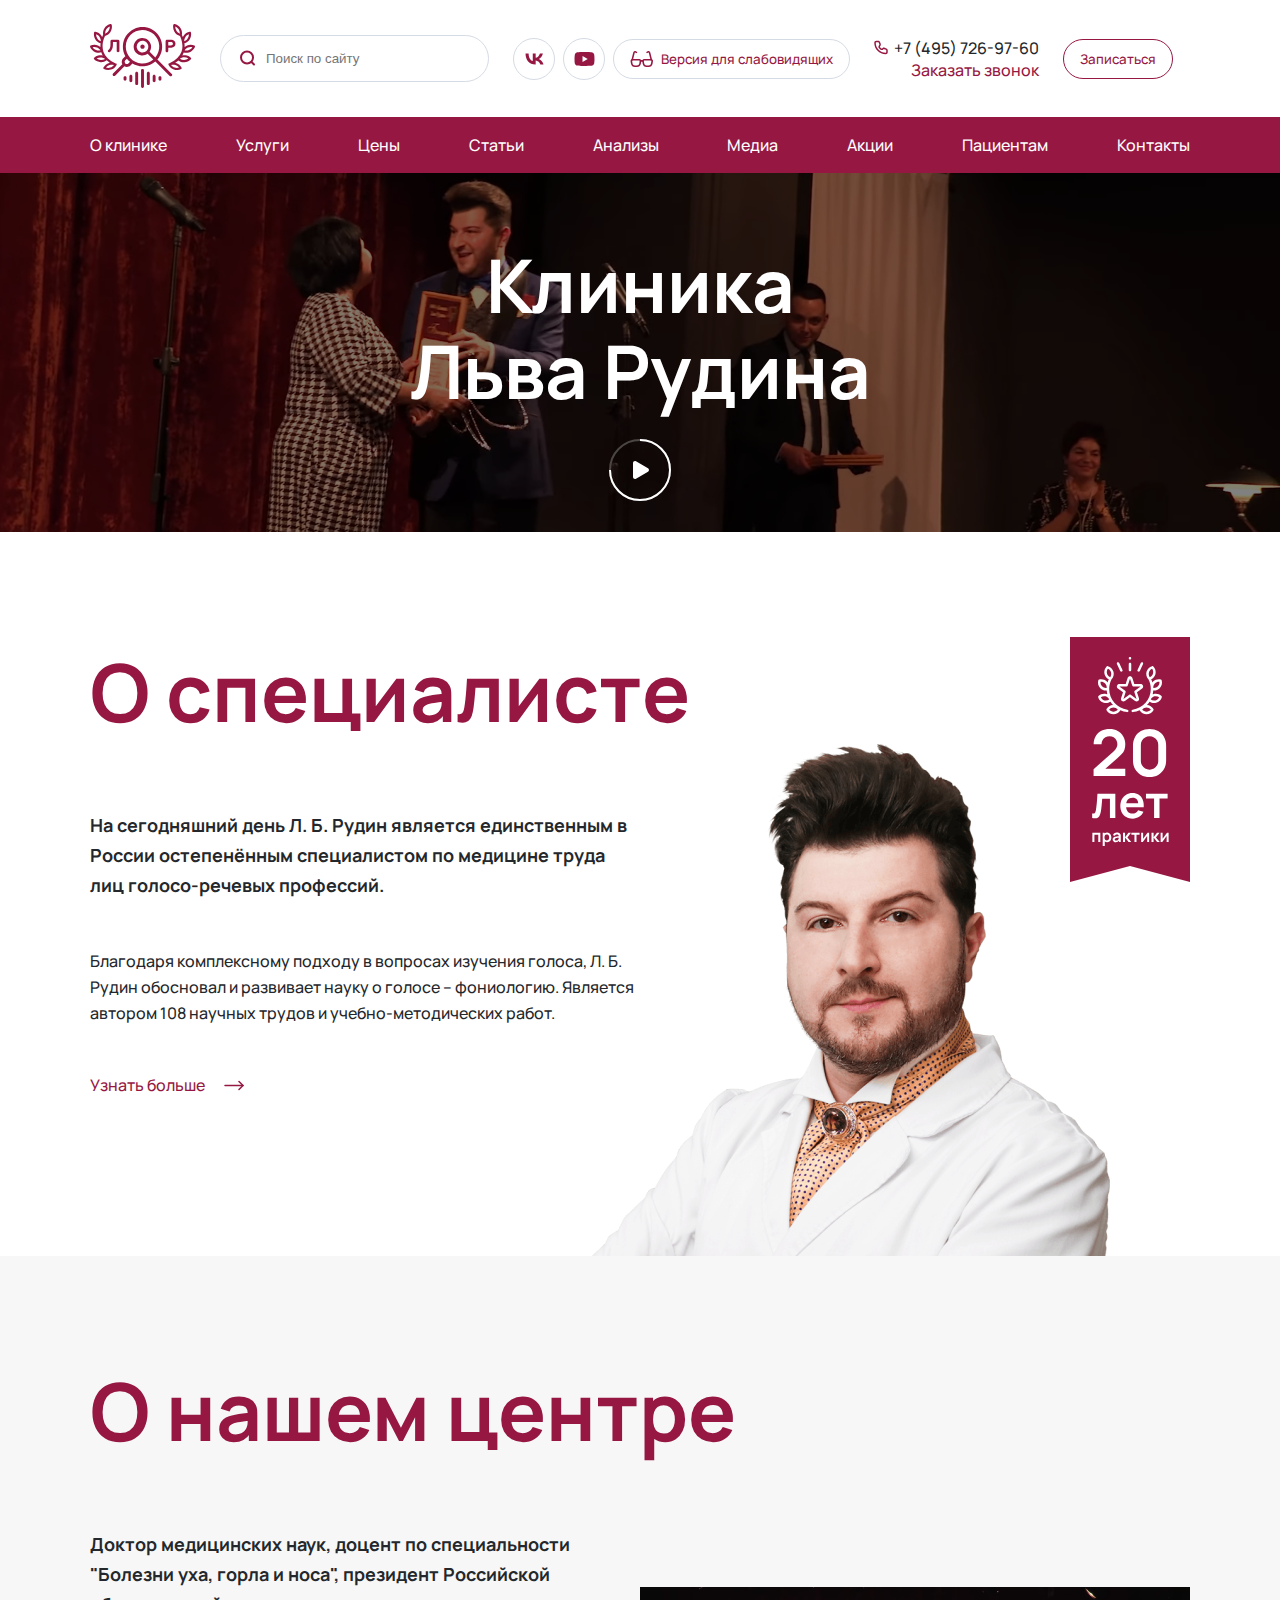
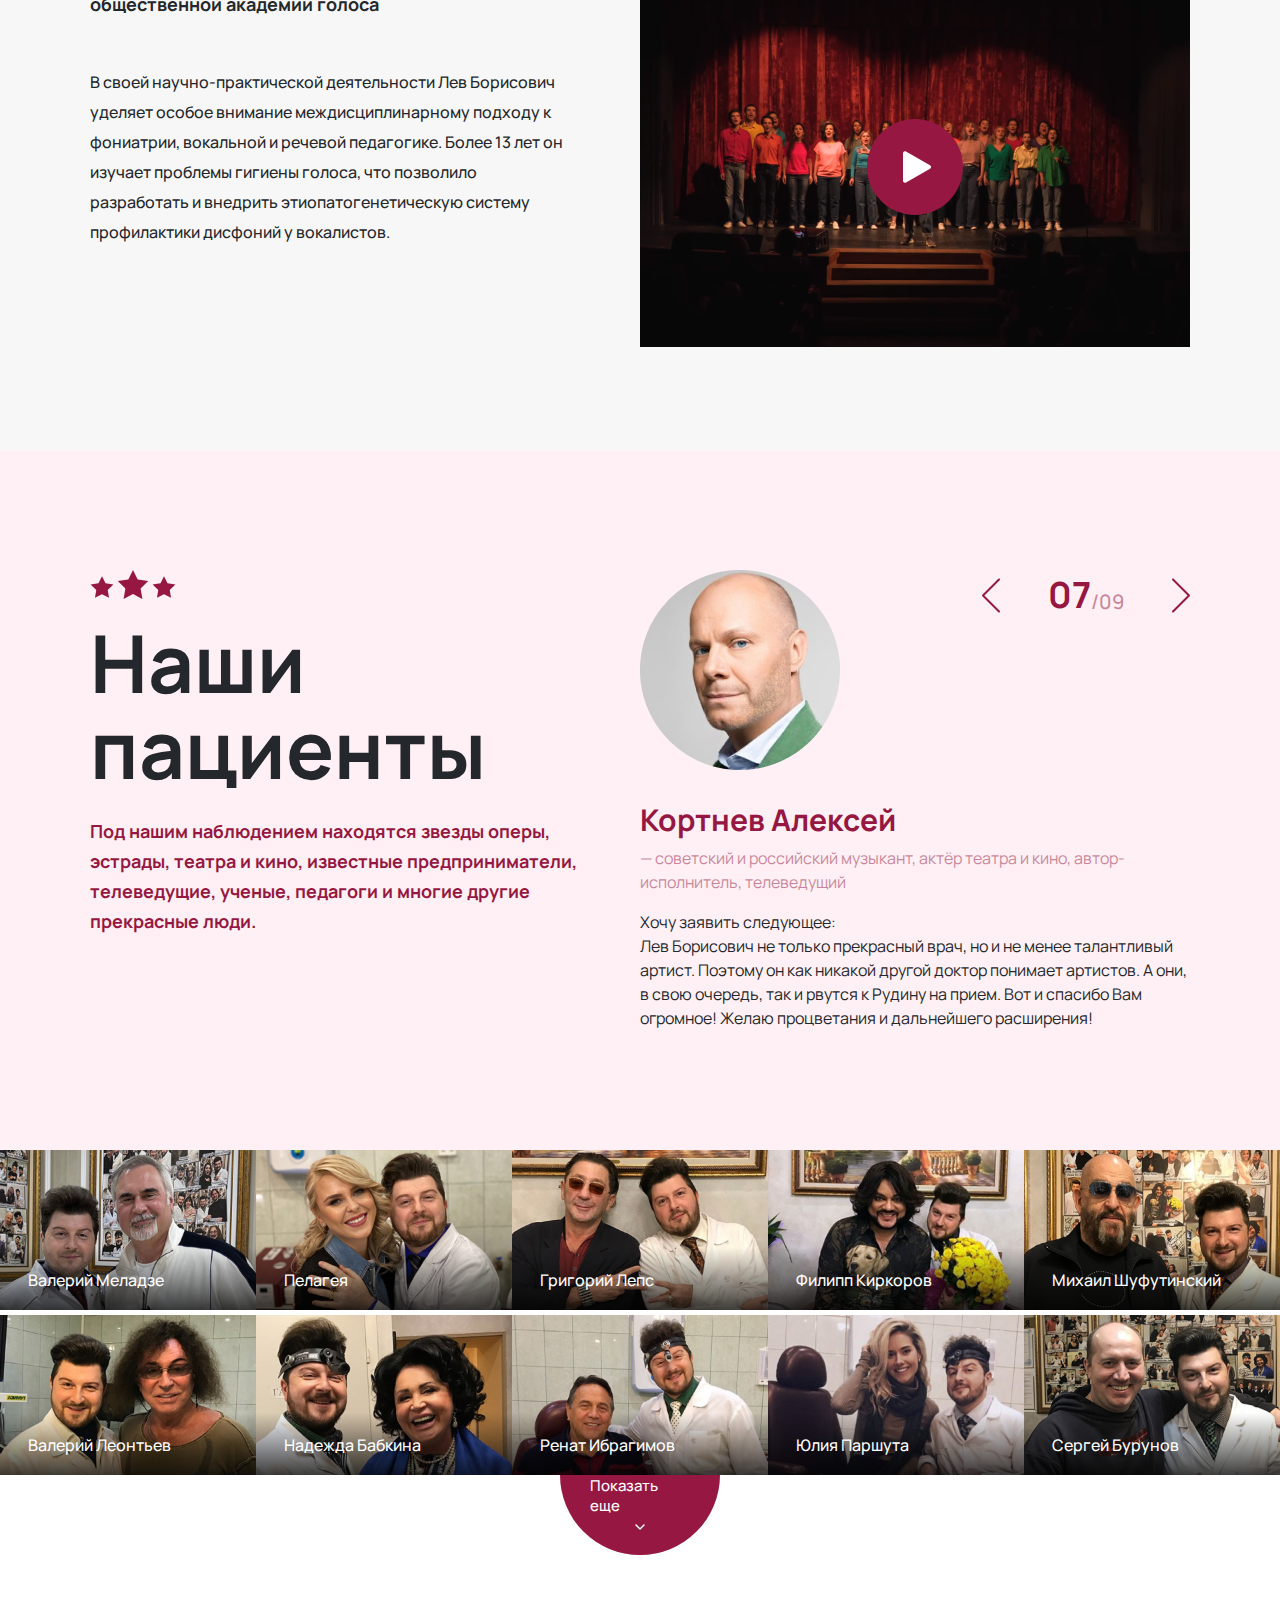
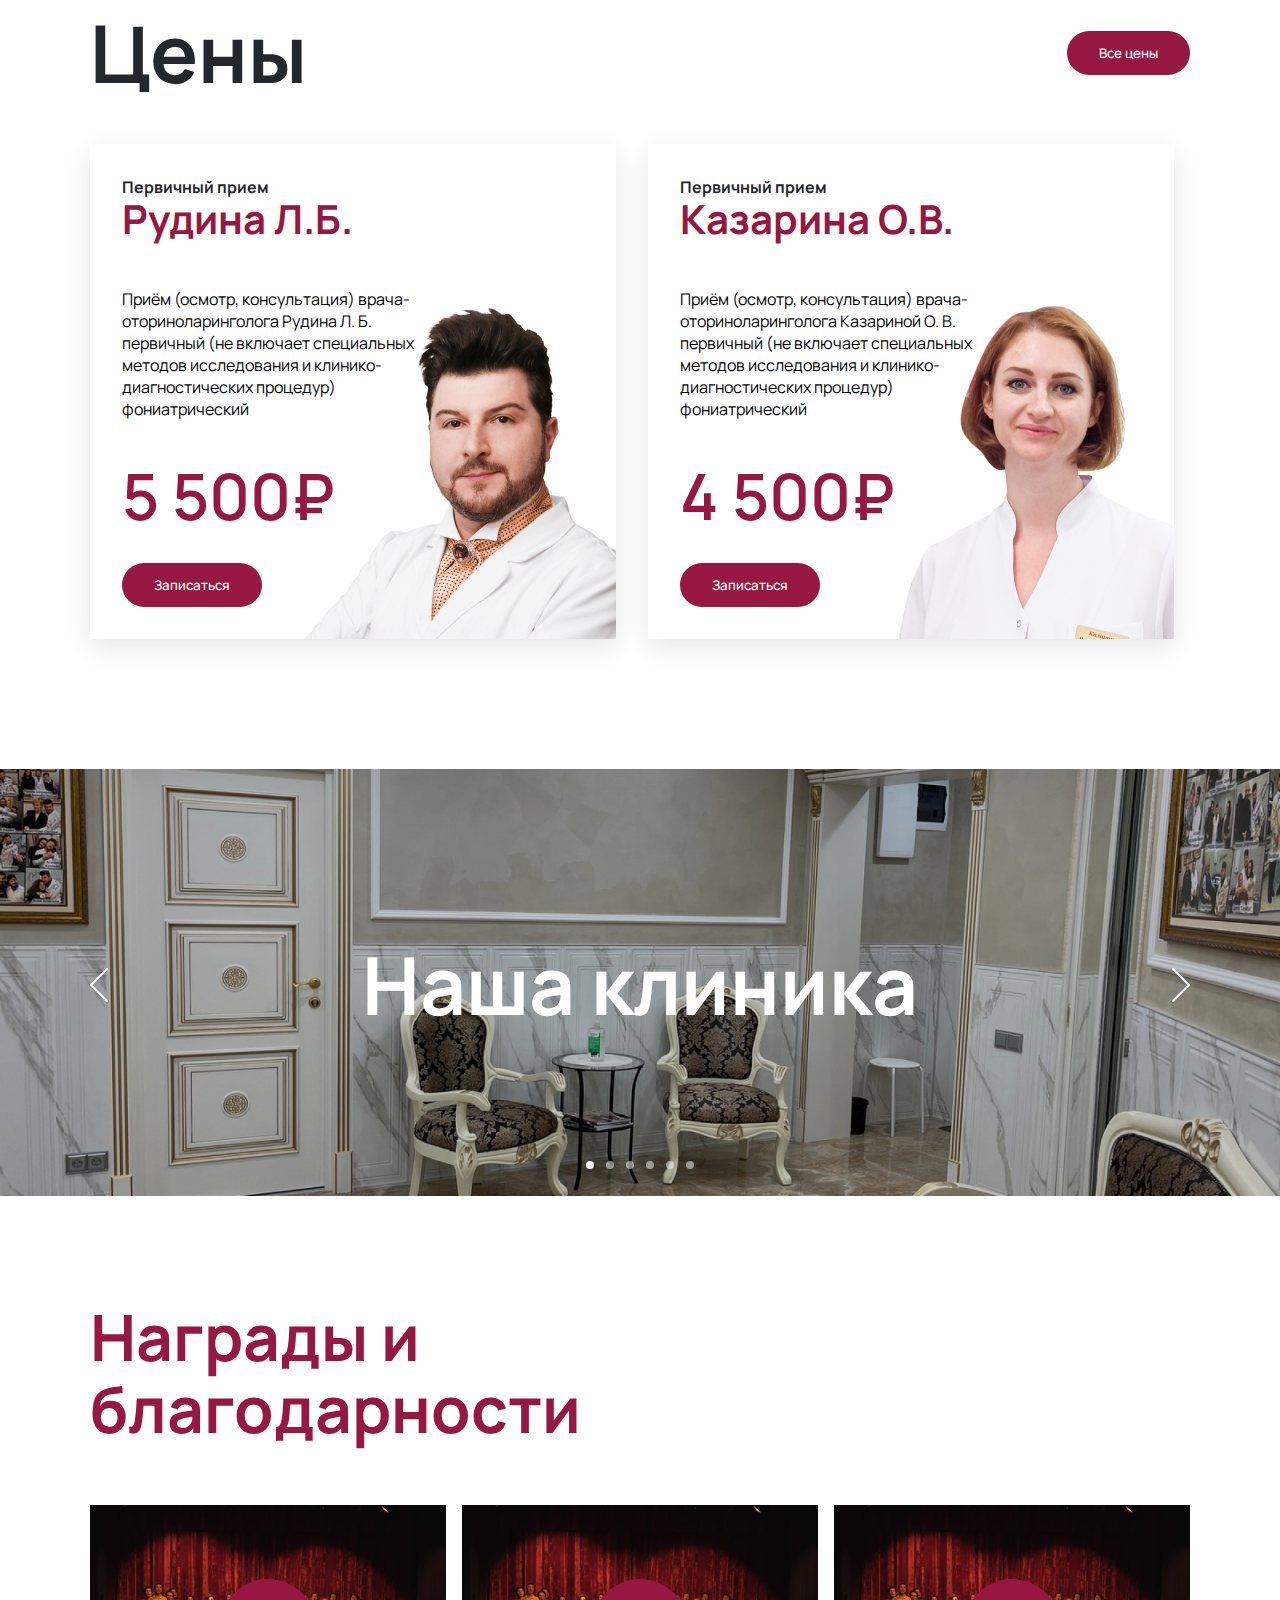
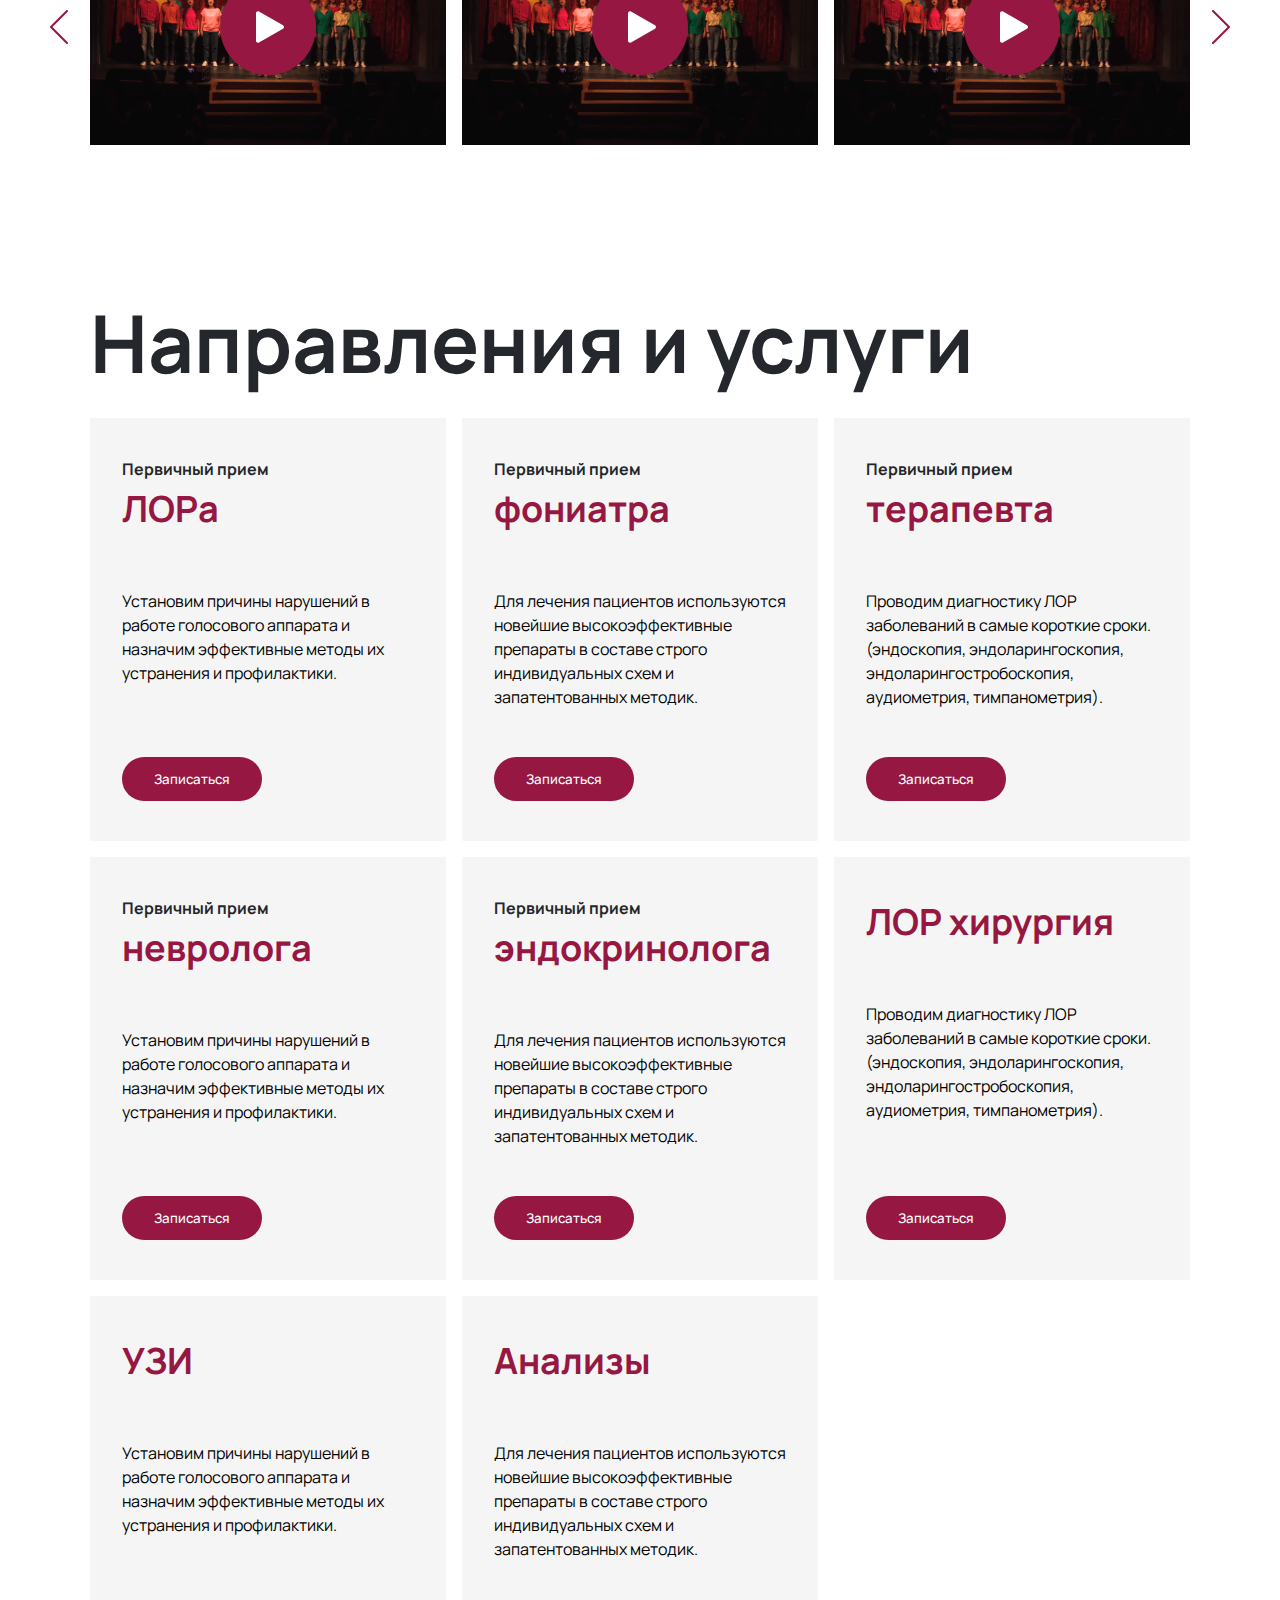
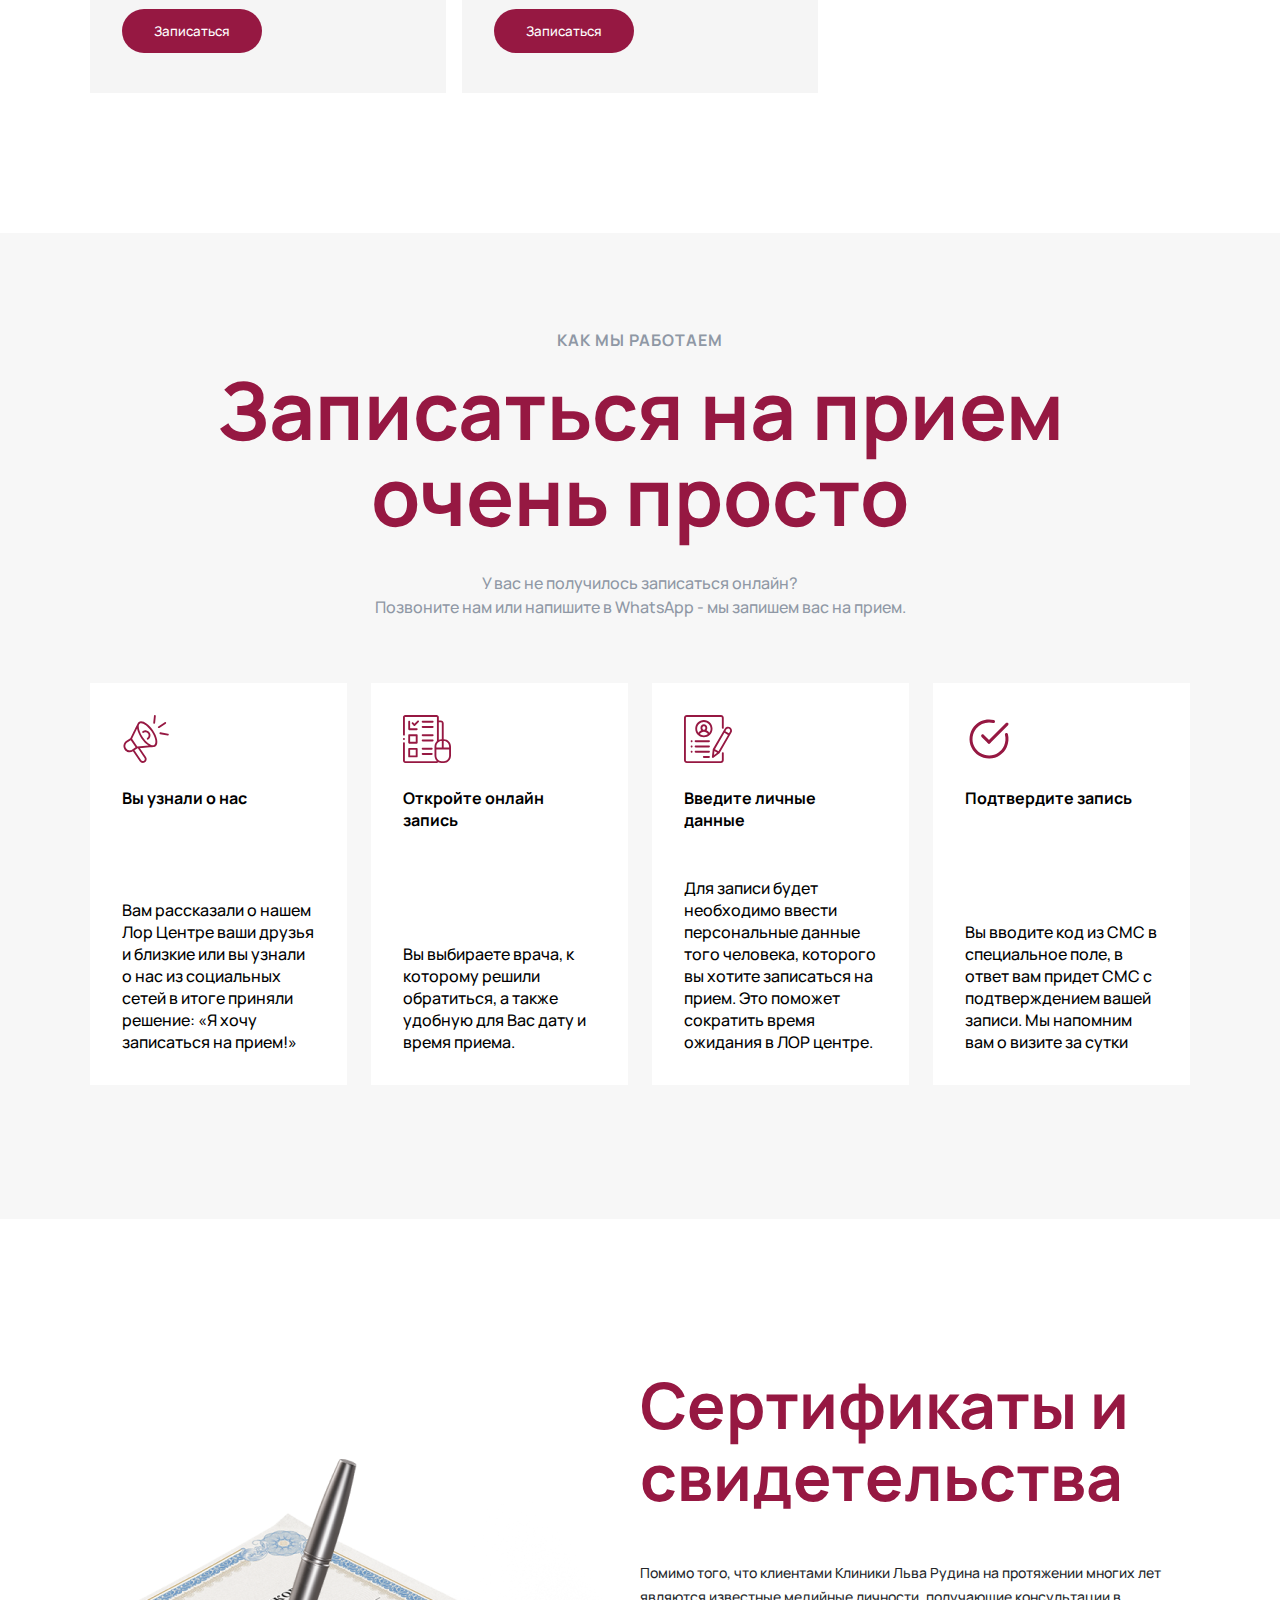
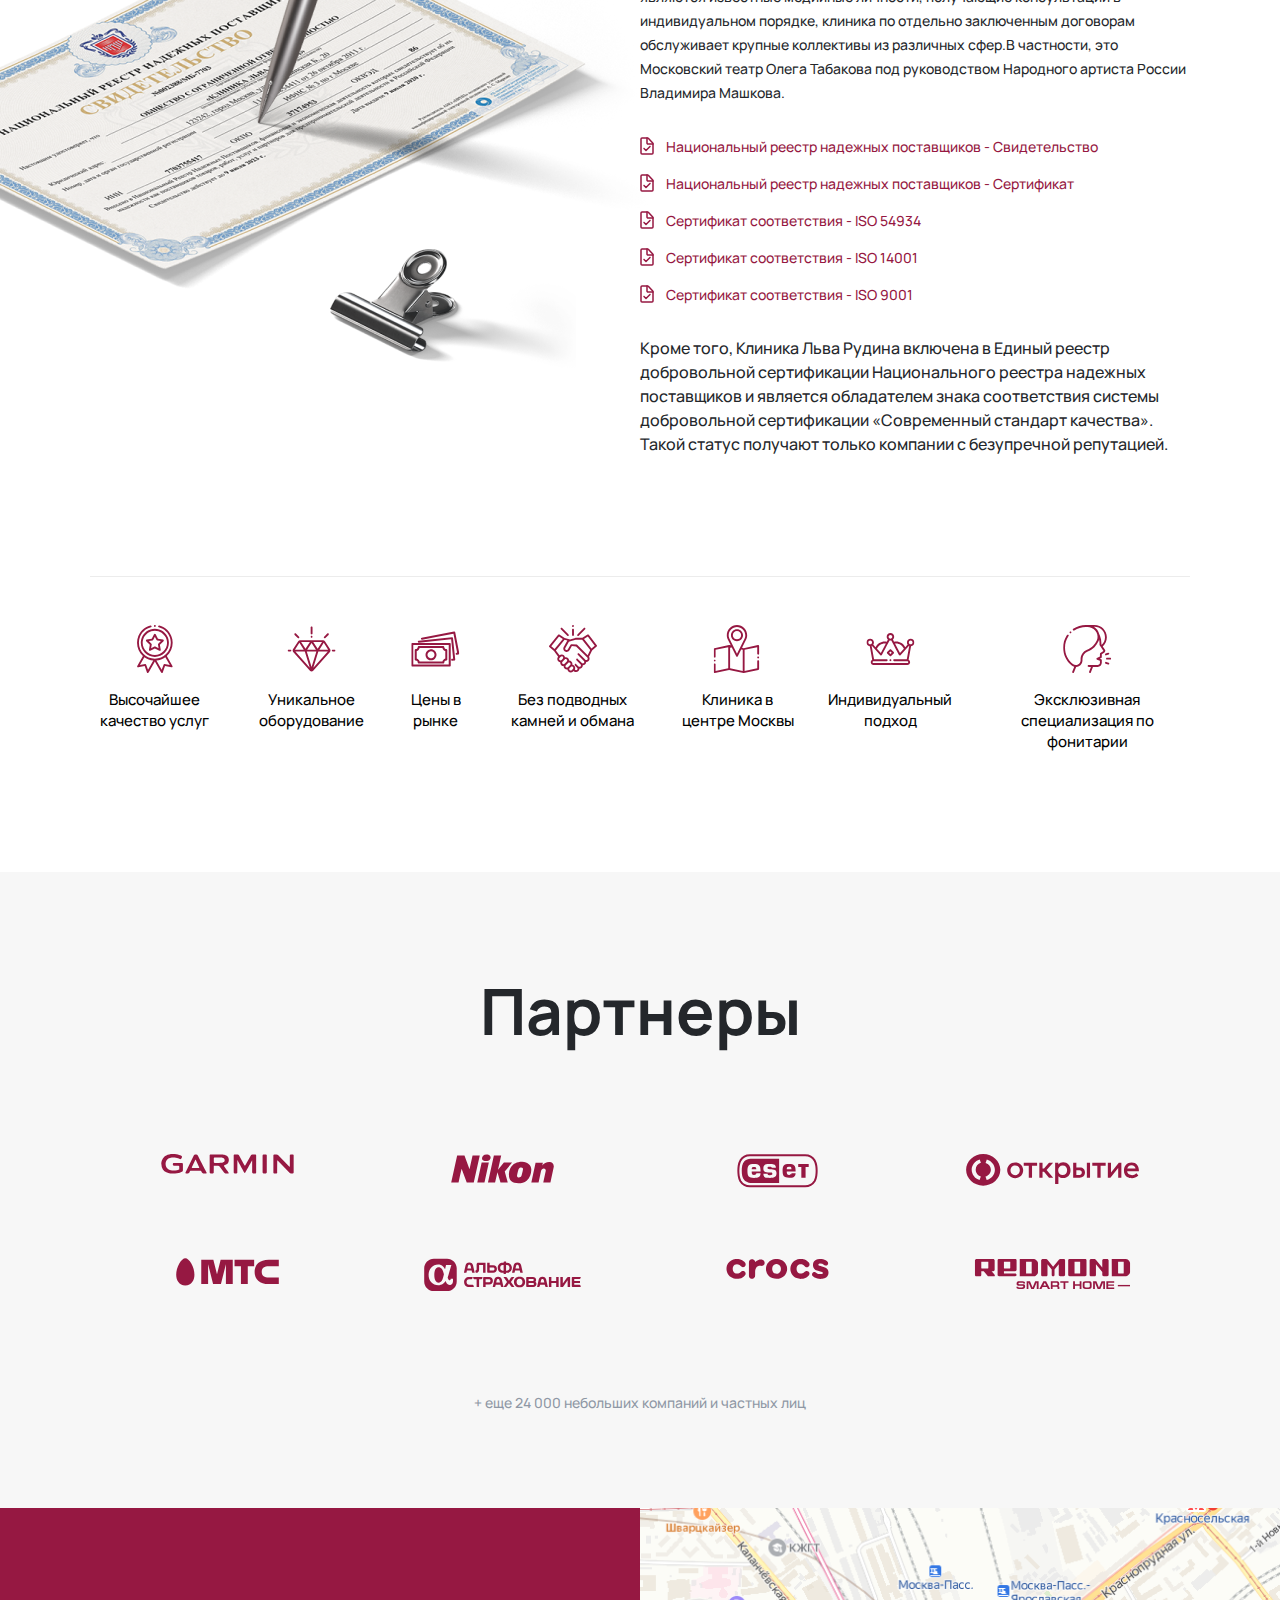
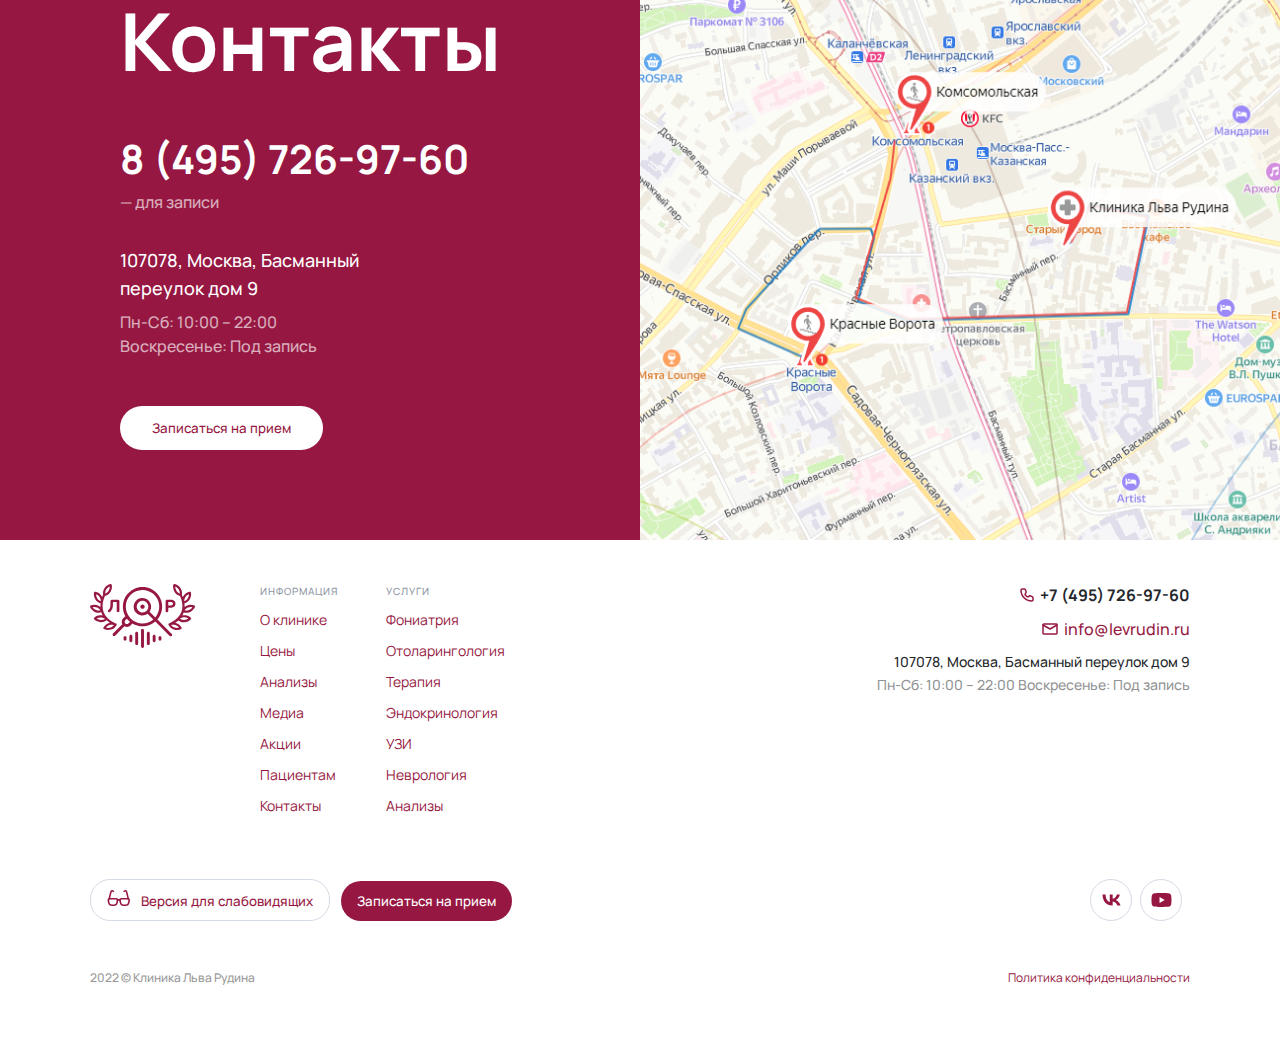
<file: index.html>
<!doctype html>
<html lang="ru">
<head>
  <meta charset="UTF-8">
  <meta name="viewport"
        content="width=device-width, user-scalable=no, initial-scale=1.0, maximum-scale=1.0, minimum-scale=1.0">
  <meta http-equiv="X-UA-Compatible" content="ie=edge">
  <link rel="preconnect" href="https://fonts.googleapis.com">
  <link rel="preconnect" href="https://fonts.gstatic.com" crossorigin>
  <link href="https://fonts.googleapis.com/css2?family=Manrope:wght@400;500;600;700&display=swap" rel="stylesheet">
  <link rel="stylesheet" href="styles/main.css">
  <title>Клиника Льва Рудина</title>
</head>
<body>
<div class="main">
  <header class="main-header">
    <div class="main-header-images">
      <a href="./pages/hamburger.html" style="margin-top: 15px">
        <img src="images/hamburger.svg" alt="hamburger" class="main-header-hamburger-mobile">
      </a>
      <a href="pages/main.html">
        <img src="images/logo_mobile.svg" alt="logo" class="main-header-logo-mobile">
      </a>
    </div>
    <a href="./pages/main.html">
      <img src="images/logo.svg" alt="logo" class="main-logo">
    </a>
    <div class="main-input-wrapper">
      <input id="search" type="text" class="main-input" placeholder="Поиск по сайту">
      <label for="search" class="main-input-label">
        <img src="images/search.svg" alt="search" class="main-input-image">
      </label>
    </div>
    <div class="main-header-links">
      <a href="#">
        <div class="main-contact">
          <div class="main-contact-image-wrapper">
            <img src="images/vk.svg" alt="vk" class="main-contact-image">
          </div>
        </div>
      </a>
      <a href="#">
        <div class="main-contact">
          <div class="main-contact-image-wrapper">
            <img src="images/youtube.svg" alt="vk" class="main-contact-image">
          </div>
        </div>
      </a>
    </div>
    <div class="main-button-wrapper">
      <button class="main-button">
        <img src="images/glasses.svg" alt="glasses" class="main-button-glasses">
        <span class="main-button-text">Версия для слабовидящих</span>
      </button>
    </div>
    <div class="main-call">
      <div class="main-number">
        <img src="images/phone.svg" alt="phone" class="main-number-image">
        <span class="main-number-text">+7 (495) 726-97-60</span>
      </div>
      <span class="main-button-text main-call-text">
          Заказать звонок
        </span>
    </div>
    <button class="main-button main-record-button">
      <span class="main-header-record-text">Записаться</span>
    </button>
    <div class="main-header-images">
      <img src="images/phone_mobile.svg" alt="phone" class="main-header-phone-mobile">
      <img src="images/search_mobile.svg" alt="search" class="main-header-search-mobile">
    </div>
  </header>
</div>
<div class="main-navbar">
  <div class="main">
    <div class="main-navbar-list">
      <a href="./pages/main.html" class="main-navbar-item">
        <span>О клинике</span>
      </a>
      <a href="./pages/services.html" class="main-navbar-item">
        <span>Услуги</span>
      </a>
      <a href="./pages/prices.html" class="main-navbar-item">
        <span>Цены</span>
      </a>
      <a href="./pages/article.html" class="main-navbar-item">
        <span>Статьи</span>
      </a>
      <a href="#" class="main-navbar-item">
        <span>Анализы</span>
      </a>
      <a href="#" class="main-navbar-item">
        <span>Медиа</span>
      </a>
      <a href="#" class="main-navbar-item">
        <span>Акции</span>
      </a>
      <a href="#" class="main-navbar-item">
        <span>Пациентам</span>
      </a>
      <a href="./pages/doctors.html" class="main-navbar-item">
        <span>Контакты</span>
      </a>
    </div>
  </div>
</div>
<main class="main-image-wrapper">
  <img src="images/main_photo.png" alt="main" class="main-image">
  <h1 class="main-title">Клиника Льва Рудина</h1>
  <img class="main-play-image" src="images/play.svg" alt="play">
</main>
<div class="main">
  <section class="main-about">
    <img src="images/flag.svg" alt="flag" class="main-flag-image">
    <div class="main-about-photo">
      <img src="images/main_rudin.png" alt="rudin" class="main-rudin-image">
    </div>
    <h2 class="main-about-title">О специалисте</h2>
    <div class="main-about-info">
      <h4 class="main-about-topic">
        На сегодняшний день Л. Б. Рудин является единственным в России остепенённым специалистом по медицине труда лиц голосо-речевых профессий.
      </h4>
      <span class="main-about-description">
        Благодаря комплексному подходу в вопросах изучения голоса, Л. Б. Рудин обосновал и развивает науку о голосе – фониологию. Является автором 108 научных трудов и учебно-методических работ.
      </span>
      <div class="main-about-link">
        <span class="main-about-text">Узнать больше</span>
        <img src="images/arrow.svg" alt="arrow" class="main-about-arrow">
      </div>
    </div>
  </section>
</div>
<section class="main-centre">
  <div class="main">
    <h2 class="main-about-title">О нашем центре</h2>
    <div class="main-about-info main-centre-info">
      <h4 class="main-about-topic">
        Доктор медицинских наук, доцент по специальности "Болезни уха, горла и носа", президент Российской общественной академии голоса
      </h4>
      <span class="main-about-description main-centre-description">
        В своей научно-практической деятельности Лев Борисович уделяет особое внимание междисциплинарному подходу к фониатрии, вокальной и речевой педагогике. Более 13 лет он изучает проблемы гигиены голоса, что позволило разработать и внедрить этиопатогенетическую систему профилактики дисфоний у вокалистов.
      </span>
    </div>
    <div class="main-centre-videos">
      <div class="main-centre-video-wrapper">
        <img src="images/children.png" alt="video" class="main-centre-video">
        <img src="images/play_children.svg" alt="play" class="main-centre-video-play">
      </div>
    </div>
  </div>
</section>
<div class="main-centre-videos main-centre-mobile-videos">
  <div class="main-centre-video-wrapper">
    <img src="images/children.png" alt="video" class="main-centre-video">
    <img src="images/play_children.svg" alt="play" class="main-centre-video-play">
  </div>
</div>
<section class="main-patients">
  <div class="main">
    <div class="main-patients-container">
      <div class="main-patients-left-panel">
        <div class="main-patients-stars">
          <img src="images/star.svg" alt="star" class="main-patients-small-star">
          <img src="images/star.svg" alt="star" class="main-patients-big-star">
          <img src="images/star.svg" alt="star" class="main-patients-small-star">
        </div>
        <h2 class="main-about-title main-patients-title">Наши пациенты</h2>
        <h4 class="main-about-topic main-patients-description">
          Под нашим наблюдением находятся звезды оперы, эстрады, театра и кино, известные предприниматели, телеведущие, ученые, педагоги и многие другие прекрасные люди.
        </h4>
      </div>
      <div class="main-patients-right-panel">
        <div class="main-patients-header">
          <div class="main-patients-avatar-wrapper">
            <img src="images/arrow_left.svg" alt="arrow" class="main-patients-arrow">
            <img src="images/avatar.png" alt="avatar" class="main-patients-mobile-avatar">
            <img src="images/arrow_right.svg" alt="arrow" class="main-patients-arrow">
          </div>
          <img src="images/avatar.png" alt="avatar" class="main-patients-avatar">
          <div class="main-patients-slider">
            <img src="images/arrow_left.svg" alt="arrow" class="main-patients-arrow">
            <div class="main-patients-amount">
              <h2 class="main-patients-avatar-number">07</h2>
              <span class="main-patients-avatar-amount">/09</span>
            </div>
            <img src="images/arrow_right.svg" alt="arrow" class="main-patients-arrow">
          </div>
        </div>
        <h3 class="main-patients-avatar-title">Кортнев Алексей </h3>
        <span class="main-patients-avatar-topic"> — советский и российский музыкант, актёр театра и кино, автор-исполнитель, телеведущий </span>
        <span class="main-about-description main-patients-avatar-description main-patients-mobile-avatar-description">Хочу заявить следующее:</span>
        <span class="main-about-description main-patients-avatar-description">
            Лев Борисович не только прекрасный врач, но и не менее талантливый артист. Поэтому он как никакой другой доктор понимает артистов. А они, в свою очередь, так и рвутся к Рудину на прием. Вот и спасибо Вам огромное! Желаю процветания и дальнейшего расширения!
        </span>
      </div>
    </div>
  </div>
</section>
<section class="main-patients-images">
  <div class="main-patients-cards">
    <div class="main-patients-card">
      <img src="images/meladze.png" alt="meladze" class="main-patients-image">
      <span class="main-patients-images-text">Валерий Меладзе</span>
    </div>
    <div class="main-patients-card">
      <img src="images/palageya.png" alt="meladze" class="main-patients-image">
      <span class="main-patients-images-text">Пелагея</span>
    </div>
    <div class="main-patients-card">
      <img src="images/leps.png" alt="meladze" class="main-patients-image">
      <span class="main-patients-images-text">Григорий Лепс</span>
    </div>
    <div class="main-patients-card">
      <img src="images/kirkorov.png" alt="meladze" class="main-patients-image">
      <span class="main-patients-images-text">Филипп Киркоров</span>
    </div>
    <div class="main-patients-card">
      <img src="images/shafutinsky.png" alt="meladze" class="main-patients-image">
      <span class="main-patients-images-text">Михаил Шуфутинский</span>
    </div>
    <div class="main-patients-card">
      <img src="images/leon.png" alt="meladze" class="main-patients-image">
      <span class="main-patients-images-text">Валерий Леонтьев</span>
    </div>
    <div class="main-patients-card">
      <img src="images/babkina.png" alt="meladze" class="main-patients-image">
      <span class="main-patients-images-text">Надежда Бабкина</span>
    </div>
    <div class="main-patients-card">
      <img src="images/ibragimov.png" alt="meladze" class="main-patients-image">
      <span class="main-patients-images-text">Ренат Ибрагимов</span>
    </div>
    <div class="main-patients-card">
      <img src="images/parshuta.png" alt="meladze" class="main-patients-image">
      <span class="main-patients-images-text">Юлия Паршута</span>
    </div>
    <div class="main-patients-card">
      <img src="images/burunov.png" alt="meladze" class="main-patients-image">
      <span class="main-patients-images-text">Сергей Бурунов</span>
    </div>
  </div>
  <div class="main-patients-card-mobile">
    <div class="main-patients-card">
      <img src="images/left_mobile_arrow.svg" alt="arrow" class="main-patients-left-arrow">
      <img src="images/meladze.png" alt="meladze" class="main-patients-image">
      <span class="main-patients-images-text">Валерий Меладзе</span>
      <img src="images/right_mobile_arrow.svg" alt="arrow" class="main-patients-right-arrow">
    </div>
  </div>
  <div class="main-patients-more-wrapper">
    <div class="main-patients-more">
      <img src="images/circle.svg" alt="circle">
      <div class="main-patients-more-content">
        <span class="main-patients-more-text">Показать еще</span>
        <div class="main-patients-more-cross-wrapper">
          <img src="images/cross.svg" alt="cross" class="main-patients-more-cross">
        </div>
      </div>
    </div>
  </div>
</section>
<section class="main main-prices">
  <div class="main-prices-header">
    <h2 class="main-about-title main-prices-title">Цены</h2>
    <button class="main-prices-button">
      <span class="main-prices-button-text">Все цены</span>
    </button>
  </div>
  <div class="main-prices-cards">
    <div class="main-prices-card">
      <span class="main-prices-card-topic">Первичный прием</span>
      <h3 class="main-prices-card-title">Рудина Л.Б.</h3>
      <div class="main-prices-card-image-wrapper">
        <img src="images/rudin_new.png" alt="rudin" class="main-prices-card-image">
      </div>
      <span class="main-prices-card-description">
          Приём (осмотр, консультация) врача-оториноларинголога Рудина Л. Б. первичный (не включает специальных методов
          исследования и клинико-диагностических процедур) фониатрический
        </span>
      <h2 class="main-prices-card-price">5 500₽</h2>
      <div class="main-patients-button-wrapper">
        <button class="main-prices-button main-patients-button">
          <span class="main-prices-button-text">Записаться</span>
        </button>
      </div>
    </div>
    <div class="main-prices-card">
      <span class="main-prices-card-topic">Первичный прием</span>
      <h3 class="main-prices-card-title">Казарина О.В.</h3>
      <div class="main-prices-card-image-wrapper">
        <img src="images/kazarina.png" alt="kazarina" class="main-prices-card-image">
      </div>
      <span class="main-prices-card-description">
          Приём (осмотр, консультация) врача-оториноларинголога Казариной О. В. первичный (не включает специальных
          методов исследования и клинико-диагностических процедур) фониатрический
        </span>
      <h2 class="main-prices-card-price">4 500₽</h2>
      <div class="main-patients-button-wrapper">
        <button class="main-prices-button main-patients-button">
          <span class="main-prices-button-text">Записаться</span>
        </button>
      </div>
    </div>
  </div>
</section>
<section class="main-clinic">
  <img src="images/clinic.png" alt="clinic" class="main-clinic-image">
  <div class="main main-clinic-content">
    <img src="images/white_left_arrow.svg" alt="left_arrow" class="main-clinic-arrow">
    <img src="images/left_mobile_arrow.svg" alt="left_arrow" class="main-clinic-mobile-arrow main-clinic-mobile-left-arrow">
    <h2 class="main-clinic-title">Наша клиника</h2>
    <img src="images/white_right_arrow.svg" alt="right_arrow" class="main-clinic-arrow">
    <img src="images/right_mobile_arrow.svg" alt="right_arrow" class="main-clinic-mobile-arrow main-clinic-mobile-right-arrow">
  </div>
  <img src="images/pagination.svg" alt="pagination" class="main-clinic-pagination">
</section>
<section class="main">
  <div class="main-awards">
    <h2 class="main-awards-title">Награды и благодарности</h2>
    <div class="main-awards-cards">
      <img src="images/arrow_left.svg" alt="arrow_left" class="main-awards-left-arrow">
      <div class="main-awards-card">
        <img src="images/video.png" alt="video" class="main-awards-video">
        <img src="images/play_video.svg" alt="video_play" class="main-awards-video-play">
      </div>
      <div class="main-awards-card">
        <img src="images/video.png" alt="video" class="main-awards-video">
        <img src="images/play_video.svg" alt="video_play" class="main-awards-video-play">
      </div>
      <div class="main-awards-card">
        <img src="images/video.png" alt="video" class="main-awards-video">
        <img src="images/play_video.svg" alt="video_play" class="main-awards-video-play">
      </div>
      <img src="images/arrow_right.svg" alt="arrow_right" class="main-awards-right-arrow">
    </div>
  </div>
  <div class="main-awards-cards main-awards-mobile-cards">
    <div class="main-awards-card">
      <img src="images/left_mobile_arrow.svg" alt="left_arrow" class="main-awards-mobile-left-arrow">
      <img src="images/video.png" alt="video" class="main-awards-video">
      <img src="images/play_video.svg" alt="video_play" class="main-awards-video-play">
      <img src="images/right_mobile_arrow.svg" alt="right_arrow" class="main-awards-mobile-right-arrow">
    </div>
  </div>
</section>
<section class="main main-services">
  <h2 class="main-services-title">Направления и услуги</h2>
  <div class="main-services-cards">
    <div class="main-services-card">
      <span class="main-prices-card-topic">Первичный прием</span>
      <h3 class="main-services-card-title">ЛОРа</h3>
      <span class="main-services-card-description">
          Установим причины нарушений в работе голосового аппарата и назначим эффективные методы их устранения и профилактики.
        </span>
      <button class="main-prices-button main-services-button">
        <span class="main-prices-button-text">Записаться</span>
      </button>
    </div>
    <div class="main-services-card">
      <span class="main-prices-card-topic">Первичный прием</span>
      <h3 class="main-services-card-title">фониатра</h3>
      <span class="main-services-card-description">
          Для лечения пациентов используются новейшие высокоэффективные препараты в составе строго индивидуальных схем и запатентованных методик.
        </span>
      <button class="main-prices-button main-services-button">
        <span class="main-prices-button-text">Записаться</span>
      </button>
    </div>
    <div class="main-services-card">
      <span class="main-prices-card-topic">Первичный прием</span>
      <h3 class="main-services-card-title">терапевта</h3>
      <span class="main-services-card-description">
          Проводим диагностику ЛОР заболеваний в самые короткие сроки. (эндоскопия, эндоларингоскопия, эндоларингостробоскопия, аудиометрия, тимпанометрия).
        </span>
      <button class="main-prices-button main-services-button">
        <span class="main-prices-button-text">Записаться</span>
      </button>
    </div>
    <div class="main-services-card">
      <span class="main-prices-card-topic">Первичный прием</span>
      <h3 class="main-services-card-title">невролога</h3>
      <span class="main-services-card-description">
          Установим причины нарушений в работе голосового аппарата и назначим эффективные методы их устранения и профилактики.
        </span>
      <button class="main-prices-button main-services-button">
        <span class="main-prices-button-text">Записаться</span>
      </button>
    </div>
    <div class="main-services-card">
      <span class="main-prices-card-topic">Первичный прием</span>
      <h3 class="main-services-card-title">эндокринолога</h3>
      <span class="main-services-card-description">
          Для лечения пациентов используются новейшие высокоэффективные препараты в составе строго индивидуальных схем и запатентованных методик.
        </span>
      <button class="main-prices-button main-services-button">
        <span class="main-prices-button-text">Записаться</span>
      </button>
    </div>
    <div class="main-services-card">
      <h3 class="main-services-card-title">ЛОР хирургия</h3>
      <span class="main-services-card-description">
          Проводим диагностику ЛОР заболеваний в самые короткие сроки. (эндоскопия, эндоларингоскопия, эндоларингостробоскопия, аудиометрия, тимпанометрия).
        </span>
      <button class="main-prices-button main-services-button">
        <span class="main-prices-button-text">Записаться</span>
      </button>
    </div>
    <div class="main-services-card">
      <h3 class="main-services-card-title">УЗИ</h3>
      <span class="main-services-card-description">
          Установим причины нарушений в работе голосового аппарата и назначим эффективные методы их устранения и профилактики.
        </span>
      <button class="main-prices-button main-services-button">
        <span class="main-prices-button-text">Записаться</span>
      </button>
    </div>
    <div class="main-services-card">
      <h3 class="main-services-card-title">Анализы</h3>
      <span class="main-services-card-description">
          Для лечения пациентов используются новейшие высокоэффективные препараты в составе строго индивидуальных схем и запатентованных методик.
        </span>
      <button class="main-prices-button main-services-button">
        <span class="main-prices-button-text">Записаться</span>
      </button>
    </div>
  </div>
  <div class="main-services-mobile-cards">
    <div class="main-services-card">
      <span class="main-prices-card-topic main-services-card-topic">Первичный прием</span>
      <h3 class="main-services-card-title">ЛОРа</h3>
      <span class="main-services-card-description">
          Установим причины нарушений в работе голосового аппарата и назначим эффективные методы их устранения и профилактики.
        </span>
      <button class="main-prices-button main-patients-button">
        <span class="main-prices-button-text">Записаться</span>
      </button>
    </div>
    <div class="main-services-card">
      <span class="main-prices-card-topic main-services-card-topic">Первичный прием</span>
      <h3 class="main-services-card-title">фониатра</h3>
      <span class="main-services-card-description">
          Для лечения пациентов используются новейшие высокоэффективные препараты в составе строго индивидуальных схем и запатентованных методик.
        </span>
      <button class="main-prices-button main-patients-button">
        <span class="main-prices-button-text">Записаться</span>
      </button>
    </div>
    <div class="main-services-card">
      <span class="main-prices-card-topic main-services-card-topic">Первичный прием</span>
      <h3 class="main-services-card-title">терапевта</h3>
      <span class="main-services-card-description">
          Проводим диагностику ЛОР заболеваний в самые короткие сроки. (эндоскопия, эндоларингоскопия, эндоларингостробоскопия, аудиометрия, тимпанометрия).
        </span>
      <button class="main-prices-button main-patients-button">
        <span class="main-prices-button-text">Записаться</span>
      </button>
    </div>
    <div>
      <button class="main-services-button">
        <span class="main-services-button-text">Все услуги</span>
      </button>
    </div>
  </div>
</section>
<section class="main-register">
  <div class="main">
    <span class="main-register-topic">Как мы работаем</span>
    <h2 class="main-register-title">Записаться на прием
      очень просто</h2>
    <div class="main-register-descriptions">
        <span class="main-register-description">
          У вас не получилось записаться онлайн?
        </span>
      <span class="main-register-description">
          Позвоните нам или напишите в WhatsApp - мы запишем вас на прием.
        </span>
    </div>
    <div class="main-register-cards">
      <div class="main-register-card">
        <img src="images/horn.svg" alt="horn" class="main-register-card-image">
        <h4 class="main-register-card-title">Вы узнали о нас</h4>
        <span class="main-register-card-description">
            Вам рассказали о нашем Лор Центре ваши друзья и близкие или вы узнали о нас из социальных сетей️
            в итоге приняли решение: «Я хочу записаться на прием!»
          </span>
      </div>
      <div class="main-register-card">
        <img src="images/mouse.svg" alt="mouse" class="main-register-card-image">
        <h4 class="main-register-card-title">Откройте онлайн запись</h4>
        <span class="main-register-card-description">
            Вы выбираете врача, к которому решили обратиться, а также удобную для Вас дату и время приема.
          </span>
      </div>
      <div class="main-register-card">
        <img src="images/write.svg" alt="write" class="main-register-card-image">
        <h4 class="main-register-card-title">Введите личные данные</h4>
        <span class="main-register-card-description">
            Для записи будет необходимо ввести персональные данные того человека, которого вы хотите записаться
            на прием. Это поможет сократить время ожидания в ЛОР центре.
          </span>
      </div>
      <div class="main-register-card">
        <img src="images/checked.svg" alt="checked" class="main-register-card-image">
        <h4 class="main-register-card-title">Подтвердите запись</h4>
        <span class="main-register-card-description">
            Вы вводите код из СМС в специальное поле, в ответ вам придет СМС с подтверждением вашей записи.
            Мы напомним вам о визите за сутки
          </span>
      </div>
    </div>
  </div>
</section>
<section class="main">
  <div class="main-certificate-image-wrapper">
    <img src="images/certificate_all.png" alt="certificate" class="main-certificate-image">
  </div>
  <div class="main-certificates">
    <div class="main-certificates-container">
      <img src="images/certificate.png" alt="certificate" class="main-certificate">
      <img src="images/pen.png" alt="pen" class="main-pen">
      <img src="images/buldog.png" alt="buldog" class="main-buldog">
      <h2 class="main-certificates-title">Сертификаты и свидетельства</h2>
      <span class="main-certificates-description">
          Помимо того, что клиентами Клиники Льва Рудина на протяжении многих лет являются известные медийные личности,
          получающие консультации в индивидуальном порядке, клиника по отдельно заключенным договорам обслуживает крупные
          коллективы из различных сфер.В частности, это Московский театр Олега Табакова под руководством Народного артиста
          России Владимира Машкова.
        </span>
      <div class="main-certificates-file">
        <img src="images/file_checked.svg" alt="file_checked" class="main-certificates-image">
        <span class="main-certificates-text">Национальный реестр надежных поставщиков - Свидетельство</span>
      </div>
      <div class="main-certificates-file">
        <img src="images/file_checked.svg" alt="file_checked" class="main-certificates-image">
        <span class="main-certificates-text">Национальный реестр надежных поставщиков - Cертификат</span>
      </div>
      <div class="main-certificates-file">
        <img src="images/file_checked.svg" alt="file_checked" class="main-certificates-image">
        <span class="main-certificates-text">Cертификат соответствия - ISO 54934</span>
      </div>
      <div class="main-certificates-file">
        <img src="images/file_checked.svg" alt="file_checked" class="main-certificates-image">
        <span class="main-certificates-text">Cертификат соответствия - ISO 14001</span>
      </div>
      <div class="main-certificates-file">
        <img src="images/file_checked.svg" alt="file_checked" class="main-certificates-image">
        <span class="main-certificates-text">Cертификат соответствия - ISO 9001</span>
      </div>
      <span class="main-certificates-secondary-description">
          Кроме того, Клиника Льва Рудина включена в Единый реестр добровольной сертификации Национального реестра
          надежных поставщиков и является обладателем знака соответствия системы добровольной сертификации
          «Современный стандарт качества». Такой статус получают только компании с безупречной репутацией.
        </span>
    </div>
  </div>
  <div class="main-certificates-divider"></div>
  <div class="main-certificates-cards">
    <div class="main-certificates-card">
      <div class="main-certificates-image-wrapper">
        <img src="images/great.svg" alt="great" class="main-certificates-card-image">
      </div>
      <span class="main-certificates-topic">Высочайшее качество услуг</span>
    </div>
    <div class="main-certificates-card">
      <div class="main-certificates-image-wrapper">
        <img src="images/diamond.svg" alt="great" class="main-certificates-card-image">
      </div>
      <span class="main-certificates-topic">Уникальное оборудование</span>
    </div>
    <div class="main-certificates-card">
      <div class="main-certificates-image-wrapper">
        <img src="images/money.svg" alt="great" class="main-certificates-card-image">
      </div>
      <span class="main-certificates-topic">Цены в рынке</span>
    </div>
    <div class="main-certificates-card">
      <div class="main-certificates-image-wrapper">
        <img src="images/support.svg" alt="great" class="main-certificates-card-image">
      </div>
      <span class="main-certificates-topic">Без подводных камней и обмана</span>
    </div>
    <div class="main-certificates-card">
      <div class="main-certificates-image-wrapper">
        <img src="images/map.svg" alt="great" class="main-certificates-card-image">
      </div>
      <span class="main-certificates-topic">Клиника в центре Москвы</span>
    </div>
    <div class="main-certificates-card">
      <div class="main-certificates-image-wrapper">
        <img src="images/king.svg" alt="great" class="main-certificates-card-image">
      </div>
      <span class="main-certificates-topic">Индивидуальный подход</span>
    </div>
    <div class="main-certificates-card">
      <div class="main-certificates-image-wrapper">
        <img src="images/head.svg" alt="great" class="main-certificates-card-image">
      </div>
      <span class="main-certificates-topic">Эксклюзивная специализация по фонитарии</span>
    </div>
  </div>
</section>
<section class="main-partners">
  <div class="main">
    <h2 class="main-partners-title">Партнеры</h2>
    <div class="main-partners-companies">
      <div class="main-partners-company">
        <img src="images/garmin.svg" alt="garmin" class="main-partners-image">
      </div>
      <div class="main-partners-company">
        <img src="images/nikon.svg" alt="nikon" class="main-partners-image">
      </div>
      <div class="main-partners-company">
        <img src="images/eset.svg" alt="eset" class="main-partners-image">
      </div>
      <div class="main-partners-company">
        <img src="images/openru.svg" alt="openru" class="main-partners-image">
      </div>
      <div class="main-partners-company">
        <img src="images/mts.svg" alt="mts" class="main-partners-image">
      </div>
      <div class="main-partners-company">
        <img src="images/alfa.svg" alt="alfa" class="main-partners-image">
      </div>
      <div class="main-partners-company">
        <img src="images/crocs.svg" alt="crocs" class="main-partners-image">
      </div>
      <div class="main-partners-company">
        <img src="images/redmond.svg" alt="redmond" class="main-partners-image">
      </div>
    </div>
    <span class="main-partners-description">+ еще 24 000 небольших компаний и частных лиц</span>
  </div>
</section>
<section class="main-contacts">
  <div class="main-contacts-content">
    <h2 class="main-contacts-title">Контакты</h2>
    <h4 class="main-contacts-number">8 (495) 726-97-60</h4>
    <span class="main-contacts-description">— для записи</span>
    <span class="main-contacts-address">107078, Москва, Басманный переулок дом 9</span>
    <span class="main-contacts-time">Пн-Сб: 10:00 – 22:00 Воскресенье: Под запись</span>
    <button class="main-contacts-button">
      <span class="main-contacts-button-text">Записаться на прием</span>
    </button>
  </div>
  <div class="main-contacts-google-map">
    <img src="images/google_map.png" alt="google_map" class="main-contacts-google-map-image">
  </div>
</section>
<footer class="main main-footer">
  <div class="main-footer-content">
    <div class="main-footer-content-wrapper">
      <div class="main-footer-info-wrapper">
        <img src="images/logo.svg" alt="logo" class="main-footer-info-logo">
        <div class="main-footer-info">
          <span class="main-footer-info-title">Информация</span>
          <a href="#" class="main-footer-info-link">О клинике</a>
          <a href="#" class="main-footer-info-link">Цены</a>
          <a href="#" class="main-footer-info-link">Анализы</a>
          <a href="#" class="main-footer-info-link">Медиа</a>
          <a href="#" class="main-footer-info-link">Акции</a>
          <a href="#" class="main-footer-info-link">Пациентам</a>
          <a href="#" class="main-footer-info-link">Контакты</a>
        </div>
        <div class="main-footer-info">
          <span class="main-footer-info-title">Услуги</span>
          <a href="#" class="main-footer-info-link">Фониатрия</a>
          <a href="#" class="main-footer-info-link">Отоларингология</a>
          <a href="#" class="main-footer-info-link">Терапия</a>
          <a href="#" class="main-footer-info-link">Эндокринология</a>
          <a href="#" class="main-footer-info-link">УЗИ</a>
          <a href="#" class="main-footer-info-link">Неврология</a>
          <a href="#" class="main-footer-info-link">Анализы</a>
        </div>
      </div>
      <div class="main-footer-contacts">
        <div class="main-footer-number">
          <img src="images/phone.svg" alt="phone" class="main-footer-number-image">
          <span class="main-footer-number-text">+7 (495) 726-97-60</span>
        </div>
        <div class="main-footer-email">
          <img src="images/email.svg" alt="phone" class="main-footer-email-image">
          <span class="main-footer-email-text">info@levrudin.ru</span>
        </div>
        <span class="main-footer-address">107078, Москва, Басманный переулок дом 9</span>
        <span class="main-footer-time">Пн-Сб: 10:00 – 22:00 Воскресенье: Под запись</span>
      </div>
    </div>
    <div class="main-footer-middle">
      <div class="main-footer-buttons">
        <button class="main-footer-primary-button">
          <span class="main-footer-span">
          <img src="images/glasses.svg" alt="glasses" class="main-button-glasses">
          <span class="main-button-text">Версия для слабовидящих</span>
          </span>
        </button>
        <button class="main-footer-secondary-button">
          <span class="main-footer-secondary-button-text">
            Записаться на прием
          </span>
        </button>
      </div>
      <div class="main-footer-socials">
        <a href="#">
          <div class="main-contact">
            <div class="main-contact-image-wrapper">
              <img src="images/vk.svg" alt="vk" class="main-contact-image">
            </div>
          </div>
        </a>
        <a href="#">
          <div class="main-contact">
            <div class="main-contact-image-wrapper">
              <img src="images/youtube.svg" alt="vk" class="main-contact-image">
            </div>
          </div>
        </a>
      </div>
    </div>
    <div class="main-footer-bottom">
      <span class="main-footer-bottom-copyright">2022 © Клиника Льва Рудина</span>
      <a href="#" class="main-footer-bottom-link">Политика конфиденциальности</a>
    </div>
  </div>
  <div class="main-footer-mobile-content">
    <div class="main-footer-content-mobile-wrapper">
      <div class="main-footer-info-wrapper">
        <img src="images/logo.svg" alt="logo" class="main-footer-info-logo">
        <div class="main-footer-socials">
          <a href="#">
            <div class="main-contact">
              <div class="main-contact-image-wrapper">
                <img src="images/vk.svg" alt="vk" class="main-contact-image">
              </div>
            </div>
          </a>
          <a href="#">
            <div class="main-contact">
              <div class="main-contact-image-wrapper">
                <img src="images/youtube.svg" alt="vk" class="main-contact-image">
              </div>
            </div>
          </a>
        </div>
      </div>
      <div class="main-footer-contacts">
        <div class="main-footer-number">
          <img src="images/phone.svg" alt="phone" class="main-footer-number-image">
          <span class="main-footer-number-text">+7 (495) 726-97-60</span>
        </div>
        <div class="main-footer-email">
          <img src="images/email.svg" alt="phone" class="main-footer-email-image">
          <span class="main-footer-email-text">info@levrudin.ru</span>
        </div>
        <span class="main-footer-address">Москва, Басманный переулок дом 9</span>
        <span class="main-footer-time">Пн-Сб: 10:00 - 22:00, Вс: под запись</span>
      </div>
      <div class="main-footer-links">
        <div class="main-footer-info">
          <span class="main-footer-info-title">Информация</span>
          <a href="#" class="main-footer-info-link">О клинике</a>
          <a href="#" class="main-footer-info-link">Цены</a>
          <a href="#" class="main-footer-info-link">Анализы</a>
          <a href="#" class="main-footer-info-link">Медиа</a>
          <a href="#" class="main-footer-info-link">Акции</a>
          <a href="#" class="main-footer-info-link">Пациентам</a>
          <a href="#" class="main-footer-info-link">Контакты</a>
        </div>
        <div class="main-footer-info">
          <span class="main-footer-info-title">Услуги</span>
          <a href="#" class="main-footer-info-link">Фониатрия</a>
          <a href="#" class="main-footer-info-link">Отоларингология</a>
          <a href="#" class="main-footer-info-link">Терапия</a>
          <a href="#" class="main-footer-info-link">Эндокринология</a>
          <a href="#" class="main-footer-info-link">УЗИ</a>
          <a href="#" class="main-footer-info-link">Неврология</a>
          <a href="#" class="main-footer-info-link">Анализы</a>
        </div>
      </div>
    </div>
    <div class="main-footer-middle">
      <div class="main-footer-button-wrapper">
        <button class="main-footer-primary-button">
            <span class="main-footer-span">
              <img src="images/glasses.svg" alt="glasses" class="main-button-glasses">
            <span class="main-button-text">Версия для слабовидящих</span>
            </span>
        </button>
      </div>
      <div class="main-footer-button-wrapper">
        <button class="main-footer-secondary-button">
            <span class="main-footer-secondary-button-text">
              Записаться на прием
            </span>
        </button>
      </div>
    </div>
    <div class="main-footer-bottom">
      <a href="#" class="main-footer-bottom-link">Политика конфиденциальности</a>
      <span class="main-footer-bottom-copyright">2022 © Клиника Льва Рудина</span>
    </div>
  </div>
</footer>
</body>
</html>
</file>
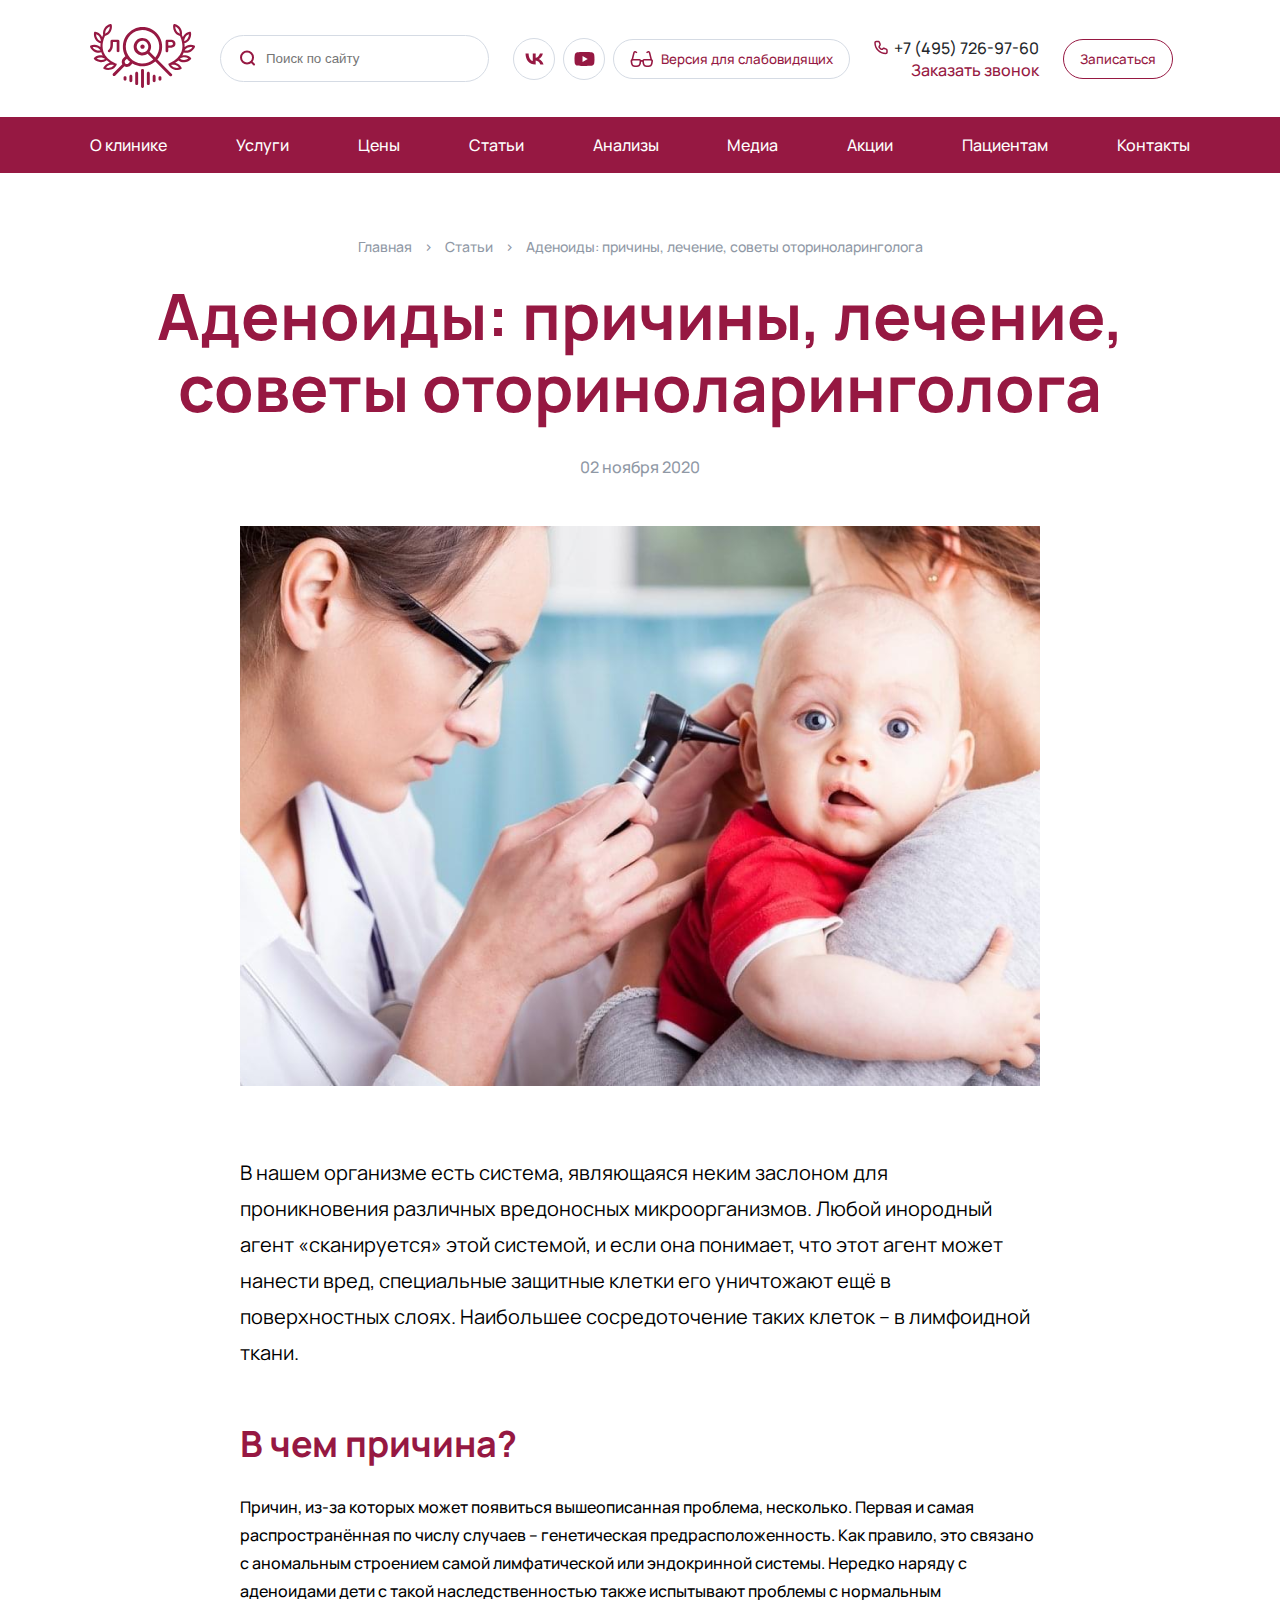
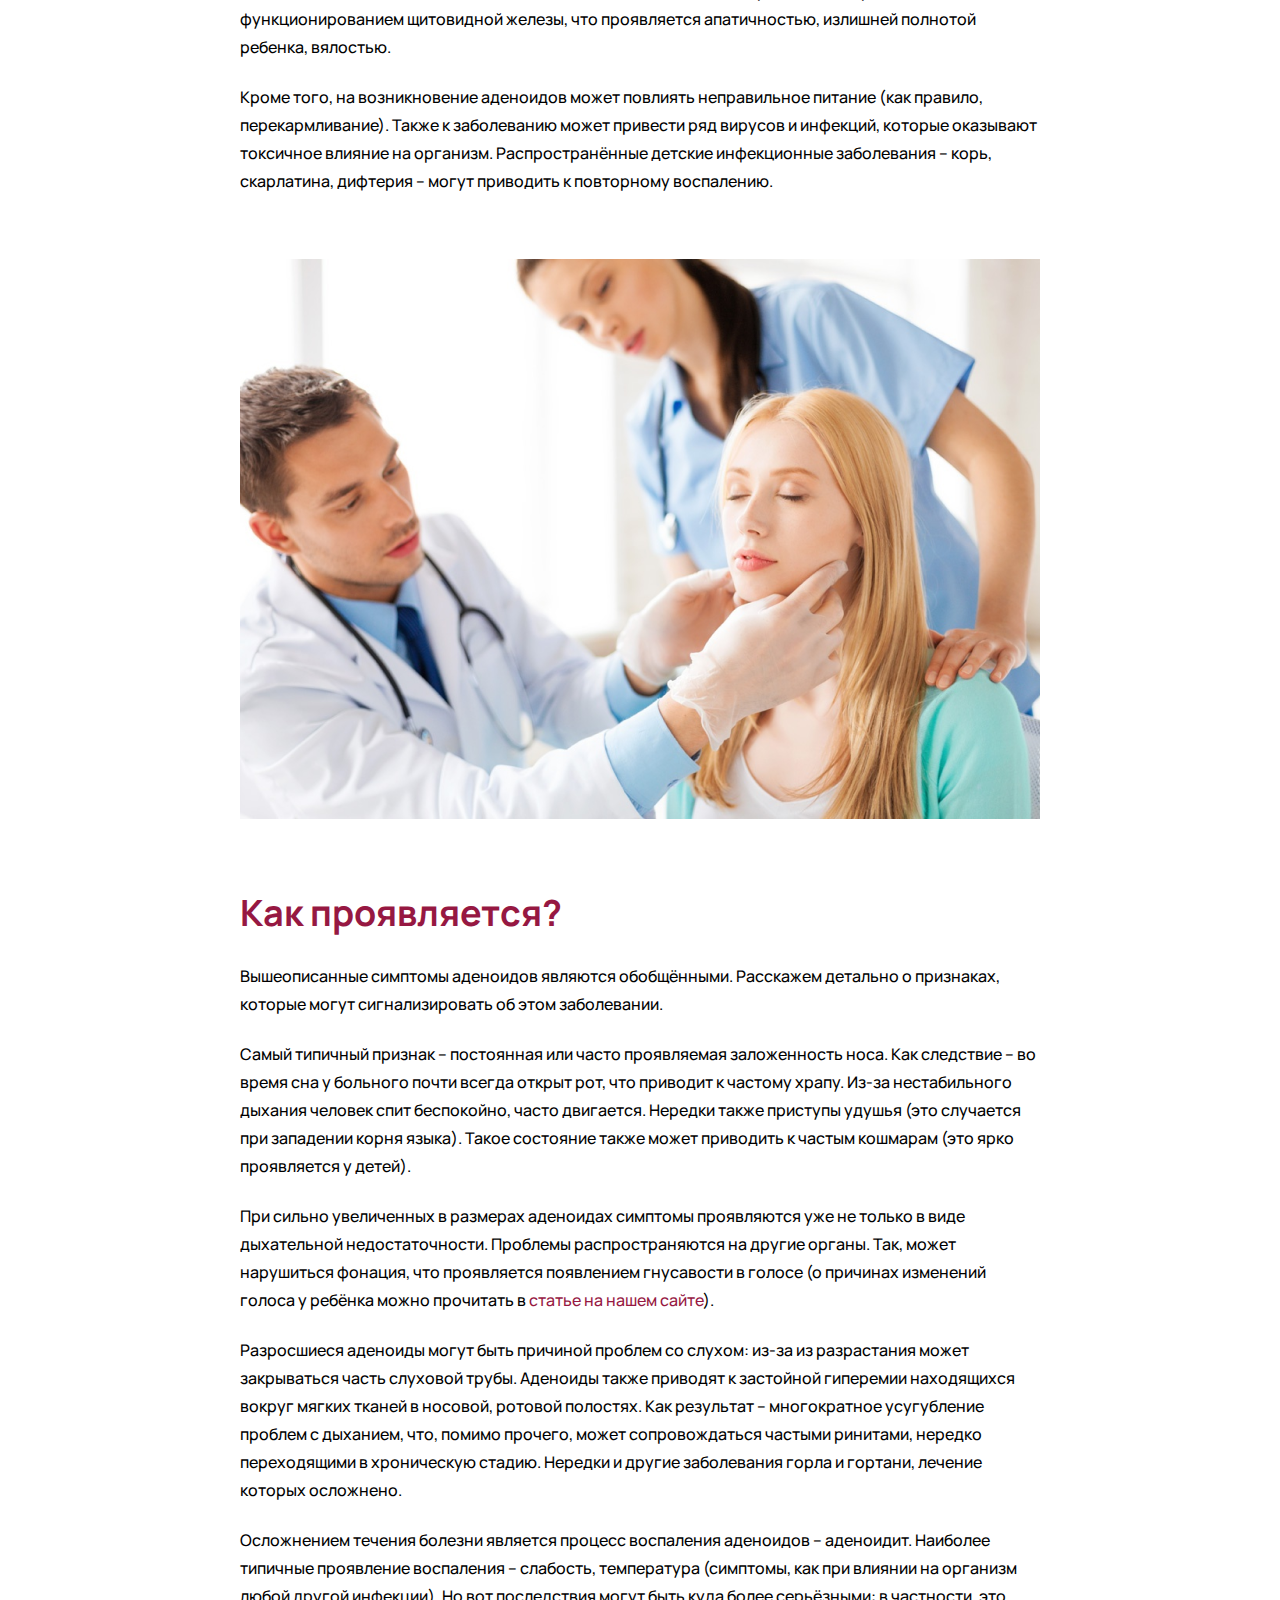
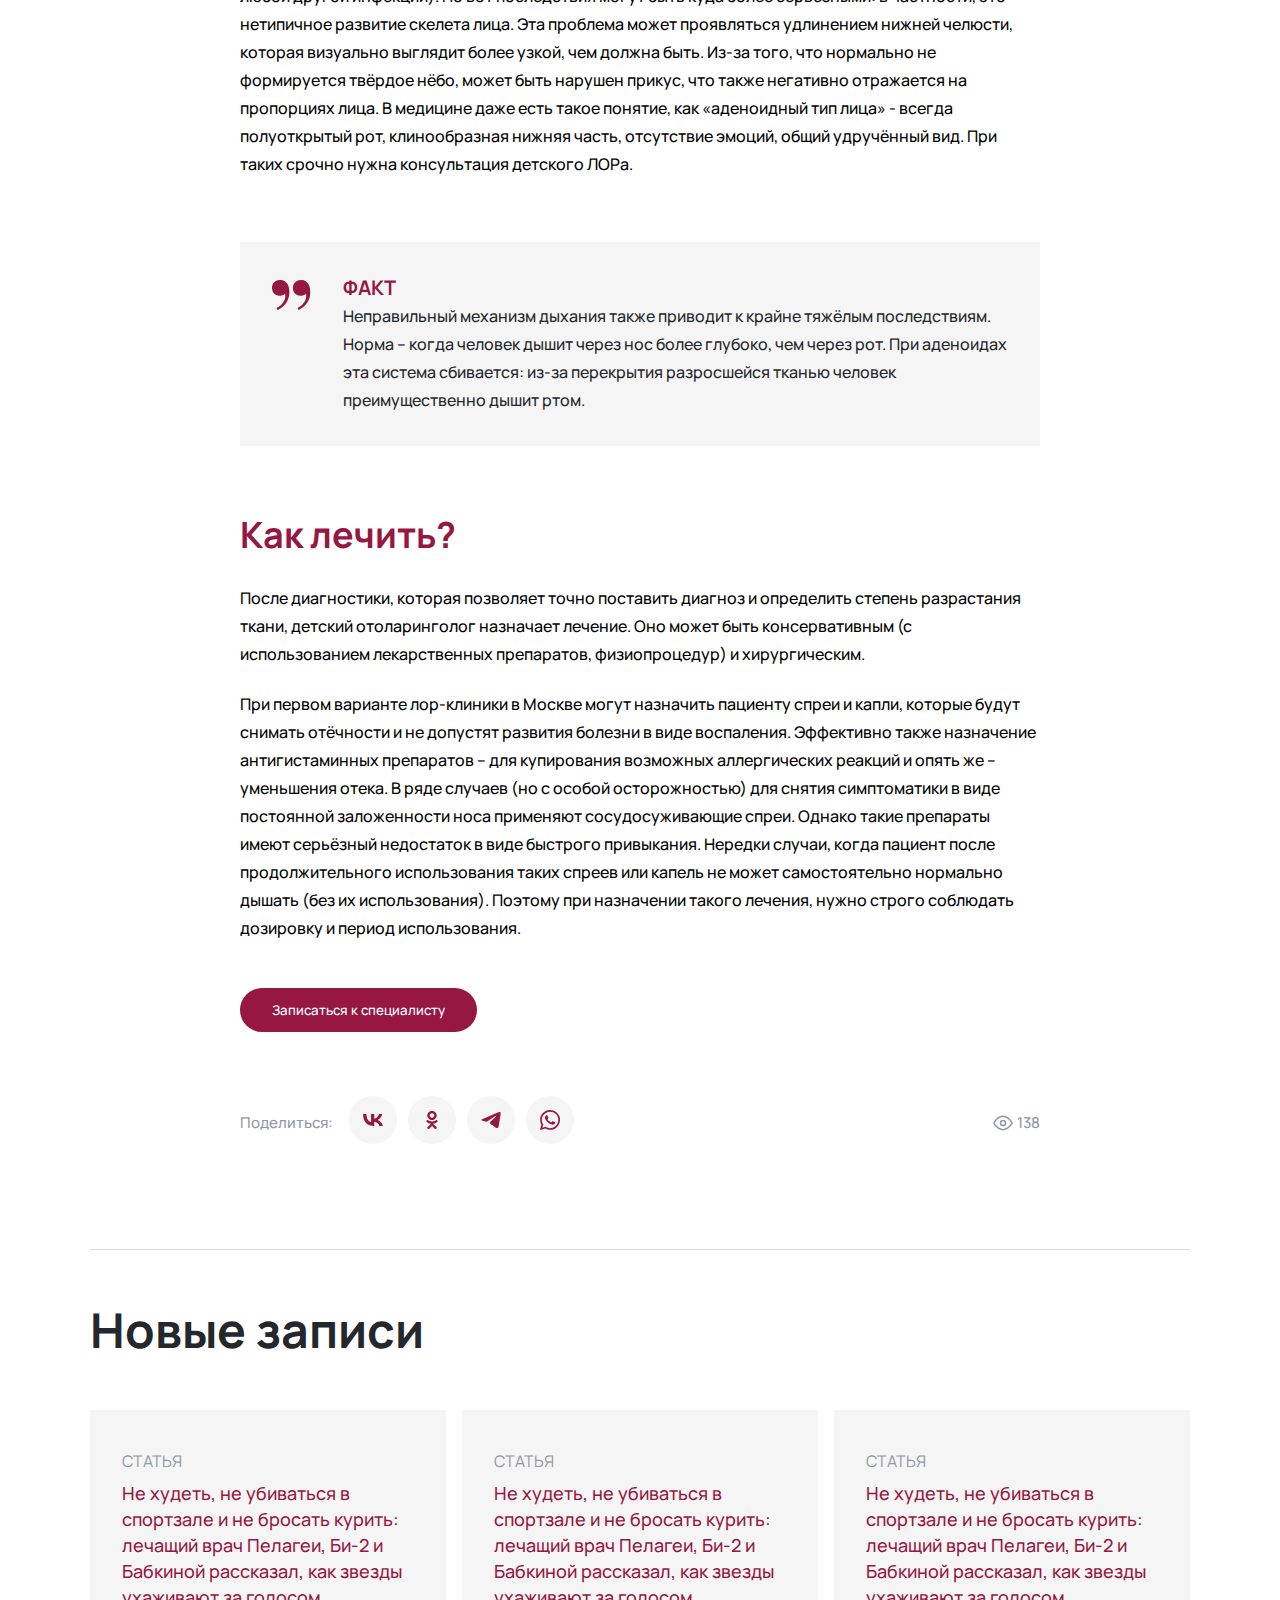
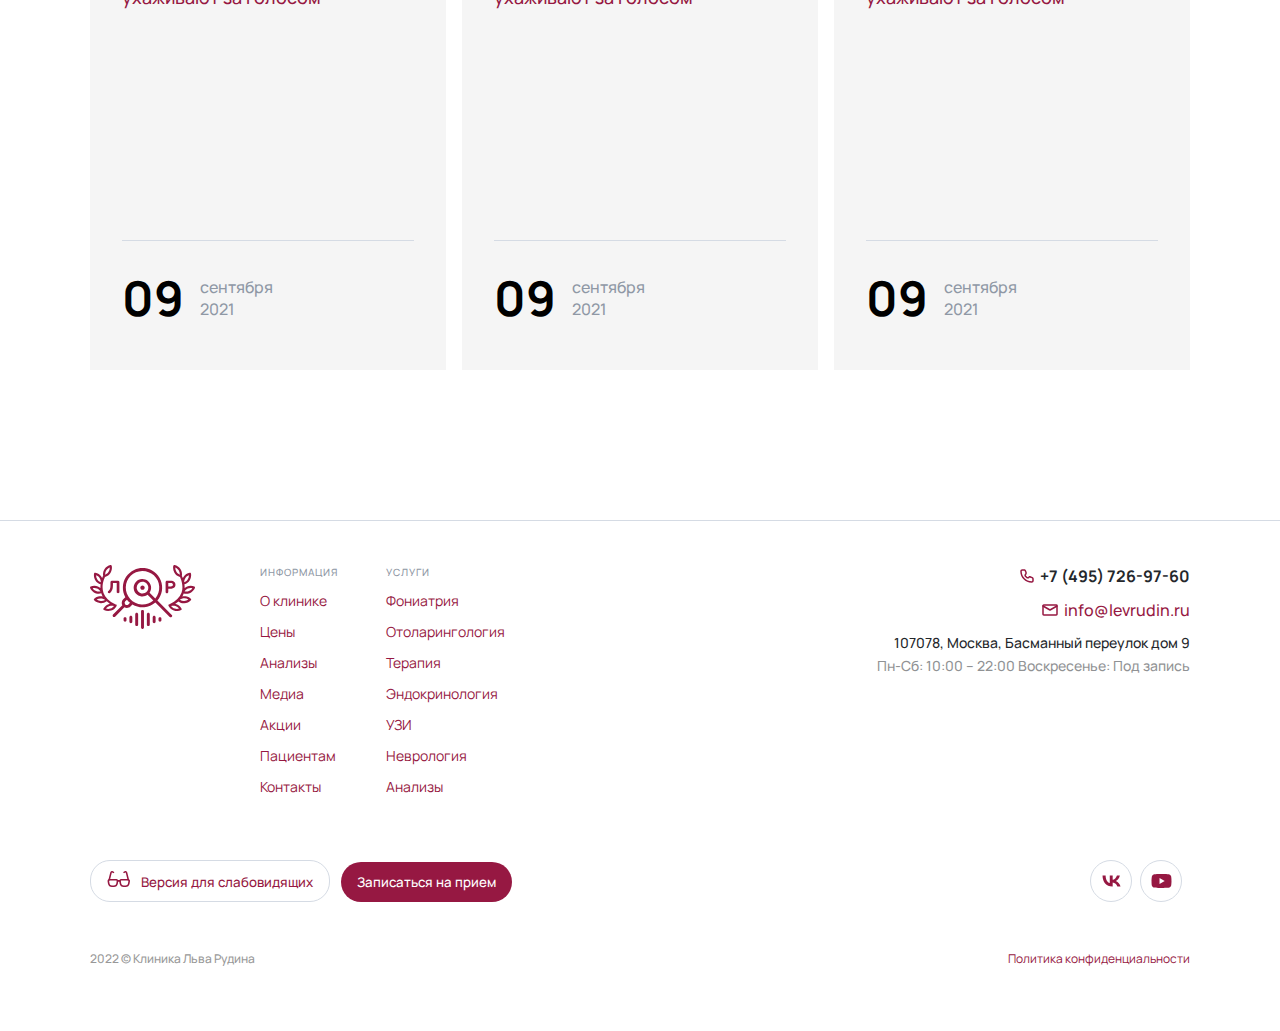
<file: pages/article.html>
<!doctype html>
<html lang="ru">
<head>
  <meta charset="UTF-8">
  <meta name="viewport"
        content="width=device-width, user-scalable=no, initial-scale=1.0, maximum-scale=1.0, minimum-scale=1.0">
  <meta http-equiv="X-UA-Compatible" content="ie=edge">
  <title>Клиника Льва Рудина</title>
  <link rel="preconnect" href="https://fonts.googleapis.com">
  <link rel="preconnect" href="https://fonts.gstatic.com" crossorigin>
  <link href="https://fonts.googleapis.com/css2?family=Manrope:wght@400;500;600;700&display=swap" rel="stylesheet">
  <link rel="stylesheet" href="../styles/article.css">
</head>
<body>
<div class="main">
  <header class="main-header">
    <div class="main-header-images">
      <a href="./hamburger.html" style="margin-top: 15px">
        <img src="../images/hamburger.svg" alt="hamburger" class="main-header-hamburger-mobile">
      </a>
      <a href="main.html">
        <img src="../images/logo_mobile.svg" alt="logo" class="main-header-logo-mobile">
      </a>
    </div>
    <a href="main.html">
      <img src="../images/logo.svg" alt="logo" class="main-logo">
    </a>
    <div class="main-input-wrapper">
      <input id="search" type="text" class="main-input" placeholder="Поиск по сайту">
      <label for="search" class="main-input-label">
        <img src="../images/search.svg" alt="search" class="main-input-image">
      </label>
    </div>
    <div class="main-header-links">
      <a href="#">
        <div class="main-contact">
          <div class="main-contact-image-wrapper">
            <img src="../images/vk.svg" alt="vk" class="main-contact-image">
          </div>
        </div>
      </a>
      <a href="#">
        <div class="main-contact">
          <div class="main-contact-image-wrapper">
            <img src="../images/youtube.svg" alt="vk" class="main-contact-image">
          </div>
        </div>
      </a>
    </div>
    <div class="main-button-wrapper">
      <button class="main-button">
        <img src="../images/glasses.svg" alt="glasses" class="main-button-glasses">
        <span class="main-button-text">Версия для слабовидящих</span>
      </button>
    </div>
    <div class="main-call">
      <div class="main-number">
        <img src="../images/phone.svg" alt="phone" class="main-number-image">
        <span class="main-number-text">+7 (495) 726-97-60</span>
      </div>
      <span class="main-button-text main-call-text">
          Заказать звонок
        </span>
    </div>
    <button class="main-button main-record-button">
      <span class="main-header-record-text">Записаться</span>
    </button>
    <div class="main-header-images">
      <img src="../images/phone_mobile.svg" alt="phone" class="main-header-phone-mobile">
      <img src="../images/search_mobile.svg" alt="search" class="main-header-search-mobile">
    </div>
  </header>
</div>
<div class="main-navbar">
  <div class="main">
    <div class="main-navbar-list">
      <a href="./main.html" class="main-navbar-item">
        <span>О клинике</span>
      </a>
      <a href="./services.html" class="main-navbar-item">
        <span>Услуги</span>
      </a>
      <a href="./prices.html" class="main-navbar-item">
        <span>Цены</span>
      </a>
      <a href="./article.html" class="main-navbar-item">
        <span>Статьи</span>
      </a>
      <a href="#" class="main-navbar-item">
        <span>Анализы</span>
      </a>
      <a href="#" class="main-navbar-item">
        <span>Медиа</span>
      </a>
      <a href="#" class="main-navbar-item">
        <span>Акции</span>
      </a>
      <a href="#" class="main-navbar-item">
        <span>Пациентам</span>
      </a>
      <a href="./doctors.html" class="main-navbar-item">
        <span>Контакты</span>
      </a>
    </div>
  </div>
</div>
<section class="main-experts">
  <div class="main">
    <div class="main-experts-breadcrumbs">
      <span class="main-experts-prev-link">Главная</span>
      <span class="main-experts-separator"> > </span>
      <span class="main-experts-actual-link">Статьи</span>
      <span class="main-experts-separator"> > </span>
      <span class="main-experts-actual-link">Аденоиды: причины, лечение, советы оториноларинголога</span>
    </div>
    <h2 class="main-experts-title">Аденоиды: причины, лечение, советы оториноларинголога</h2>
    <span class="main-experts-date">02 ноября 2020</span>
  </div>
  <div class="main-experts-article">
    <img src="../images/article_photo_one.png" alt="photo" class="main-experts-article-image">
    <span class="main-experts-article-description">
      В нашем организме есть система, являющаяся неким заслоном для проникновения различных вредоносных микроорганизмов.
      Любой инородный агент «сканируется» этой системой, и если она понимает, что этот агент может нанести вред,
      специальные защитные клетки его уничтожают ещё в поверхностных слоях. Наибольшее сосредоточение таких клеток –
      в лимфоидной ткани.
    </span>
    <div class="main-experts-block">
      <h4 class="main-experts-block-title">В чем причина?</h4>
      <span class="main-experts-block-description">
        Причин, из-за которых может появиться вышеописанная проблема, несколько. Первая и самая распространённая по
        числу случаев – генетическая предрасположенность. Как правило, это связано с аномальным строением самой
        лимфатической или эндокринной системы. Нередко наряду с аденоидами дети с такой наследственностью также
        испытывают проблемы с нормальным функционированием щитовидной железы, что проявляется апатичностью, излишней
        полнотой ребенка, вялостью.
      </span>
      <span class="main-experts-block-description">
        Кроме того, на возникновение аденоидов может повлиять неправильное питание (как правило, перекармливание).
        Также к заболеванию может привести ряд вирусов и инфекций, которые оказывают токсичное влияние на организм.
        Распространённые детские инфекционные заболевания – корь, скарлатина, дифтерия – могут приводить к повторному
        воспалению.
      </span>
    </div>
    <img src="../images/article_photo_two.png" alt="photo" class="main-experts-article-image">
    <div class="main-experts-block">
      <h4 class="main-experts-block-title">Как проявляется?</h4>
      <span class="main-experts-block-description">
      Вышеописанные симптомы аденоидов являются обобщёнными. Расскажем детально о признаках, которые могут сигнализировать
      об этом заболевании.
      </span>
      <span class="main-experts-block-description">
      Самый типичный признак – постоянная или часто проявляемая заложенность носа. Как следствие – во время сна у больного
      почти всегда открыт рот, что приводит к частому храпу. Из-за нестабильного дыхания человек спит беспокойно, часто
      двигается. Нередки также приступы удушья (это случается при западении корня языка). Такое состояние также может
      приводить к частым кошмарам (это ярко проявляется у детей).
    </span>
      <span class="main-experts-block-description">
      При сильно увеличенных в размерах аденоидах симптомы проявляются уже не только в виде дыхательной недостаточности.
      Проблемы распространяются на другие органы. Так, может нарушиться фонация, что проявляется появлением гнусавости
      в голосе (о причинах изменений голоса у ребёнка можно прочитать в <a href="#" class="main-experts-block-link">
      статье на нашем сайте</a>).
    </span>
      <span class="main-experts-block-description">
      Разросшиеся аденоиды могут быть причиной проблем со слухом: из-за из разрастания может закрываться часть слуховой
      трубы. Аденоиды также приводят к застойной гиперемии находящихся вокруг мягких тканей в носовой, ротовой полостях.
      Как результат – многократное усугубление проблем с дыханием, что, помимо прочего, может сопровождаться частыми
      ринитами, нередко переходящими в хроническую стадию. Нередки и  другие заболевания горла и гортани, лечение
      которых осложнено.
    </span>
      <span class="main-experts-block-description">
      Осложнением течения болезни является процесс воспаления аденоидов – аденоидит. Наиболее типичные проявление
      воспаления – слабость, температура (симптомы, как при влиянии на организм любой другой инфекции). Но вот
      последствия могут быть куда более серьёзными: в частности, это нетипичное развитие скелета лица. Эта проблема
      может проявляться удлинением нижней челюсти, которая визуально выглядит более узкой, чем должна быть. Из-за того,
      что нормально не формируется твёрдое нёбо, может быть нарушен прикус, что также негативно отражается на пропорциях
      лица. В медицине даже есть такое понятие, как «аденоидный тип лица» - всегда полуоткрытый рот, клинообразная нижняя
      часть, отсутствие эмоций, общий удручённый вид. При таких срочно нужна консультация детского ЛОРа.
    </span>
    </div>
    <div class="main-experts-block main-experts-secondary-block">
      <div class="main-experts-block-comma-wrapper">
        <img src="../images/comma.png" alt="comma" class="main-experts-block-comma">
      </div>
      <div class="main-experts-block-info">
        <h4 class="main-experts-block-info-title">ФАКТ</h4>
        <span class="main-experts-block-info-description">
          Неправильный механизм дыхания также приводит к крайне тяжёлым последствиям. Норма – когда человек дышит через
          нос более глубоко, чем через рот. При аденоидах эта система сбивается: из-за перекрытия разросшейся тканью
          человек преимущественно дышит ртом.
        </span>
      </div>
    </div>
    <div class="main-experts-block">
      <h4 class="main-experts-block-title">Как лечить?</h4>
      <span class="main-experts-block-description">
        После диагностики, которая позволяет точно поставить диагноз и определить степень разрастания ткани, детский
        отоларинголог назначает лечение. Оно может быть консервативным (с использованием лекарственных препаратов,
        физиопроцедур) и хирургическим.
      </span>
      <span class="main-experts-block-description">
        При первом варианте лор-клиники в Москве могут назначить пациенту спреи и капли, которые будут снимать отёчности
        и не допустят развития болезни в виде воспаления. Эффективно также назначение антигистаминных препаратов – для
        купирования возможных аллергических реакций и опять же – уменьшения отека. В ряде случаев (но с особой
        осторожностью) для снятия симптоматики в виде постоянной заложенности носа применяют сосудосуживающие спреи.
        Однако такие препараты имеют серьёзный недостаток в виде быстрого привыкания. Нередки случаи, когда пациент
        после продолжительного использования таких спреев или капель не может самостоятельно нормально дышать (без их
        использования). Поэтому при назначении такого лечения, нужно строго соблюдать дозировку и период использования.
      </span>
      <div class="main-experts-button-wrapper">
        <button class="main-experts-button">
          <span class="main-experts-button-text">Записаться к специалисту</span>
        </button>
      </div>
    </div>
    <div class="main-experts-bottom">
      <div class="main-experts-bottom-start">
        <span class="main-experts-bottom-text">Поделиться:</span>
        <div class="main-experts-socials">
          <img src="../images/vk_social.svg" alt="vk" class="main-experts-social">
          <img src="../images/ok_social.svg" alt="ok" class="main-experts-social">
          <img src="../images/telegram_social.svg" alt="telegram" class="main-experts-social">
          <img src="../images/viber_social.svg" alt="viber" class="main-experts-social">
        </div>
      </div>
      <div class="main-experts-count">
        <img src="../images/eye.svg" alt="eye" class="main-experts-eye">
        <span class="main-experts-count-text">138</span>
      </div>
    </div>
  </div>
</section>
<div class="main-divider"></div>
<section class="main main-news">
  <h2 class="main-news-title">Новые записи</h2>
  <div class="main-news-cards">
    <div class="main-news-card">
      <div class="main-news-body">
        <span class="main-news-topic">СТАТЬЯ</span>
        <span class="main-news-description">
          Не худеть, не убиваться в спортзале и не бросать курить: лечащий врач Пелагеи, Би-2 и Бабкиной рассказал,
          как звезды ухаживают за голосом
        </span>
      </div>
      <div class="main-news-bottom">
        <div class="main-divider"></div>
        <div class="main-news-date">
          <h3 class="main-news-date-day">09</h3>
          <div class="main-news-date-info">
            <span class="main-news-date-month">сентября</span>
            <span class="main-news-date-year">2021</span>
          </div>
        </div>
      </div>
    </div>
    <div class="main-news-card">
      <div class="main-news-body">
        <span class="main-news-topic">СТАТЬЯ</span>
        <span class="main-news-description">
          Не худеть, не убиваться в спортзале и не бросать курить: лечащий врач Пелагеи, Би-2 и Бабкиной рассказал,
          как звезды ухаживают за голосом
        </span>
      </div>
      <div class="main-news-bottom">
        <div class="main-divider"></div>
        <div class="main-news-date">
          <h3 class="main-news-date-day">09</h3>
          <div class="main-news-date-info">
            <span class="main-news-date-month">сентября</span>
            <span class="main-news-date-year">2021</span>
          </div>
        </div>
      </div>
    </div>
    <div class="main-news-card">
      <div class="main-news-body">
        <span class="main-news-topic">СТАТЬЯ</span>
        <span class="main-news-description">
          Не худеть, не убиваться в спортзале и не бросать курить: лечащий врач Пелагеи, Би-2 и Бабкиной рассказал,
          как звезды ухаживают за голосом
        </span>
      </div>
      <div class="main-news-bottom">
        <div class="main-divider"></div>
        <div class="main-news-date">
          <h3 class="main-news-date-day">09</h3>
          <div class="main-news-date-info">
            <span class="main-news-date-month">сентября</span>
            <span class="main-news-date-year">2021</span>
          </div>
        </div>
      </div>
    </div>
  </div>
</section>
<div class="main-divider-secondary"></div>
<footer class="main main-footer">
  <div class="main-footer-content">
    <div class="main-footer-content-wrapper">
      <div class="main-footer-info-wrapper">
        <img src="../images/logo.svg" alt="logo" class="main-footer-info-logo">
        <div class="main-footer-info">
          <span class="main-footer-info-title">Информация</span>
          <a href="#" class="main-footer-info-link">О клинике</a>
          <a href="#" class="main-footer-info-link">Цены</a>
          <a href="#" class="main-footer-info-link">Анализы</a>
          <a href="#" class="main-footer-info-link">Медиа</a>
          <a href="#" class="main-footer-info-link">Акции</a>
          <a href="#" class="main-footer-info-link">Пациентам</a>
          <a href="#" class="main-footer-info-link">Контакты</a>
        </div>
        <div class="main-footer-info">
          <span class="main-footer-info-title">Услуги</span>
          <a href="#" class="main-footer-info-link">Фониатрия</a>
          <a href="#" class="main-footer-info-link">Отоларингология</a>
          <a href="#" class="main-footer-info-link">Терапия</a>
          <a href="#" class="main-footer-info-link">Эндокринология</a>
          <a href="#" class="main-footer-info-link">УЗИ</a>
          <a href="#" class="main-footer-info-link">Неврология</a>
          <a href="#" class="main-footer-info-link">Анализы</a>
        </div>
      </div>
      <div class="main-footer-contacts">
        <div class="main-footer-number">
          <img src="../images/phone.svg" alt="phone" class="main-footer-number-image">
          <span class="main-footer-number-text">+7 (495) 726-97-60</span>
        </div>
        <div class="main-footer-email">
          <img src="../images/email.svg" alt="phone" class="main-footer-email-image">
          <span class="main-footer-email-text">info@levrudin.ru</span>
        </div>
        <span class="main-footer-address">107078, Москва, Басманный переулок дом 9</span>
        <span class="main-footer-time">Пн-Сб: 10:00 – 22:00 Воскресенье: Под запись</span>
      </div>
    </div>
    <div class="main-footer-middle">
      <div class="main-footer-buttons">
        <button class="main-footer-primary-button">
          <span class="main-footer-span">
          <img src="../images/glasses.svg" alt="glasses" class="main-button-glasses">
          <span class="main-button-text">Версия для слабовидящих</span>
          </span>
        </button>
        <button class="main-footer-secondary-button">
          <span class="main-footer-secondary-button-text">
            Записаться на прием
          </span>
        </button>
      </div>
      <div class="main-footer-socials">
        <a href="#">
          <div class="main-contact">
            <div class="main-contact-image-wrapper">
              <img src="../images/vk.svg" alt="vk" class="main-contact-image">
            </div>
          </div>
        </a>
        <a href="#">
          <div class="main-contact">
            <div class="main-contact-image-wrapper">
              <img src="../images/youtube.svg" alt="vk" class="main-contact-image">
            </div>
          </div>
        </a>
      </div>
    </div>
    <div class="main-footer-bottom">
      <span class="main-footer-bottom-copyright">2022 © Клиника Льва Рудина</span>
      <a href="#" class="main-footer-bottom-link">Политика конфиденциальности</a>
    </div>
  </div>
  <div class="main-footer-mobile-content">
    <div class="main-footer-content-mobile-wrapper">
      <div class="main-footer-info-wrapper">
        <img src="../images/logo.svg" alt="logo" class="main-footer-info-logo">
        <div class="main-footer-socials">
          <a href="#">
            <div class="main-contact">
              <div class="main-contact-image-wrapper">
                <img src="../images/vk.svg" alt="vk" class="main-contact-image">
              </div>
            </div>
          </a>
          <a href="#">
            <div class="main-contact">
              <div class="main-contact-image-wrapper">
                <img src="../images/youtube.svg" alt="vk" class="main-contact-image">
              </div>
            </div>
          </a>
        </div>
      </div>
      <div class="main-footer-contacts">
        <div class="main-footer-number">
          <img src="../images/phone.svg" alt="phone" class="main-footer-number-image">
          <span class="main-footer-number-text">+7 (495) 726-97-60</span>
        </div>
        <div class="main-footer-email">
          <img src="../images/email.svg" alt="phone" class="main-footer-email-image">
          <span class="main-footer-email-text">info@levrudin.ru</span>
        </div>
        <span class="main-footer-address">Москва, Басманный переулок дом 9</span>
        <span class="main-footer-time">Пн-Сб: 10:00 - 22:00, Вс: под запись</span>
      </div>
      <div class="main-footer-links">
        <div class="main-footer-info">
          <span class="main-footer-info-title">Информация</span>
          <a href="#" class="main-footer-info-link">О клинике</a>
          <a href="#" class="main-footer-info-link">Цены</a>
          <a href="#" class="main-footer-info-link">Анализы</a>
          <a href="#" class="main-footer-info-link">Медиа</a>
          <a href="#" class="main-footer-info-link">Акции</a>
          <a href="#" class="main-footer-info-link">Пациентам</a>
          <a href="#" class="main-footer-info-link">Контакты</a>
        </div>
        <div class="main-footer-info">
          <span class="main-footer-info-title">Услуги</span>
          <a href="#" class="main-footer-info-link">Фониатрия</a>
          <a href="#" class="main-footer-info-link">Отоларингология</a>
          <a href="#" class="main-footer-info-link">Терапия</a>
          <a href="#" class="main-footer-info-link">Эндокринология</a>
          <a href="#" class="main-footer-info-link">УЗИ</a>
          <a href="#" class="main-footer-info-link">Неврология</a>
          <a href="#" class="main-footer-info-link">Анализы</a>
        </div>
      </div>
    </div>
    <div class="main-footer-middle">
      <div class="main-footer-button-wrapper">
        <button class="main-footer-primary-button">
            <span class="main-footer-span">
              <img src="../images/glasses.svg" alt="glasses" class="main-button-glasses">
            <span class="main-button-text">Версия для слабовидящих</span>
            </span>
        </button>
      </div>
      <div class="main-footer-button-wrapper">
        <button class="main-footer-secondary-button">
            <span class="main-footer-secondary-button-text">
              Записаться на прием
            </span>
        </button>
      </div>
    </div>
    <div class="main-footer-bottom">
      <a href="#" class="main-footer-bottom-link">Политика конфиденциальности</a>
      <span class="main-footer-bottom-copyright">2022 © Клиника Льва Рудина</span>
    </div>
  </div>
</footer>
</body>
</html>
</file>
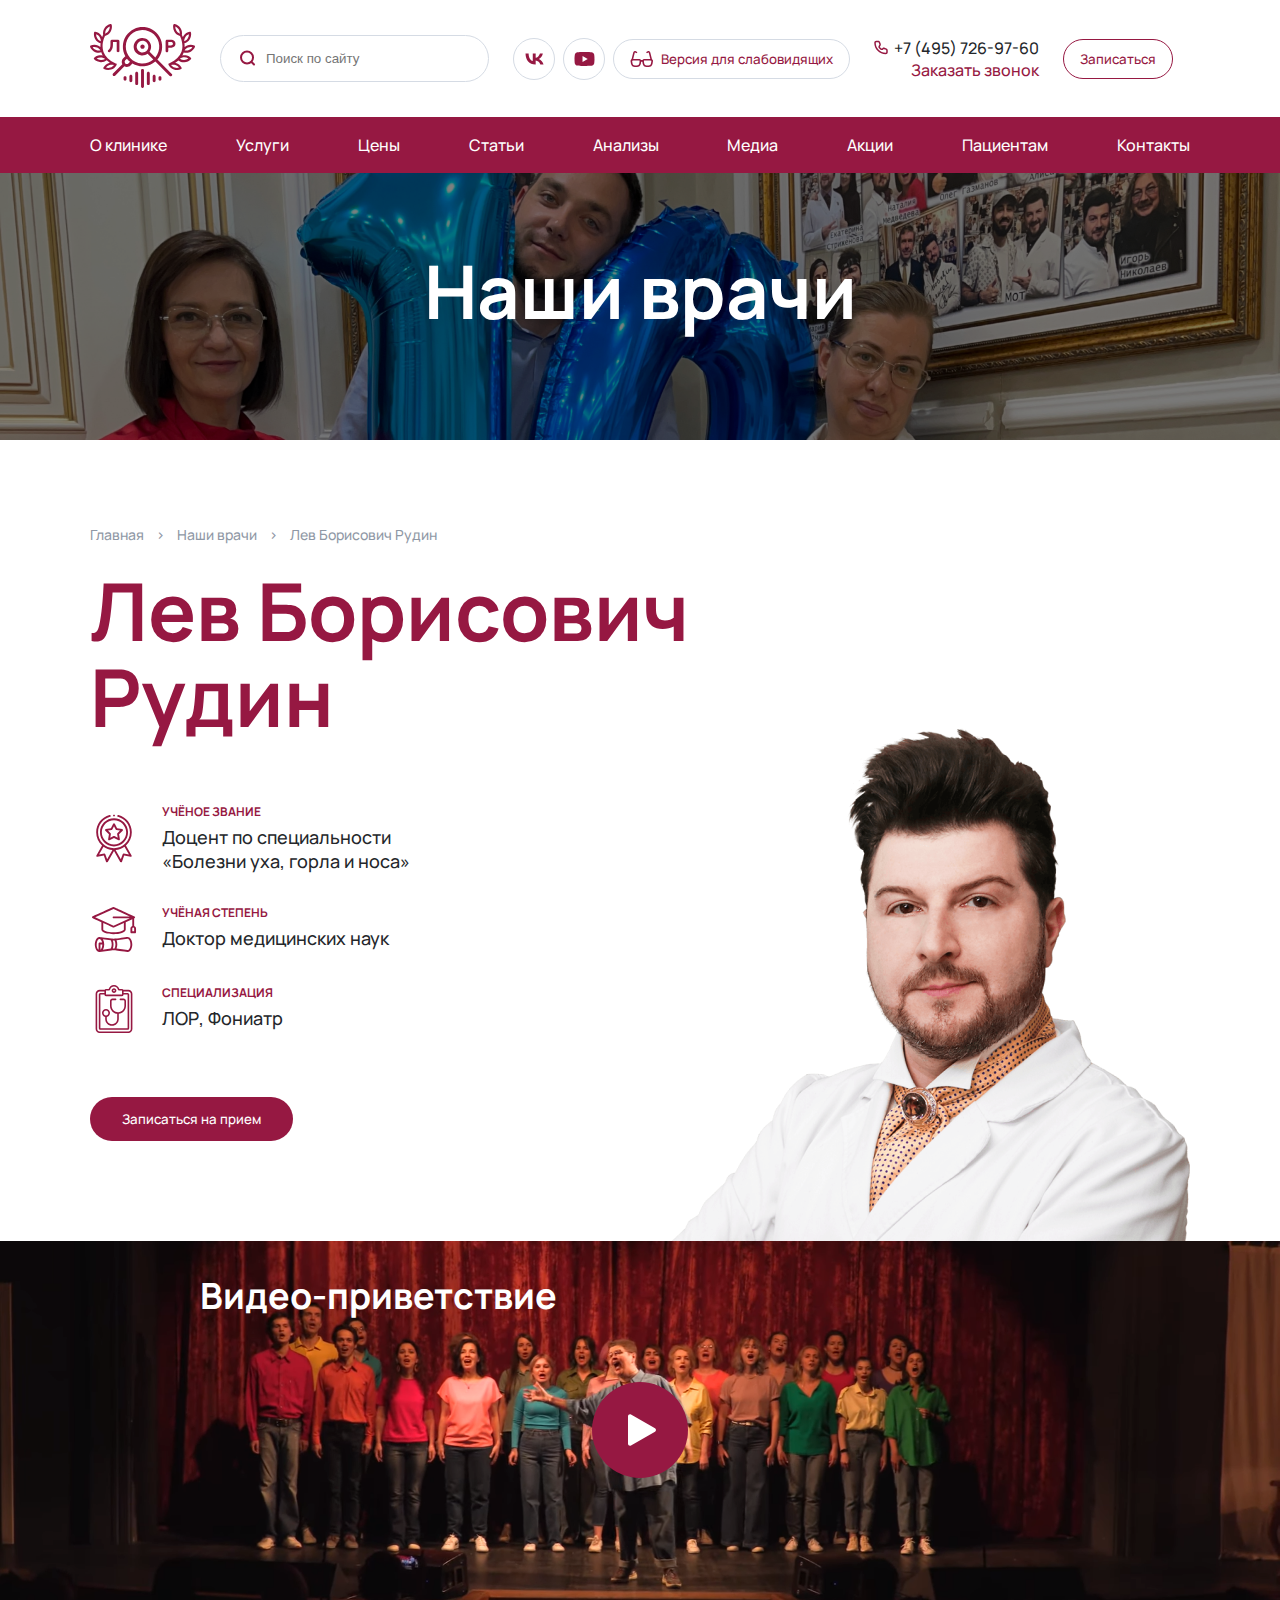
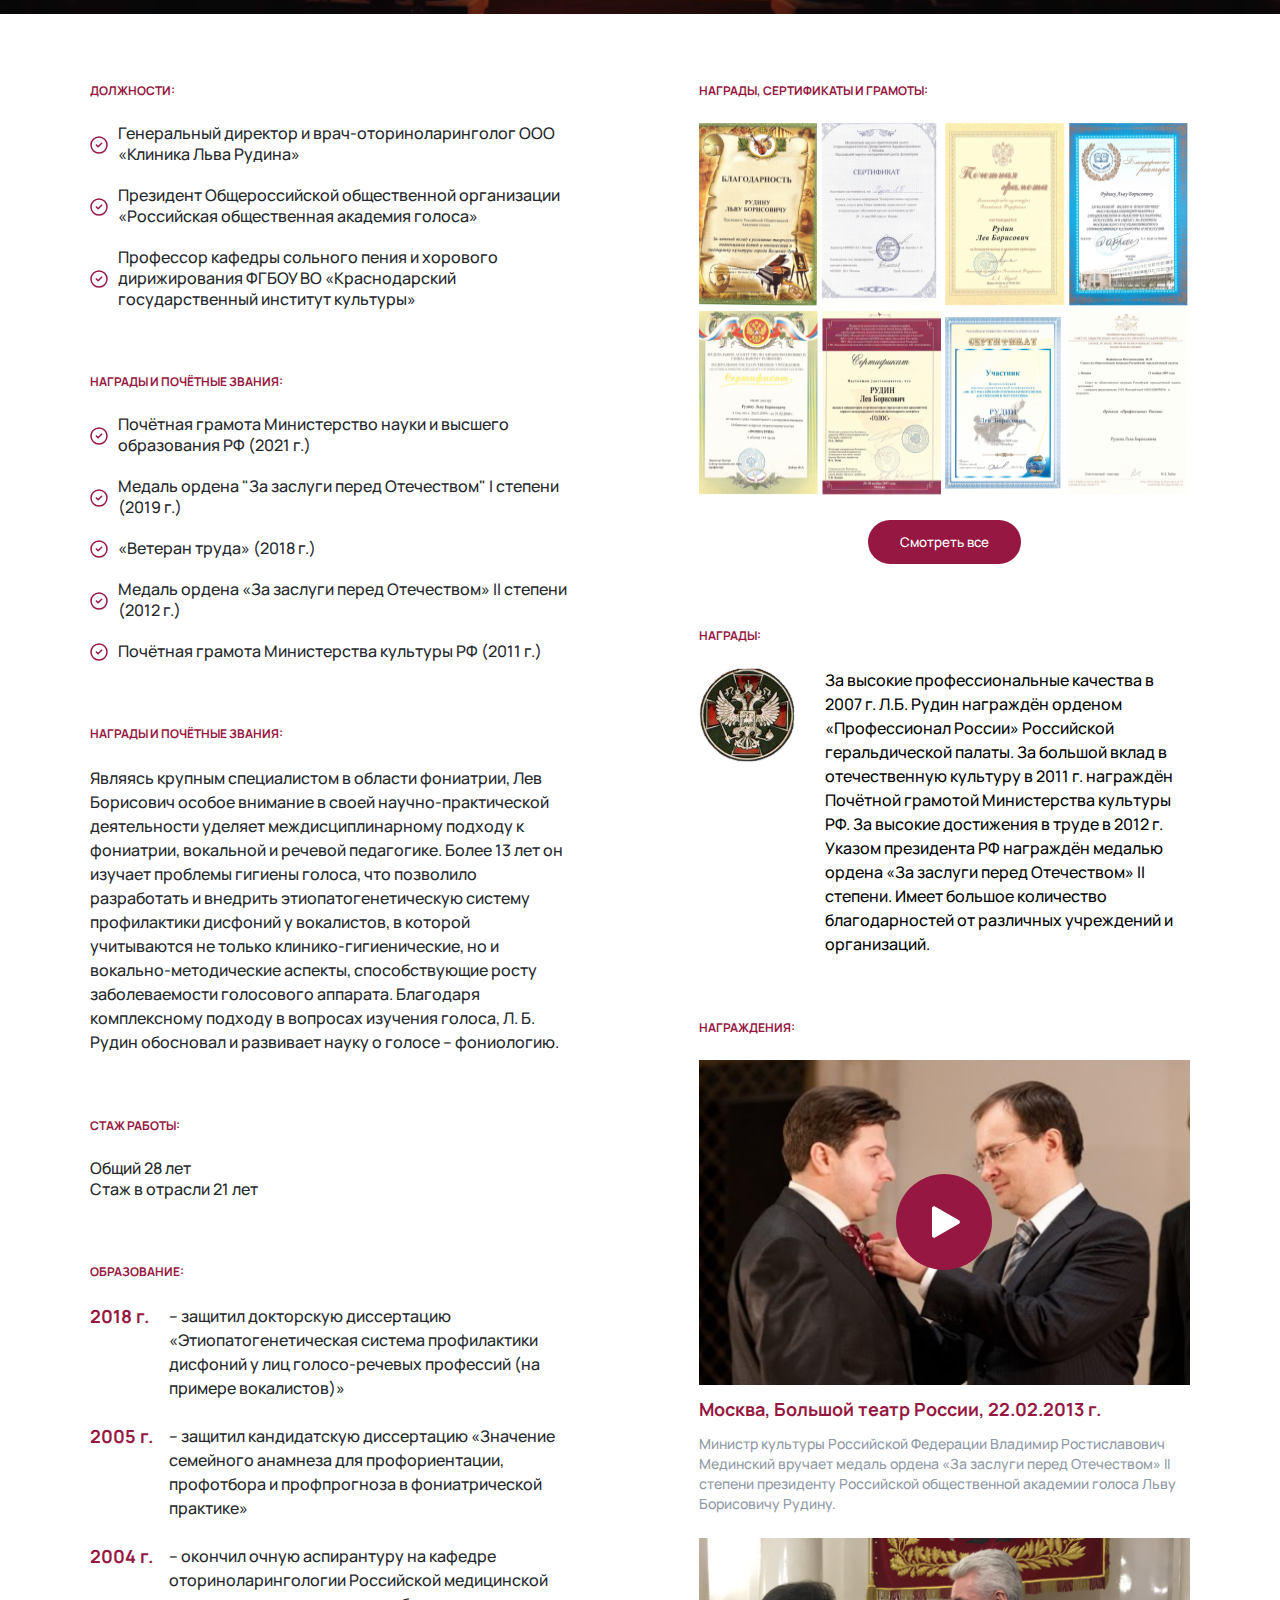
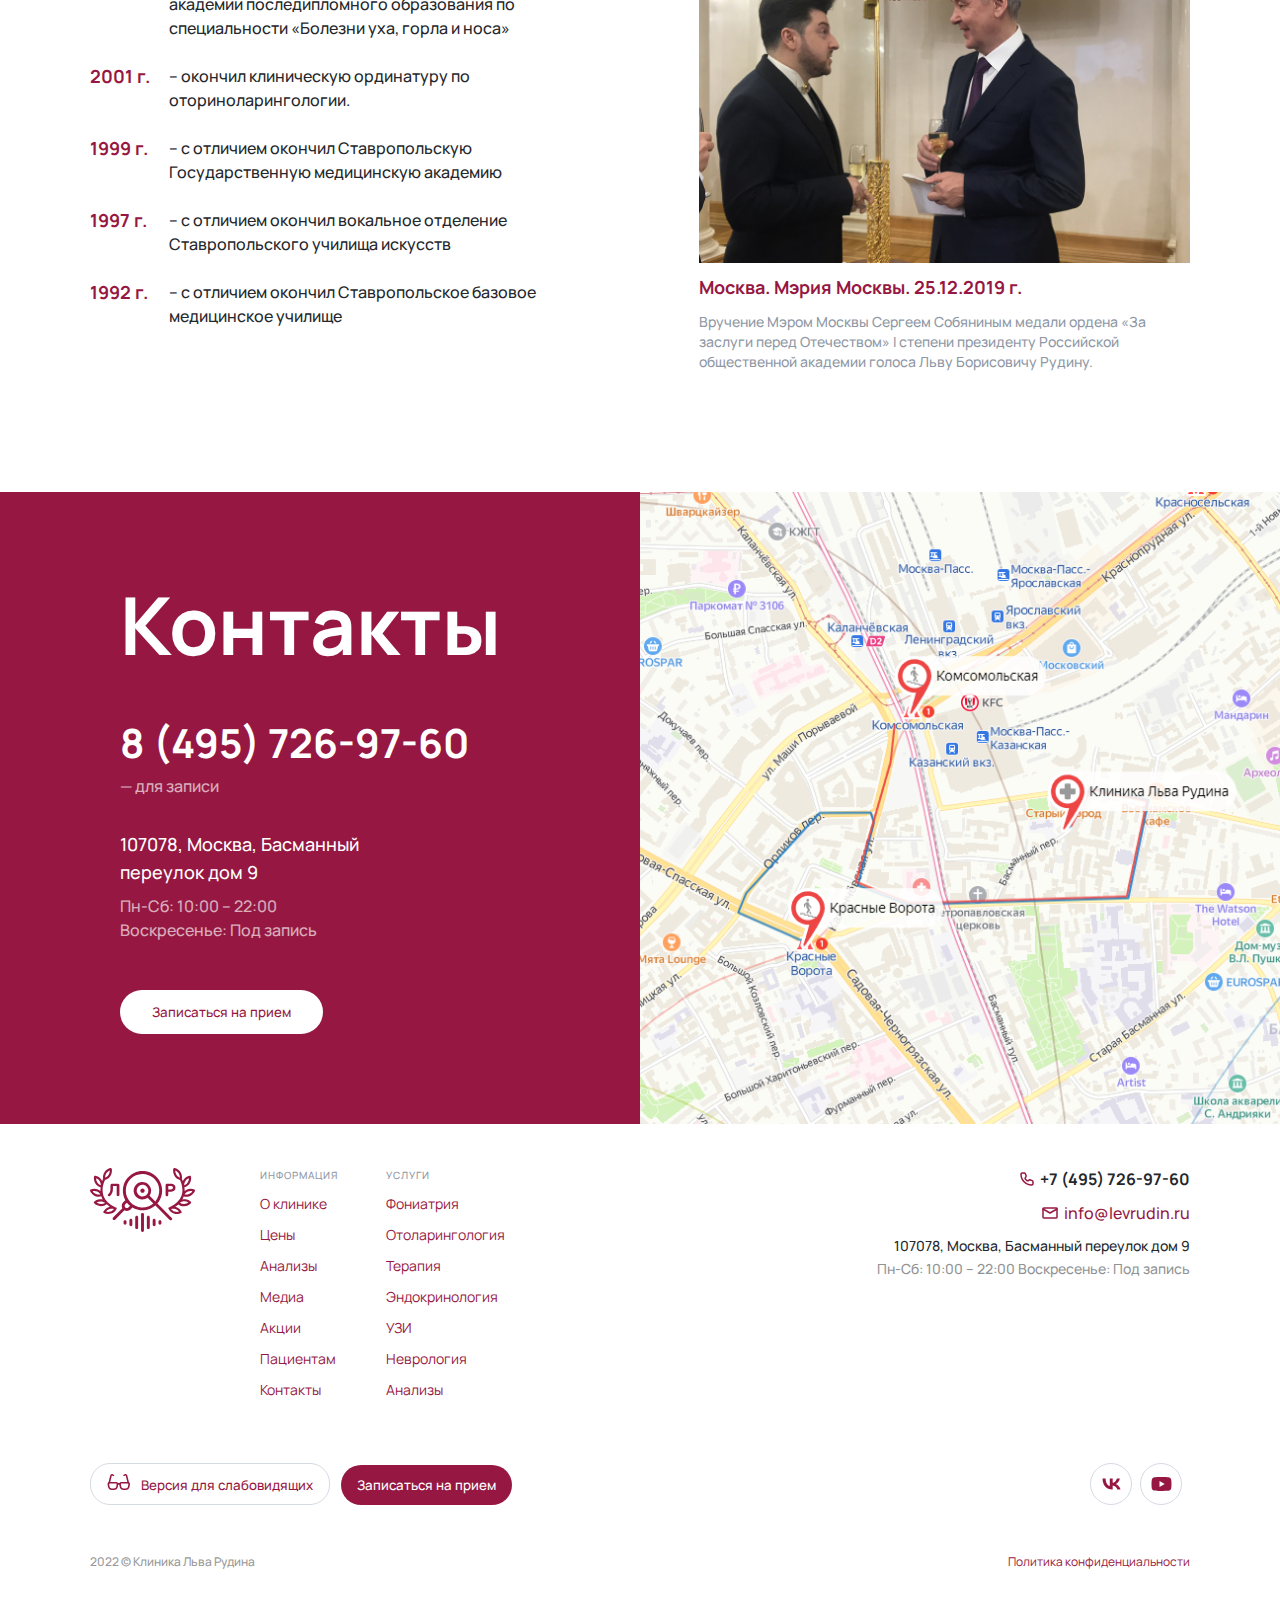
<file: pages/doctor.html>
<!doctype html>
<html lang="ru">
<head>
  <meta charset="UTF-8">
  <meta name="viewport"
        content="width=device-width, user-scalable=no, initial-scale=1.0, maximum-scale=1.0, minimum-scale=1.0">
  <meta http-equiv="X-UA-Compatible" content="ie=edge">
  <title>Клиника Льва Рудина</title>
  <link rel="preconnect" href="https://fonts.googleapis.com">
  <link rel="preconnect" href="https://fonts.gstatic.com" crossorigin>
  <link href="https://fonts.googleapis.com/css2?family=Manrope:wght@400;500;600;700&display=swap" rel="stylesheet">
  <link rel="stylesheet" href="../styles/doctor.css">
</head>
<body>
<div class="main">
  <header class="main-header">
    <div class="main-header-images">
      <a href="./hamburger.html" style="margin-top: 15px">
        <img src="../images/hamburger.svg" alt="hamburger" class="main-header-hamburger-mobile">
      </a>
      <a href="main.html">
        <img src="../images/logo_mobile.svg" alt="logo" class="main-header-logo-mobile">
      </a>
    </div>
    <a href="main.html">
      <img src="../images/logo.svg" alt="logo" class="main-logo">
    </a>
    <div class="main-input-wrapper">
      <input id="search" type="text" class="main-input" placeholder="Поиск по сайту">
      <label for="search" class="main-input-label">
        <img src="../images/search.svg" alt="search" class="main-input-image">
      </label>
    </div>
    <div class="main-header-links">
      <a href="#">
        <div class="main-contact">
          <div class="main-contact-image-wrapper">
            <img src="../images/vk.svg" alt="vk" class="main-contact-image">
          </div>
        </div>
      </a>
      <a href="#">
        <div class="main-contact">
          <div class="main-contact-image-wrapper">
            <img src="../images/youtube.svg" alt="vk" class="main-contact-image">
          </div>
        </div>
      </a>
    </div>
    <div class="main-button-wrapper">
      <button class="main-button">
        <img src="../images/glasses.svg" alt="glasses" class="main-button-glasses">
        <span class="main-button-text">Версия для слабовидящих</span>
      </button>
    </div>
    <div class="main-call">
      <div class="main-number">
        <img src="../images/phone.svg" alt="phone" class="main-number-image">
        <span class="main-number-text">+7 (495) 726-97-60</span>
      </div>
      <span class="main-button-text main-call-text">
          Заказать звонок
        </span>
    </div>
    <button class="main-button main-record-button">
      <span class="main-header-record-text">Записаться</span>
    </button>
    <div class="main-header-images">
      <img src="../images/phone_mobile.svg" alt="phone" class="main-header-phone-mobile">
      <img src="../images/search_mobile.svg" alt="search" class="main-header-search-mobile">
    </div>
  </header>
</div>
<div class="main-navbar">
  <div class="main">
    <div class="main-navbar-list">
      <a href="./main.html" class="main-navbar-item">
        <span>О клинике</span>
      </a>
      <a href="./services.html" class="main-navbar-item">
        <span>Услуги</span>
      </a>
      <a href="./prices.html" class="main-navbar-item">
        <span>Цены</span>
      </a>
      <a href="./article.html" class="main-navbar-item">
        <span>Статьи</span>
      </a>
      <a href="#" class="main-navbar-item">
        <span>Анализы</span>
      </a>
      <a href="#" class="main-navbar-item">
        <span>Медиа</span>
      </a>
      <a href="#" class="main-navbar-item">
        <span>Акции</span>
      </a>
      <a href="#" class="main-navbar-item">
        <span>Пациентам</span>
      </a>
      <a href="./doctors.html" class="main-navbar-item">
        <span>Контакты</span>
      </a>
    </div>
  </div>
</div>
<main class="main-image-wrapper">
  <img src="../images/doctors.png" alt="main" class="main-image">
  <h1 class="main-title">Наши врачи</h1>
</main>
<section class="main main-experts">
  <div class="main-experts-breadcrumbs">
    <span class="main-experts-prev-link">Главная</span>
    <span class="main-experts-separator"> > </span>
    <span class="main-experts-actual-link">Наши врачи</span>
    <span class="main-experts-separator"> > </span>
    <span class="main-experts-actual-link">Лев Борисович Рудин</span>
  </div>
  <div class="main-experts-item-image-wrapper">
    <img src="../images/main_rudin.png" alt="rudin" class="main-experts-rudin">
  </div>
  <h2 class="main-experts-title">Лев Борисович Рудин</h2>
  <div class="main-experts-info">
    <div class="main-experts-item">
        <img src="../images/rank.svg" alt="rank" class="main-experts-item-image">
      <div class="main-experts-item-info">
        <h4 class="main-experts-item-title">Учёное звание</h4>
        <span class="main-experts-item-description">Доцент по специальности «Болезни уха, горла и носа»</span>
      </div>
    </div>
    <div class="main-experts-item">
      <img src="../images/study.svg" alt="study" class="main-experts-item-image">
      <div class="main-experts-item-info">
        <h4 class="main-experts-item-title">Учёная степень</h4>
        <span class="main-experts-item-description">Доктор медицинских наук</span>
      </div>
    </div>
    <div class="main-experts-item">
      <img src="../images/work.svg" alt="rank" class="main-experts-item-image">
      <div class="main-experts-item-info">
        <h4 class="main-experts-item-title">специализация</h4>
        <span class="main-experts-item-description">ЛОР, Фониатр</span>
      </div>
    </div>
  </div>
  <div class="main-experts-button-wrappers">
    <button class="main-experts-button">
      <span class="main-experts-button-text">Записаться на прием</span>
    </button>
  </div>
</section>
<section class="main-video">
  <img src="../images/video_hello.png" alt="video" class="main-video-image">
  <img src="../images/play_video.svg" alt="play" class="main-video-play">
  <h3 class="main-video-title">Видео-приветствие</h3>
</section>
<section class="main main-info">
  <div class="main-info-left-panel">
    <div class="main-info-block">
      <h4 class="main-info-block-title">Должности:</h4>
      <div class="main-info-block-item">
        <img src="../images/done.svg" alt="done" class="main-info-block-image">
        <span class="main-info-block-topic">Генеральный директор и врач-оториноларинголог ООО «Клиника Льва Рудина»</span>
      </div>
      <div class="main-info-block-item">
        <img src="../images/done.svg" alt="done" class="main-info-block-image">
        <span class="main-info-block-topic">Президент Общероссийской общественной организации «Российская общественная академия голоса»</span>
      </div>
      <div class="main-info-block-item">
        <img src="../images/done.svg" alt="done" class="main-info-block-image">
        <span class="main-info-block-topic">Профессор кафедры сольного пения и хорового дирижирования ФГБОУ ВО «Краснодарский государственный институт культуры»</span>
      </div>
    </div>
    <div class="main-info-block">
      <h4 class="main-info-block-title">Награды и почётные звания:</h4>
      <div class="main-info-block-item">
        <img src="../images/done.svg" alt="done" class="main-info-block-image">
        <span class="main-info-block-topic">Почётная грамота Министерство науки и высшего образования РФ (2021 г.)</span>
      </div>
      <div class="main-info-block-item">
        <img src="../images/done.svg" alt="done" class="main-info-block-image">
        <span class="main-info-block-topic">Медаль ордена "За заслуги перед Отечеством" I степени (2019 г.)</span>
      </div>
      <div class="main-info-block-item">
        <img src="../images/done.svg" alt="done" class="main-info-block-image">
        <span class="main-info-block-topic">«Ветеран труда» (2018 г.)</span>
      </div>
      <div class="main-info-block-item">
        <img src="../images/done.svg" alt="done" class="main-info-block-image">
        <span class="main-info-block-topic">Медаль ордена «За заслуги перед Отечеством» II степени (2012 г.)</span>
      </div>
      <div class="main-info-block-item">
        <img src="../images/done.svg" alt="done" class="main-info-block-image">
        <span class="main-info-block-topic">Почётная грамота Министерства культуры РФ (2011 г.)</span>
      </div>
    </div>
    <div class="main-info-block">
      <h4 class="main-info-block-title">Награды и почётные звания:</h4>
      <span class="main-info-block-description">
        Являясь крупным специалистом в области фониатрии, Лев Борисович
        особое внимание в своей научно-практической деятельности уделяет междисциплинарному подходу к фониатрии,
        вокальной и речевой педагогике. Более 13 лет он изучает проблемы гигиены голоса, что позволило разработать
        и внедрить этиопатогенетическую систему профилактики дисфоний у вокалистов, в которой учитываются не только
        клинико-гигиенические, но и вокально-методические аспекты, способствующие росту заболеваемости голосового
        аппарата. Благодаря комплексному подходу в вопросах изучения голоса, Л. Б. Рудин обосновал и развивает
        науку о голосе – фониологию.
      </span>
    </div>
    <div class="main-info-block">
      <h4 class="main-info-block-title">Стаж работы:</h4>
      <span class="main-info-block-topic">Общий 28 лет</span>
      <span class="main-info-block-topic">Стаж в отрасли 21 лет</span>
    </div>
    <div class="main-info-block">
      <h4 class="main-info-block-title">Образование:</h4>
      <div class="main-info-block-study">
        <h3 class="main-info-block-year">2018 г.</h3>
        <span class="main-info-block-description main-info-block-study-description">
          – защитил докторскую диссертацию «Этиопатогенетическая система
          профилактики дисфоний у лиц голосо-речевых профессий (на примере вокалистов)»
        </span>
      </div>
      <div class="main-info-block-study">
        <h3 class="main-info-block-year">2005 г.</h3>
        <span class="main-info-block-description main-info-block-study-description">
          – защитил кандидатскую диссертацию «Значение семейного анамнеза для профориентации, профотбора и профпрогноза
          в фониатрической практике»
        </span>
      </div>
      <div class="main-info-block-study">
        <h3 class="main-info-block-year">2004 г.</h3>
        <span class="main-info-block-description main-info-block-study-description">
          – окончил очную аспирантуру на кафедре оториноларингологии Российской медицинской академии последипломного
          образования по специальности «Болезни уха, горла и носа»
        </span>
      </div>
      <div class="main-info-block-study">
        <h3 class="main-info-block-year">2001 г.</h3>
        <span class="main-info-block-description main-info-block-study-description">
          – окончил клиническую ординатуру по оториноларингологии.
        </span>
      </div>
      <div class="main-info-block-study">
        <h3 class="main-info-block-year">1999 г.</h3>
        <span class="main-info-block-description main-info-block-study-description">
          – с отличием окончил Ставропольскую Государственную медицинскую академию
        </span>
      </div>
      <div class="main-info-block-study">
        <h3 class="main-info-block-year">1997 г.</h3>
        <span class="main-info-block-description main-info-block-study-description">
          – с отличием окончил вокальное отделение Ставропольского училища искусств
        </span>
      </div>
      <div class="main-info-block-study">
        <h3 class="main-info-block-year">1992 г.</h3>
        <span class="main-info-block-description main-info-block-study-description">
          – с отличием окончил Ставропольское базовое медицинское училище
        </span>
      </div>
    </div>
  </div>
  <div class="main-info-right-panel">
    <div class="main-info-block">
      <h4 class="main-info-block-title">Награды, сертификаты и грамоты:</h4>
      <div class="main-info-block-certificates">
        <div class="main-info-block-certificate-wrapper">
          <img src="../images/certificate_one.png" alt="certificate" class="main-info-block-certificate">
        </div>
        <div class="main-info-block-certificate-wrapper">
          <img src="../images/certificate_two.png" alt="certificate" class="main-info-block-certificate">
        </div>
        <div class="main-info-block-certificate-wrapper">
          <img src="../images/certificate_three.png" alt="certificate" class="main-info-block-certificate">
        </div>
        <div class="main-info-block-certificate-wrapper">
          <img src="../images/certificate_four.png" alt="certificate" class="main-info-block-certificate">
        </div>
        <div class="main-info-block-certificate-wrapper">
          <img src="../images/certificate_five.png" alt="certificate" class="main-info-block-certificate">
        </div>
        <div class="main-info-block-certificate-wrapper">
          <img src="../images/certificate_six.png" alt="certificate" class="main-info-block-certificate">
        </div>
        <div class="main-info-block-certificate-wrapper">
          <img src="../images/certificate_seven.png" alt="certificate" class="main-info-block-certificate">
        </div>
        <div class="main-info-block-certificate-wrapper">
          <img src="../images/certificate_eight.png" alt="certificate" class="main-info-block-certificate">
        </div>
      </div>
      <div class="main-info-block-button-wrapper">
        <button class="main-info-block-button">
          <span class="main-info-block-button-text">Смотреть все</span>
        </button>
      </div>
    </div>
    <div class="main-info-block">
      <h4 class="main-info-block-title">Награды:</h4>
      <div class="main-info-block-product">
        <div class="main-info-block-product-image-wrapper">
          <img src="../images/medal.svg" alt="medal" class="main-info-block-product-image">
        </div>
        <span class="main-info-block-product-text">
          За высокие профессиональные качества в 2007 г. Л.Б. Рудин награждён орденом «Профессионал России» Российской
          геральдической палаты. За большой вклад в отечественную культуру в 2011 г. награждён Почётной грамотой
          Министерства культуры РФ. За высокие достижения в труде в 2012 г. Указом президента РФ награждён медалью
          ордена «За заслуги перед Отечеством» II степени. Имеет большое количество благодарностей от различных
          учреждений и организаций.
        </span>
      </div>
    </div>
    <div class="main-info-block">
      <h4 class="main-info-block-title">Награждения:</h4>
      <div class="main-info-block-cards">
        <div class="main-info-block-card">
          <div class="main-info-block-card-video">
            <img src="../images/awards_one.png" alt="awards" class="main-info-block-card-video-image">
            <img src="../images/play_video.svg" alt="play" class="main-info-block-card-video-play">
          </div>
          <h3 class="main-info-block-card-title">Москва, Большой театр России, 22.02.2013 г.</h3>
          <span class="main-info-block-card-description">
            Министр культуры Российской Федерации Владимир Ростиславович Мединский вручает медаль ордена «За заслуги
            перед Отечеством» II степени президенту Российской общественной академии голоса Льву Борисовичу Рудину.
          </span>
        </div>
        <div class="main-info-block-card">
          <div class="main-info-block-card-video">
            <img src="../images/awards_two.png" alt="awards" class="main-info-block-card-video-image">
          </div>
          <h3 class="main-info-block-card-title">Москва. Мэрия Москвы. 25.12.2019 г.</h3>
          <span class="main-info-block-card-description">
          Вручение Мэром Москвы Сергеем Собяниным медали ордена «За заслуги перед Отечеством» I степени президенту
          Российской общественной академии голоса Льву Борисовичу Рудину.
        </span>
        </div>
      </div>
    </div>
  </div>
</section>
<section class="main-contacts">
  <div class="main-contacts-content">
    <h2 class="main-contacts-title">Контакты</h2>
    <h4 class="main-contacts-number">8 (495) 726-97-60</h4>
    <span class="main-contacts-description">— для записи</span>
    <span class="main-contacts-address">107078, Москва, Басманный переулок дом 9</span>
    <span class="main-contacts-time">Пн-Сб: 10:00 – 22:00 Воскресенье: Под запись</span>
    <button class="main-contacts-button">
      <span class="main-contacts-button-text">Записаться на прием</span>
    </button>
  </div>
  <div class="main-contacts-google-map">
    <img src="../images/google_map.png" alt="google_map" class="main-contacts-google-map-image">
  </div>
</section>
<footer class="main main-footer">
  <div class="main-footer-content">
    <div class="main-footer-content-wrapper">
      <div class="main-footer-info-wrapper">
        <img src="../images/logo.svg" alt="logo" class="main-footer-info-logo">
        <div class="main-footer-info">
          <span class="main-footer-info-title">Информация</span>
          <a href="#" class="main-footer-info-link">О клинике</a>
          <a href="#" class="main-footer-info-link">Цены</a>
          <a href="#" class="main-footer-info-link">Анализы</a>
          <a href="#" class="main-footer-info-link">Медиа</a>
          <a href="#" class="main-footer-info-link">Акции</a>
          <a href="#" class="main-footer-info-link">Пациентам</a>
          <a href="#" class="main-footer-info-link">Контакты</a>
        </div>
        <div class="main-footer-info">
          <span class="main-footer-info-title">Услуги</span>
          <a href="#" class="main-footer-info-link">Фониатрия</a>
          <a href="#" class="main-footer-info-link">Отоларингология</a>
          <a href="#" class="main-footer-info-link">Терапия</a>
          <a href="#" class="main-footer-info-link">Эндокринология</a>
          <a href="#" class="main-footer-info-link">УЗИ</a>
          <a href="#" class="main-footer-info-link">Неврология</a>
          <a href="#" class="main-footer-info-link">Анализы</a>
        </div>
      </div>
      <div class="main-footer-contacts">
        <div class="main-footer-number">
          <img src="../images/phone.svg" alt="phone" class="main-footer-number-image">
          <span class="main-footer-number-text">+7 (495) 726-97-60</span>
        </div>
        <div class="main-footer-email">
          <img src="../images/email.svg" alt="phone" class="main-footer-email-image">
          <span class="main-footer-email-text">info@levrudin.ru</span>
        </div>
        <span class="main-footer-address">107078, Москва, Басманный переулок дом 9</span>
        <span class="main-footer-time">Пн-Сб: 10:00 – 22:00 Воскресенье: Под запись</span>
      </div>
    </div>
    <div class="main-footer-middle">
      <div class="main-footer-buttons">
        <button class="main-footer-primary-button">
          <span class="main-footer-span">
          <img src="../images/glasses.svg" alt="glasses" class="main-button-glasses">
          <span class="main-button-text">Версия для слабовидящих</span>
          </span>
        </button>
        <button class="main-footer-secondary-button">
          <span class="main-footer-secondary-button-text">
            Записаться на прием
          </span>
        </button>
      </div>
      <div class="main-footer-socials">
        <a href="#">
          <div class="main-contact">
            <div class="main-contact-image-wrapper">
              <img src="../images/vk.svg" alt="vk" class="main-contact-image">
            </div>
          </div>
        </a>
        <a href="#">
          <div class="main-contact">
            <div class="main-contact-image-wrapper">
              <img src="../images/youtube.svg" alt="vk" class="main-contact-image">
            </div>
          </div>
        </a>
      </div>
    </div>
    <div class="main-footer-bottom">
      <span class="main-footer-bottom-copyright">2022 © Клиника Льва Рудина</span>
      <a href="#" class="main-footer-bottom-link">Политика конфиденциальности</a>
    </div>
  </div>
  <div class="main-footer-mobile-content">
    <div class="main-footer-content-mobile-wrapper">
      <div class="main-footer-info-wrapper">
        <img src="../images/logo.svg" alt="logo" class="main-footer-info-logo">
        <div class="main-footer-socials">
          <a href="#">
            <div class="main-contact">
              <div class="main-contact-image-wrapper">
                <img src="../images/vk.svg" alt="vk" class="main-contact-image">
              </div>
            </div>
          </a>
          <a href="#">
            <div class="main-contact">
              <div class="main-contact-image-wrapper">
                <img src="../images/youtube.svg" alt="vk" class="main-contact-image">
              </div>
            </div>
          </a>
        </div>
      </div>
      <div class="main-footer-contacts">
        <div class="main-footer-number">
          <img src="../images/phone.svg" alt="phone" class="main-footer-number-image">
          <span class="main-footer-number-text">+7 (495) 726-97-60</span>
        </div>
        <div class="main-footer-email">
          <img src="../images/email.svg" alt="phone" class="main-footer-email-image">
          <span class="main-footer-email-text">info@levrudin.ru</span>
        </div>
        <span class="main-footer-address">Москва, Басманный переулок дом 9</span>
        <span class="main-footer-time">Пн-Сб: 10:00 - 22:00, Вс: под запись</span>
      </div>
      <div class="main-footer-links">
        <div class="main-footer-info">
          <span class="main-footer-info-title">Информация</span>
          <a href="#" class="main-footer-info-link">О клинике</a>
          <a href="#" class="main-footer-info-link">Цены</a>
          <a href="#" class="main-footer-info-link">Анализы</a>
          <a href="#" class="main-footer-info-link">Медиа</a>
          <a href="#" class="main-footer-info-link">Акции</a>
          <a href="#" class="main-footer-info-link">Пациентам</a>
          <a href="#" class="main-footer-info-link">Контакты</a>
        </div>
        <div class="main-footer-info">
          <span class="main-footer-info-title">Услуги</span>
          <a href="#" class="main-footer-info-link">Фониатрия</a>
          <a href="#" class="main-footer-info-link">Отоларингология</a>
          <a href="#" class="main-footer-info-link">Терапия</a>
          <a href="#" class="main-footer-info-link">Эндокринология</a>
          <a href="#" class="main-footer-info-link">УЗИ</a>
          <a href="#" class="main-footer-info-link">Неврология</a>
          <a href="#" class="main-footer-info-link">Анализы</a>
        </div>
      </div>
    </div>
    <div class="main-footer-middle">
      <div class="main-footer-button-wrapper">
        <button class="main-footer-primary-button">
            <span class="main-footer-span">
              <img src="../images/glasses.svg" alt="glasses" class="main-button-glasses">
            <span class="main-button-text">Версия для слабовидящих</span>
            </span>
        </button>
      </div>
      <div class="main-footer-button-wrapper">
        <button class="main-footer-secondary-button">
            <span class="main-footer-secondary-button-text">
              Записаться на прием
            </span>
        </button>
      </div>
    </div>
    <div class="main-footer-bottom">
      <a href="#" class="main-footer-bottom-link">Политика конфиденциальности</a>
      <span class="main-footer-bottom-copyright">2022 © Клиника Льва Рудина</span>
    </div>
  </div>
</footer>
</body>
</html>
</file>
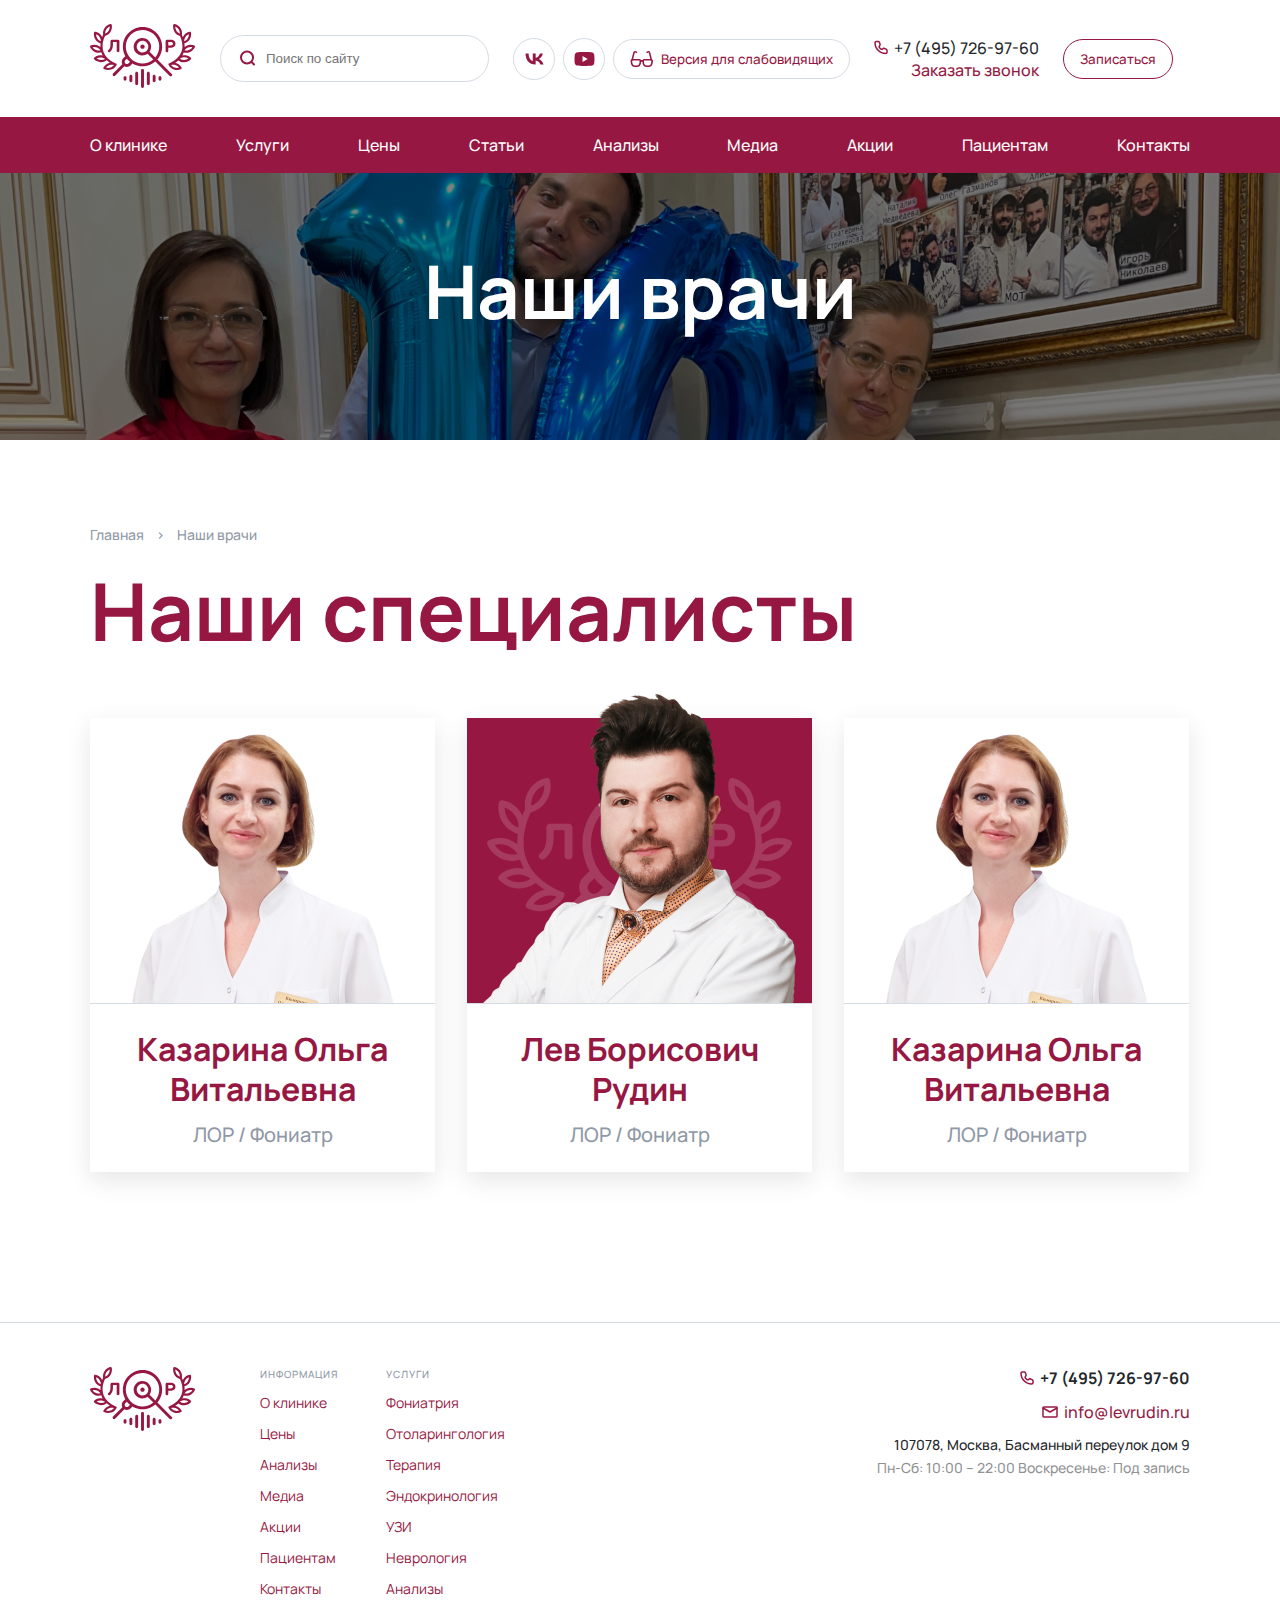
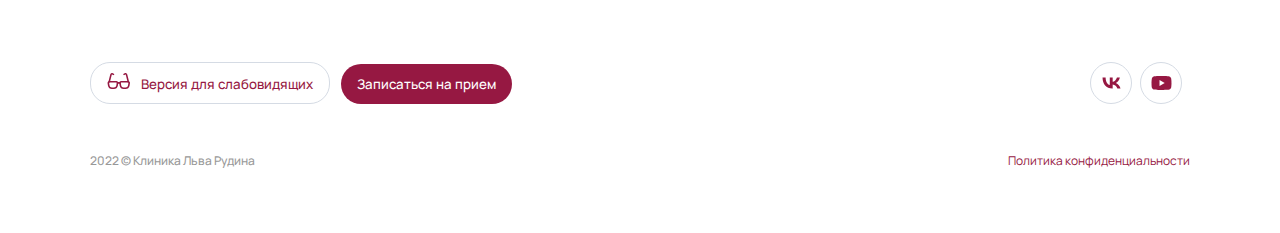
<file: pages/doctors.html>
<!doctype html>
<html lang="ru">
<head>
  <meta charset="UTF-8">
  <meta name="viewport"
        content="width=device-width, user-scalable=no, initial-scale=1.0, maximum-scale=1.0, minimum-scale=1.0">
  <meta http-equiv="X-UA-Compatible" content="ie=edge">
  <title>Клиника Льва Рудина</title>
  <link rel="preconnect" href="https://fonts.googleapis.com">
  <link rel="preconnect" href="https://fonts.gstatic.com" crossorigin>
  <link href="https://fonts.googleapis.com/css2?family=Manrope:wght@400;500;600;700&display=swap" rel="stylesheet">
  <link rel="stylesheet" href="../styles/doctors.css">
</head>
<body>
<div class="main">
  <header class="main-header">
    <div class="main-header-images">
      <a href="./hamburger.html" style="margin-top: 15px">
        <img src="../images/hamburger.svg" alt="hamburger" class="main-header-hamburger-mobile">
      </a>
      <a href="main.html">
        <img src="../images/logo_mobile.svg" alt="logo" class="main-header-logo-mobile">
      </a>
    </div>
    <a href="main.html">
      <img src="../images/logo.svg" alt="logo" class="main-logo">
    </a>
    <div class="main-input-wrapper">
      <input id="search" type="text" class="main-input" placeholder="Поиск по сайту">
      <label for="search" class="main-input-label">
        <img src="../images/search.svg" alt="search" class="main-input-image">
      </label>
    </div>
    <div class="main-header-links">
      <a href="#">
        <div class="main-contact">
          <div class="main-contact-image-wrapper">
            <img src="../images/vk.svg" alt="vk" class="main-contact-image">
          </div>
        </div>
      </a>
      <a href="#">
        <div class="main-contact">
          <div class="main-contact-image-wrapper">
            <img src="../images/youtube.svg" alt="vk" class="main-contact-image">
          </div>
        </div>
      </a>
    </div>
    <div class="main-button-wrapper">
      <button class="main-button">
        <img src="../images/glasses.svg" alt="glasses" class="main-button-glasses">
        <span class="main-button-text">Версия для слабовидящих</span>
      </button>
    </div>
    <div class="main-call">
      <div class="main-number">
        <img src="../images/phone.svg" alt="phone" class="main-number-image">
        <span class="main-number-text">+7 (495) 726-97-60</span>
      </div>
      <span class="main-button-text main-call-text">
          Заказать звонок
        </span>
    </div>
    <button class="main-button main-record-button">
      <span class="main-header-record-text">Записаться</span>
    </button>
    <div class="main-header-images">
      <img src="../images/phone_mobile.svg" alt="phone" class="main-header-phone-mobile">
      <img src="../images/search_mobile.svg" alt="search" class="main-header-search-mobile">
    </div>
  </header>
</div>
<div class="main-navbar">
  <div class="main">
    <div class="main-navbar-list">
      <a href="./main.html" class="main-navbar-item">
        <span>О клинике</span>
      </a>
      <a href="./services.html" class="main-navbar-item">
        <span>Услуги</span>
      </a>
      <a href="./prices.html" class="main-navbar-item">
        <span>Цены</span>
      </a>
      <a href="./article.html" class="main-navbar-item">
        <span>Статьи</span>
      </a>
      <a href="#" class="main-navbar-item">
        <span>Анализы</span>
      </a>
      <a href="#" class="main-navbar-item">
        <span>Медиа</span>
      </a>
      <a href="#" class="main-navbar-item">
        <span>Акции</span>
      </a>
      <a href="#" class="main-navbar-item">
        <span>Пациентам</span>
      </a>
      <a href="./doctors.html" class="main-navbar-item">
        <span>Контакты</span>
      </a>
    </div>
  </div>
</div>
<main class="main-image-wrapper">
  <img src="../images/doctors.png" alt="main" class="main-image">
  <h1 class="main-title">Наши врачи</h1>
</main>
<section class="main main-experts">
  <div class="main-experts-breadcrumbs">
    <span class="main-experts-prev-link">Главная</span>
    <span class="main-experts-separator"> > </span>
    <span class="main-experts-actual-link">Наши врачи</span>
  </div>
  <h2 class="main-experts-title">Наши специалисты</h2>
  <div class="main-experts-cards">
    <div class="main-experts-card-wrapper">
      <div class="main-experts-card">
        <div class="main-experts-card-image-wrapper">
          <img src="../images/woman_doctor.png" alt="kazarina" class="main-experts-card-image">
        </div>
        <div class="main-experts-divider"></div>
        <div class="main-experts-card-info">
          <h4 class="main-experts-card-title">Казарина Ольга Витальевна</h4>
          <span class="main-experts-card-topic">ЛОР / Фониатр</span>
        </div>
      </div>
    </div>
    <div class="main-experts-card-wrapper">
      <div class="main-experts-card">
        <div class="main-experts-card-image-wrapper main-experts-centre-card-image-wrapper">
          <img src="../images/red_logo.svg" alt="logo" class="main-experts-logo">
          <img src="../images/rudin_doctor.png" alt="kazarina" class="main-experts-card-image main-experts-card-main-image">
        </div>
        <div class="main-experts-divider"></div>
        <div class="main-experts-card-info">
          <h4 class="main-experts-card-title">Лев Борисович Рудин</h4>
          <span class="main-experts-card-topic">ЛОР / Фониатр</span>
        </div>
      </div>
    </div>
    <div class="main-experts-card-wrapper">
      <div class="main-experts-card">
        <div class="main-experts-card-image-wrapper">
          <img src="../images/woman_doctor.png" alt="kazarina" class="main-experts-card-image">
        </div>
        <div class="main-experts-divider"></div>
        <div class="main-experts-card-info">
          <h4 class="main-experts-card-title">Казарина Ольга Витальевна</h4>
          <span class="main-experts-card-topic">ЛОР / Фониатр</span>
        </div>
      </div>
    </div>
  </div>
</section>
<div class="main-experts-divider"></div>
<footer class="main main-footer">
  <div class="main-footer-content">
    <div class="main-footer-content-wrapper">
      <div class="main-footer-info-wrapper">
        <img src="../images/logo.svg" alt="logo" class="main-footer-info-logo">
        <div class="main-footer-info">
          <span class="main-footer-info-title">Информация</span>
          <a href="#" class="main-footer-info-link">О клинике</a>
          <a href="#" class="main-footer-info-link">Цены</a>
          <a href="#" class="main-footer-info-link">Анализы</a>
          <a href="#" class="main-footer-info-link">Медиа</a>
          <a href="#" class="main-footer-info-link">Акции</a>
          <a href="#" class="main-footer-info-link">Пациентам</a>
          <a href="#" class="main-footer-info-link">Контакты</a>
        </div>
        <div class="main-footer-info">
          <span class="main-footer-info-title">Услуги</span>
          <a href="#" class="main-footer-info-link">Фониатрия</a>
          <a href="#" class="main-footer-info-link">Отоларингология</a>
          <a href="#" class="main-footer-info-link">Терапия</a>
          <a href="#" class="main-footer-info-link">Эндокринология</a>
          <a href="#" class="main-footer-info-link">УЗИ</a>
          <a href="#" class="main-footer-info-link">Неврология</a>
          <a href="#" class="main-footer-info-link">Анализы</a>
        </div>
      </div>
      <div class="main-footer-contacts">
        <div class="main-footer-number">
          <img src="../images/phone.svg" alt="phone" class="main-footer-number-image">
          <span class="main-footer-number-text">+7 (495) 726-97-60</span>
        </div>
        <div class="main-footer-email">
          <img src="../images/email.svg" alt="phone" class="main-footer-email-image">
          <span class="main-footer-email-text">info@levrudin.ru</span>
        </div>
        <span class="main-footer-address">107078, Москва, Басманный переулок дом 9</span>
        <span class="main-footer-time">Пн-Сб: 10:00 – 22:00 Воскресенье: Под запись</span>
      </div>
    </div>
    <div class="main-footer-middle">
      <div class="main-footer-buttons">
        <button class="main-footer-primary-button">
          <span class="main-footer-span">
          <img src="../images/glasses.svg" alt="glasses" class="main-button-glasses">
          <span class="main-button-text">Версия для слабовидящих</span>
          </span>
        </button>
        <button class="main-footer-secondary-button">
          <span class="main-footer-secondary-button-text">
            Записаться на прием
          </span>
        </button>
      </div>
      <div class="main-footer-socials">
        <a href="#">
          <div class="main-contact">
            <div class="main-contact-image-wrapper">
              <img src="../images/vk.svg" alt="vk" class="main-contact-image">
            </div>
          </div>
        </a>
        <a href="#">
          <div class="main-contact">
            <div class="main-contact-image-wrapper">
              <img src="../images/youtube.svg" alt="vk" class="main-contact-image">
            </div>
          </div>
        </a>
      </div>
    </div>
    <div class="main-footer-bottom">
      <span class="main-footer-bottom-copyright">2022 © Клиника Льва Рудина</span>
      <a href="#" class="main-footer-bottom-link">Политика конфиденциальности</a>
    </div>
  </div>
  <div class="main-footer-mobile-content">
    <div class="main-footer-content-mobile-wrapper">
      <div class="main-footer-info-wrapper">
        <img src="../images/logo.svg" alt="logo" class="main-footer-info-logo">
        <div class="main-footer-socials">
          <a href="#">
            <div class="main-contact">
              <div class="main-contact-image-wrapper">
                <img src="../images/vk.svg" alt="vk" class="main-contact-image">
              </div>
            </div>
          </a>
          <a href="#">
            <div class="main-contact">
              <div class="main-contact-image-wrapper">
                <img src="../images/youtube.svg" alt="vk" class="main-contact-image">
              </div>
            </div>
          </a>
        </div>
      </div>
      <div class="main-footer-contacts">
        <div class="main-footer-number">
          <img src="../images/phone.svg" alt="phone" class="main-footer-number-image">
          <span class="main-footer-number-text">+7 (495) 726-97-60</span>
        </div>
        <div class="main-footer-email">
          <img src="../images/email.svg" alt="phone" class="main-footer-email-image">
          <span class="main-footer-email-text">info@levrudin.ru</span>
        </div>
        <span class="main-footer-address">Москва, Басманный переулок дом 9</span>
        <span class="main-footer-time">Пн-Сб: 10:00 - 22:00, Вс: под запись</span>
      </div>
      <div class="main-footer-links">
        <div class="main-footer-info">
          <span class="main-footer-info-title">Информация</span>
          <a href="#" class="main-footer-info-link">О клинике</a>
          <a href="#" class="main-footer-info-link">Цены</a>
          <a href="#" class="main-footer-info-link">Анализы</a>
          <a href="#" class="main-footer-info-link">Медиа</a>
          <a href="#" class="main-footer-info-link">Акции</a>
          <a href="#" class="main-footer-info-link">Пациентам</a>
          <a href="#" class="main-footer-info-link">Контакты</a>
        </div>
        <div class="main-footer-info">
          <span class="main-footer-info-title">Услуги</span>
          <a href="#" class="main-footer-info-link">Фониатрия</a>
          <a href="#" class="main-footer-info-link">Отоларингология</a>
          <a href="#" class="main-footer-info-link">Терапия</a>
          <a href="#" class="main-footer-info-link">Эндокринология</a>
          <a href="#" class="main-footer-info-link">УЗИ</a>
          <a href="#" class="main-footer-info-link">Неврология</a>
          <a href="#" class="main-footer-info-link">Анализы</a>
        </div>
      </div>
    </div>
    <div class="main-footer-middle">
      <div class="main-footer-button-wrapper">
        <button class="main-footer-primary-button">
            <span class="main-footer-span">
              <img src="../images/glasses.svg" alt="glasses" class="main-button-glasses">
            <span class="main-button-text">Версия для слабовидящих</span>
            </span>
        </button>
      </div>
      <div class="main-footer-button-wrapper">
        <button class="main-footer-secondary-button">
            <span class="main-footer-secondary-button-text">
              Записаться на прием
            </span>
        </button>
      </div>
    </div>
    <div class="main-footer-bottom">
      <a href="#" class="main-footer-bottom-link">Политика конфиденциальности</a>
      <span class="main-footer-bottom-copyright">2022 © Клиника Льва Рудина</span>
    </div>
  </div>
</footer>
</body>
</html>
</file>
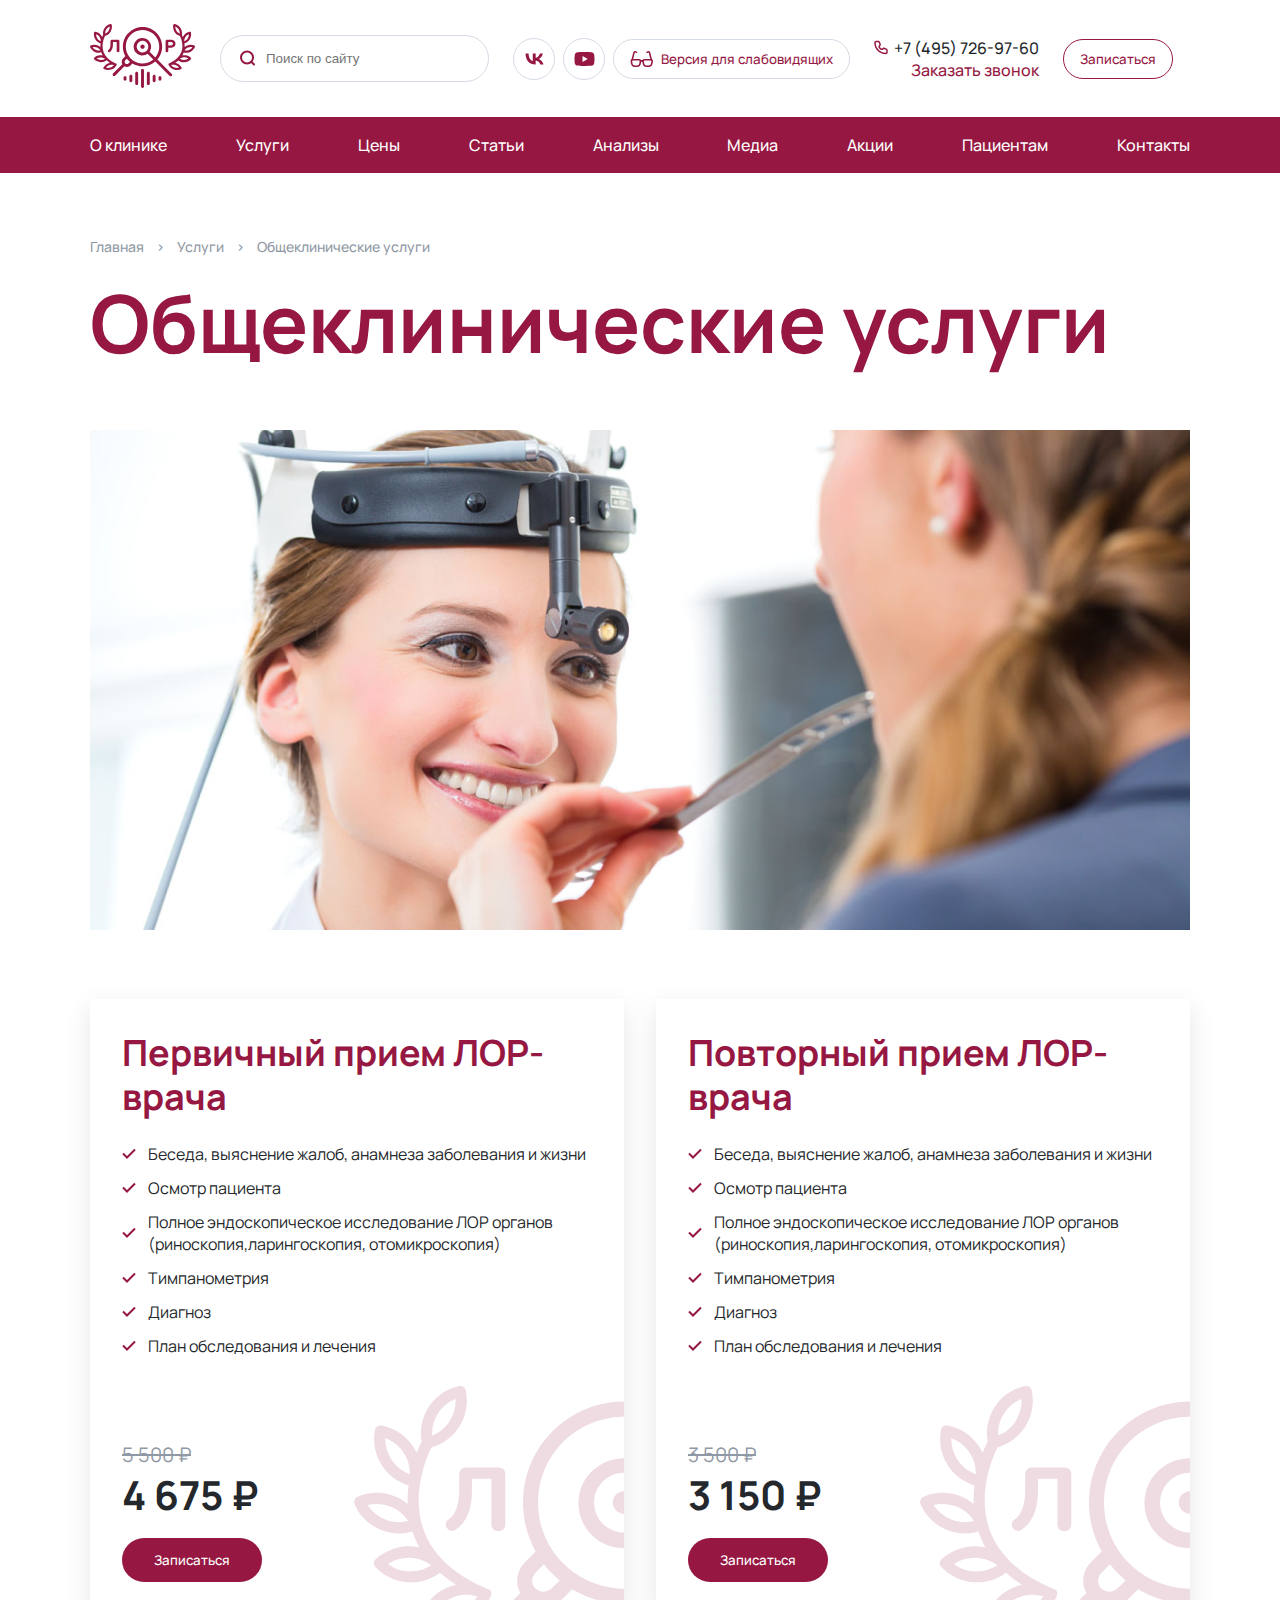
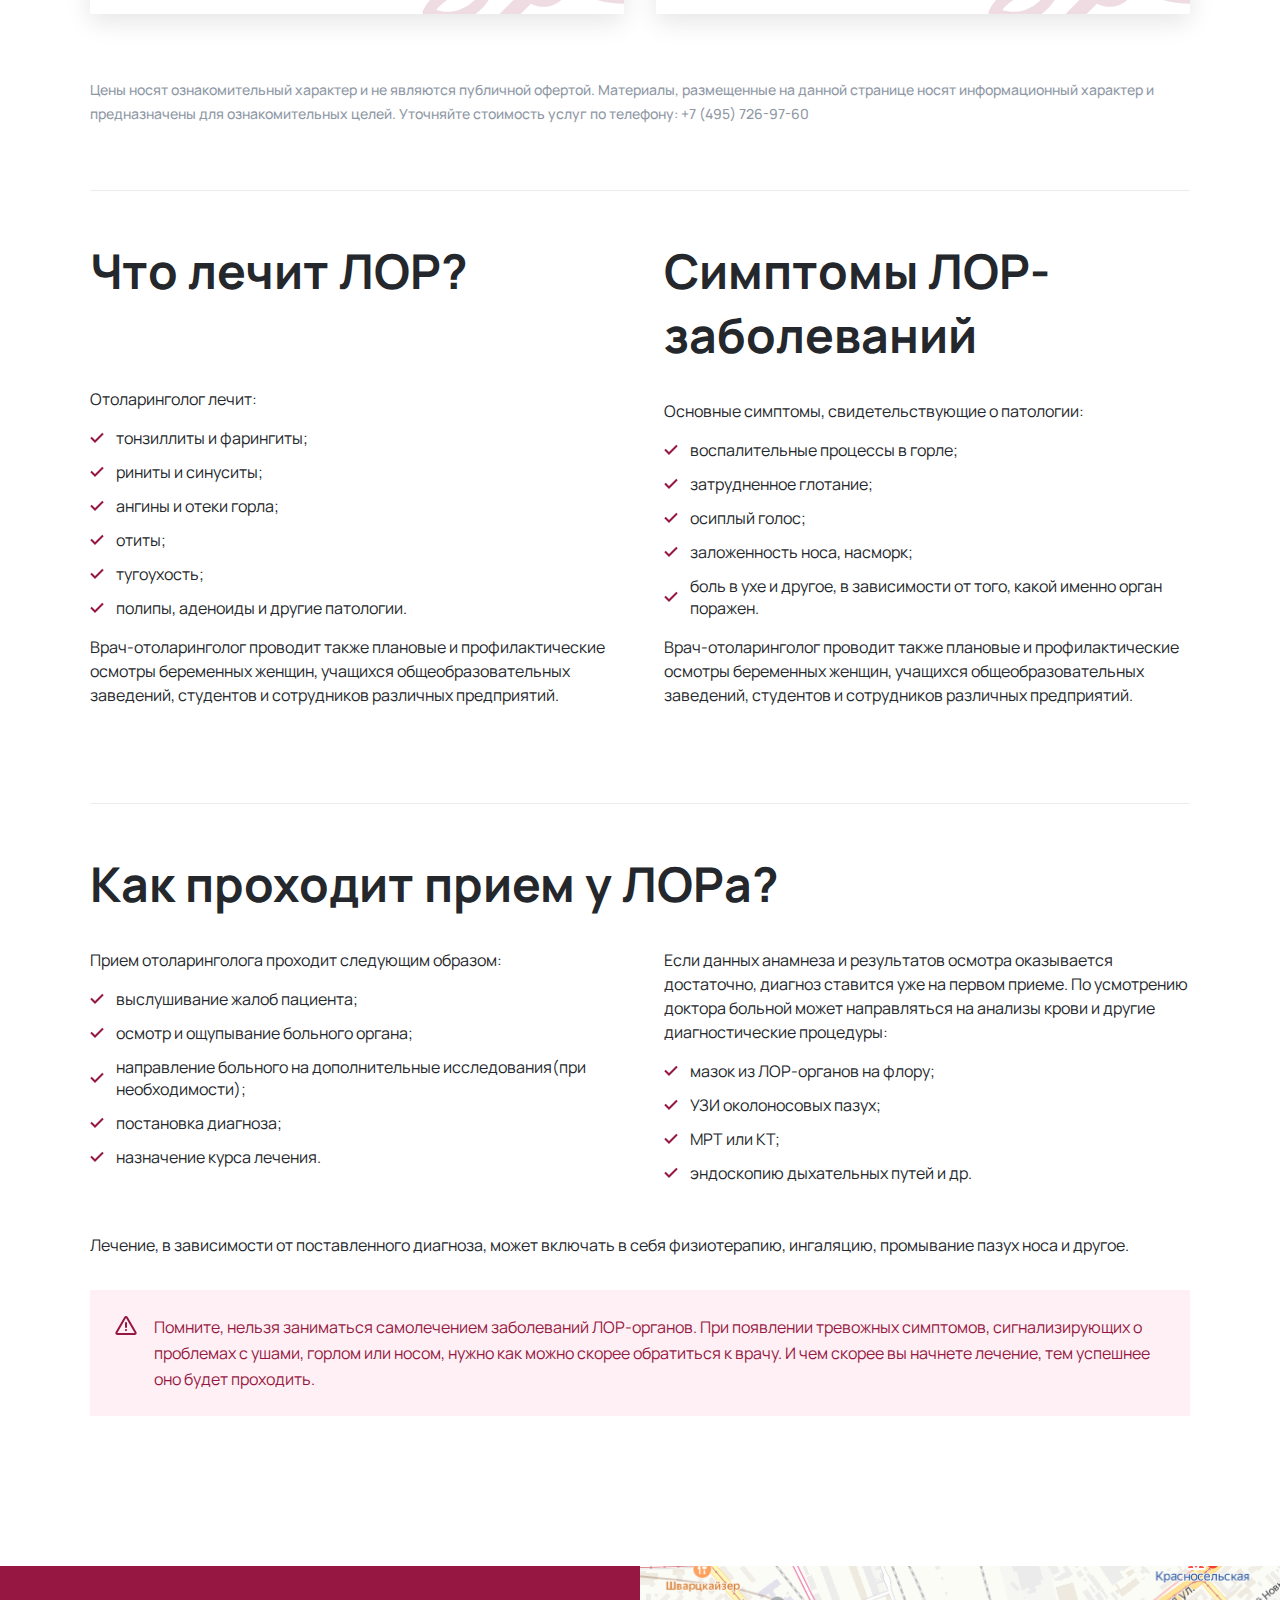
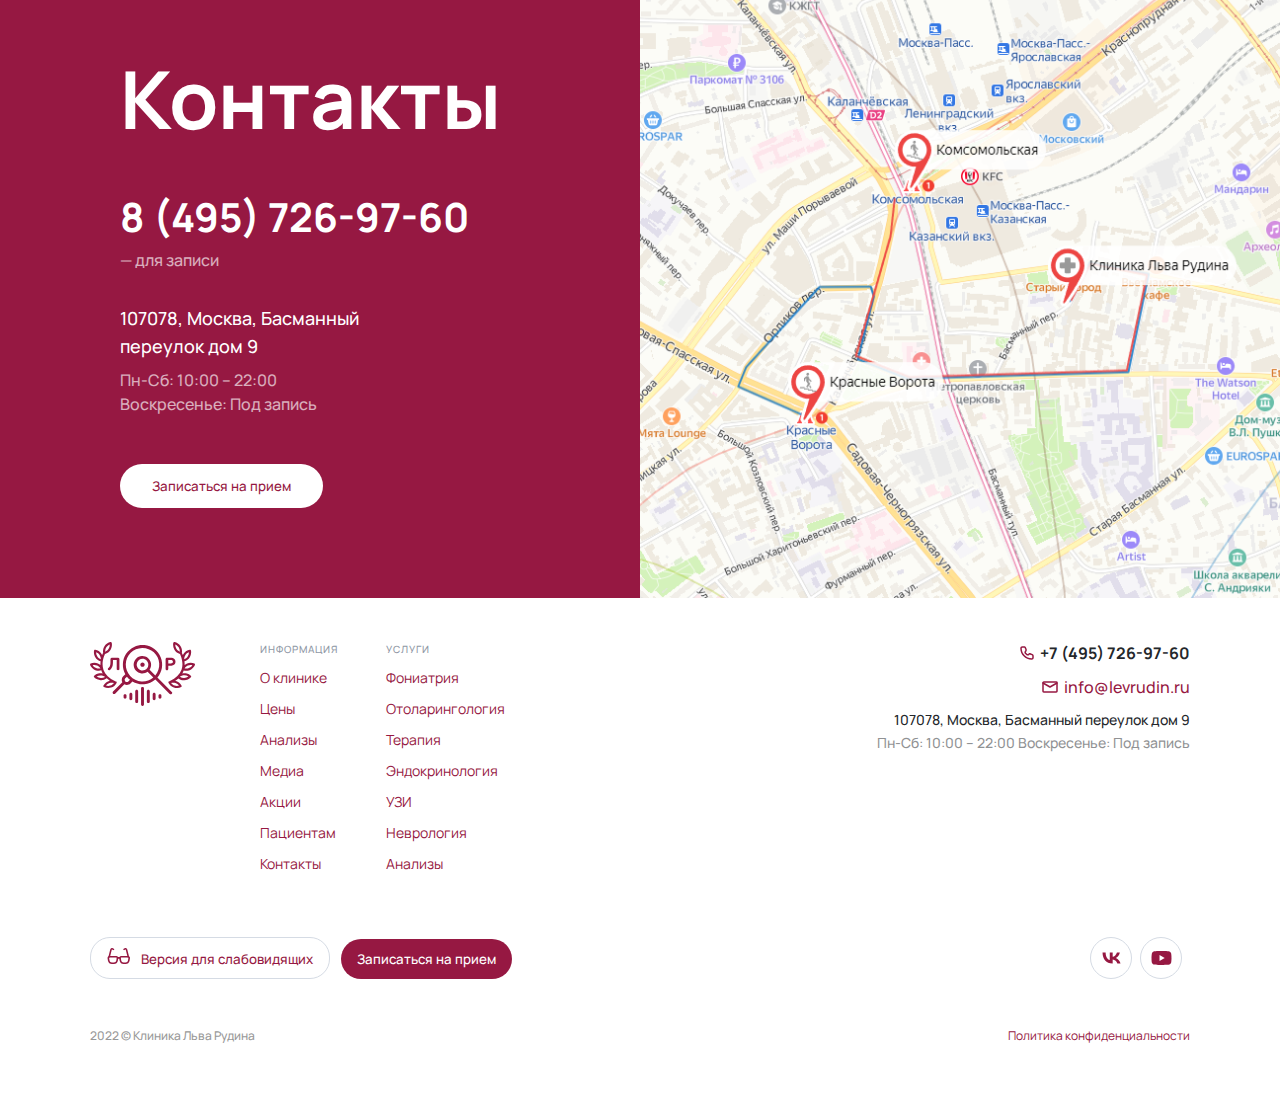
<file: pages/general_services.html>
<!doctype html>
<html lang="ru">
<head>
  <meta charset="UTF-8">
  <meta name="viewport"
        content="width=device-width, user-scalable=no, initial-scale=1.0, maximum-scale=1.0, minimum-scale=1.0">
  <meta http-equiv="X-UA-Compatible" content="ie=edge">
  <title>Клиника Льва Рудина</title>
  <link rel="preconnect" href="https://fonts.googleapis.com">
  <link rel="preconnect" href="https://fonts.gstatic.com" crossorigin>
  <link href="https://fonts.googleapis.com/css2?family=Manrope:wght@400;500;600;700&display=swap" rel="stylesheet">
  <link rel="stylesheet" href="../styles/general_services.css">
</head>
<body>
<div class="main">
  <header class="main-header">
    <div class="main-header-images">
      <a href="./hamburger.html" style="margin-top: 15px">
        <img src="../images/hamburger.svg" alt="hamburger" class="main-header-hamburger-mobile">
      </a>
      <a href="main.html">
        <img src="../images/logo_mobile.svg" alt="logo" class="main-header-logo-mobile">
      </a>
    </div>
    <a href="main.html">
      <img src="../images/logo.svg" alt="logo" class="main-logo">
    </a>
    <div class="main-input-wrapper">
      <input id="search" type="text" class="main-input" placeholder="Поиск по сайту">
      <label for="search" class="main-input-label">
        <img src="../images/search.svg" alt="search" class="main-input-image">
      </label>
    </div>
    <div class="main-header-links">
      <a href="#">
        <div class="main-contact">
          <div class="main-contact-image-wrapper">
            <img src="../images/vk.svg" alt="vk" class="main-contact-image">
          </div>
        </div>
      </a>
      <a href="#">
        <div class="main-contact">
          <div class="main-contact-image-wrapper">
            <img src="../images/youtube.svg" alt="vk" class="main-contact-image">
          </div>
        </div>
      </a>
    </div>
    <div class="main-button-wrapper">
      <button class="main-button">
        <img src="../images/glasses.svg" alt="glasses" class="main-button-glasses">
        <span class="main-button-text">Версия для слабовидящих</span>
      </button>
    </div>
    <div class="main-call">
      <div class="main-number">
        <img src="../images/phone.svg" alt="phone" class="main-number-image">
        <span class="main-number-text">+7 (495) 726-97-60</span>
      </div>
      <span class="main-button-text main-call-text">
          Заказать звонок
        </span>
    </div>
    <button class="main-button main-record-button">
      <span class="main-header-record-text">Записаться</span>
    </button>
    <div class="main-header-images">
      <img src="../images/phone_mobile.svg" alt="phone" class="main-header-phone-mobile">
      <img src="../images/search_mobile.svg" alt="search" class="main-header-search-mobile">
    </div>
  </header>
</div>
<div class="main-navbar">
  <div class="main">
    <div class="main-navbar-list">
      <a href="./main.html" class="main-navbar-item">
        <span>О клинике</span>
      </a>
      <a href="./services.html" class="main-navbar-item">
        <span>Услуги</span>
      </a>
      <a href="./prices.html" class="main-navbar-item">
        <span>Цены</span>
      </a>
      <a href="./article.html" class="main-navbar-item">
        <span>Статьи</span>
      </a>
      <a href="#" class="main-navbar-item">
        <span>Анализы</span>
      </a>
      <a href="#" class="main-navbar-item">
        <span>Медиа</span>
      </a>
      <a href="#" class="main-navbar-item">
        <span>Акции</span>
      </a>
      <a href="#" class="main-navbar-item">
        <span>Пациентам</span>
      </a>
      <a href="./doctors.html" class="main-navbar-item">
        <span>Контакты</span>
      </a>
    </div>
  </div>
</div>
<section class="main main-experts-start">
  <div class="main-experts-breadcrumbs">
    <span class="main-experts-prev-link">Главная</span>
    <span class="main-experts-separator"> > </span>
    <span class="main-experts-actual-link">Услуги</span>
    <span class="main-experts-separator"> > </span>
    <span class="main-experts-actual-link">Общеклинические услуги</span>
  </div>
  <h2 class="main-experts-title">Общеклинические услуги</h2>
</section>
<div class="main-experts-mobile-image-wrapper">
  <img src="../images/general_photo_mobile.png" alt="general_photo" class="main-experts-mobile-image">
</div>
<section class="main main-experts">
  <img src="../images/general_services.png" alt="general_photo" class="main-experts-image">
  <div class="main-experts-cards">
    <div class="main-experts-card">
      <h4 class="main-experts-card-title">Первичный прием ЛОР-врача</h4>
      <div class="main-experts-card-list">
        <div class="main-experts-card-item">
          <img src="../images/check.svg" alt="check" class="main-experts-card-item-image">
          <span class="main-experts-card-text">Беседа, выяснение жалоб, анамнеза заболевания и жизни</span>
        </div>
        <div class="main-experts-card-item">
          <img src="../images/check.svg" alt="check" class="main-experts-card-item-image">
          <span class="main-experts-card-text">Осмотр пациента</span>
        </div>
        <div class="main-experts-card-item">
          <img src="../images/check.svg" alt="check" class="main-experts-card-item-image">
          <span class="main-experts-card-text">
            Полное эндоскопическое исследование ЛОР органов (риноскопия,ларингоскопия, отомикроскопия)
          </span>
        </div>
        <div class="main-experts-card-item">
          <img src="../images/check.svg" alt="check" class="main-experts-card-item-image">
          <span class="main-experts-card-text">Тимпанометрия</span>
        </div>
        <div class="main-experts-card-item">
          <img src="../images/check.svg" alt="check" class="main-experts-card-item-image">
          <span class="main-experts-card-text">Диагноз</span>
        </div>
        <div class="main-experts-card-item">
          <img src="../images/check.svg" alt="check" class="main-experts-card-item-image">
          <span class="main-experts-card-text">План обследования и лечения</span>
        </div>
      </div>
      <div class="main-experts-card-bottom">
        <span class="main-experts-card-last-price">5 500 ₽</span>
        <h4 class="main-experts-card-price">4 675 ₽</h4>
        <button class="main-experts-button">
          <span class="main-experts-button-text">Записаться</span>
        </button>
        <img src="../images/general_logo.svg" alt="logo" class="main-experts-card-logo">
        <img src="../images/mobile_logo_general.svg" alt="logo" class="main-experts-card-mobile-logo">
      </div>
    </div>
    <div class="main-experts-card">
      <h4 class="main-experts-card-title">Повторный прием ЛОР-врача</h4>
      <div class="main-experts-card-list">
        <div class="main-experts-card-item">
          <img src="../images/check.svg" alt="check" class="main-experts-card-item-image">
          <span class="main-experts-card-text">Беседа, выяснение жалоб, анамнеза заболевания и жизни</span>
        </div>
        <div class="main-experts-card-item">
          <img src="../images/check.svg" alt="check" class="main-experts-card-item-image">
          <span class="main-experts-card-text">Осмотр пациента</span>
        </div>
        <div class="main-experts-card-item">
          <img src="../images/check.svg" alt="check" class="main-experts-card-item-image">
          <span class="main-experts-card-text">
            Полное эндоскопическое исследование ЛОР органов (риноскопия,ларингоскопия, отомикроскопия)
          </span>
        </div>
        <div class="main-experts-card-item">
          <img src="../images/check.svg" alt="check" class="main-experts-card-item-image">
          <span class="main-experts-card-text">Тимпанометрия</span>
        </div>
        <div class="main-experts-card-item">
          <img src="../images/check.svg" alt="check" class="main-experts-card-item-image">
          <span class="main-experts-card-text">Диагноз</span>
        </div>
        <div class="main-experts-card-item">
          <img src="../images/check.svg" alt="check" class="main-experts-card-item-image">
          <span class="main-experts-card-text">План обследования и лечения</span>
        </div>
      </div>
      <div class="main-experts-card-bottom">
        <span class="main-experts-card-last-price">3 500 ₽</span>
        <h4 class="main-experts-card-price">3 150 ₽</h4>
        <button class="main-experts-button">
          <span class="main-experts-button-text">Записаться</span>
        </button>
        <img src="../images/general_logo.svg" alt="logo" class="main-experts-card-logo">
        <img src="../images/mobile_logo_general.svg" alt="logo" class="main-experts-card-mobile-logo">
      </div>
    </div>
  </div>
  <span class="main-experts-description">
    Цены носят ознакомительный характер и не являются публичной офертой. Материалы, размещенные на данной странице
    носят информационный характер и предназначены для ознакомительных целей. Уточняйте стоимость услуг по телефону:
    +7 (495) 726-97-60
  </span>
  <div class="main-experts-divider"></div>
  <div class="main-experts-panels">
    <div class="main-experts-panel">
      <h2 class="main-experts-panel-title">Что лечит ЛОР?</h2>
      <span class="main-experts-panel-topic">Отоларинголог лечит:</span>
      <div class="main-experts-card-list main-experts-panel-list">
        <div class="main-experts-card-item">
          <img src="../images/check.svg" alt="check" class="main-experts-card-item-image">
          <span class="main-experts-card-text">тонзиллиты и фарингиты;</span>
        </div>
        <div class="main-experts-card-item">
          <img src="../images/check.svg" alt="check" class="main-experts-card-item-image">
          <span class="main-experts-card-text">риниты и синуситы;</span>
        </div>
        <div class="main-experts-card-item">
          <img src="../images/check.svg" alt="check" class="main-experts-card-item-image">
          <span class="main-experts-card-text">ангины и отеки горла;</span>
        </div>
        <div class="main-experts-card-item">
          <img src="../images/check.svg" alt="check" class="main-experts-card-item-image">
          <span class="main-experts-card-text">отиты;</span>
        </div>
        <div class="main-experts-card-item">
          <img src="../images/check.svg" alt="check" class="main-experts-card-item-image">
          <span class="main-experts-card-text">тугоухость;</span>
        </div>
        <div class="main-experts-card-item">
          <img src="../images/check.svg" alt="check" class="main-experts-card-item-image">
          <span class="main-experts-card-text">полипы, аденоиды и другие патологии.</span>
        </div>
      </div>
      <span class="main-experts-panel-topic">
        Врач-отоларинголог проводит также плановые и профилактические осмотры беременных женщин, учащихся
        общеобразовательных заведений, студентов и сотрудников различных предприятий.
      </span>
    </div>
    <div class="main-experts-panel">
      <h2 class="main-experts-panel-title">Симптомы ЛОР-заболеваний</h2>
      <span class="main-experts-panel-topic">Основные симптомы, свидетельствующие о патологии:</span>
      <div class="main-experts-card-list main-experts-panel-list">
        <div class="main-experts-card-item">
          <img src="../images/check.svg" alt="check" class="main-experts-card-item-image">
          <span class="main-experts-card-text">воспалительные процессы в горле;</span>
        </div>
        <div class="main-experts-card-item">
          <img src="../images/check.svg" alt="check" class="main-experts-card-item-image">
          <span class="main-experts-card-text">затрудненное глотание;</span>
        </div>
        <div class="main-experts-card-item">
          <img src="../images/check.svg" alt="check" class="main-experts-card-item-image">
          <span class="main-experts-card-text">осиплый голос;</span>
        </div>
        <div class="main-experts-card-item">
          <img src="../images/check.svg" alt="check" class="main-experts-card-item-image">
          <span class="main-experts-card-text">заложенность носа, насморк;</span>
        </div>
        <div class="main-experts-card-item">
          <img src="../images/check.svg" alt="check" class="main-experts-card-item-image">
          <span class="main-experts-card-text">
            боль в ухе и другое, в зависимости от того, какой именно орган поражен.
          </span>
        </div>
      </div>
      <span class="main-experts-panel-topic">
        Врач-отоларинголог проводит также плановые и профилактические осмотры беременных женщин, учащихся
        общеобразовательных заведений, студентов и сотрудников различных предприятий.
      </span>
    </div>
  </div>
  <div class="main-experts-divider"></div>
  <h2 class="main-experts-panels-title">Как проходит прием у ЛОРа?</h2>
  <div class="main-experts-panels main-experts-secondary-panels">
    <div class="main-experts-panel">
      <span class="main-experts-panel-topic">Прием отоларинголога проходит следующим образом:</span>
      <div class="main-experts-card-list main-experts-panel-list">
        <div class="main-experts-card-item">
          <img src="../images/check.svg" alt="check" class="main-experts-card-item-image">
          <span class="main-experts-card-text">выслушивание жалоб пациента;</span>
        </div>
        <div class="main-experts-card-item">
          <img src="../images/check.svg" alt="check" class="main-experts-card-item-image">
          <span class="main-experts-card-text">осмотр и ощупывание больного органа;</span>
        </div>
        <div class="main-experts-card-item">
          <img src="../images/check.svg" alt="check" class="main-experts-card-item-image">
          <span class="main-experts-card-text">
            направление больного на дополнительные исследования(при необходимости);
          </span>
        </div>
        <div class="main-experts-card-item">
          <img src="../images/check.svg" alt="check" class="main-experts-card-item-image">
          <span class="main-experts-card-text">постановка диагноза;</span>
        </div>
        <div class="main-experts-card-item">
          <img src="../images/check.svg" alt="check" class="main-experts-card-item-image">
          <span class="main-experts-card-text">назначение курса лечения.</span>
        </div>
      </div>
    </div>
    <div class="main-experts-panel">
      <span class="main-experts-panel-topic">
        Если данных анамнеза и результатов осмотра оказывается достаточно, диагноз ставится уже на первом приеме.
        По усмотрению доктора больной может направляться на анализы крови и другие диагностические процедуры:
      </span>
      <div class="main-experts-card-list main-experts-panel-list">
        <div class="main-experts-card-item">
          <img src="../images/check.svg" alt="check" class="main-experts-card-item-image">
          <span class="main-experts-card-text">мазок из ЛОР-органов на флору;</span>
        </div>
        <div class="main-experts-card-item">
          <img src="../images/check.svg" alt="check" class="main-experts-card-item-image">
          <span class="main-experts-card-text">УЗИ околоносовых пазух;</span>
        </div>
        <div class="main-experts-card-item">
          <img src="../images/check.svg" alt="check" class="main-experts-card-item-image">
          <span class="main-experts-card-text">МРТ или КТ;</span>
        </div>
        <div class="main-experts-card-item">
          <img src="../images/check.svg" alt="check" class="main-experts-card-item-image">
          <span class="main-experts-card-text">эндоскопию дыхательных путей и др.</span>
        </div>
      </div>
    </div>
  </div>
  <span class="main-experts-panels-description">
    Лечение, в зависимости от поставленного диагноза, может включать в себя физиотерапию, ингаляцию, промывание
    пазух носа и другое.
  </span>
  <div class="main-experts-warning-panel">
    <div class="main-experts-warning-panel-wrapper">
      <img src="../images/warning.svg" alt="warning" class="main-experts-warning-panel-image">
    </div>
    <span class="main-experts-warning-panel-text">
      Помните, нельзя заниматься самолечением заболеваний ЛОР-органов. При появлении тревожных симптомов,
      сигнализирующих о проблемах с ушами, горлом или носом, нужно как можно скорее обратиться к врачу. И чем скорее
      вы начнете лечение, тем успешнее оно будет проходить.
    </span>
  </div>
</section>
<section class="main-contacts">
  <div class="main-contacts-content">
    <h2 class="main-contacts-title">Контакты</h2>
    <h4 class="main-contacts-number">8 (495) 726-97-60</h4>
    <span class="main-contacts-description">— для записи</span>
    <span class="main-contacts-address">107078, Москва, Басманный переулок дом 9</span>
    <span class="main-contacts-time">Пн-Сб: 10:00 – 22:00 Воскресенье: Под запись</span>
    <button class="main-contacts-button">
      <span class="main-contacts-button-text">Записаться на прием</span>
    </button>
  </div>
  <div class="main-contacts-google-map">
    <img src="../images/google_map.png" alt="google_map" class="main-contacts-google-map-image">
  </div>
</section>
<footer class="main main-footer">
  <div class="main-footer-content">
    <div class="main-footer-content-wrapper">
      <div class="main-footer-info-wrapper">
        <img src="../images/logo.svg" alt="logo" class="main-footer-info-logo">
        <div class="main-footer-info">
          <span class="main-footer-info-title">Информация</span>
          <a href="#" class="main-footer-info-link">О клинике</a>
          <a href="#" class="main-footer-info-link">Цены</a>
          <a href="#" class="main-footer-info-link">Анализы</a>
          <a href="#" class="main-footer-info-link">Медиа</a>
          <a href="#" class="main-footer-info-link">Акции</a>
          <a href="#" class="main-footer-info-link">Пациентам</a>
          <a href="#" class="main-footer-info-link">Контакты</a>
        </div>
        <div class="main-footer-info">
          <span class="main-footer-info-title">Услуги</span>
          <a href="#" class="main-footer-info-link">Фониатрия</a>
          <a href="#" class="main-footer-info-link">Отоларингология</a>
          <a href="#" class="main-footer-info-link">Терапия</a>
          <a href="#" class="main-footer-info-link">Эндокринология</a>
          <a href="#" class="main-footer-info-link">УЗИ</a>
          <a href="#" class="main-footer-info-link">Неврология</a>
          <a href="#" class="main-footer-info-link">Анализы</a>
        </div>
      </div>
      <div class="main-footer-contacts">
        <div class="main-footer-number">
          <img src="../images/phone.svg" alt="phone" class="main-footer-number-image">
          <span class="main-footer-number-text">+7 (495) 726-97-60</span>
        </div>
        <div class="main-footer-email">
          <img src="../images/email.svg" alt="phone" class="main-footer-email-image">
          <span class="main-footer-email-text">info@levrudin.ru</span>
        </div>
        <span class="main-footer-address">107078, Москва, Басманный переулок дом 9</span>
        <span class="main-footer-time">Пн-Сб: 10:00 – 22:00 Воскресенье: Под запись</span>
      </div>
    </div>
    <div class="main-footer-middle">
      <div class="main-footer-buttons">
        <button class="main-footer-primary-button">
          <span class="main-footer-span">
          <img src="../images/glasses.svg" alt="glasses" class="main-button-glasses">
          <span class="main-button-text">Версия для слабовидящих</span>
          </span>
        </button>
        <button class="main-footer-secondary-button">
          <span class="main-footer-secondary-button-text">
            Записаться на прием
          </span>
        </button>
      </div>
      <div class="main-footer-socials">
        <a href="#">
          <div class="main-contact">
            <div class="main-contact-image-wrapper">
              <img src="../images/vk.svg" alt="vk" class="main-contact-image">
            </div>
          </div>
        </a>
        <a href="#">
          <div class="main-contact">
            <div class="main-contact-image-wrapper">
              <img src="../images/youtube.svg" alt="vk" class="main-contact-image">
            </div>
          </div>
        </a>
      </div>
    </div>
    <div class="main-footer-bottom">
      <span class="main-footer-bottom-copyright">2022 © Клиника Льва Рудина</span>
      <a href="#" class="main-footer-bottom-link">Политика конфиденциальности</a>
    </div>
  </div>
  <div class="main-footer-mobile-content">
    <div class="main-footer-content-mobile-wrapper">
      <div class="main-footer-info-wrapper">
        <img src="../images/logo.svg" alt="logo" class="main-footer-info-logo">
        <div class="main-footer-socials">
          <a href="#">
            <div class="main-contact">
              <div class="main-contact-image-wrapper">
                <img src="../images/vk.svg" alt="vk" class="main-contact-image">
              </div>
            </div>
          </a>
          <a href="#">
            <div class="main-contact">
              <div class="main-contact-image-wrapper">
                <img src="../images/youtube.svg" alt="vk" class="main-contact-image">
              </div>
            </div>
          </a>
        </div>
      </div>
      <div class="main-footer-contacts">
        <div class="main-footer-number">
          <img src="../images/phone.svg" alt="phone" class="main-footer-number-image">
          <span class="main-footer-number-text">+7 (495) 726-97-60</span>
        </div>
        <div class="main-footer-email">
          <img src="../images/email.svg" alt="phone" class="main-footer-email-image">
          <span class="main-footer-email-text">info@levrudin.ru</span>
        </div>
        <span class="main-footer-address">Москва, Басманный переулок дом 9</span>
        <span class="main-footer-time">Пн-Сб: 10:00 - 22:00, Вс: под запись</span>
      </div>
      <div class="main-footer-links">
        <div class="main-footer-info">
          <span class="main-footer-info-title">Информация</span>
          <a href="#" class="main-footer-info-link">О клинике</a>
          <a href="#" class="main-footer-info-link">Цены</a>
          <a href="#" class="main-footer-info-link">Анализы</a>
          <a href="#" class="main-footer-info-link">Медиа</a>
          <a href="#" class="main-footer-info-link">Акции</a>
          <a href="#" class="main-footer-info-link">Пациентам</a>
          <a href="#" class="main-footer-info-link">Контакты</a>
        </div>
        <div class="main-footer-info">
          <span class="main-footer-info-title">Услуги</span>
          <a href="#" class="main-footer-info-link">Фониатрия</a>
          <a href="#" class="main-footer-info-link">Отоларингология</a>
          <a href="#" class="main-footer-info-link">Терапия</a>
          <a href="#" class="main-footer-info-link">Эндокринология</a>
          <a href="#" class="main-footer-info-link">УЗИ</a>
          <a href="#" class="main-footer-info-link">Неврология</a>
          <a href="#" class="main-footer-info-link">Анализы</a>
        </div>
      </div>
    </div>
    <div class="main-footer-middle">
      <div class="main-footer-button-wrapper">
        <button class="main-footer-primary-button">
            <span class="main-footer-span">
              <img src="../images/glasses.svg" alt="glasses" class="main-button-glasses">
            <span class="main-button-text">Версия для слабовидящих</span>
            </span>
        </button>
      </div>
      <div class="main-footer-button-wrapper">
        <button class="main-footer-secondary-button">
            <span class="main-footer-secondary-button-text">
              Записаться на прием
            </span>
        </button>
      </div>
    </div>
    <div class="main-footer-bottom">
      <a href="#" class="main-footer-bottom-link">Политика конфиденциальности</a>
      <span class="main-footer-bottom-copyright">2022 © Клиника Льва Рудина</span>
    </div>
  </div>
</footer>
</body>
</html>
</file>
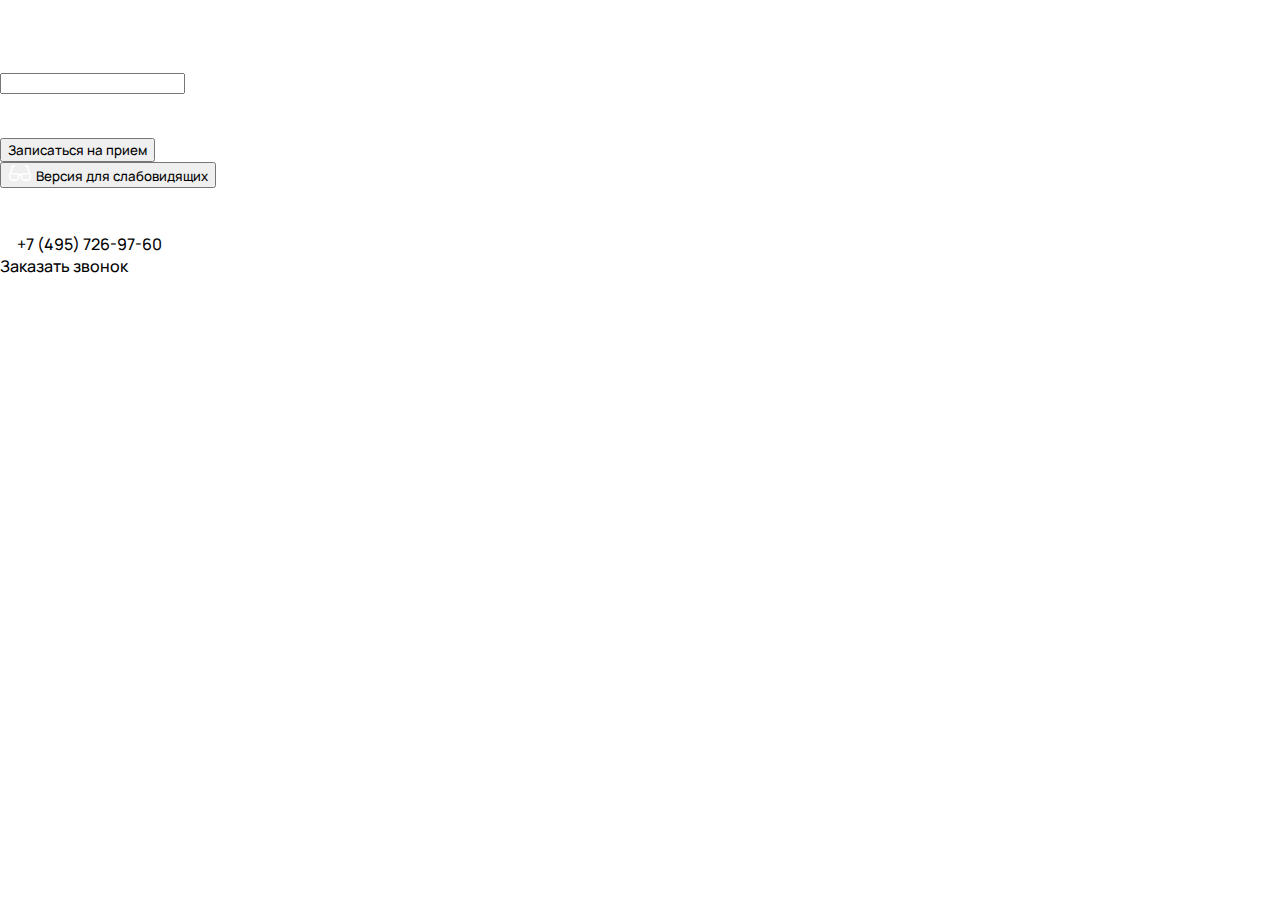
<file: pages/hamburger.html>
<!doctype html>
<html lang="ru">
<head>
  <meta charset="UTF-8">
  <meta name="viewport"
        content="width=device-width, user-scalable=no, initial-scale=1.0, maximum-scale=1.0, minimum-scale=1.0">
  <meta http-equiv="X-UA-Compatible" content="ie=edge">
  <title>Клиника Льва Рудина</title>
  <link rel="preconnect" href="https://fonts.googleapis.com">
  <link rel="preconnect" href="https://fonts.gstatic.com" crossorigin>
  <link href="https://fonts.googleapis.com/css2?family=Manrope:wght@400;500;600;700&display=swap" rel="stylesheet">
  <link rel="stylesheet" href="../styles/hamburger.css">
</head>
<body>
<div class="main">
  <div class="main-hamburger">
    <div class="main-hamburger-header">
      <div class="main-hamburger-images">
        <img src="../images/close_hamburger.svg" alt="hamburger" class="main-hamburger-close">
        <a href="main.html">
          <img src="../images/logo_mobile.svg" alt="logo" class="main-header-logo-mobile">
        </a>
      </div>
      <div class="main-hamburger-images">
        <img src="../images/phone_mobile.svg" alt="phone" class="main-hamburger-phone">
        <img src="../images/search_mobile.svg" alt="search" class="main-hamburger-search">
      </div>
    </div>
    <div class="main-input-wrapper">
      <input id="search" type="text" class="main-input" placeholder="Поиск по сайту">
      <label for="search" class="main-input-label">
        <img src="../images/search_mobile.svg" alt="search" class="main-input-image">
      </label>
    </div>
    <div class="main-list">
      <div class="main-panel">
        <span class="main-item">
          <a href="#">О клинике</a>
        </span>
        <span class="main-item">
          <a href="#">Услуги</a>
        </span>
        <span class="main-item">
          <a href="#">Цены</a>
        </span>
        <span class="main-item">
          <a href="#">Статьи</a>
        </span>
        <span class="main-item">
          <a href="#">Анализы</a>
        </span>
      </div>
      <div class="main-panel">
        <span class="main-item">
          <a href="#">Медиа</a>
        </span>
        <span class="main-item">
          <a href="#">Акции</a>
        </span>
        <span class="main-item">
          <a href="#">Пациентам</a>
        </span>
        <span class="main-item">
          <a href="#">Контакты</a>
        </span>
      </div>
    </div>
    <div class="main-button-wrapper main-button-primary-button-wrapper">
      <button class="main-button main-button-primary-button">
        <span class="main-button-text main-button-primary-button-text">Записаться на прием</span>
      </button>
    </div>
    <div class="main-button-wrapper">
      <button class="main-button">
        <img src="../images/white_glasses.svg" alt="glasses" class="main-button-glasses">
        <span class="main-button-text">Версия для слабовидящих</span>
      </button>
    </div>
    <div class="main-bottom">
      <div class="main-hamburger-contacts">
        <img src="../images/vk_white.svg" alt="vk" class="main-image-vk">
        <img src="../images/youtube_white.svg" alt="youtube" class="main-image-youtube">
      </div>
      <div class="main-call">
        <div class="main-number">
          <img src="../images/white_phone.svg" alt="phone" class="main-number-image">
          <span class="main-number-text">+7 (495) 726-97-60</span>
        </div>
        <span class="main-button-text main-call-text">
          Заказать звонок
        </span>
      </div>
    </div>
  </div>
</div>
</body>
</html>
</file>
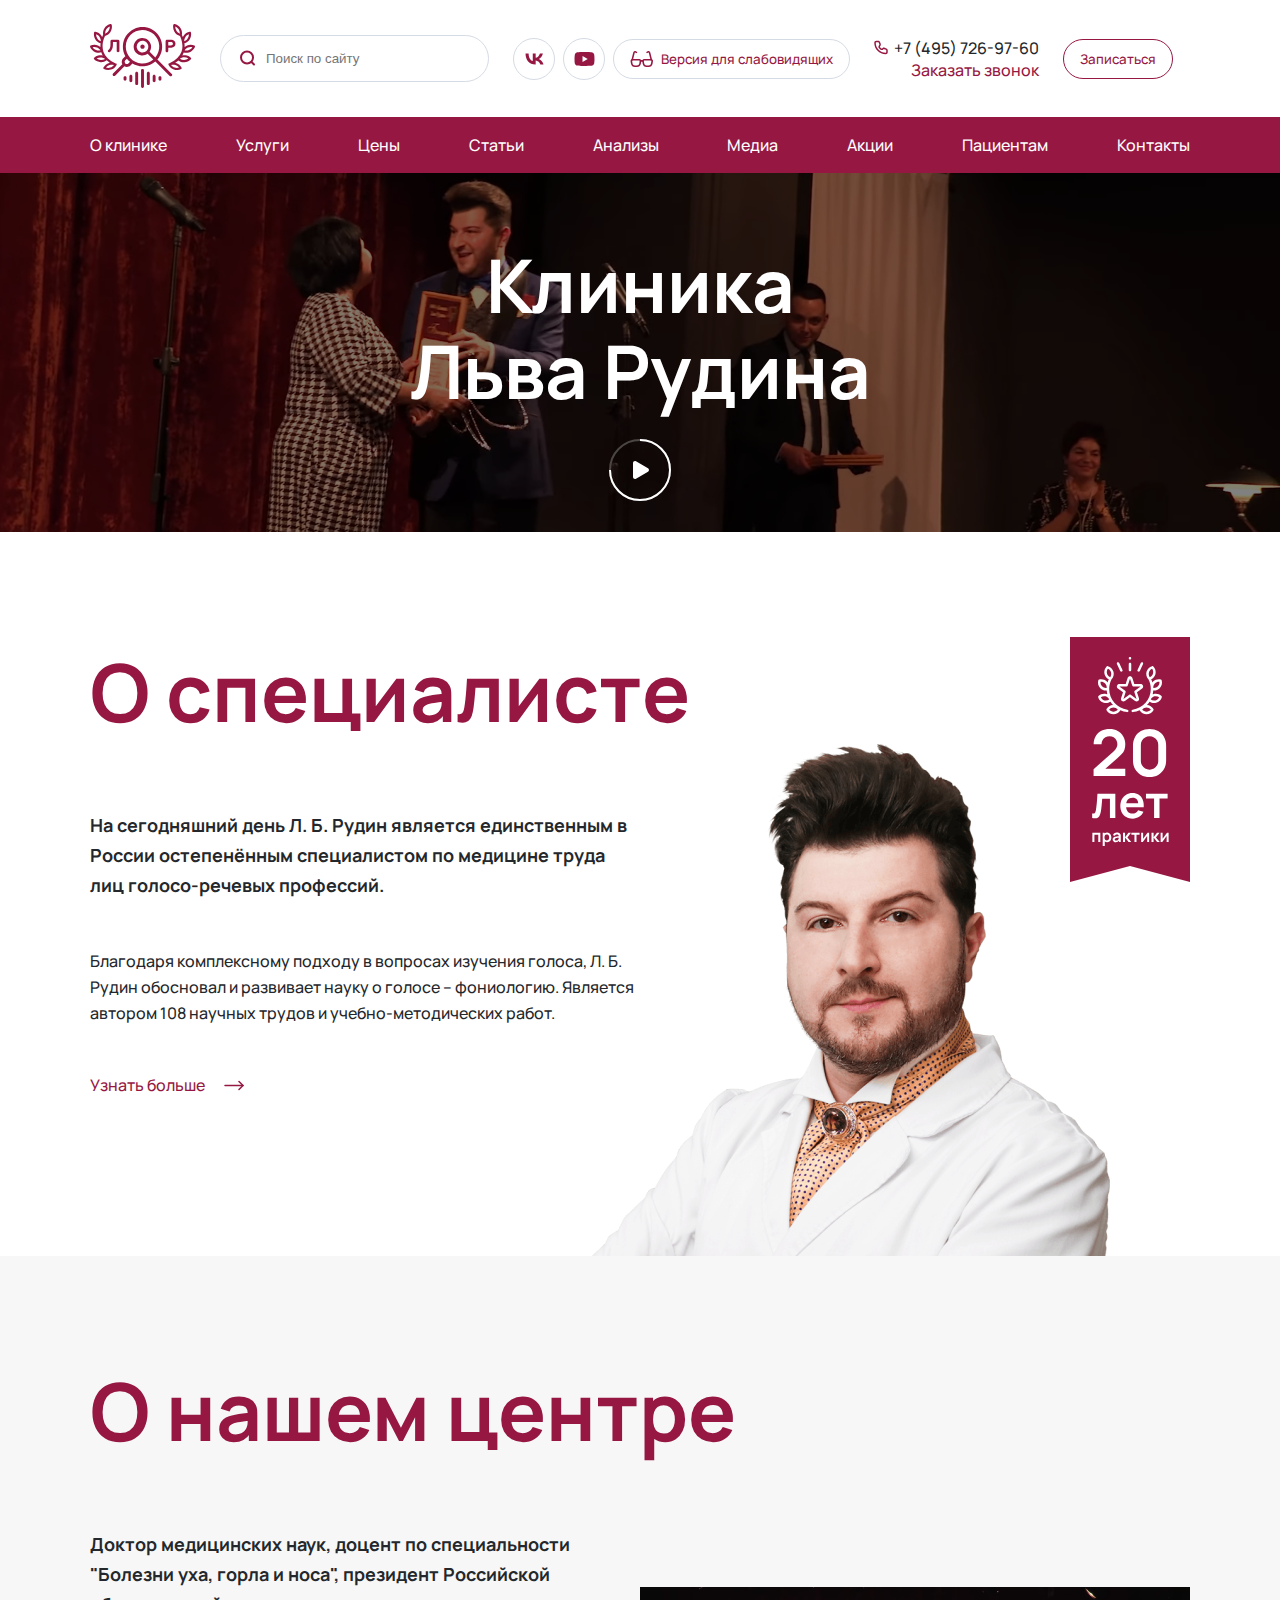
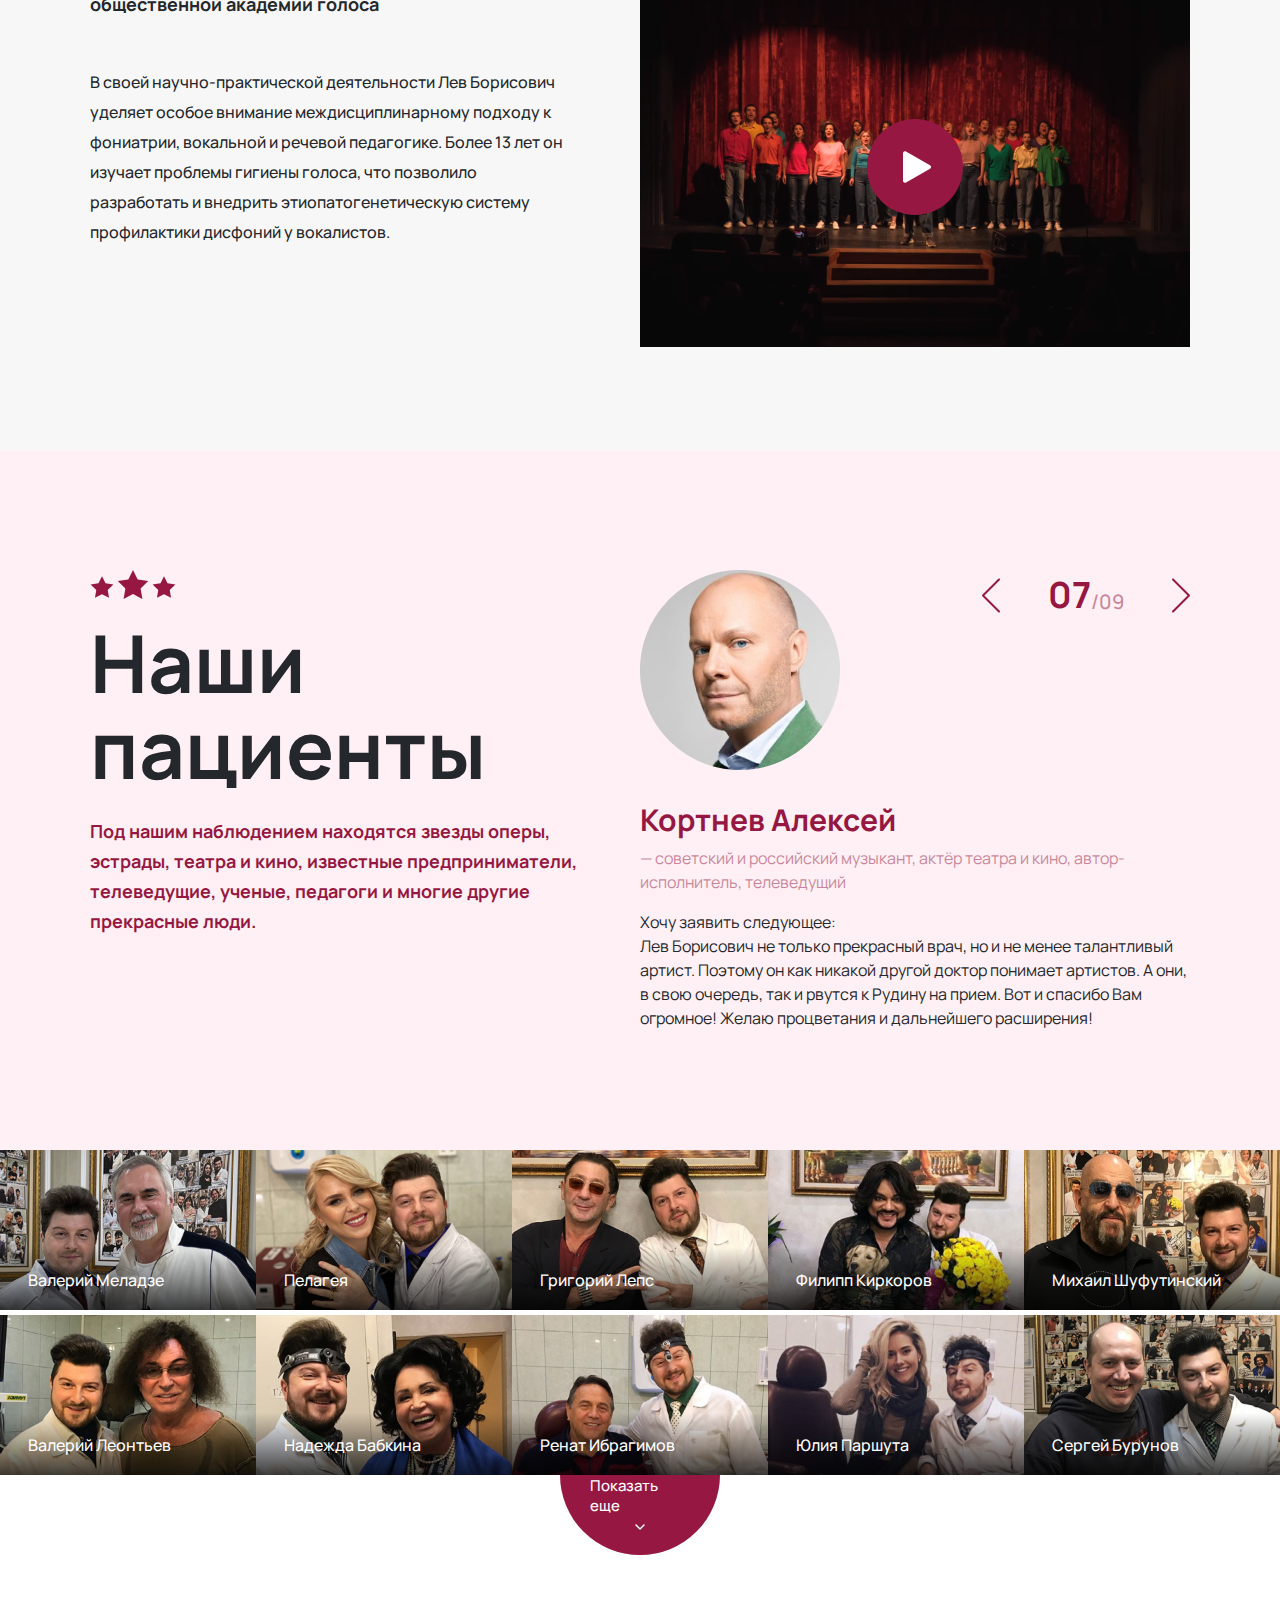
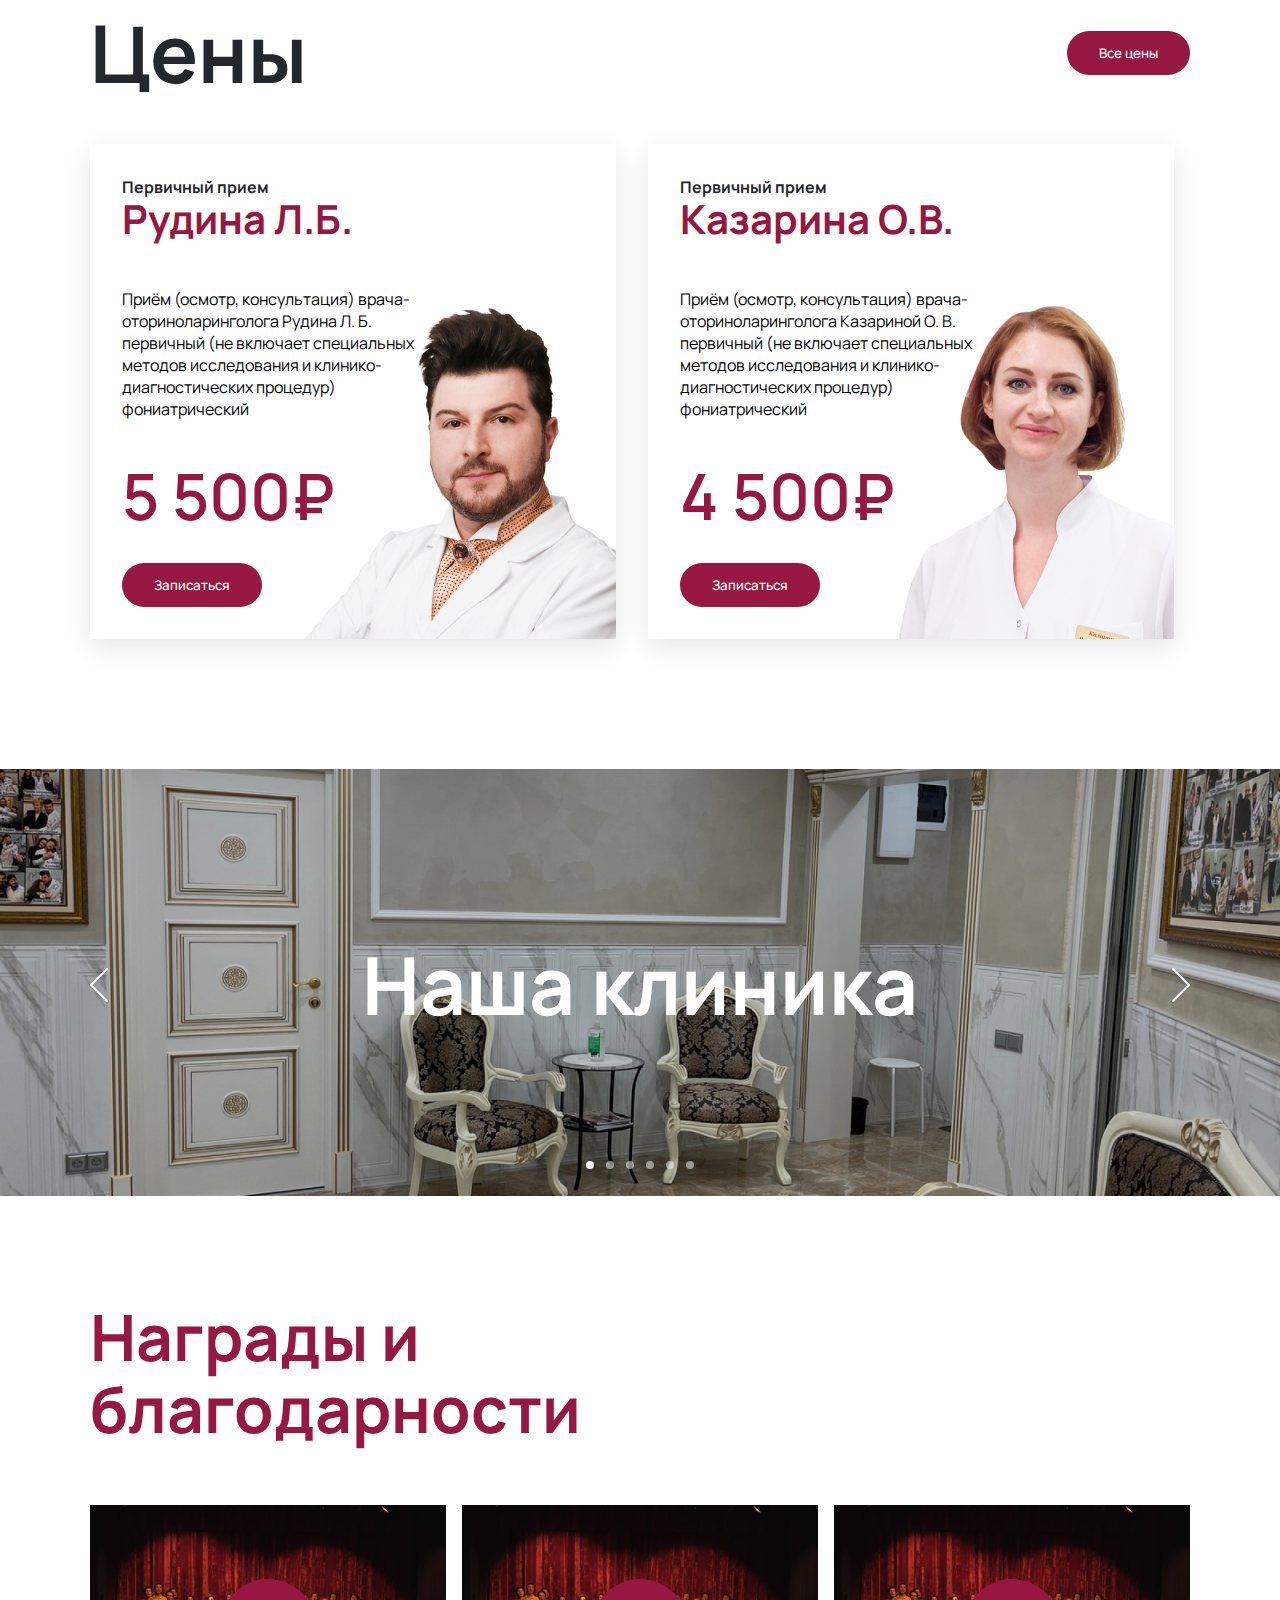
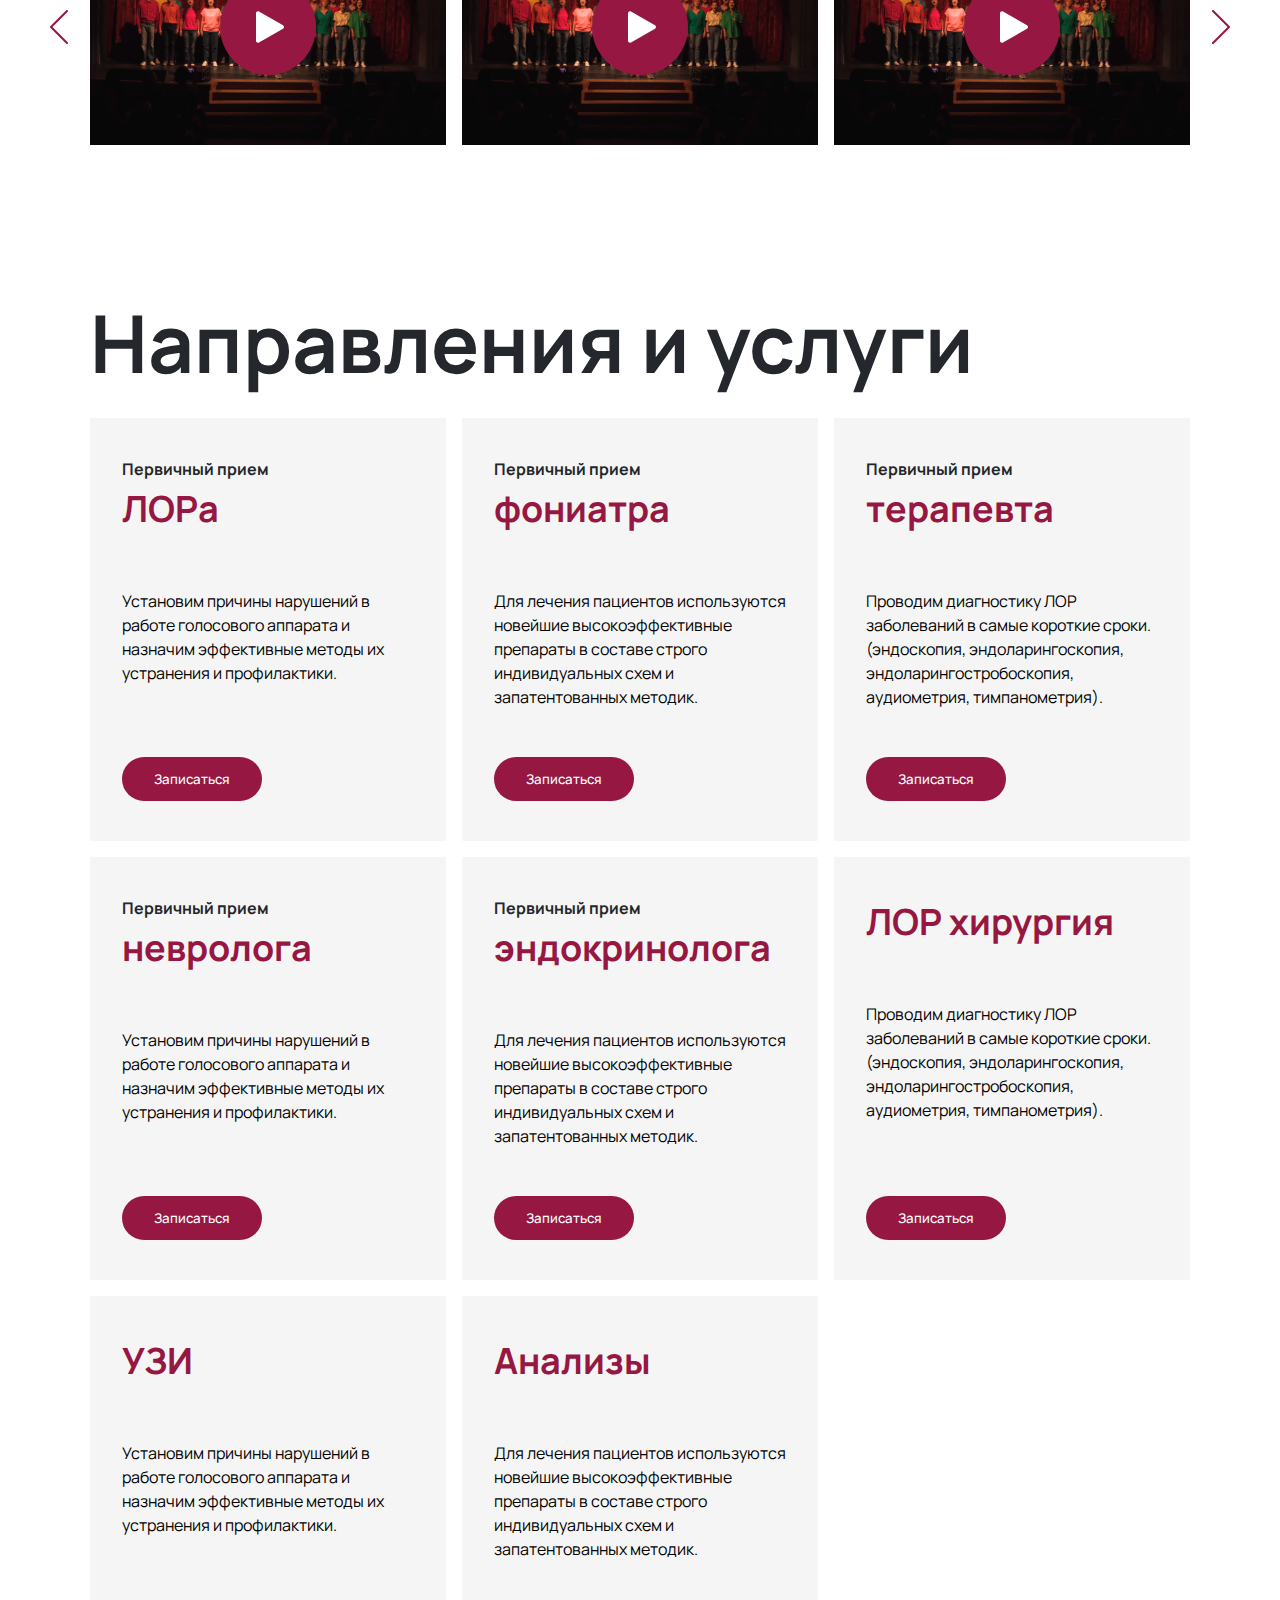
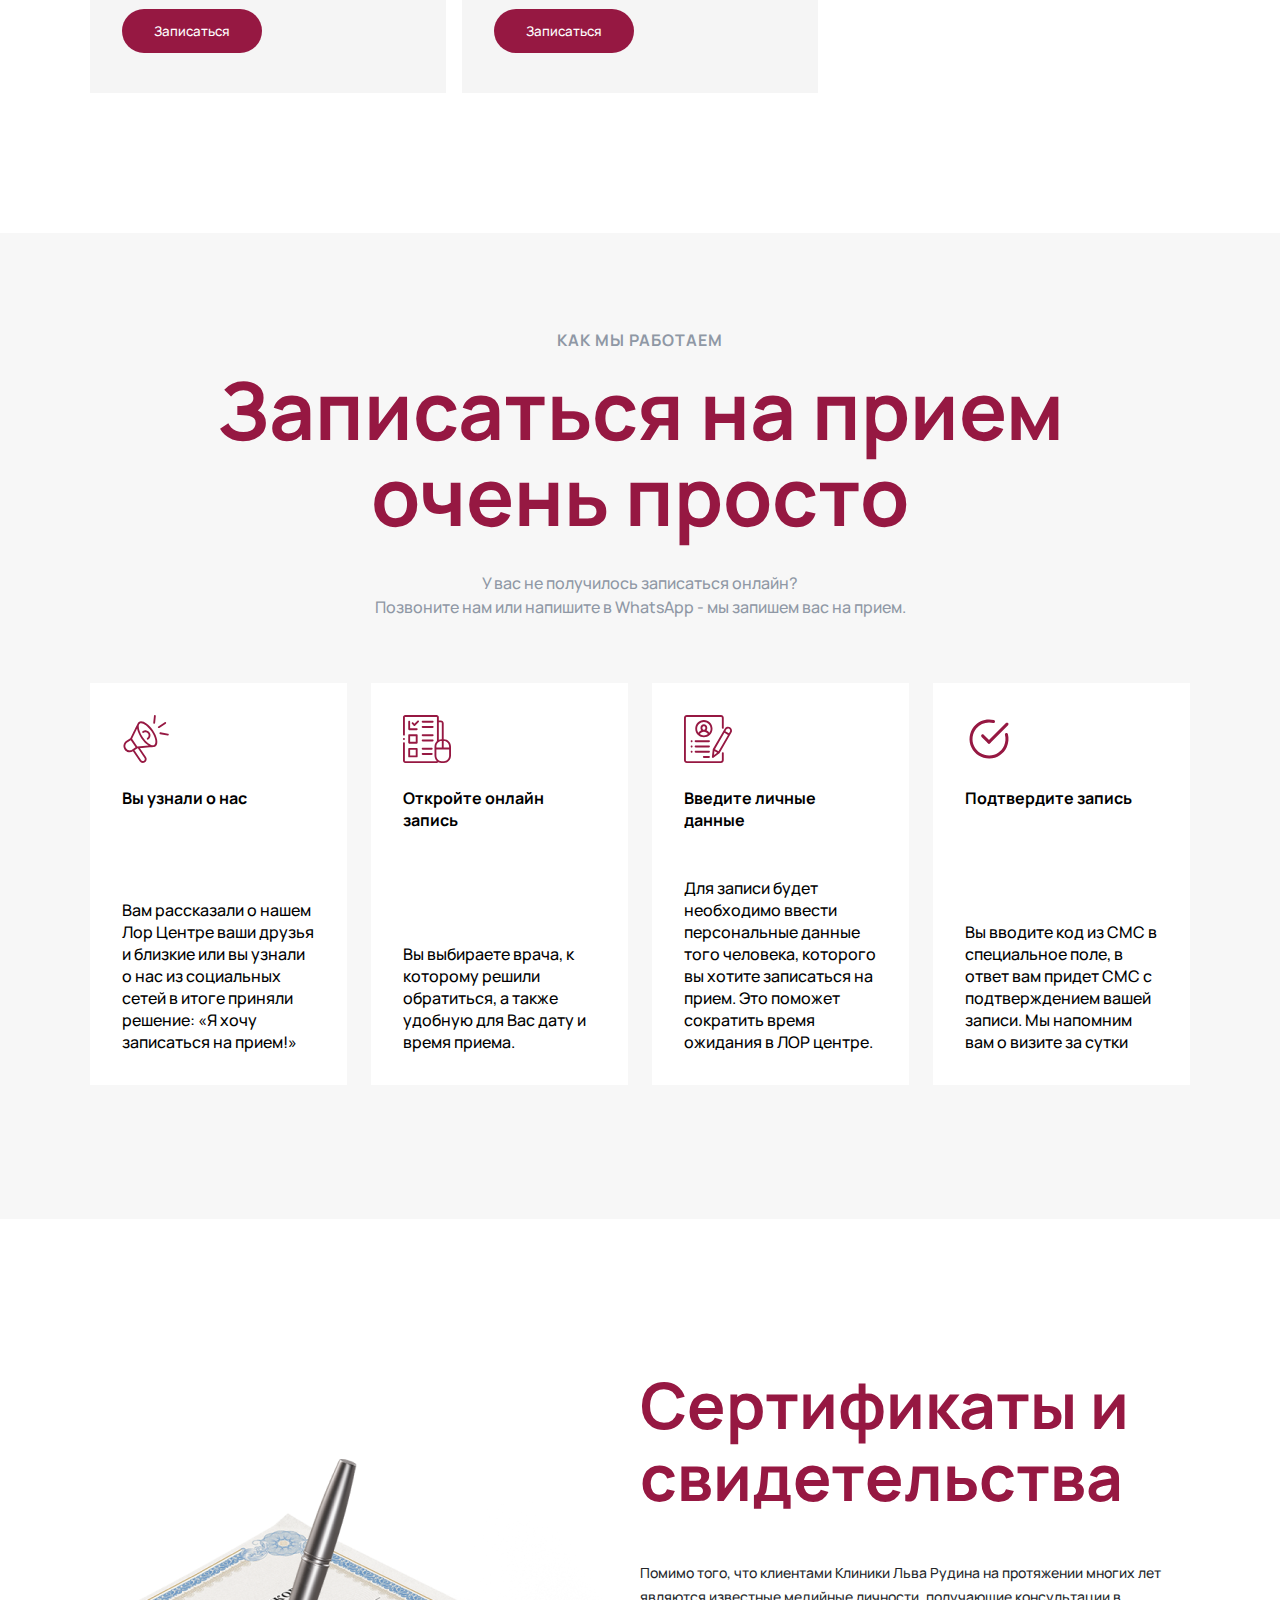
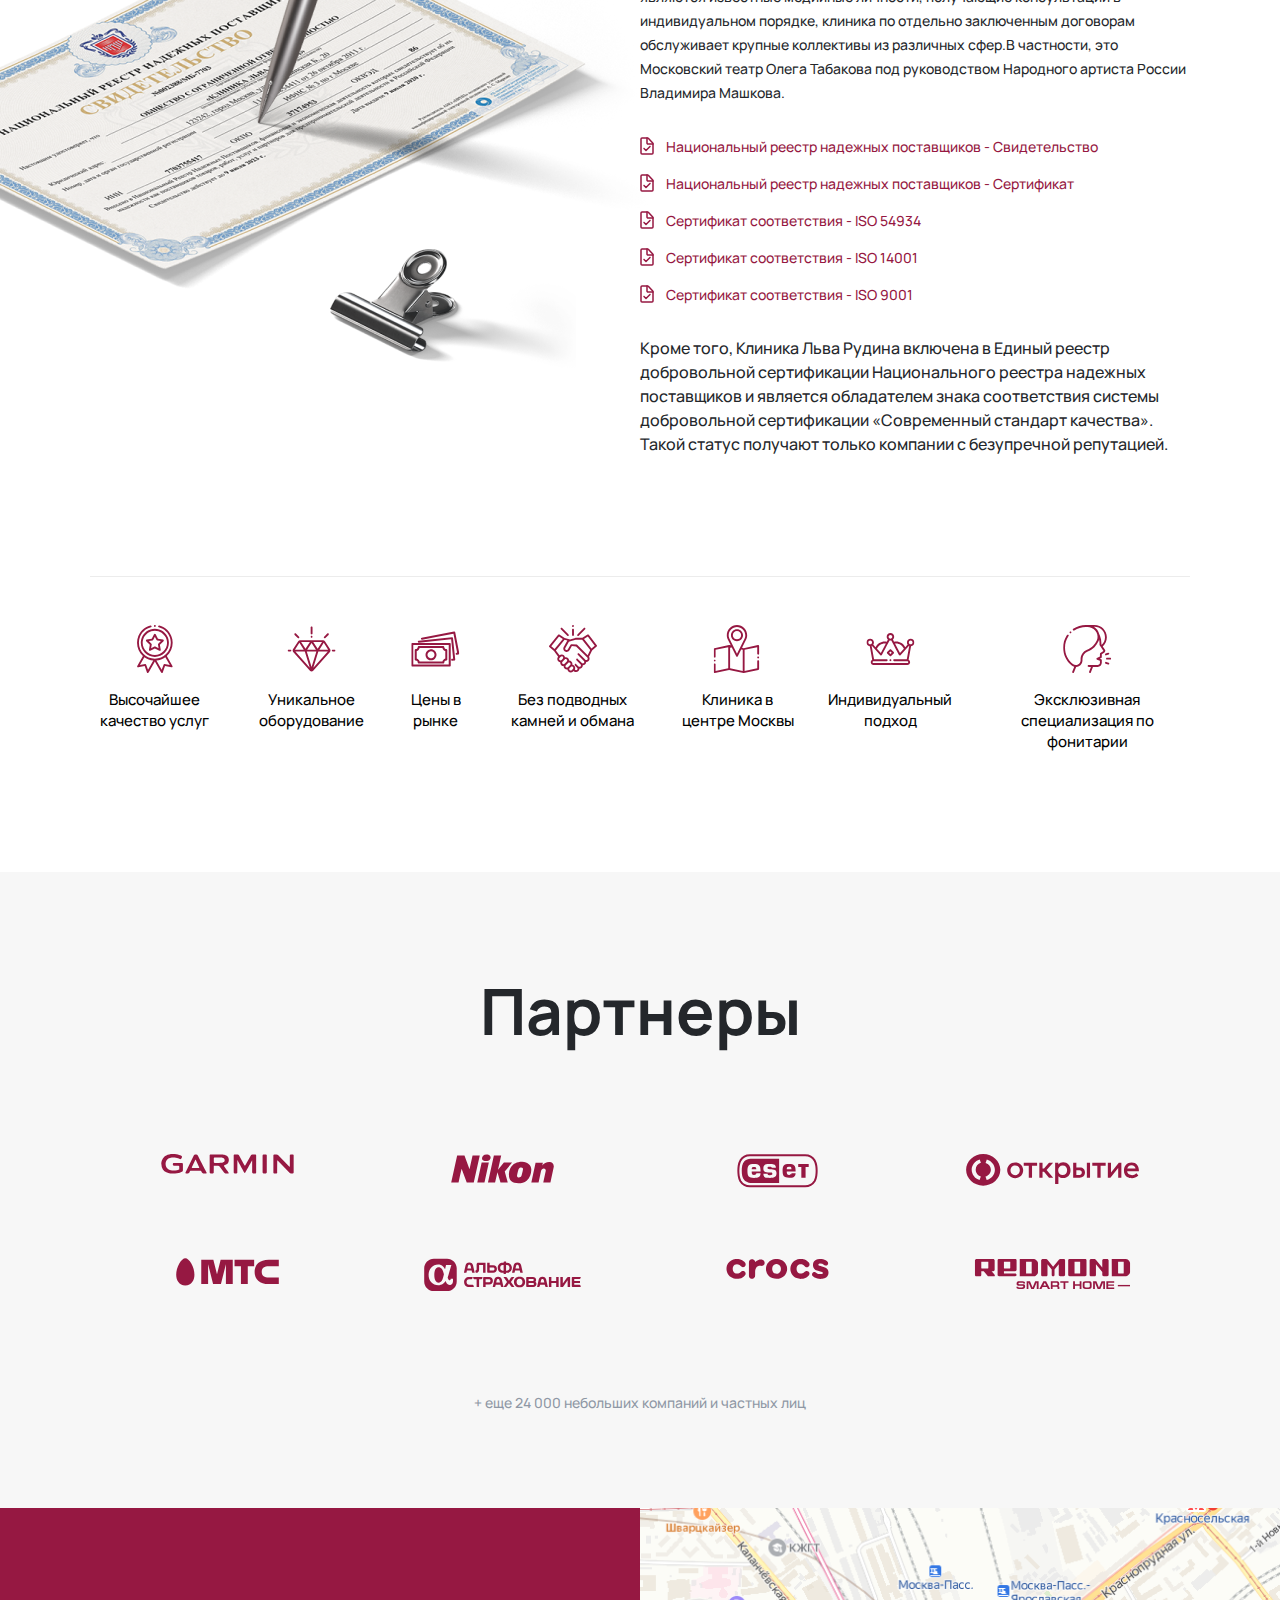
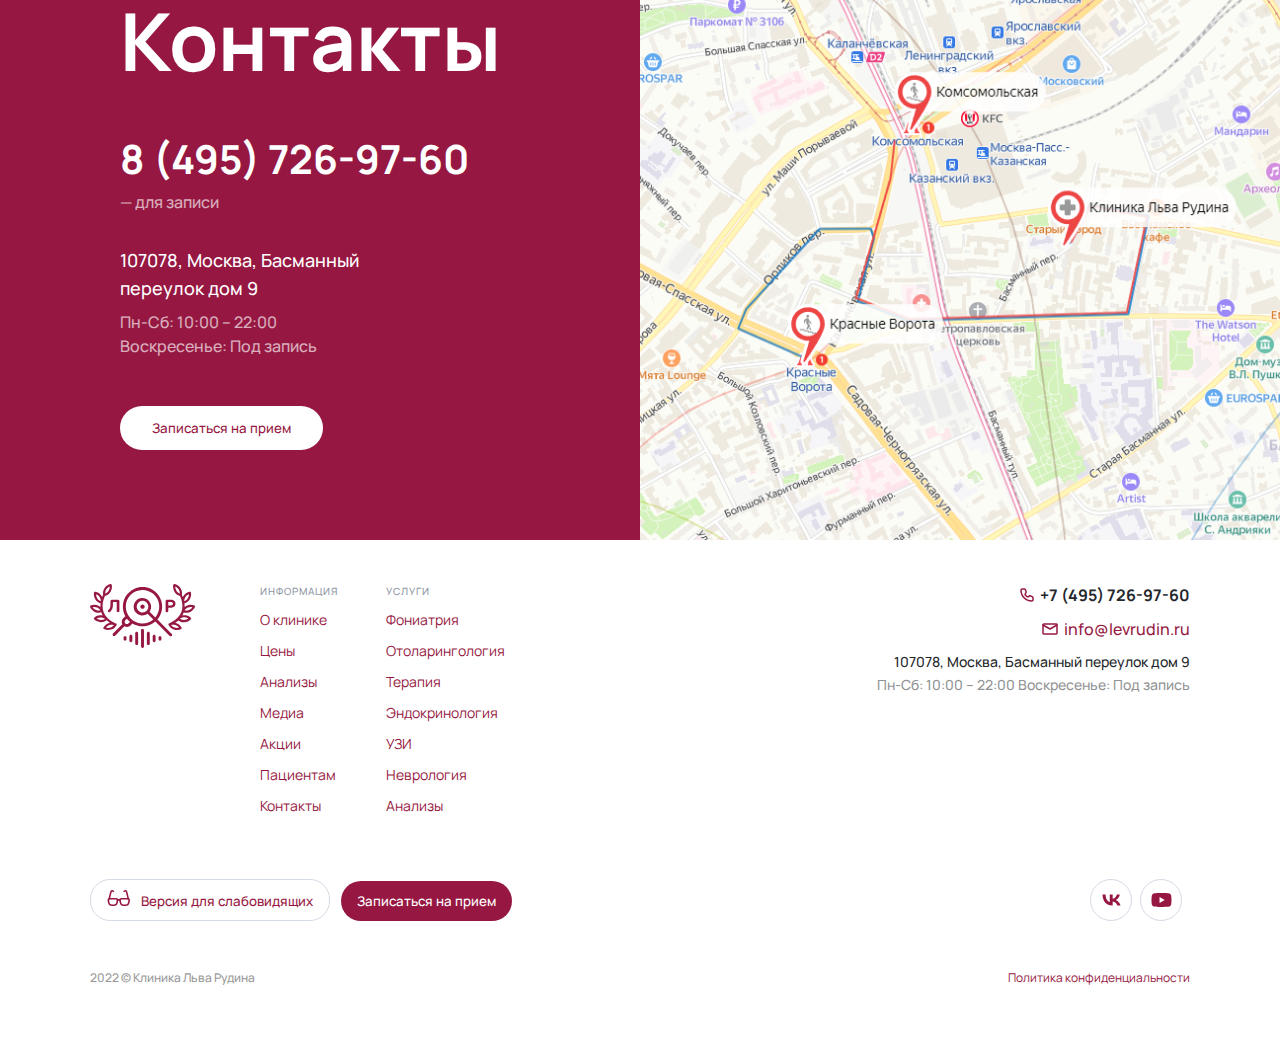
<file: pages/main.html>
<!doctype html>
<html lang="ru">
<head>
  <meta charset="UTF-8">
  <meta name="viewport"
        content="width=device-width, user-scalable=no, initial-scale=1.0, maximum-scale=1.0, minimum-scale=1.0">
  <meta http-equiv="X-UA-Compatible" content="ie=edge">
  <link rel="preconnect" href="https://fonts.googleapis.com">
  <link rel="preconnect" href="https://fonts.gstatic.com" crossorigin>
  <link href="https://fonts.googleapis.com/css2?family=Manrope:wght@400;500;600;700&display=swap" rel="stylesheet">
  <link rel="stylesheet" href="../styles/main.css">
  <title>Клиника Льва Рудина</title>
</head>
<body>
  <div class="main">
    <header class="main-header">
      <div class="main-header-images">
        <a href="./hamburger.html" style="margin-top: 15px">
          <img src="../images/hamburger.svg" alt="hamburger" class="main-header-hamburger-mobile">
        </a>
        <a href="main.html">
          <img src="../images/logo_mobile.svg" alt="logo" class="main-header-logo-mobile">
        </a>
      </div>
      <a href="main.html">
        <img src="../images/logo.svg" alt="logo" class="main-logo">
      </a>
      <div class="main-input-wrapper">
        <input id="search" type="text" class="main-input" placeholder="Поиск по сайту">
        <label for="search" class="main-input-label">
          <img src="../images/search.svg" alt="search" class="main-input-image">
        </label>
      </div>
      <div class="main-header-links">
        <a href="#">
          <div class="main-contact">
            <div class="main-contact-image-wrapper">
              <img src="../images/vk.svg" alt="vk" class="main-contact-image">
            </div>
          </div>
        </a>
        <a href="#">
          <div class="main-contact">
            <div class="main-contact-image-wrapper">
              <img src="../images/youtube.svg" alt="vk" class="main-contact-image">
            </div>
          </div>
        </a>
      </div>
      <div class="main-button-wrapper">
        <button class="main-button">
          <img src="../images/glasses.svg" alt="glasses" class="main-button-glasses">
          <span class="main-button-text">Версия для слабовидящих</span>
        </button>
      </div>
      <div class="main-call">
        <div class="main-number">
          <img src="../images/phone.svg" alt="phone" class="main-number-image">
          <span class="main-number-text">+7 (495) 726-97-60</span>
        </div>
        <span class="main-button-text main-call-text">
          Заказать звонок
        </span>
      </div>
      <button class="main-button main-record-button">
        <span class="main-header-record-text">Записаться</span>
      </button>
      <div class="main-header-images">
        <img src="../images/phone_mobile.svg" alt="phone" class="main-header-phone-mobile">
        <img src="../images/search_mobile.svg" alt="search" class="main-header-search-mobile">
      </div>
    </header>
  </div>
  <div class="main-navbar">
    <div class="main">
      <div class="main-navbar-list">
        <a href="./main.html" class="main-navbar-item">
          <span>О клинике</span>
        </a>
        <a href="./services.html" class="main-navbar-item">
          <span>Услуги</span>
        </a>
        <a href="./prices.html" class="main-navbar-item">
          <span>Цены</span>
        </a>
        <a href="./article.html" class="main-navbar-item">
          <span>Статьи</span>
        </a>
        <a href="#" class="main-navbar-item">
          <span>Анализы</span>
        </a>
        <a href="#" class="main-navbar-item">
          <span>Медиа</span>
        </a>
        <a href="#" class="main-navbar-item">
          <span>Акции</span>
        </a>
        <a href="#" class="main-navbar-item">
          <span>Пациентам</span>
        </a>
        <a href="./doctors.html" class="main-navbar-item">
          <span>Контакты</span>
        </a>
      </div>
    </div>
  </div>
  <main class="main-image-wrapper">
    <img src="../images/main_photo.png" alt="main" class="main-image">
    <h1 class="main-title">Клиника Льва Рудина</h1>
    <img class="main-play-image" src="../images/play.svg" alt="play">
  </main>
  <div class="main">
    <section class="main-about">
      <img src="../images/flag.svg" alt="flag" class="main-flag-image">
      <div class="main-about-photo">
        <img src="../images/main_rudin.png" alt="rudin" class="main-rudin-image">
      </div>
      <h2 class="main-about-title">О специалисте</h2>
      <div class="main-about-info">
        <h4 class="main-about-topic">
          На сегодняшний день Л. Б. Рудин является единственным в России остепенённым специалистом по медицине труда лиц голосо-речевых профессий.
        </h4>
        <span class="main-about-description">
        Благодаря комплексному подходу в вопросах изучения голоса, Л. Б. Рудин обосновал и развивает науку о голосе – фониологию. Является автором 108 научных трудов и учебно-методических работ.
      </span>
        <div class="main-about-link">
          <span class="main-about-text">Узнать больше</span>
          <img src="../images/arrow.svg" alt="arrow" class="main-about-arrow">
        </div>
      </div>
    </section>
  </div>
  <section class="main-centre">
    <div class="main">
      <h2 class="main-about-title">О нашем центре</h2>
      <div class="main-about-info main-centre-info">
        <h4 class="main-about-topic">
          Доктор медицинских наук, доцент по специальности "Болезни уха, горла и носа", президент Российской общественной академии голоса
        </h4>
        <span class="main-about-description main-centre-description">
        В своей научно-практической деятельности Лев Борисович уделяет особое внимание междисциплинарному подходу к фониатрии, вокальной и речевой педагогике. Более 13 лет он изучает проблемы гигиены голоса, что позволило разработать и внедрить этиопатогенетическую систему профилактики дисфоний у вокалистов.
      </span>
      </div>
      <div class="main-centre-videos">
        <div class="main-centre-video-wrapper">
          <img src="../images/children.png" alt="video" class="main-centre-video">
          <img src="../images/play_children.svg" alt="play" class="main-centre-video-play">
        </div>
      </div>
    </div>
  </section>
  <div class="main-centre-videos main-centre-mobile-videos">
    <div class="main-centre-video-wrapper">
      <img src="../images/children.png" alt="video" class="main-centre-video">
      <img src="../images/play_children.svg" alt="play" class="main-centre-video-play">
    </div>
  </div>
  <section class="main-patients">
    <div class="main">
      <div class="main-patients-container">
        <div class="main-patients-left-panel">
          <div class="main-patients-stars">
            <img src="../images/star.svg" alt="star" class="main-patients-small-star">
            <img src="../images/star.svg" alt="star" class="main-patients-big-star">
            <img src="../images/star.svg" alt="star" class="main-patients-small-star">
          </div>
          <h2 class="main-about-title main-patients-title">Наши пациенты</h2>
          <h4 class="main-about-topic main-patients-description">
            Под нашим наблюдением находятся звезды оперы, эстрады, театра и кино, известные предприниматели, телеведущие, ученые, педагоги и многие другие прекрасные люди.
          </h4>
        </div>
        <div class="main-patients-right-panel">
          <div class="main-patients-header">
            <div class="main-patients-avatar-wrapper">
              <img src="../images/arrow_left.svg" alt="arrow" class="main-patients-arrow">
              <img src="../images/avatar.png" alt="avatar" class="main-patients-mobile-avatar">
              <img src="../images/arrow_right.svg" alt="arrow" class="main-patients-arrow">
            </div>
            <img src="../images/avatar.png" alt="avatar" class="main-patients-avatar">
            <div class="main-patients-slider">
              <img src="../images/arrow_left.svg" alt="arrow" class="main-patients-arrow">
              <div class="main-patients-amount">
                <h2 class="main-patients-avatar-number">07</h2>
                <span class="main-patients-avatar-amount">/09</span>
              </div>
              <img src="../images/arrow_right.svg" alt="arrow" class="main-patients-arrow">
            </div>
          </div>
          <h3 class="main-patients-avatar-title">Кортнев Алексей </h3>
            <span class="main-patients-avatar-topic"> — советский и российский музыкант, актёр театра и кино, автор-исполнитель, телеведущий </span>
          <span class="main-about-description main-patients-avatar-description main-patients-mobile-avatar-description">Хочу заявить следующее:</span>
          <span class="main-about-description main-patients-avatar-description">
            Лев Борисович не только прекрасный врач, но и не менее талантливый артист. Поэтому он как никакой другой доктор понимает артистов. А они, в свою очередь, так и рвутся к Рудину на прием. Вот и спасибо Вам огромное! Желаю процветания и дальнейшего расширения!
          </span>
        </div>
      </div>
    </div>
  </section>
  <section class="main-patients-images">
    <div class="main-patients-cards">
      <div class="main-patients-card">
        <img src="../images/meladze.png" alt="meladze" class="main-patients-image">
        <span class="main-patients-images-text">Валерий Меладзе</span>
      </div>
      <div class="main-patients-card">
        <img src="../images/palageya.png" alt="meladze" class="main-patients-image">
        <span class="main-patients-images-text">Пелагея</span>
      </div>
      <div class="main-patients-card">
        <img src="../images/leps.png" alt="meladze" class="main-patients-image">
        <span class="main-patients-images-text">Григорий Лепс</span>
      </div>
      <div class="main-patients-card">
        <img src="../images/kirkorov.png" alt="meladze" class="main-patients-image">
        <span class="main-patients-images-text">Филипп Киркоров</span>
      </div>
      <div class="main-patients-card">
        <img src="../images/shafutinsky.png" alt="meladze" class="main-patients-image">
        <span class="main-patients-images-text">Михаил Шуфутинский</span>
      </div>
      <div class="main-patients-card">
        <img src="../images/leon.png" alt="meladze" class="main-patients-image">
        <span class="main-patients-images-text">Валерий Леонтьев</span>
      </div>
      <div class="main-patients-card">
        <img src="../images/babkina.png" alt="meladze" class="main-patients-image">
        <span class="main-patients-images-text">Надежда Бабкина</span>
      </div>
      <div class="main-patients-card">
        <img src="../images/ibragimov.png" alt="meladze" class="main-patients-image">
        <span class="main-patients-images-text">Ренат Ибрагимов</span>
      </div>
      <div class="main-patients-card">
        <img src="../images/parshuta.png" alt="meladze" class="main-patients-image">
        <span class="main-patients-images-text">Юлия Паршута</span>
      </div>
      <div class="main-patients-card">
        <img src="../images/burunov.png" alt="meladze" class="main-patients-image">
        <span class="main-patients-images-text">Сергей Бурунов</span>
      </div>
    </div>
    <div class="main-patients-card-mobile">
      <div class="main-patients-card">
        <img src="../images/left_mobile_arrow.svg" alt="arrow" class="main-patients-left-arrow">
        <img src="../images/meladze.png" alt="meladze" class="main-patients-image">
        <span class="main-patients-images-text">Валерий Меладзе</span>
        <img src="../images/right_mobile_arrow.svg" alt="arrow" class="main-patients-right-arrow">
      </div>
    </div>
    <div class="main-patients-more-wrapper">
      <div class="main-patients-more">
        <img src="../images/circle.svg" alt="circle">
        <div class="main-patients-more-content">
          <span class="main-patients-more-text">Показать еще</span>
          <div class="main-patients-more-cross-wrapper">
            <img src="../images/cross.svg" alt="cross" class="main-patients-more-cross">
          </div>
        </div>
      </div>
    </div>
  </section>
  <section class="main main-prices">
    <div class="main-prices-header">
      <h2 class="main-about-title main-prices-title">Цены</h2>
      <button class="main-prices-button">
        <span class="main-prices-button-text">Все цены</span>
      </button>
    </div>
    <div class="main-prices-cards">
      <div class="main-prices-card">
        <span class="main-prices-card-topic">Первичный прием</span>
        <h3 class="main-prices-card-title">Рудина Л.Б.</h3>
        <div class="main-prices-card-image-wrapper">
          <img src="../images/rudin_new.png" alt="rudin" class="main-prices-card-image">
        </div>
        <span class="main-prices-card-description">
          Приём (осмотр, консультация) врача-оториноларинголога Рудина Л. Б. первичный (не включает специальных методов
          исследования и клинико-диагностических процедур) фониатрический
        </span>
        <h2 class="main-prices-card-price">5 500₽</h2>
        <div class="main-patients-button-wrapper">
          <button class="main-prices-button main-patients-button">
            <span class="main-prices-button-text">Записаться</span>
          </button>
        </div>
      </div>
      <div class="main-prices-card">
        <span class="main-prices-card-topic">Первичный прием</span>
        <h3 class="main-prices-card-title">Казарина О.В.</h3>
        <div class="main-prices-card-image-wrapper">
          <img src="../images/kazarina.png" alt="kazarina" class="main-prices-card-image">
        </div>
        <span class="main-prices-card-description">
          Приём (осмотр, консультация) врача-оториноларинголога Казариной О. В. первичный (не включает специальных
          методов исследования и клинико-диагностических процедур) фониатрический
        </span>
        <h2 class="main-prices-card-price">4 500₽</h2>
        <div class="main-patients-button-wrapper">
          <button class="main-prices-button main-patients-button">
            <span class="main-prices-button-text">Записаться</span>
          </button>
        </div>
      </div>
    </div>
  </section>
  <section class="main-clinic">
    <img src="../images/clinic.png" alt="clinic" class="main-clinic-image">
    <div class="main main-clinic-content">
      <img src="../images/white_left_arrow.svg" alt="left_arrow" class="main-clinic-arrow">
      <img src="../images/left_mobile_arrow.svg" alt="left_arrow" class="main-clinic-mobile-arrow main-clinic-mobile-left-arrow">
      <h2 class="main-clinic-title">Наша клиника</h2>
      <img src="../images/white_right_arrow.svg" alt="right_arrow" class="main-clinic-arrow">
      <img src="../images/right_mobile_arrow.svg" alt="right_arrow" class="main-clinic-mobile-arrow main-clinic-mobile-right-arrow">
    </div>
    <img src="../images/pagination.svg" alt="pagination" class="main-clinic-pagination">
  </section>
  <section class="main">
    <div class="main-awards">
      <h2 class="main-awards-title">Награды и благодарности</h2>
      <div class="main-awards-cards">
        <img src="../images/arrow_left.svg" alt="arrow_left" class="main-awards-left-arrow">
        <div class="main-awards-card">
          <img src="../images/video.png" alt="video" class="main-awards-video">
          <img src="../images/play_video.svg" alt="video_play" class="main-awards-video-play">
        </div>
        <div class="main-awards-card">
          <img src="../images/video.png" alt="video" class="main-awards-video">
          <img src="../images/play_video.svg" alt="video_play" class="main-awards-video-play">
        </div>
        <div class="main-awards-card">
          <img src="../images/video.png" alt="video" class="main-awards-video">
          <img src="../images/play_video.svg" alt="video_play" class="main-awards-video-play">
        </div>
        <img src="../images/arrow_right.svg" alt="arrow_right" class="main-awards-right-arrow">
      </div>
    </div>
    <div class="main-awards-cards main-awards-mobile-cards">
      <div class="main-awards-card">
        <img src="../images/left_mobile_arrow.svg" alt="left_arrow" class="main-awards-mobile-left-arrow">
        <img src="../images/video.png" alt="video" class="main-awards-video">
        <img src="../images/play_video.svg" alt="video_play" class="main-awards-video-play">
        <img src="../images/right_mobile_arrow.svg" alt="right_arrow" class="main-awards-mobile-right-arrow">
      </div>
    </div>
  </section>
  <section class="main main-services">
    <h2 class="main-services-title">Направления и услуги</h2>
    <div class="main-services-cards">
      <div class="main-services-card">
        <span class="main-prices-card-topic">Первичный прием</span>
        <h3 class="main-services-card-title">ЛОРа</h3>
        <span class="main-services-card-description">
          Установим причины нарушений в работе голосового аппарата и назначим эффективные методы их устранения и профилактики.
        </span>
        <button class="main-prices-button main-services-button">
          <span class="main-prices-button-text">Записаться</span>
        </button>
      </div>
      <div class="main-services-card">
        <span class="main-prices-card-topic">Первичный прием</span>
        <h3 class="main-services-card-title">фониатра</h3>
        <span class="main-services-card-description">
          Для лечения пациентов используются новейшие высокоэффективные препараты в составе строго индивидуальных схем и запатентованных методик.
        </span>
        <button class="main-prices-button main-services-button">
          <span class="main-prices-button-text">Записаться</span>
        </button>
      </div>
      <div class="main-services-card">
        <span class="main-prices-card-topic">Первичный прием</span>
        <h3 class="main-services-card-title">терапевта</h3>
        <span class="main-services-card-description">
          Проводим диагностику ЛОР заболеваний в самые короткие сроки. (эндоскопия, эндоларингоскопия, эндоларингостробоскопия, аудиометрия, тимпанометрия).
        </span>
        <button class="main-prices-button main-services-button">
          <span class="main-prices-button-text">Записаться</span>
        </button>
      </div>
      <div class="main-services-card">
        <span class="main-prices-card-topic">Первичный прием</span>
        <h3 class="main-services-card-title">невролога</h3>
        <span class="main-services-card-description">
          Установим причины нарушений в работе голосового аппарата и назначим эффективные методы их устранения и профилактики.
        </span>
        <button class="main-prices-button main-services-button">
          <span class="main-prices-button-text">Записаться</span>
        </button>
      </div>
      <div class="main-services-card">
        <span class="main-prices-card-topic">Первичный прием</span>
        <h3 class="main-services-card-title">эндокринолога</h3>
        <span class="main-services-card-description">
          Для лечения пациентов используются новейшие высокоэффективные препараты в составе строго индивидуальных схем и запатентованных методик.
        </span>
        <button class="main-prices-button main-services-button">
          <span class="main-prices-button-text">Записаться</span>
        </button>
      </div>
      <div class="main-services-card">
        <h3 class="main-services-card-title">ЛОР хирургия</h3>
        <span class="main-services-card-description">
          Проводим диагностику ЛОР заболеваний в самые короткие сроки. (эндоскопия, эндоларингоскопия, эндоларингостробоскопия, аудиометрия, тимпанометрия).
        </span>
        <button class="main-prices-button main-services-button">
          <span class="main-prices-button-text">Записаться</span>
        </button>
      </div>
      <div class="main-services-card">
        <h3 class="main-services-card-title">УЗИ</h3>
        <span class="main-services-card-description">
          Установим причины нарушений в работе голосового аппарата и назначим эффективные методы их устранения и профилактики.
        </span>
        <button class="main-prices-button main-services-button">
          <span class="main-prices-button-text">Записаться</span>
        </button>
      </div>
      <div class="main-services-card">
        <h3 class="main-services-card-title">Анализы</h3>
        <span class="main-services-card-description">
          Для лечения пациентов используются новейшие высокоэффективные препараты в составе строго индивидуальных схем и запатентованных методик.
        </span>
        <button class="main-prices-button main-services-button">
          <span class="main-prices-button-text">Записаться</span>
        </button>
      </div>
    </div>
    <div class="main-services-mobile-cards">
      <div class="main-services-card">
        <span class="main-prices-card-topic main-services-card-topic">Первичный прием</span>
        <h3 class="main-services-card-title">ЛОРа</h3>
        <span class="main-services-card-description">
          Установим причины нарушений в работе голосового аппарата и назначим эффективные методы их устранения и профилактики.
        </span>
          <button class="main-prices-button main-patients-button">
            <span class="main-prices-button-text">Записаться</span>
          </button>
      </div>
      <div class="main-services-card">
        <span class="main-prices-card-topic main-services-card-topic">Первичный прием</span>
        <h3 class="main-services-card-title">фониатра</h3>
        <span class="main-services-card-description">
          Для лечения пациентов используются новейшие высокоэффективные препараты в составе строго индивидуальных схем и запатентованных методик.
        </span>
          <button class="main-prices-button main-patients-button">
            <span class="main-prices-button-text">Записаться</span>
          </button>
      </div>
      <div class="main-services-card">
        <span class="main-prices-card-topic main-services-card-topic">Первичный прием</span>
        <h3 class="main-services-card-title">терапевта</h3>
        <span class="main-services-card-description">
          Проводим диагностику ЛОР заболеваний в самые короткие сроки. (эндоскопия, эндоларингоскопия, эндоларингостробоскопия, аудиометрия, тимпанометрия).
        </span>
          <button class="main-prices-button main-patients-button">
            <span class="main-prices-button-text">Записаться</span>
          </button>
      </div>
      <div>
        <button class="main-services-button">
          <span class="main-services-button-text">Все услуги</span>
        </button>
      </div>
    </div>
  </section>
  <section class="main-register">
    <div class="main">
      <span class="main-register-topic">Как мы работаем</span>
      <h2 class="main-register-title">Записаться на прием
        очень просто</h2>
      <div class="main-register-descriptions">
        <span class="main-register-description">
          У вас не получилось записаться онлайн?
        </span>
        <span class="main-register-description">
          Позвоните нам или напишите в WhatsApp - мы запишем вас на прием.
        </span>
      </div>
      <div class="main-register-cards">
        <div class="main-register-card">
          <img src="../images/horn.svg" alt="horn" class="main-register-card-image">
          <h4 class="main-register-card-title">Вы узнали о нас</h4>
          <span class="main-register-card-description">
            Вам рассказали о нашем Лор Центре ваши друзья и близкие или вы узнали о нас из социальных сетей️
            в итоге приняли решение: «Я хочу записаться на прием!»
          </span>
        </div>
        <div class="main-register-card">
          <img src="../images/mouse.svg" alt="mouse" class="main-register-card-image">
          <h4 class="main-register-card-title">Откройте онлайн запись</h4>
          <span class="main-register-card-description">
            Вы выбираете врача, к которому решили обратиться, а также удобную для Вас дату и время приема.
          </span>
        </div>
        <div class="main-register-card">
          <img src="../images/write.svg" alt="write" class="main-register-card-image">
          <h4 class="main-register-card-title">Введите личные данные</h4>
          <span class="main-register-card-description">
            Для записи будет необходимо ввести персональные данные того человека, которого вы хотите записаться
            на прием. Это поможет сократить время ожидания в ЛОР центре.
          </span>
        </div>
        <div class="main-register-card">
          <img src="../images/checked.svg" alt="checked" class="main-register-card-image">
          <h4 class="main-register-card-title">Подтвердите запись</h4>
          <span class="main-register-card-description">
            Вы вводите код из СМС в специальное поле, в ответ вам придет СМС с подтверждением вашей записи.
            Мы напомним вам о визите за сутки
          </span>
        </div>
      </div>
    </div>
  </section>
  <section class="main">
    <div class="main-certificate-image-wrapper">
      <img src="../images/certificate_all.png" alt="certificate" class="main-certificate-image">
    </div>
    <div class="main-certificates">
      <div class="main-certificates-container">
        <img src="../images/certificate.png" alt="certificate" class="main-certificate">
        <img src="../images/pen.png" alt="pen" class="main-pen">
        <img src="../images/buldog.png" alt="buldog" class="main-buldog">
        <h2 class="main-certificates-title">Сертификаты и свидетельства</h2>
        <span class="main-certificates-description">
          Помимо того, что клиентами Клиники Льва Рудина на протяжении многих лет являются известные медийные личности,
          получающие консультации в индивидуальном порядке, клиника по отдельно заключенным договорам обслуживает крупные
          коллективы из различных сфер.В частности, это Московский театр Олега Табакова под руководством Народного артиста
          России Владимира Машкова.
        </span>
        <div class="main-certificates-file">
          <img src="../images/file_checked.svg" alt="file_checked" class="main-certificates-image">
          <span class="main-certificates-text">Национальный реестр надежных поставщиков - Свидетельство</span>
        </div>
        <div class="main-certificates-file">
          <img src="../images/file_checked.svg" alt="file_checked" class="main-certificates-image">
          <span class="main-certificates-text">Национальный реестр надежных поставщиков - Cертификат</span>
        </div>
        <div class="main-certificates-file">
          <img src="../images/file_checked.svg" alt="file_checked" class="main-certificates-image">
          <span class="main-certificates-text">Cертификат соответствия - ISO 54934</span>
        </div>
        <div class="main-certificates-file">
          <img src="../images/file_checked.svg" alt="file_checked" class="main-certificates-image">
          <span class="main-certificates-text">Cертификат соответствия - ISO 14001</span>
        </div>
        <div class="main-certificates-file">
          <img src="../images/file_checked.svg" alt="file_checked" class="main-certificates-image">
          <span class="main-certificates-text">Cертификат соответствия - ISO 9001</span>
        </div>
        <span class="main-certificates-secondary-description">
          Кроме того, Клиника Льва Рудина включена в Единый реестр добровольной сертификации Национального реестра
          надежных поставщиков и является обладателем знака соответствия системы добровольной сертификации
          «Современный стандарт качества». Такой статус получают только компании с безупречной репутацией.
        </span>
      </div>
    </div>
    <div class="main-certificates-divider"></div>
    <div class="main-certificates-cards">
      <div class="main-certificates-card">
        <div class="main-certificates-image-wrapper">
          <img src="../images/great.svg" alt="great" class="main-certificates-card-image">
        </div>
        <span class="main-certificates-topic">Высочайшее качество услуг</span>
      </div>
      <div class="main-certificates-card">
        <div class="main-certificates-image-wrapper">
          <img src="../images/diamond.svg" alt="great" class="main-certificates-card-image">
        </div>
        <span class="main-certificates-topic">Уникальное оборудование</span>
      </div>
      <div class="main-certificates-card">
        <div class="main-certificates-image-wrapper">
          <img src="../images/money.svg" alt="great" class="main-certificates-card-image">
        </div>
        <span class="main-certificates-topic">Цены в рынке</span>
      </div>
      <div class="main-certificates-card">
        <div class="main-certificates-image-wrapper">
          <img src="../images/support.svg" alt="great" class="main-certificates-card-image">
        </div>
        <span class="main-certificates-topic">Без подводных камней и обмана</span>
      </div>
      <div class="main-certificates-card">
        <div class="main-certificates-image-wrapper">
          <img src="../images/map.svg" alt="great" class="main-certificates-card-image">
        </div>
        <span class="main-certificates-topic">Клиника в центре Москвы</span>
      </div>
      <div class="main-certificates-card">
        <div class="main-certificates-image-wrapper">
          <img src="../images/king.svg" alt="great" class="main-certificates-card-image">
        </div>
        <span class="main-certificates-topic">Индивидуальный подход</span>
      </div>
      <div class="main-certificates-card">
        <div class="main-certificates-image-wrapper">
          <img src="../images/head.svg" alt="great" class="main-certificates-card-image">
        </div>
        <span class="main-certificates-topic">Эксклюзивная специализация по фонитарии</span>
      </div>
    </div>
  </section>
  <section class="main-partners">
    <div class="main">
      <h2 class="main-partners-title">Партнеры</h2>
      <div class="main-partners-companies">
        <div class="main-partners-company">
          <img src="../images/garmin.svg" alt="garmin" class="main-partners-image">
        </div>
        <div class="main-partners-company">
          <img src="../images/nikon.svg" alt="nikon" class="main-partners-image">
        </div>
        <div class="main-partners-company">
          <img src="../images/eset.svg" alt="eset" class="main-partners-image">
        </div>
        <div class="main-partners-company">
          <img src="../images/openru.svg" alt="openru" class="main-partners-image">
        </div>
        <div class="main-partners-company">
          <img src="../images/mts.svg" alt="mts" class="main-partners-image">
        </div>
        <div class="main-partners-company">
          <img src="../images/alfa.svg" alt="alfa" class="main-partners-image">
        </div>
        <div class="main-partners-company">
          <img src="../images/crocs.svg" alt="crocs" class="main-partners-image">
        </div>
        <div class="main-partners-company">
          <img src="../images/redmond.svg" alt="redmond" class="main-partners-image">
        </div>
      </div>
      <span class="main-partners-description">+ еще 24 000 небольших компаний и частных лиц</span>
    </div>
  </section>
  <section class="main-contacts">
    <div class="main-contacts-content">
      <h2 class="main-contacts-title">Контакты</h2>
      <h4 class="main-contacts-number">8 (495) 726-97-60</h4>
      <span class="main-contacts-description">— для записи</span>
      <span class="main-contacts-address">107078, Москва, Басманный переулок дом 9</span>
      <span class="main-contacts-time">Пн-Сб: 10:00 – 22:00 Воскресенье: Под запись</span>
      <button class="main-contacts-button">
        <span class="main-contacts-button-text">Записаться на прием</span>
      </button>
    </div>
    <div class="main-contacts-google-map">
      <img src="../images/google_map.png" alt="google_map" class="main-contacts-google-map-image">
    </div>
  </section>
  <footer class="main main-footer">
    <div class="main-footer-content">
      <div class="main-footer-content-wrapper">
        <div class="main-footer-info-wrapper">
          <img src="../images/logo.svg" alt="logo" class="main-footer-info-logo">
          <div class="main-footer-info">
            <span class="main-footer-info-title">Информация</span>
            <a href="#" class="main-footer-info-link">О клинике</a>
            <a href="#" class="main-footer-info-link">Цены</a>
            <a href="#" class="main-footer-info-link">Анализы</a>
            <a href="#" class="main-footer-info-link">Медиа</a>
            <a href="#" class="main-footer-info-link">Акции</a>
            <a href="#" class="main-footer-info-link">Пациентам</a>
            <a href="#" class="main-footer-info-link">Контакты</a>
          </div>
          <div class="main-footer-info">
            <span class="main-footer-info-title">Услуги</span>
            <a href="#" class="main-footer-info-link">Фониатрия</a>
            <a href="#" class="main-footer-info-link">Отоларингология</a>
            <a href="#" class="main-footer-info-link">Терапия</a>
            <a href="#" class="main-footer-info-link">Эндокринология</a>
            <a href="#" class="main-footer-info-link">УЗИ</a>
            <a href="#" class="main-footer-info-link">Неврология</a>
            <a href="#" class="main-footer-info-link">Анализы</a>
          </div>
        </div>
        <div class="main-footer-contacts">
          <div class="main-footer-number">
            <img src="../images/phone.svg" alt="phone" class="main-footer-number-image">
            <span class="main-footer-number-text">+7 (495) 726-97-60</span>
          </div>
          <div class="main-footer-email">
            <img src="../images/email.svg" alt="phone" class="main-footer-email-image">
            <span class="main-footer-email-text">info@levrudin.ru</span>
          </div>
          <span class="main-footer-address">107078, Москва, Басманный переулок дом 9</span>
          <span class="main-footer-time">Пн-Сб: 10:00 – 22:00 Воскресенье: Под запись</span>
        </div>
      </div>
      <div class="main-footer-middle">
        <div class="main-footer-buttons">
          <button class="main-footer-primary-button">
          <span class="main-footer-span">
          <img src="../images/glasses.svg" alt="glasses" class="main-button-glasses">
          <span class="main-button-text">Версия для слабовидящих</span>
          </span>
          </button>
          <button class="main-footer-secondary-button">
          <span class="main-footer-secondary-button-text">
            Записаться на прием
          </span>
          </button>
        </div>
        <div class="main-footer-socials">
          <a href="#">
            <div class="main-contact">
              <div class="main-contact-image-wrapper">
                <img src="../images/vk.svg" alt="vk" class="main-contact-image">
              </div>
            </div>
          </a>
          <a href="#">
            <div class="main-contact">
              <div class="main-contact-image-wrapper">
                <img src="../images/youtube.svg" alt="vk" class="main-contact-image">
              </div>
            </div>
          </a>
        </div>
      </div>
      <div class="main-footer-bottom">
        <span class="main-footer-bottom-copyright">2022 © Клиника Льва Рудина</span>
        <a href="#" class="main-footer-bottom-link">Политика конфиденциальности</a>
      </div>
    </div>
    <div class="main-footer-mobile-content">
      <div class="main-footer-content-mobile-wrapper">
        <div class="main-footer-info-wrapper">
          <img src="../images/logo.svg" alt="logo" class="main-footer-info-logo">
          <div class="main-footer-socials">
            <a href="#">
              <div class="main-contact">
                <div class="main-contact-image-wrapper">
                  <img src="../images/vk.svg" alt="vk" class="main-contact-image">
                </div>
              </div>
            </a>
            <a href="#">
              <div class="main-contact">
                <div class="main-contact-image-wrapper">
                  <img src="../images/youtube.svg" alt="vk" class="main-contact-image">
                </div>
              </div>
            </a>
          </div>
        </div>
        <div class="main-footer-contacts">
          <div class="main-footer-number">
            <img src="../images/phone.svg" alt="phone" class="main-footer-number-image">
            <span class="main-footer-number-text">+7 (495) 726-97-60</span>
          </div>
          <div class="main-footer-email">
            <img src="../images/email.svg" alt="phone" class="main-footer-email-image">
            <span class="main-footer-email-text">info@levrudin.ru</span>
          </div>
          <span class="main-footer-address">Москва, Басманный переулок дом 9</span>
          <span class="main-footer-time">Пн-Сб: 10:00 - 22:00, Вс: под запись</span>
        </div>
        <div class="main-footer-links">
          <div class="main-footer-info">
            <span class="main-footer-info-title">Информация</span>
            <a href="#" class="main-footer-info-link">О клинике</a>
            <a href="#" class="main-footer-info-link">Цены</a>
            <a href="#" class="main-footer-info-link">Анализы</a>
            <a href="#" class="main-footer-info-link">Медиа</a>
            <a href="#" class="main-footer-info-link">Акции</a>
            <a href="#" class="main-footer-info-link">Пациентам</a>
            <a href="#" class="main-footer-info-link">Контакты</a>
          </div>
          <div class="main-footer-info">
            <span class="main-footer-info-title">Услуги</span>
            <a href="#" class="main-footer-info-link">Фониатрия</a>
            <a href="#" class="main-footer-info-link">Отоларингология</a>
            <a href="#" class="main-footer-info-link">Терапия</a>
            <a href="#" class="main-footer-info-link">Эндокринология</a>
            <a href="#" class="main-footer-info-link">УЗИ</a>
            <a href="#" class="main-footer-info-link">Неврология</a>
            <a href="#" class="main-footer-info-link">Анализы</a>
          </div>
        </div>
      </div>
      <div class="main-footer-middle">
        <div class="main-footer-button-wrapper">
          <button class="main-footer-primary-button">
            <span class="main-footer-span">
              <img src="../images/glasses.svg" alt="glasses" class="main-button-glasses">
            <span class="main-button-text">Версия для слабовидящих</span>
            </span>
          </button>
        </div>
        <div class="main-footer-button-wrapper">
          <button class="main-footer-secondary-button">
            <span class="main-footer-secondary-button-text">
              Записаться на прием
            </span>
          </button>
        </div>
      </div>
      <div class="main-footer-bottom">
        <a href="#" class="main-footer-bottom-link">Политика конфиденциальности</a>
        <span class="main-footer-bottom-copyright">2022 © Клиника Льва Рудина</span>
      </div>
    </div>
  </footer>
</body>
</html>
</file>
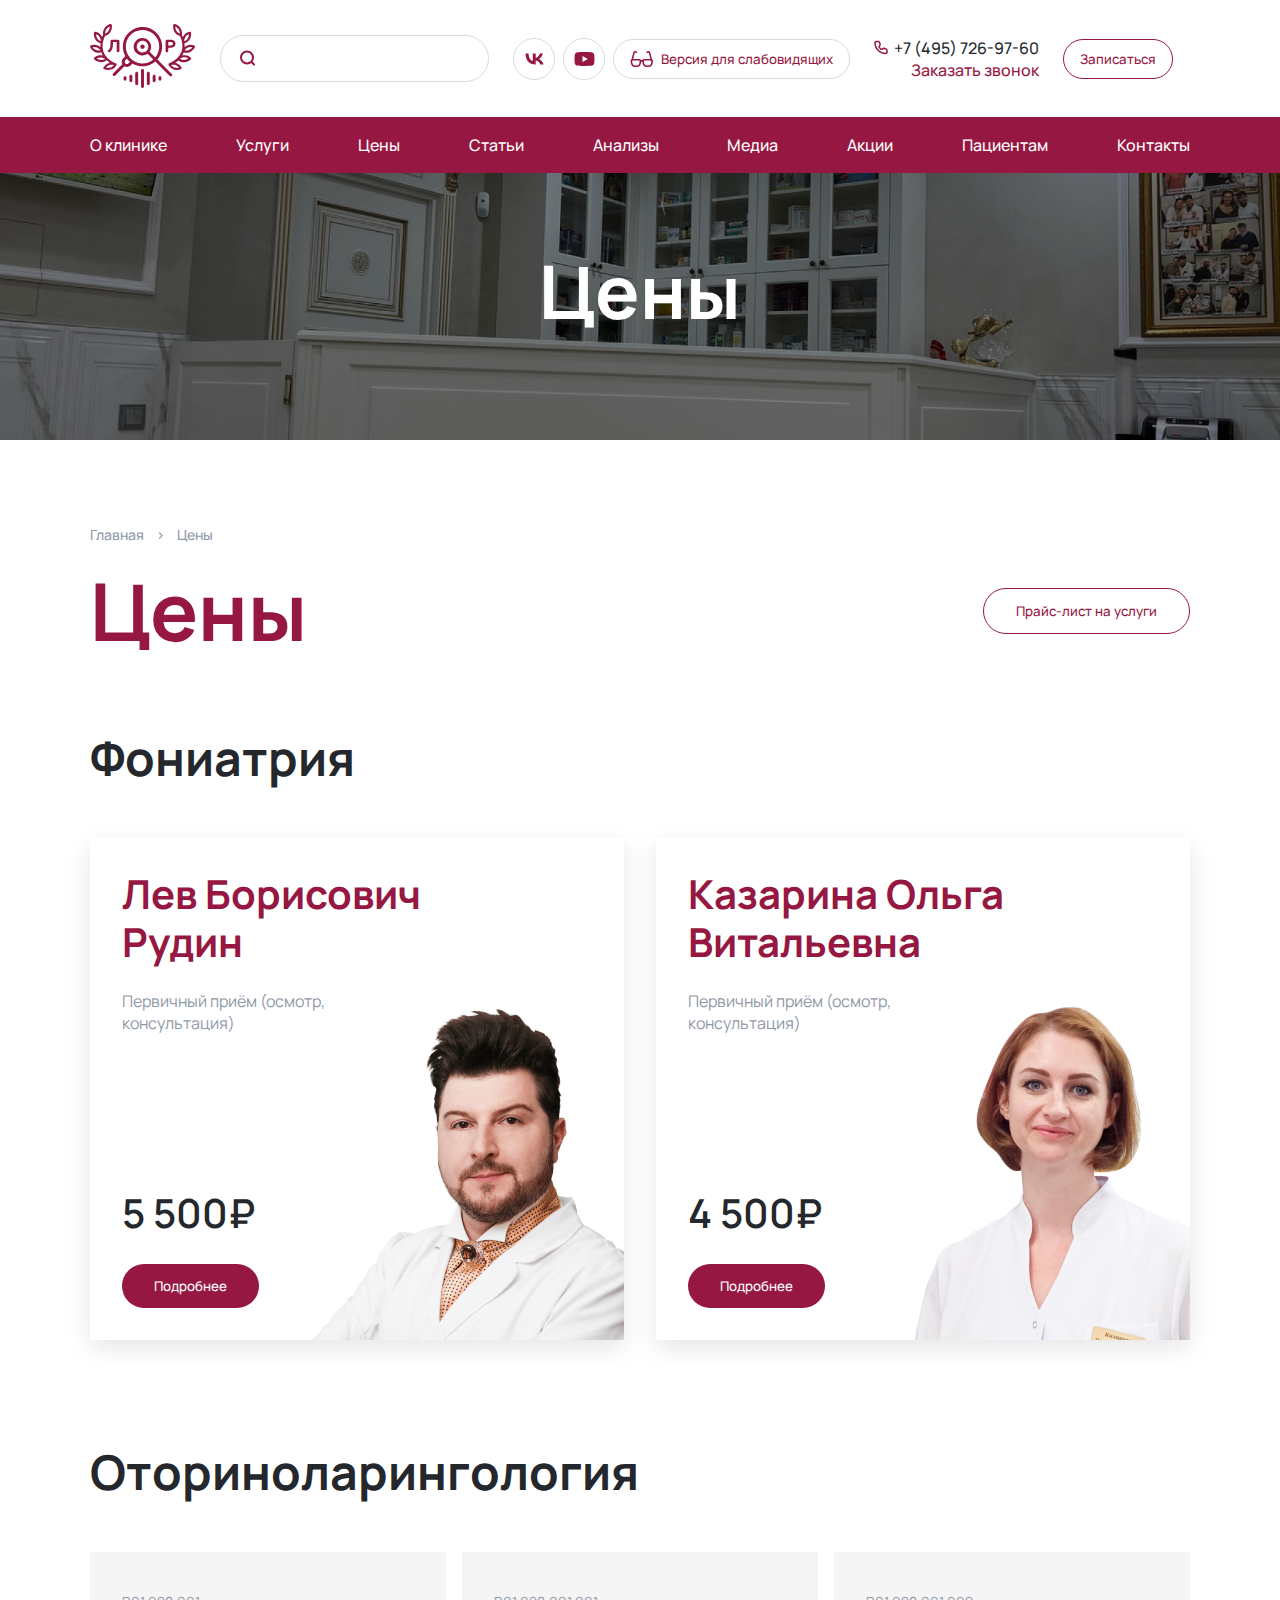
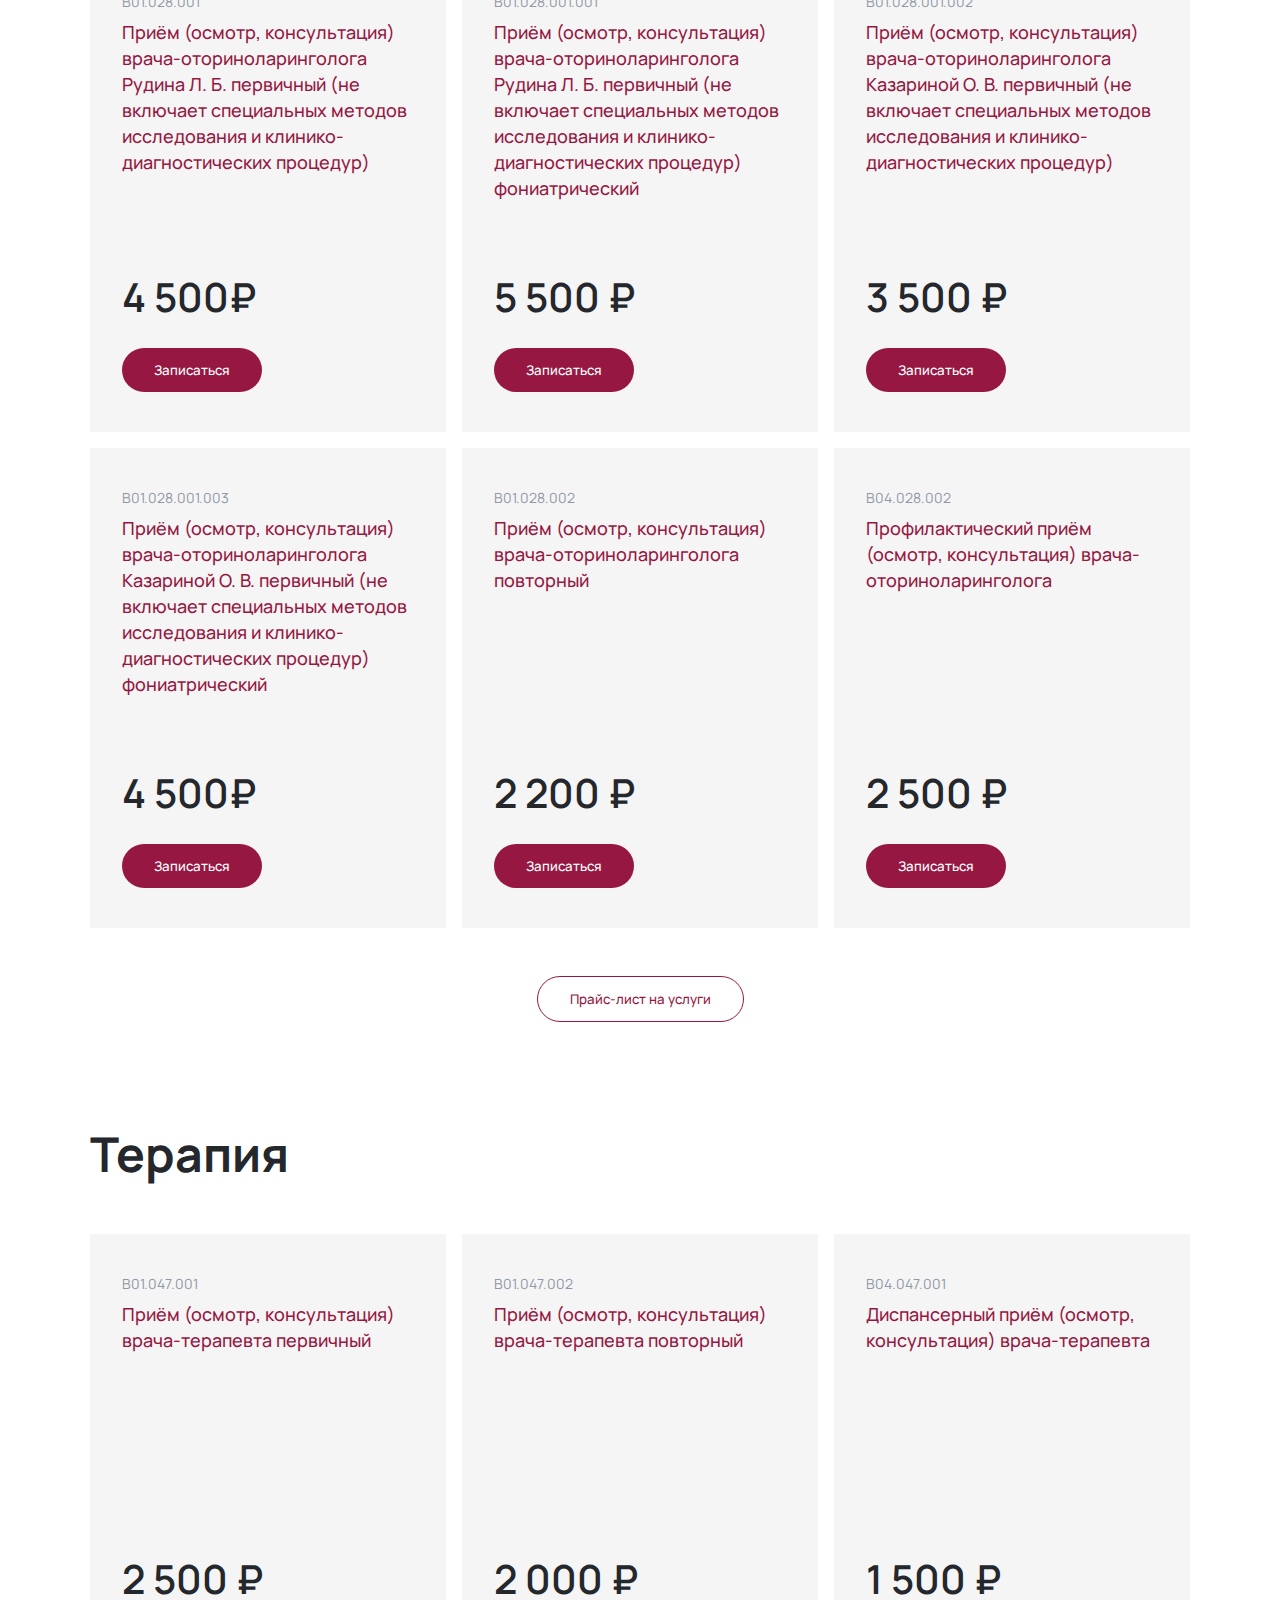
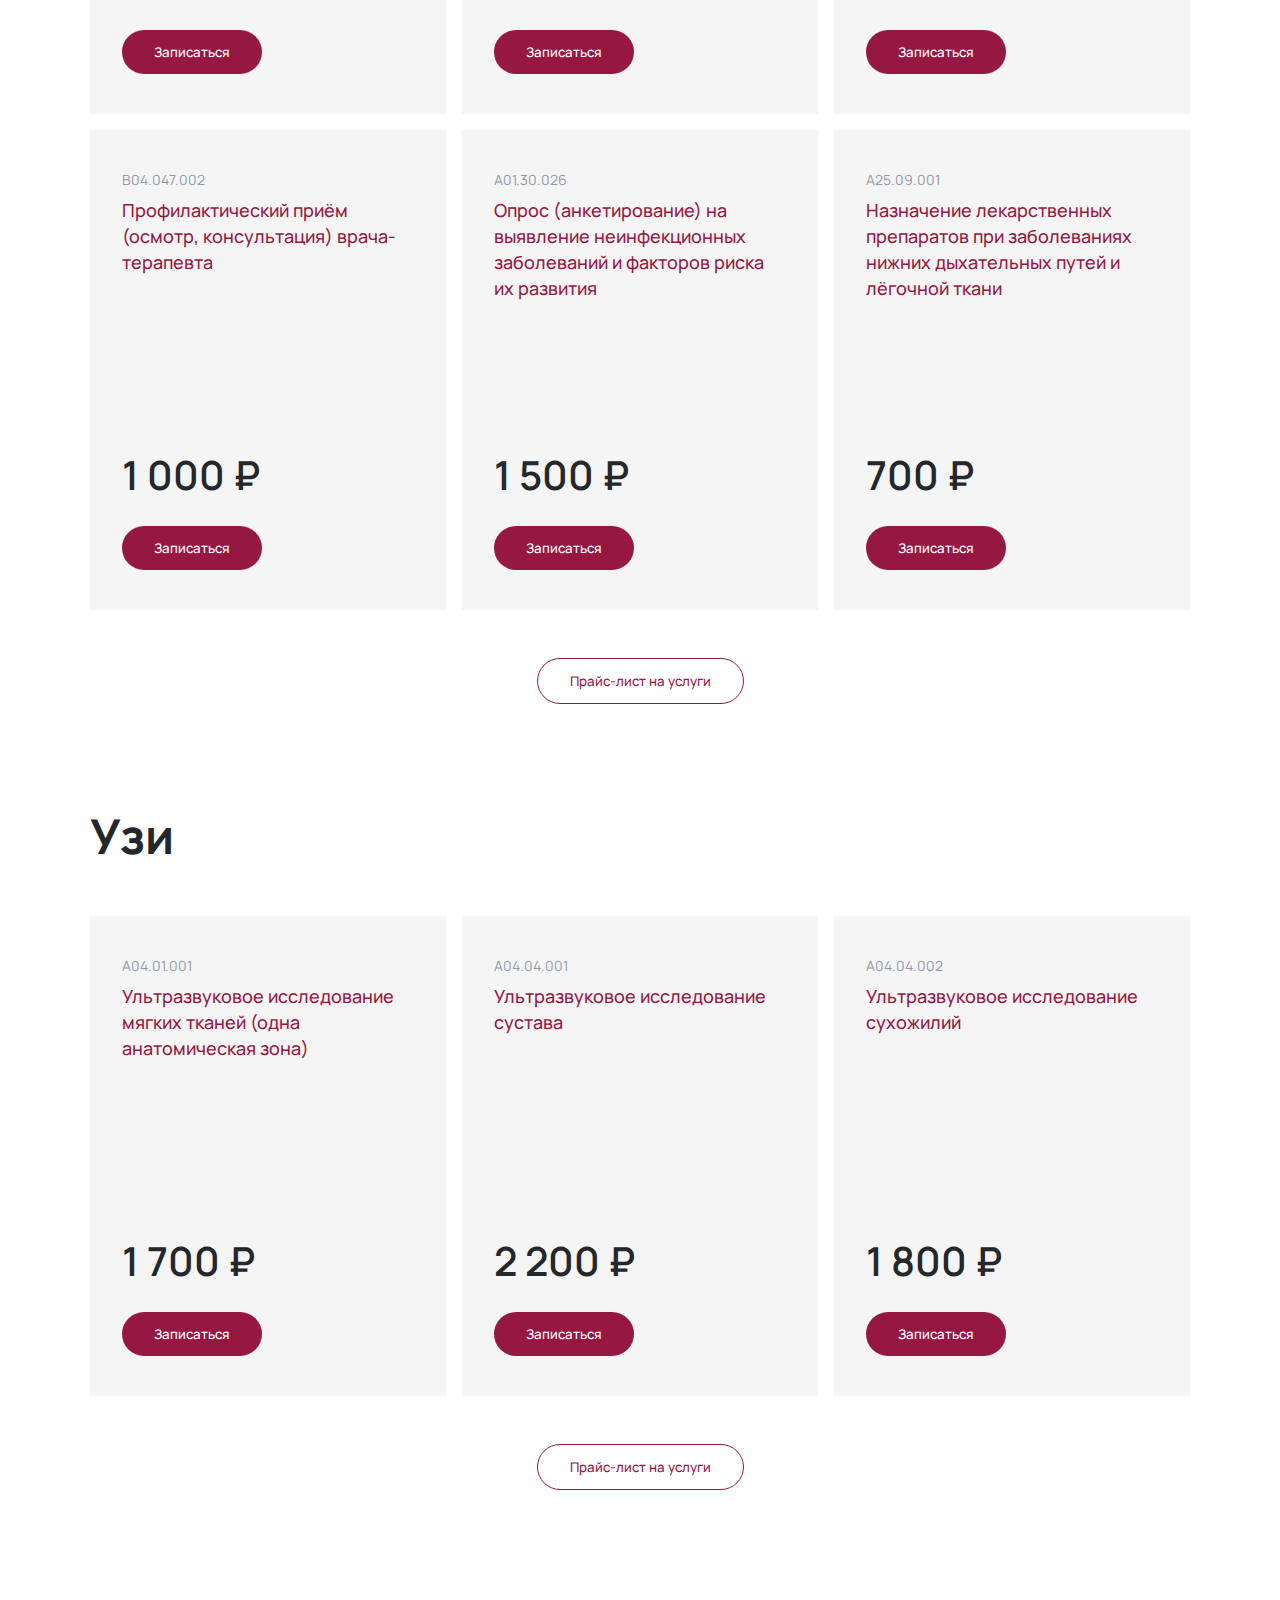
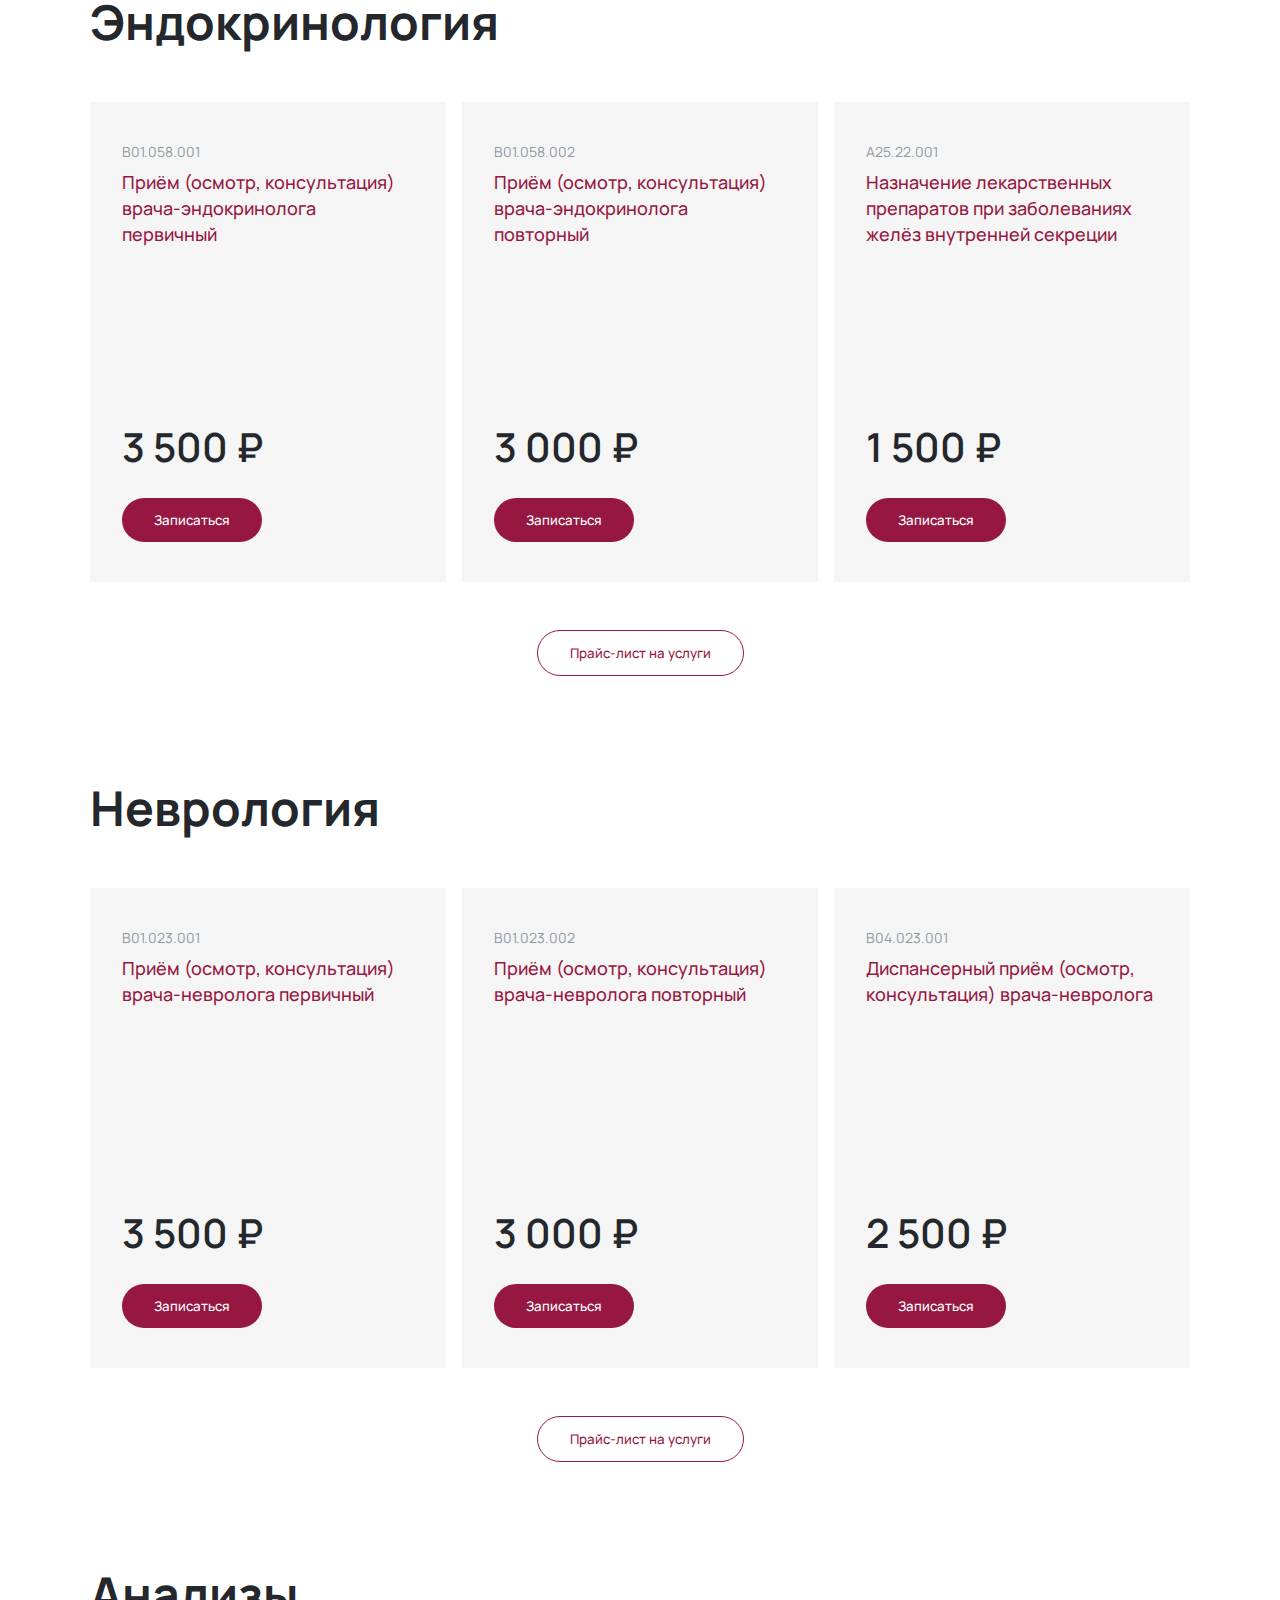
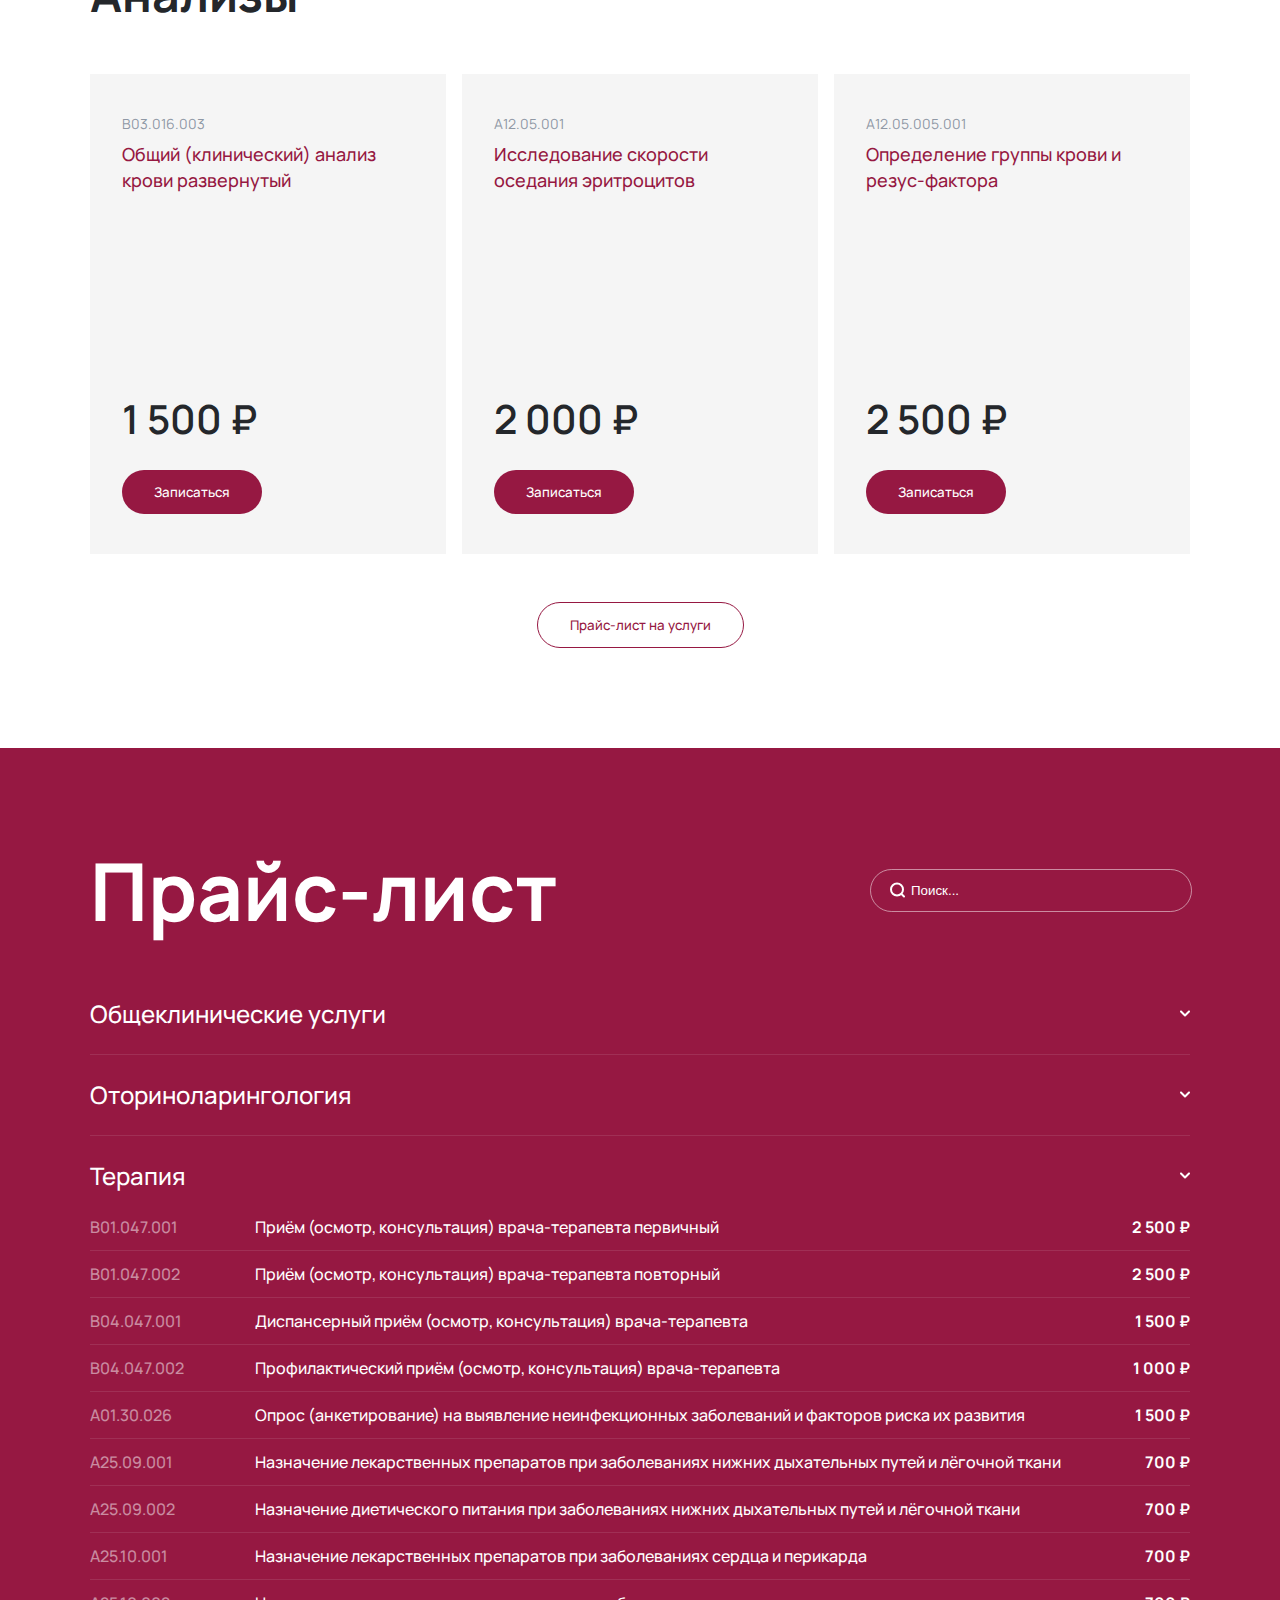
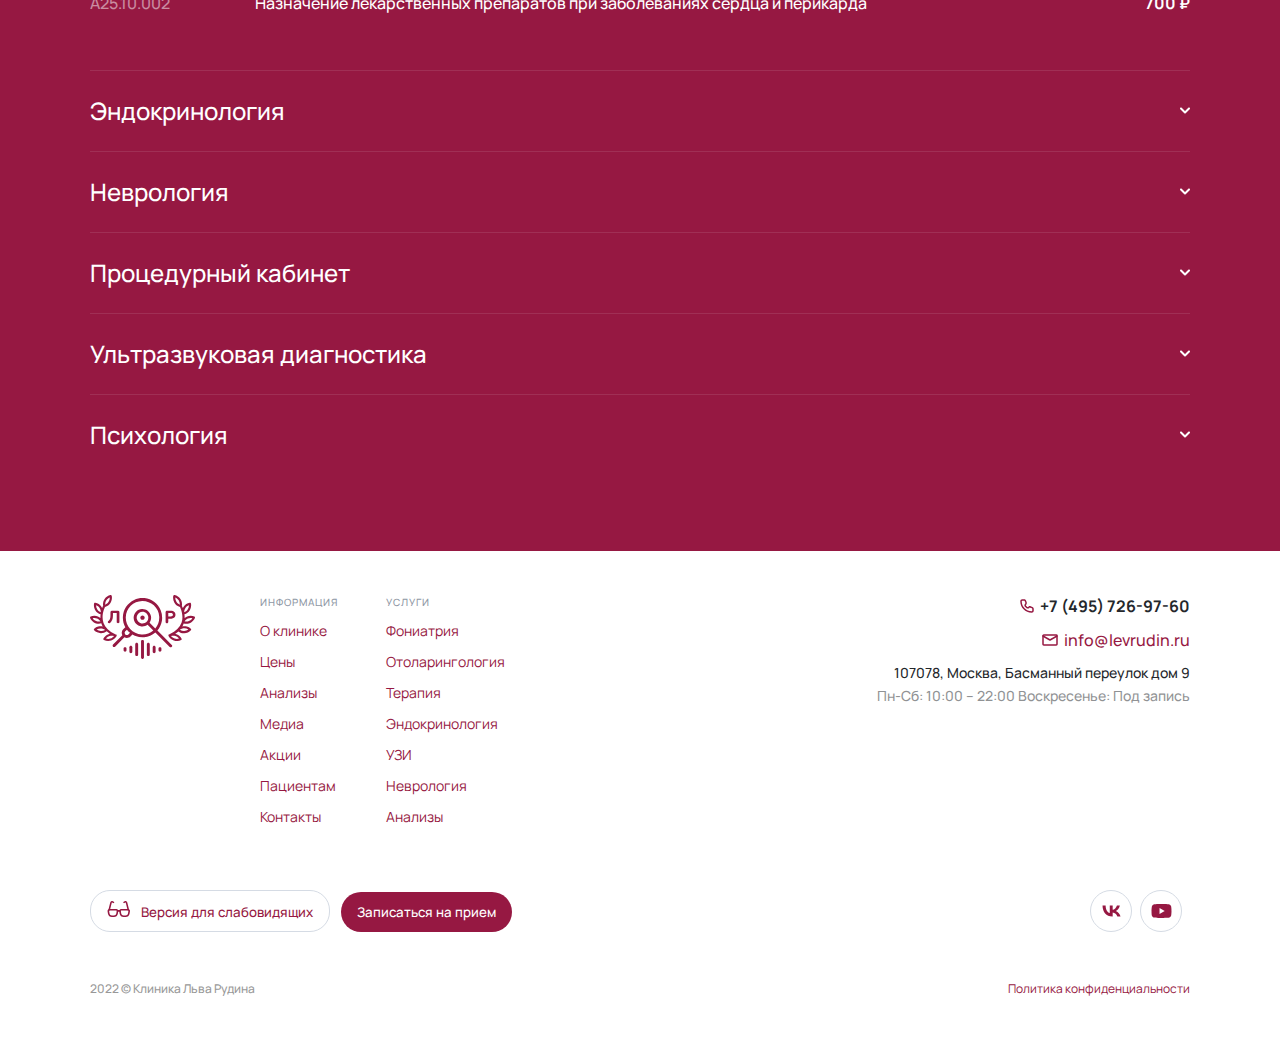
<file: pages/prices.html>
<!doctype html>
<html lang="ru">
<head>
  <meta charset="UTF-8">
  <meta name="viewport"
        content="width=device-width, user-scalable=no, initial-scale=1.0, maximum-scale=1.0, minimum-scale=1.0">
  <meta http-equiv="X-UA-Compatible" content="ie=edge">
  <title>Клиника Льва Рудина</title>
  <link rel="preconnect" href="https://fonts.googleapis.com">
  <link rel="preconnect" href="https://fonts.gstatic.com" crossorigin>
  <link href="https://fonts.googleapis.com/css2?family=Manrope:wght@400;500;600;700&display=swap" rel="stylesheet">
  <link rel="stylesheet" href="../styles/prices.css">
</head>
<body>
<div class="main">
  <header class="main-header">
    <div class="main-header-images">
      <a href="./hamburger.html" style="margin-top: 15px">
        <img src="../images/hamburger.svg" alt="hamburger" class="main-header-hamburger-mobile">
      </a>
      <a href="main.html">
        <img src="../images/logo_mobile.svg" alt="logo" class="main-header-logo-mobile">
      </a>
    </div>
    <a href="main.html">
      <img src="../images/logo.svg" alt="logo" class="main-logo">
    </a>
    <div class="main-input-wrapper">
      <input id="search" type="text" class="main-input" placeholder="Поиск по сайту">
      <label for="search" class="main-input-label">
        <img src="../images/search.svg" alt="search" class="main-input-image">
      </label>
    </div>
    <div class="main-header-links">
      <a href="#">
        <div class="main-contact">
          <div class="main-contact-image-wrapper">
            <img src="../images/vk.svg" alt="vk" class="main-contact-image">
          </div>
        </div>
      </a>
      <a href="#">
        <div class="main-contact">
          <div class="main-contact-image-wrapper">
            <img src="../images/youtube.svg" alt="vk" class="main-contact-image">
          </div>
        </div>
      </a>
    </div>
    <div class="main-button-wrapper">
      <button class="main-button">
        <img src="../images/glasses.svg" alt="glasses" class="main-button-glasses">
        <span class="main-button-text">Версия для слабовидящих</span>
      </button>
    </div>
    <div class="main-call">
      <div class="main-number">
        <img src="../images/phone.svg" alt="phone" class="main-number-image">
        <span class="main-number-text">+7 (495) 726-97-60</span>
      </div>
      <span class="main-button-text main-call-text">
          Заказать звонок
        </span>
    </div>
    <button class="main-button main-record-button">
      <span class="main-header-record-text">Записаться</span>
    </button>
    <div class="main-header-images">
      <img src="../images/phone_mobile.svg" alt="phone" class="main-header-phone-mobile">
      <img src="../images/search_mobile.svg" alt="search" class="main-header-search-mobile">
    </div>
  </header>
</div>
<div class="main-navbar">
  <div class="main">
    <div class="main-navbar-list">
      <a href="./main.html" class="main-navbar-item">
        <span>О клинике</span>
      </a>
      <a href="./services.html" class="main-navbar-item">
        <span>Услуги</span>
      </a>
      <a href="./prices.html" class="main-navbar-item">
        <span>Цены</span>
      </a>
      <a href="./article.html" class="main-navbar-item">
        <span>Статьи</span>
      </a>
      <a href="#" class="main-navbar-item">
        <span>Анализы</span>
      </a>
      <a href="#" class="main-navbar-item">
        <span>Медиа</span>
      </a>
      <a href="#" class="main-navbar-item">
        <span>Акции</span>
      </a>
      <a href="#" class="main-navbar-item">
        <span>Пациентам</span>
      </a>
      <a href="./doctors.html" class="main-navbar-item">
        <span>Контакты</span>
      </a>
    </div>
  </div>
</div>
<main class="main-image-wrapper">
  <img src="../images/prices_image.png" alt="main" class="main-image">
  <h1 class="main-title">Цены</h1>
</main>
<section class="main main-experts">
  <div class="main-experts-breadcrumbs">
    <span class="main-experts-prev-link">Главная</span>
    <span class="main-experts-separator"> > </span>
    <span class="main-experts-actual-link">Цены</span>
  </div>
  <div class="main-experts-header">
    <h2 class="main-experts-title">Цены </h2>
    <button class="main-experts-button">
      <span class="main-experts-button-text">Прайс-лист на услуги</span>
    </button>
  </div>
</section>
<section class="main main-prices">
  <div class="main-prices-header">
    <h2 class="main-prices-title">Фониатрия</h2>
  </div>
  <div class="main-prices-cards">
    <div class="main-prices-card">
      <div class="main-prices-card-image-wrapper">
        <img src="../images/rudin_new.png" alt="rudin" class="main-prices-card-image">
      </div>
      <h3 class="main-prices-card-title">Лев Борисович Рудин</h3>
      <span class="main-prices-card-description">
          Первичный приём (осмотр, консультация)
        </span>
      <h2 class="main-prices-card-price main-card-title">5 500₽</h2>
      <div class="main-patients-button-wrapper main-prices-button-wrapper">
        <button class="main-prices-button main-patients-button">
          <span class="main-prices-button-text">Подробнее</span>
        </button>
      </div>
    </div>
    <div class="main-prices-card">
      <div class="main-prices-card-image-wrapper">
        <img src="../images/kazarina.png" alt="kazarina" class="main-prices-card-image">
      </div>
      <h3 class="main-prices-card-title">Казарина Ольга Витальевна</h3>
      <span class="main-prices-card-description">
          Первичный приём (осмотр, консультация)
        </span>
      <h2 class="main-prices-card-price main-card-title">4 500₽</h2>
      <div class="main-patients-button-wrapper main-prices-button-wrapper">
        <button class="main-prices-button">
          <span class="main-prices-button-text">Подробнее</span>
        </button>
      </div>
    </div>
  </div>
</section>
<section class="main main-news">
  <div class="main-prices-header">
    <h4 class="main-prices-title">Оториноларингология</h4>
  </div>
  <div class="main-news-cards">
    <div class="main-news-card">
      <div class="main-news-body">
        <span class="main-news-topic">B01.028.001</span>
        <span class="main-news-description">
          Приём (осмотр, консультация) врача-оториноларинголога Рудина Л. Б. первичный (не включает специальных
          методов исследования и клинико-диагностических процедур)
        </span>
      </div>
      <div class="main-news-bottom">
        <h2 class="main-prices-card-price">4 500₽</h2>
        <div class="main-patients-button-wrapper">
          <button class="main-prices-button">
            <span class="main-prices-button-text">Записаться</span>
          </button>
        </div>
      </div>
    </div>
    <div class="main-news-card">
      <div class="main-news-body">
        <span class="main-news-topic">B01.028.001.001</span>
        <span class="main-news-description">
          Приём (осмотр, консультация) врача-оториноларинголога Рудина Л. Б. первичный (не включает специальных методов
          исследования и клинико-диагностических процедур) фониатрический
        </span>
      </div>
      <div class="main-news-bottom">
        <h2 class="main-prices-card-price">5 500 ₽</h2>
        <div class="main-patients-button-wrapper">
          <button class="main-prices-button">
            <span class="main-prices-button-text">Записаться</span>
          </button>
        </div>
      </div>
    </div>
    <div class="main-news-card">
      <div class="main-news-body">
        <span class="main-news-topic">B01.028.001.002</span>
        <span class="main-news-description">
          Приём (осмотр, консультация) врача-оториноларинголога Казариной О. В. первичный (не включает специальных
          методов исследования и клинико-диагностических процедур)
        </span>
      </div>
      <div class="main-news-bottom">
        <h2 class="main-prices-card-price">3 500 ₽</h2>
        <div class="main-patients-button-wrapper">
          <button class="main-prices-button">
            <span class="main-prices-button-text">Записаться</span>
          </button>
        </div>
      </div>
    </div>
    <div class="main-news-card">
      <div class="main-news-body">
        <span class="main-news-topic">B01.028.001.003</span>
        <span class="main-news-description">
          Приём (осмотр, консультация) врача-оториноларинголога Казариной О. В. первичный (не включает специальных
          методов исследования и клинико-диагностических процедур) фониатрический
        </span>
      </div>
      <div class="main-news-bottom">
        <h2 class="main-prices-card-price">4 500₽</h2>
        <div class="main-patients-button-wrapper">
          <button class="main-prices-button">
            <span class="main-prices-button-text">Записаться</span>
          </button>
        </div>
      </div>
    </div>
    <div class="main-news-card">
      <div class="main-news-body">
        <span class="main-news-topic">B01.028.002</span>
        <span class="main-news-description">
          Приём (осмотр, консультация) врача-оториноларинголога повторный
        </span>
      </div>
      <div class="main-news-bottom">
        <h2 class="main-prices-card-price">2 200 ₽</h2>
        <div class="main-patients-button-wrapper">
          <button class="main-prices-button">
            <span class="main-prices-button-text">Записаться</span>
          </button>
        </div>
      </div>
    </div>
    <div class="main-news-card">
      <div class="main-news-body">
        <span class="main-news-topic">B04.028.002</span>
        <span class="main-news-description">
          Профилактический приём (осмотр, консультация) врача- оториноларинголога
        </span>
      </div>
      <div class="main-news-bottom">
        <h2 class="main-prices-card-price">2 500 ₽</h2>
        <div class="main-patients-button-wrapper">
          <button class="main-prices-button">
            <span class="main-prices-button-text">Записаться</span>
          </button>
        </div>
      </div>
    </div>
  </div>
  <div class="main-news-button-wrapper">
    <button class="main-experts-button">
      <span class="main-experts-button-text">Прайс-лист на услуги</span>
    </button>
  </div>
</section>
<section class="main main-news">
  <div class="main-prices-header">
    <h4 class="main-prices-title">Терапия</h4>
  </div>
  <div class="main-news-cards">
    <div class="main-news-card">
      <div class="main-news-body">
        <span class="main-news-topic">B01.047.001</span>
        <span class="main-news-description">
          Приём (осмотр, консультация) врача-терапевта первичный
        </span>
      </div>
      <div class="main-news-bottom">
        <h2 class="main-prices-card-price">2 500 ₽</h2>
        <div class="main-patients-button-wrapper">
          <button class="main-prices-button">
            <span class="main-prices-button-text">Записаться</span>
          </button>
        </div>
      </div>
    </div>
    <div class="main-news-card">
      <div class="main-news-body">
        <span class="main-news-topic">B01.047.002</span>
        <span class="main-news-description">
          Приём (осмотр, консультация) врача-терапевта повторный
        </span>
      </div>
      <div class="main-news-bottom">
        <h2 class="main-prices-card-price">2 000 ₽</h2>
        <div class="main-patients-button-wrapper">
          <button class="main-prices-button">
            <span class="main-prices-button-text">Записаться</span>
          </button>
        </div>
      </div>
    </div>
    <div class="main-news-card">
      <div class="main-news-body">
        <span class="main-news-topic">B04.047.001</span>
        <span class="main-news-description">
          Диспансерный приём (осмотр, консультация) врача-терапевта
        </span>
      </div>
      <div class="main-news-bottom">
        <h2 class="main-prices-card-price">1 500 ₽</h2>
        <div class="main-patients-button-wrapper">
          <button class="main-prices-button">
            <span class="main-prices-button-text">Записаться</span>
          </button>
        </div>
      </div>
    </div>
    <div class="main-news-card">
      <div class="main-news-body">
        <span class="main-news-topic">B04.047.002</span>
        <span class="main-news-description">
          Профилактический приём (осмотр, консультация) врача-терапевта
        </span>
      </div>
      <div class="main-news-bottom">
        <h2 class="main-prices-card-price">1 000 ₽</h2>
        <div class="main-patients-button-wrapper">
          <button class="main-prices-button">
            <span class="main-prices-button-text">Записаться</span>
          </button>
        </div>
      </div>
    </div>
    <div class="main-news-card">
      <div class="main-news-body">
        <span class="main-news-topic">A01.30.026</span>
        <span class="main-news-description">
          Опрос (анкетирование) на выявление неинфекционных заболеваний и факторов риска их развития
        </span>
      </div>
      <div class="main-news-bottom">
        <h2 class="main-prices-card-price">1 500 ₽</h2>
        <div class="main-patients-button-wrapper">
          <button class="main-prices-button">
            <span class="main-prices-button-text">Записаться</span>
          </button>
        </div>
      </div>
    </div>
    <div class="main-news-card">
      <div class="main-news-body">
        <span class="main-news-topic">A25.09.001</span>
        <span class="main-news-description">
          Назначение лекарственных препаратов при заболеваниях нижних дыхательных путей и лёгочной ткани
        </span>
      </div>
      <div class="main-news-bottom">
        <h2 class="main-prices-card-price">700 ₽</h2>
        <div class="main-patients-button-wrapper">
          <button class="main-prices-button">
            <span class="main-prices-button-text">Записаться</span>
          </button>
        </div>
      </div>
    </div>
  </div>
  <div class="main-news-button-wrapper">
    <button class="main-experts-button">
      <span class="main-experts-button-text">Прайс-лист на услуги</span>
    </button>
  </div>
</section>
<section class="main-desktop">
<section class="main main-news">
  <div class="main-prices-header">
    <h4 class="main-prices-title">Узи</h4>
  </div>
  <div class="main-news-cards">
    <div class="main-news-card">
      <div class="main-news-body">
        <span class="main-news-topic">A04.01.001</span>
        <span class="main-news-description">
          Ультразвуковое исследование мягких тканей (одна анатомическая зона)
        </span>
      </div>
      <div class="main-news-bottom">
        <h2 class="main-prices-card-price">1 700 ₽</h2>
        <div class="main-patients-button-wrapper">
          <button class="main-prices-button">
            <span class="main-prices-button-text">Записаться</span>
          </button>
        </div>
      </div>
    </div>
    <div class="main-news-card">
      <div class="main-news-body">
        <span class="main-news-topic">A04.04.001</span>
        <span class="main-news-description">
          Ультразвуковое исследование сустава
        </span>
      </div>
      <div class="main-news-bottom">
        <h2 class="main-prices-card-price">2 200 ₽</h2>
        <div class="main-patients-button-wrapper">
          <button class="main-prices-button">
            <span class="main-prices-button-text">Записаться</span>
          </button>
        </div>
      </div>
    </div>
    <div class="main-news-card">
      <div class="main-news-body">
        <span class="main-news-topic">A04.04.002</span>
        <span class="main-news-description">
          Ультразвуковое исследование сухожилий
        </span>
      </div>
      <div class="main-news-bottom">
        <h2 class="main-prices-card-price">1 800 ₽</h2>
        <div class="main-patients-button-wrapper">
          <button class="main-prices-button">
            <span class="main-prices-button-text">Записаться</span>
          </button>
        </div>
      </div>
    </div>
  </div>
  <div class="main-news-button-wrapper">
    <button class="main-experts-button">
      <span class="main-experts-button-text">Прайс-лист на услуги</span>
    </button>
  </div>
</section>
<section class="main main-news">
  <div class="main-prices-header">
    <h4 class="main-prices-title">Эндокринология</h4>
  </div>
  <div class="main-news-cards">
    <div class="main-news-card">
      <div class="main-news-body">
        <span class="main-news-topic">B01.058.001</span>
        <span class="main-news-description">
          Приём (осмотр, консультация) врача-эндокринолога первичный
        </span>
      </div>
      <div class="main-news-bottom">
        <h2 class="main-prices-card-price">3 500 ₽</h2>
        <div class="main-patients-button-wrapper">
          <button class="main-prices-button">
            <span class="main-prices-button-text">Записаться</span>
          </button>
        </div>
      </div>
    </div>
    <div class="main-news-card">
      <div class="main-news-body">
        <span class="main-news-topic">B01.058.002</span>
        <span class="main-news-description">
          Приём (осмотр, консультация) врача-эндокринолога повторный
        </span>
      </div>
      <div class="main-news-bottom">
        <h2 class="main-prices-card-price">3 000 ₽</h2>
        <div class="main-patients-button-wrapper">
          <button class="main-prices-button">
            <span class="main-prices-button-text">Записаться</span>
          </button>
        </div>
      </div>
    </div>
    <div class="main-news-card">
      <div class="main-news-body">
        <span class="main-news-topic">A25.22.001</span>
        <span class="main-news-description">
          Назначение лекарственных препаратов при заболеваниях желёз внутренней секреции
        </span>
      </div>
      <div class="main-news-bottom">
        <h2 class="main-prices-card-price">1 500 ₽</h2>
        <div class="main-patients-button-wrapper">
          <button class="main-prices-button">
            <span class="main-prices-button-text">Записаться</span>
          </button>
        </div>
      </div>
    </div>
  </div>
  <div class="main-news-button-wrapper">
    <button class="main-experts-button">
      <span class="main-experts-button-text">Прайс-лист на услуги</span>
    </button>
  </div>
</section>
<section class="main main-news">
  <div class="main-prices-header">
    <h4 class="main-prices-title">Неврология</h4>
  </div>
  <div class="main-news-cards">
    <div class="main-news-card">
      <div class="main-news-body">
        <span class="main-news-topic">B01.023.001</span>
        <span class="main-news-description">
          Приём (осмотр, консультация) врача-невролога первичный
        </span>
      </div>
      <div class="main-news-bottom">
        <h2 class="main-prices-card-price">3 500 ₽</h2>
        <div class="main-patients-button-wrapper">
          <button class="main-prices-button">
            <span class="main-prices-button-text">Записаться</span>
          </button>
        </div>
      </div>
    </div>
    <div class="main-news-card">
      <div class="main-news-body">
        <span class="main-news-topic">B01.023.002</span>
        <span class="main-news-description">
          Приём (осмотр, консультация) врача-невролога повторный
        </span>
      </div>
      <div class="main-news-bottom">
        <h2 class="main-prices-card-price">3 000 ₽</h2>
        <div class="main-patients-button-wrapper">
          <button class="main-prices-button">
            <span class="main-prices-button-text">Записаться</span>
          </button>
        </div>
      </div>
    </div>
    <div class="main-news-card">
      <div class="main-news-body">
        <span class="main-news-topic">B04.023.001</span>
        <span class="main-news-description">
          Диспансерный приём (осмотр, консультация) врача-невролога
        </span>
      </div>
      <div class="main-news-bottom">
        <h2 class="main-prices-card-price">2 500 ₽</h2>
        <div class="main-patients-button-wrapper">
          <button class="main-prices-button">
            <span class="main-prices-button-text">Записаться</span>
          </button>
        </div>
      </div>
    </div>
  </div>
  <div class="main-news-button-wrapper">
    <button class="main-experts-button">
      <span class="main-experts-button-text">Прайс-лист на услуги</span>
    </button>
  </div>
</section>
<section class="main main-news">
  <div class="main-prices-header">
    <h4 class="main-prices-title">Анализы</h4>
  </div>
  <div class="main-news-cards">
    <div class="main-news-card">
      <div class="main-news-body">
        <span class="main-news-topic">B03.016.003</span>
        <span class="main-news-description">
          Общий (клинический) анализ крови развернутый
        </span>
      </div>
      <div class="main-news-bottom">
        <h2 class="main-prices-card-price">1 500 ₽</h2>
        <div class="main-patients-button-wrapper">
          <button class="main-prices-button">
            <span class="main-prices-button-text">Записаться</span>
          </button>
        </div>
      </div>
    </div>
    <div class="main-news-card">
      <div class="main-news-body">
        <span class="main-news-topic">A12.05.001 </span>
        <span class="main-news-description">
          Исследование скорости оседания эритроцитов
        </span>
      </div>
      <div class="main-news-bottom">
        <h2 class="main-prices-card-price">2 000 ₽</h2>
        <div class="main-patients-button-wrapper">
          <button class="main-prices-button">
            <span class="main-prices-button-text">Записаться</span>
          </button>
        </div>
      </div>
    </div>
    <div class="main-news-card">
      <div class="main-news-body">
        <span class="main-news-topic">A12.05.005.001</span>
        <span class="main-news-description">
          Определение группы крови и резус-фактора
        </span>
      </div>
      <div class="main-news-bottom">
        <h2 class="main-prices-card-price">2 500 ₽</h2>
        <div class="main-patients-button-wrapper">
          <button class="main-prices-button">
            <span class="main-prices-button-text">Записаться</span>
          </button>
        </div>
      </div>
    </div>
  </div>
  <div class="main-news-button-wrapper">
    <button class="main-experts-button">
      <span class="main-experts-button-text">Прайс-лист на услуги</span>
    </button>
  </div>
</section>
</section>
<section class="main-list">
  <div class="main">
    <div class="main-list-header">
      <h2 class="main-list-header-title">Прайс-лист</h2>
      <div class="main-list-input-wrapper">
        <input id="search_list" type="text" class="main-list-input" placeholder="Поиск...">
        <label for="search_list" class="main-list-input-label">
          <img src="../images/search_list.svg" alt="search">
        </label>
      </div>
    </div>
    <div class="main-list-categories">
      <div class="main-list-category">
        <span class="main-list-category-text">Общеклинические услуги</span>
        <img src="../images/list_down.svg" alt="list">
      </div>
      <div class="main-list-divider"></div>
      <div class="main-list-category">
        <span class="main-list-category-text">Оториноларингология</span>
        <img src="../images/list_down.svg" alt="list">
      </div>
      <div class="main-list-divider"></div>
      <div class="main-list-category">
        <span class="main-list-category-text">Терапия</span>
        <img src="../images/list_down.svg" alt="list">
      </div>
      <div class="list-category-list">
        <div class="list-category-list-item">
          <div class="list-category-list-main">
            <span class="list-category-list-item-title">B01.047.001</span>
            <span class="list-category-list-item-description">
              Приём (осмотр, консультация) врача-терапевта первичный
            </span>
          </div>
          <h4 class="list-category-list-item-price">2 500 ₽</h4>
        </div>
        <div class="main-list-divider"></div>
        <div class="list-category-list-item">
          <div class="list-category-list-main">
            <span class="list-category-list-item-title">B01.047.002</span>
            <span class="list-category-list-item-description">
              Приём (осмотр, консультация) врача-терапевта повторный
            </span>
          </div>
          <h4 class="list-category-list-item-price">2 500 ₽</h4>
        </div>
        <div class="main-list-divider"></div>
        <div class="list-category-list-item">
          <div class="list-category-list-main">
            <span class="list-category-list-item-title">B04.047.001</span>
            <span class="list-category-list-item-description">
              Диспансерный приём (осмотр, консультация) врача-терапевта
            </span>
          </div>
          <h4 class="list-category-list-item-price">1 500 ₽</h4>
        </div>
        <div class="main-list-divider"></div>
        <div class="list-category-list-item">
          <div class="list-category-list-main">
            <span class="list-category-list-item-title">B04.047.002</span>
            <span class="list-category-list-item-description">
              Профилактический приём (осмотр, консультация) врача-терапевта
            </span>
          </div>
          <h4 class="list-category-list-item-price">1 000 ₽</h4>
        </div>
        <div class="main-list-divider"></div>
        <div class="list-category-list-item">
          <div class="list-category-list-main">
            <span class="list-category-list-item-title">A01.30.026</span>
            <span class="list-category-list-item-description">
              Опрос (анкетирование) на выявление неинфекционных заболеваний и факторов риска их развития
            </span>
          </div>
          <h4 class="list-category-list-item-price">1 500 ₽</h4>
        </div>
        <div class="main-list-divider"></div>
        <div class="list-category-list-item">
          <div class="list-category-list-main">
            <span class="list-category-list-item-title">A25.09.001</span>
            <span class="list-category-list-item-description">
              Назначение лекарственных препаратов при заболеваниях нижних дыхательных путей и лёгочной ткани
            </span>
          </div>
          <h4 class="list-category-list-item-price">700 ₽</h4>
        </div>
        <div class="main-list-divider"></div>
        <div class="list-category-list-item">
          <div class="list-category-list-main">
            <span class="list-category-list-item-title">A25.09.002</span>
            <span class="list-category-list-item-description">
              Назначение диетического питания при заболеваниях нижних дыхательных путей и лёгочной ткани
            </span>
          </div>
          <h4 class="list-category-list-item-price">700 ₽</h4>
        </div>
        <div class="main-list-divider"></div>
        <div class="list-category-list-item">
          <div class="list-category-list-main">
            <span class="list-category-list-item-title">A25.10.001</span>
            <span class="list-category-list-item-description">
              Назначение лекарственных препаратов при заболеваниях сердца и перикарда
            </span>
          </div>
          <h4 class="list-category-list-item-price">700 ₽</h4>
        </div>
        <div class="main-list-divider"></div>
        <div class="list-category-list-item">
          <div class="list-category-list-main">
            <span class="list-category-list-item-title">A25.10.002</span>
            <span class="list-category-list-item-description">
              Назначение лекарственных препаратов при заболеваниях сердца и перикарда
            </span>
          </div>
          <h4 class="list-category-list-item-price">700 ₽</h4>
        </div>
      </div>
      <div class="main-list-divider"></div>
      <div class="main-list-category">
        <span class="main-list-category-text">Эндокринология</span>
        <img src="../images/list_down.svg" alt="list">
      </div>
      <div class="main-list-divider"></div>
      <div class="main-list-category">
        <span class="main-list-category-text">Неврология</span>
        <img src="../images/list_down.svg" alt="list">
      </div>
      <div class="main-list-divider"></div>
      <div class="main-list-category">
        <span class="main-list-category-text">Процедурный кабинет</span>
        <img src="../images/list_down.svg" alt="list">
      </div>
      <div class="main-list-divider"></div>
      <div class="main-list-category">
        <span class="main-list-category-text">Ультразвуковая диагностика</span>
        <img src="../images/list_down.svg" alt="list">
      </div>
      <div class="main-list-divider"></div>
      <div class="main-list-category">
        <span class="main-list-category-text">Психология</span>
        <img src="../images/list_down.svg" alt="list">
      </div>
    </div>
  </div>
</section>
<footer class="main main-footer">
  <div class="main-footer-content">
    <div class="main-footer-content-wrapper">
      <div class="main-footer-info-wrapper">
        <img src="../images/logo.svg" alt="logo" class="main-footer-info-logo">
        <div class="main-footer-info">
          <span class="main-footer-info-title">Информация</span>
          <a href="#" class="main-footer-info-link">О клинике</a>
          <a href="#" class="main-footer-info-link">Цены</a>
          <a href="#" class="main-footer-info-link">Анализы</a>
          <a href="#" class="main-footer-info-link">Медиа</a>
          <a href="#" class="main-footer-info-link">Акции</a>
          <a href="#" class="main-footer-info-link">Пациентам</a>
          <a href="#" class="main-footer-info-link">Контакты</a>
        </div>
        <div class="main-footer-info">
          <span class="main-footer-info-title">Услуги</span>
          <a href="#" class="main-footer-info-link">Фониатрия</a>
          <a href="#" class="main-footer-info-link">Отоларингология</a>
          <a href="#" class="main-footer-info-link">Терапия</a>
          <a href="#" class="main-footer-info-link">Эндокринология</a>
          <a href="#" class="main-footer-info-link">УЗИ</a>
          <a href="#" class="main-footer-info-link">Неврология</a>
          <a href="#" class="main-footer-info-link">Анализы</a>
        </div>
      </div>
      <div class="main-footer-contacts">
        <div class="main-footer-number">
          <img src="../images/phone.svg" alt="phone" class="main-footer-number-image">
          <span class="main-footer-number-text">+7 (495) 726-97-60</span>
        </div>
        <div class="main-footer-email">
          <img src="../images/email.svg" alt="phone" class="main-footer-email-image">
          <span class="main-footer-email-text">info@levrudin.ru</span>
        </div>
        <span class="main-footer-address">107078, Москва, Басманный переулок дом 9</span>
        <span class="main-footer-time">Пн-Сб: 10:00 – 22:00 Воскресенье: Под запись</span>
      </div>
    </div>
    <div class="main-footer-middle">
      <div class="main-footer-buttons">
        <button class="main-footer-primary-button">
          <span class="main-footer-span">
          <img src="../images/glasses.svg" alt="glasses" class="main-button-glasses">
          <span class="main-button-text">Версия для слабовидящих</span>
          </span>
        </button>
        <button class="main-footer-secondary-button">
          <span class="main-footer-secondary-button-text">
            Записаться на прием
          </span>
        </button>
      </div>
      <div class="main-footer-socials">
        <a href="#">
          <div class="main-contact">
            <div class="main-contact-image-wrapper">
              <img src="../images/vk.svg" alt="vk" class="main-contact-image">
            </div>
          </div>
        </a>
        <a href="#">
          <div class="main-contact">
            <div class="main-contact-image-wrapper">
              <img src="../images/youtube.svg" alt="vk" class="main-contact-image">
            </div>
          </div>
        </a>
      </div>
    </div>
    <div class="main-footer-bottom">
      <span class="main-footer-bottom-copyright">2022 © Клиника Льва Рудина</span>
      <a href="#" class="main-footer-bottom-link">Политика конфиденциальности</a>
    </div>
  </div>
  <div class="main-footer-mobile-content">
    <div class="main-footer-content-mobile-wrapper">
      <div class="main-footer-info-wrapper">
        <img src="../images/logo.svg" alt="logo" class="main-footer-info-logo">
        <div class="main-footer-socials">
          <a href="#">
            <div class="main-contact">
              <div class="main-contact-image-wrapper">
                <img src="../images/vk.svg" alt="vk" class="main-contact-image">
              </div>
            </div>
          </a>
          <a href="#">
            <div class="main-contact">
              <div class="main-contact-image-wrapper">
                <img src="../images/youtube.svg" alt="vk" class="main-contact-image">
              </div>
            </div>
          </a>
        </div>
      </div>
      <div class="main-footer-contacts">
        <div class="main-footer-number">
          <img src="../images/phone.svg" alt="phone" class="main-footer-number-image">
          <span class="main-footer-number-text">+7 (495) 726-97-60</span>
        </div>
        <div class="main-footer-email">
          <img src="../images/email.svg" alt="phone" class="main-footer-email-image">
          <span class="main-footer-email-text">info@levrudin.ru</span>
        </div>
        <span class="main-footer-address">Москва, Басманный переулок дом 9</span>
        <span class="main-footer-time">Пн-Сб: 10:00 - 22:00, Вс: под запись</span>
      </div>
      <div class="main-footer-links">
        <div class="main-footer-info">
          <span class="main-footer-info-title">Информация</span>
          <a href="#" class="main-footer-info-link">О клинике</a>
          <a href="#" class="main-footer-info-link">Цены</a>
          <a href="#" class="main-footer-info-link">Анализы</a>
          <a href="#" class="main-footer-info-link">Медиа</a>
          <a href="#" class="main-footer-info-link">Акции</a>
          <a href="#" class="main-footer-info-link">Пациентам</a>
          <a href="#" class="main-footer-info-link">Контакты</a>
        </div>
        <div class="main-footer-info">
          <span class="main-footer-info-title">Услуги</span>
          <a href="#" class="main-footer-info-link">Фониатрия</a>
          <a href="#" class="main-footer-info-link">Отоларингология</a>
          <a href="#" class="main-footer-info-link">Терапия</a>
          <a href="#" class="main-footer-info-link">Эндокринология</a>
          <a href="#" class="main-footer-info-link">УЗИ</a>
          <a href="#" class="main-footer-info-link">Неврология</a>
          <a href="#" class="main-footer-info-link">Анализы</a>
        </div>
      </div>
    </div>
    <div class="main-footer-middle">
      <div class="main-footer-button-wrapper">
        <button class="main-footer-primary-button">
            <span class="main-footer-span">
              <img src="../images/glasses.svg" alt="glasses" class="main-button-glasses">
            <span class="main-button-text">Версия для слабовидящих</span>
            </span>
        </button>
      </div>
      <div class="main-footer-button-wrapper">
        <button class="main-footer-secondary-button">
            <span class="main-footer-secondary-button-text">
              Записаться на прием
            </span>
        </button>
      </div>
    </div>
    <div class="main-footer-bottom">
      <a href="#" class="main-footer-bottom-link">Политика конфиденциальности</a>
      <span class="main-footer-bottom-copyright">2022 © Клиника Льва Рудина</span>
    </div>
  </div>
</footer>
</body>
</html>
</file>
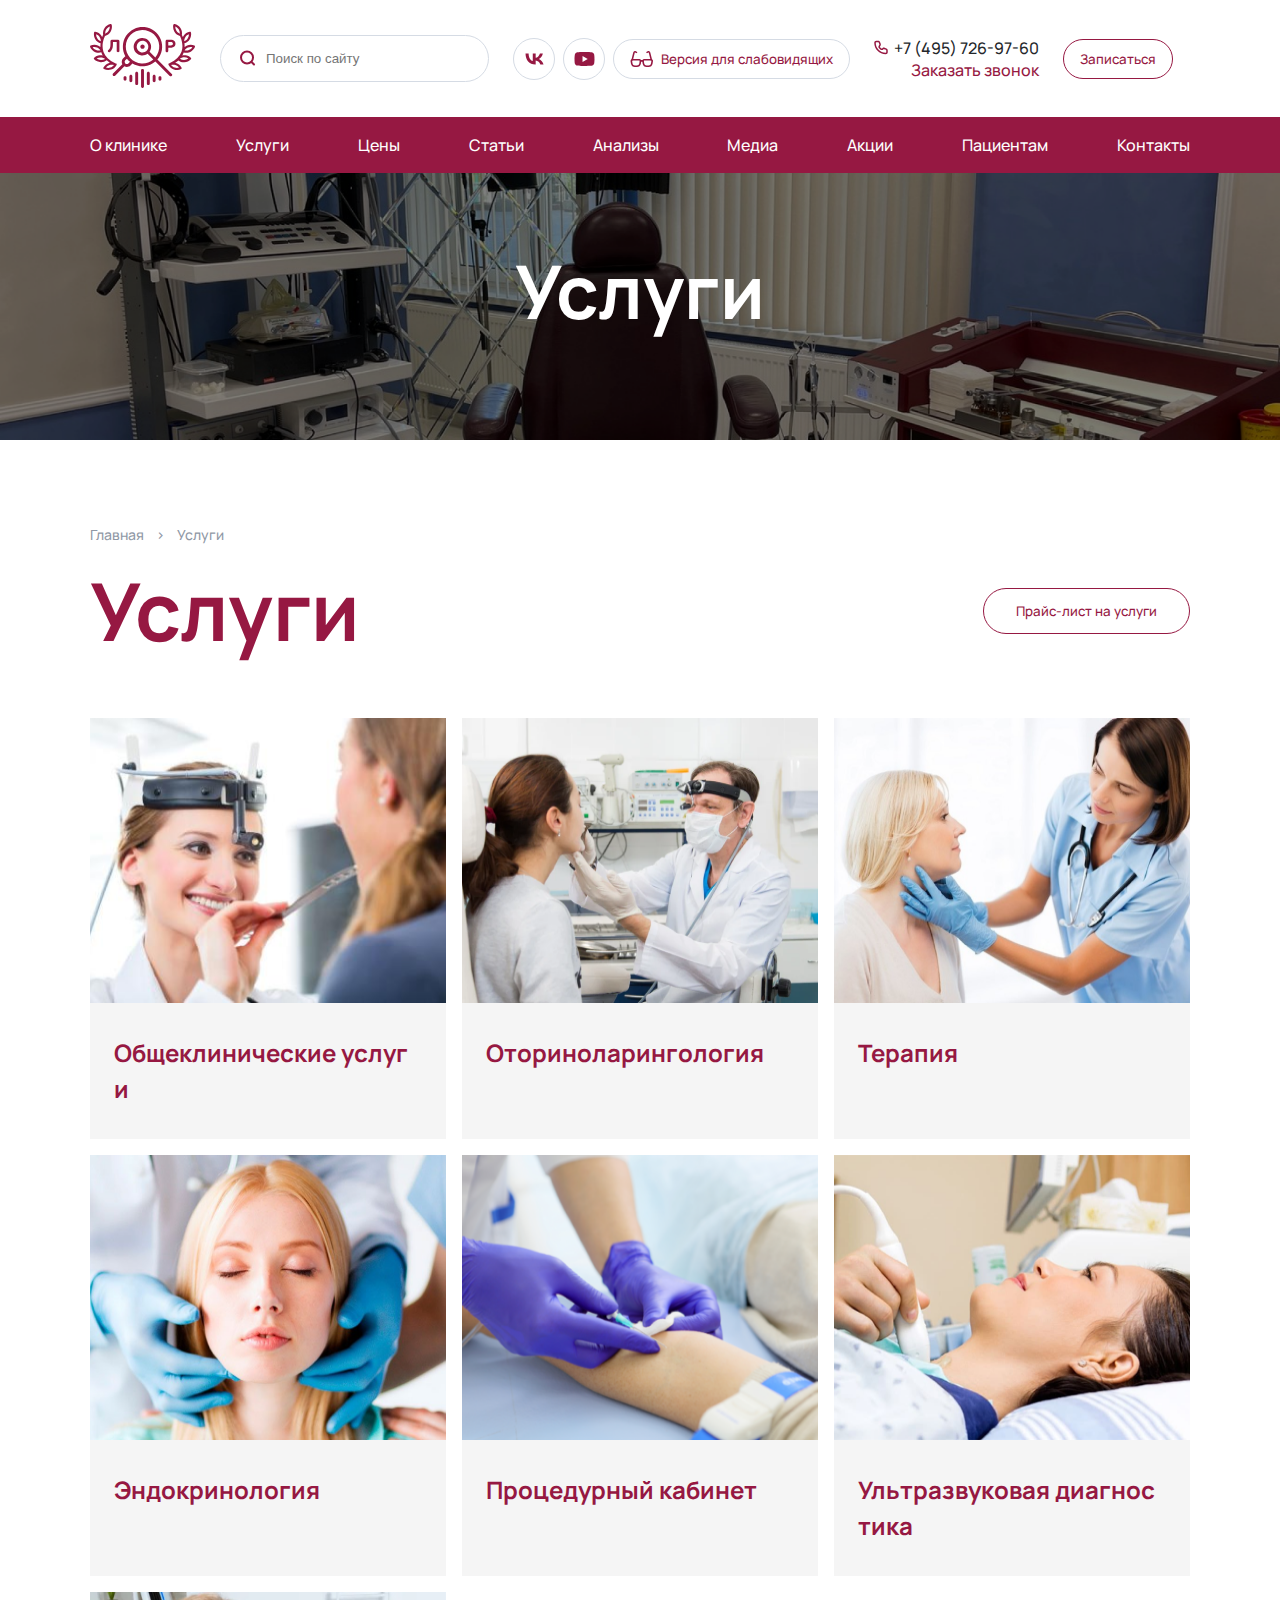
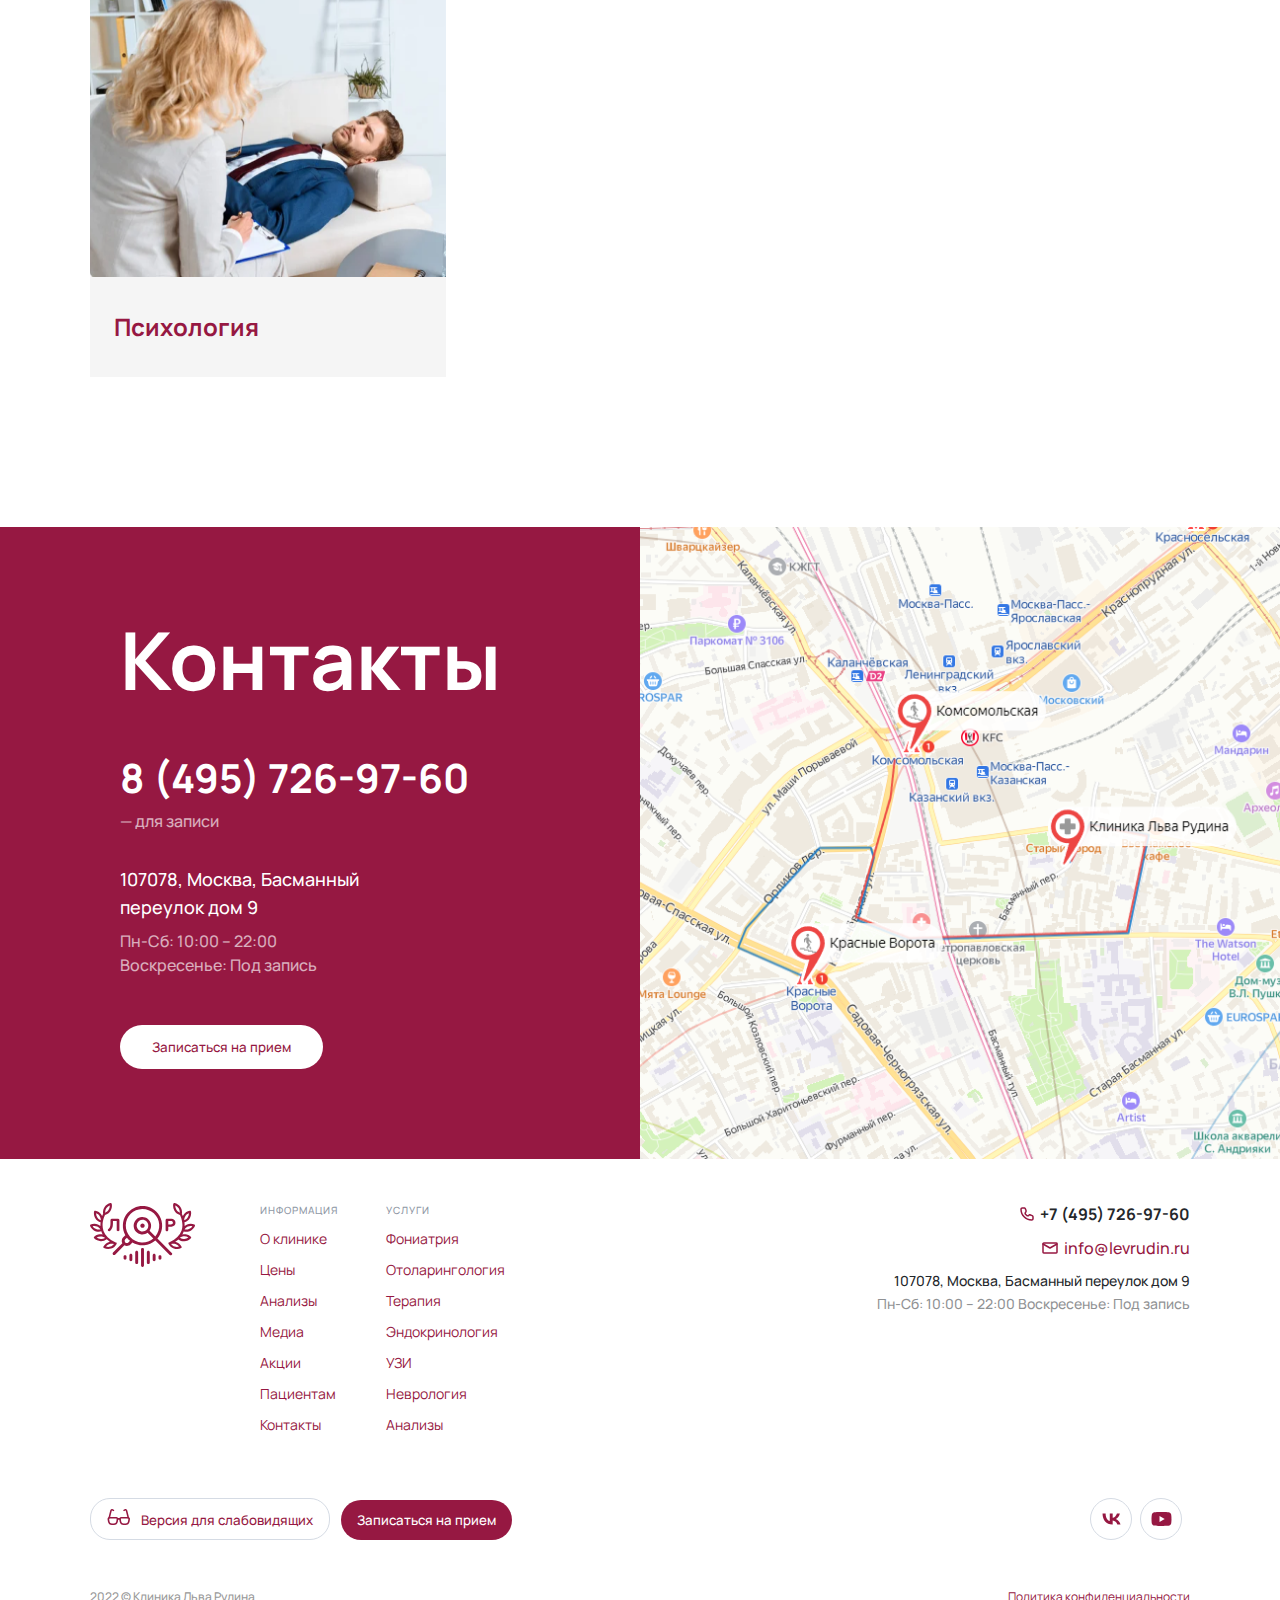
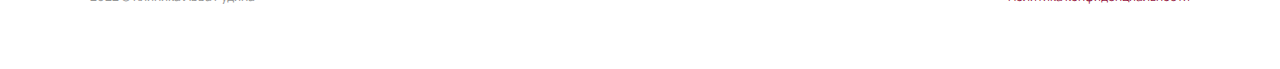
<file: pages/services.html>
<!doctype html>
<html lang="ru">
<head>
  <meta charset="UTF-8">
  <meta name="viewport"
        content="width=device-width, user-scalable=no, initial-scale=1.0, maximum-scale=1.0, minimum-scale=1.0">
  <meta http-equiv="X-UA-Compatible" content="ie=edge">
  <title>Клиника Льва Рудина</title>
  <link rel="preconnect" href="https://fonts.googleapis.com">
  <link rel="preconnect" href="https://fonts.gstatic.com" crossorigin>
  <link href="https://fonts.googleapis.com/css2?family=Manrope:wght@400;500;600;700&display=swap" rel="stylesheet">
  <link rel="stylesheet" href="../styles/services.css">
</head>
<body>
<div class="main">
  <header class="main-header">
    <div class="main-header-images">
      <a href="./hamburger.html" style="margin-top: 15px">
        <img src="../images/hamburger.svg" alt="hamburger" class="main-header-hamburger-mobile">
      </a>
      <a href="main.html">
        <img src="../images/logo_mobile.svg" alt="logo" class="main-header-logo-mobile">
      </a>
    </div>
    <a href="main.html">
      <img src="../images/logo.svg" alt="logo" class="main-logo">
    </a>
    <div class="main-input-wrapper">
      <input id="search" type="text" class="main-input" placeholder="Поиск по сайту">
      <label for="search" class="main-input-label">
        <img src="../images/search.svg" alt="search" class="main-input-image">
      </label>
    </div>
    <div class="main-header-links">
      <a href="#">
        <div class="main-contact">
          <div class="main-contact-image-wrapper">
            <img src="../images/vk.svg" alt="vk" class="main-contact-image">
          </div>
        </div>
      </a>
      <a href="#">
        <div class="main-contact">
          <div class="main-contact-image-wrapper">
            <img src="../images/youtube.svg" alt="vk" class="main-contact-image">
          </div>
        </div>
      </a>
    </div>
    <div class="main-button-wrapper">
      <button class="main-button">
        <img src="../images/glasses.svg" alt="glasses" class="main-button-glasses">
        <span class="main-button-text">Версия для слабовидящих</span>
      </button>
    </div>
    <div class="main-call">
      <div class="main-number">
        <img src="../images/phone.svg" alt="phone" class="main-number-image">
        <span class="main-number-text">+7 (495) 726-97-60</span>
      </div>
      <span class="main-button-text main-call-text">
          Заказать звонок
        </span>
    </div>
    <button class="main-button main-record-button">
      <span class="main-header-record-text">Записаться</span>
    </button>
    <div class="main-header-images">
      <img src="../images/phone_mobile.svg" alt="phone" class="main-header-phone-mobile">
      <img src="../images/search_mobile.svg" alt="search" class="main-header-search-mobile">
    </div>
  </header>
</div>
<div class="main-navbar">
  <div class="main">
    <div class="main-navbar-list">
      <a href="./main.html" class="main-navbar-item">
        <span>О клинике</span>
      </a>
      <a href="./services.html" class="main-navbar-item">
        <span>Услуги</span>
      </a>
      <a href="./prices.html" class="main-navbar-item">
        <span>Цены</span>
      </a>
      <a href="./article.html" class="main-navbar-item">
        <span>Статьи</span>
      </a>
      <a href="#" class="main-navbar-item">
        <span>Анализы</span>
      </a>
      <a href="#" class="main-navbar-item">
        <span>Медиа</span>
      </a>
      <a href="#" class="main-navbar-item">
        <span>Акции</span>
      </a>
      <a href="#" class="main-navbar-item">
        <span>Пациентам</span>
      </a>
      <a href="./doctors.html" class="main-navbar-item">
        <span>Контакты</span>
      </a>
    </div>
  </div>
</div>
<main class="main-image-wrapper">
  <img src="../images/services_background.png" alt="main" class="main-image">
  <h1 class="main-title">Услуги</h1>
</main>
<section class="main main-experts">
  <div class="main-experts-breadcrumbs">
    <span class="main-experts-prev-link">Главная</span>
    <span class="main-experts-separator"> > </span>
    <span class="main-experts-actual-link">Услуги</span>
  </div>
  <div class="main-experts-header">
    <h2 class="main-experts-title">Услуги</h2>
    <button class="main-experts-button">
      <span class="main-experts-button-text">Прайс-лист на услуги</span>
    </button>
  </div>
  <div class="main-experts-cards">
    <div class="main-experts-card">
      <div class="main-experts-image-wrapper">
        <img src="../images/service_one.png" alt="service" class="main-experts-image">
      </div>
      <h4 class="main-experts-card-title">Общеклинические услуги</h4>
    </div>
    <div class="main-experts-card">
      <div class="main-experts-image-wrapper">
        <img src="../images/service_two.png" alt="service" class="main-experts-image">
      </div>
      <h4 class="main-experts-card-title">Оториноларингология</h4>
    </div>
    <div class="main-experts-card">
      <div class="main-experts-image-wrapper">
        <img src="../images/service_three.png" alt="service" class="main-experts-image">
      </div>
      <h4 class="main-experts-card-title">Терапия</h4>
    </div>
    <div class="main-experts-card">
      <div class="main-experts-image-wrapper">
        <img src="../images/service_four.png" alt="service" class="main-experts-image">
      </div>
      <h4 class="main-experts-card-title">Эндокринология</h4>
    </div>
    <div class="main-experts-card">
      <div class="main-experts-image-wrapper">
        <img src="../images/service_five.png" alt="service" class="main-experts-image">
      </div>
      <h4 class="main-experts-card-title">Процедурный кабинет</h4>
    </div>
    <div class="main-experts-card">
      <div class="main-experts-image-wrapper">
        <img src="../images/service_six.png" alt="service" class="main-experts-image">
      </div>
      <h4 class="main-experts-card-title">Ультразвуковая диагностика</h4>
    </div>
    <div class="main-experts-card">
      <div class="main-experts-image-wrapper">
        <img src="../images/service_seven.png" alt="service" class="main-experts-image">
      </div>
      <h4 class="main-experts-card-title">Психология</h4>
    </div>
  </div>
</section>
<section class="main-contacts">
  <div class="main-contacts-content">
    <h2 class="main-contacts-title">Контакты</h2>
    <h4 class="main-contacts-number">8 (495) 726-97-60</h4>
    <span class="main-contacts-description">— для записи</span>
    <span class="main-contacts-address">107078, Москва, Басманный переулок дом 9</span>
    <span class="main-contacts-time">Пн-Сб: 10:00 – 22:00 Воскресенье: Под запись</span>
    <button class="main-contacts-button">
      <span class="main-contacts-button-text">Записаться на прием</span>
    </button>
  </div>
  <div class="main-contacts-google-map">
    <img src="../images/google_map.png" alt="google_map" class="main-contacts-google-map-image">
  </div>
</section>
<footer class="main main-footer">
  <div class="main-footer-content">
    <div class="main-footer-content-wrapper">
      <div class="main-footer-info-wrapper">
        <img src="../images/logo.svg" alt="logo" class="main-footer-info-logo">
        <div class="main-footer-info">
          <span class="main-footer-info-title">Информация</span>
          <a href="#" class="main-footer-info-link">О клинике</a>
          <a href="#" class="main-footer-info-link">Цены</a>
          <a href="#" class="main-footer-info-link">Анализы</a>
          <a href="#" class="main-footer-info-link">Медиа</a>
          <a href="#" class="main-footer-info-link">Акции</a>
          <a href="#" class="main-footer-info-link">Пациентам</a>
          <a href="#" class="main-footer-info-link">Контакты</a>
        </div>
        <div class="main-footer-info">
          <span class="main-footer-info-title">Услуги</span>
          <a href="#" class="main-footer-info-link">Фониатрия</a>
          <a href="#" class="main-footer-info-link">Отоларингология</a>
          <a href="#" class="main-footer-info-link">Терапия</a>
          <a href="#" class="main-footer-info-link">Эндокринология</a>
          <a href="#" class="main-footer-info-link">УЗИ</a>
          <a href="#" class="main-footer-info-link">Неврология</a>
          <a href="#" class="main-footer-info-link">Анализы</a>
        </div>
      </div>
      <div class="main-footer-contacts">
        <div class="main-footer-number">
          <img src="../images/phone.svg" alt="phone" class="main-footer-number-image">
          <span class="main-footer-number-text">+7 (495) 726-97-60</span>
        </div>
        <div class="main-footer-email">
          <img src="../images/email.svg" alt="phone" class="main-footer-email-image">
          <span class="main-footer-email-text">info@levrudin.ru</span>
        </div>
        <span class="main-footer-address">107078, Москва, Басманный переулок дом 9</span>
        <span class="main-footer-time">Пн-Сб: 10:00 – 22:00 Воскресенье: Под запись</span>
      </div>
    </div>
    <div class="main-footer-middle">
      <div class="main-footer-buttons">
        <button class="main-footer-primary-button">
          <span class="main-footer-span">
          <img src="../images/glasses.svg" alt="glasses" class="main-button-glasses">
          <span class="main-button-text">Версия для слабовидящих</span>
          </span>
        </button>
        <button class="main-footer-secondary-button">
          <span class="main-footer-secondary-button-text">
            Записаться на прием
          </span>
        </button>
      </div>
      <div class="main-footer-socials">
        <a href="#">
          <div class="main-contact">
            <div class="main-contact-image-wrapper">
              <img src="../images/vk.svg" alt="vk" class="main-contact-image">
            </div>
          </div>
        </a>
        <a href="#">
          <div class="main-contact">
            <div class="main-contact-image-wrapper">
              <img src="../images/youtube.svg" alt="vk" class="main-contact-image">
            </div>
          </div>
        </a>
      </div>
    </div>
    <div class="main-footer-bottom">
      <span class="main-footer-bottom-copyright">2022 © Клиника Льва Рудина</span>
      <a href="#" class="main-footer-bottom-link">Политика конфиденциальности</a>
    </div>
  </div>
  <div class="main-footer-mobile-content">
    <div class="main-footer-content-mobile-wrapper">
      <div class="main-footer-info-wrapper">
        <img src="../images/logo.svg" alt="logo" class="main-footer-info-logo">
        <div class="main-footer-socials">
          <a href="#">
            <div class="main-contact">
              <div class="main-contact-image-wrapper">
                <img src="../images/vk.svg" alt="vk" class="main-contact-image">
              </div>
            </div>
          </a>
          <a href="#">
            <div class="main-contact">
              <div class="main-contact-image-wrapper">
                <img src="../images/youtube.svg" alt="vk" class="main-contact-image">
              </div>
            </div>
          </a>
        </div>
      </div>
      <div class="main-footer-contacts">
        <div class="main-footer-number">
          <img src="../images/phone.svg" alt="phone" class="main-footer-number-image">
          <span class="main-footer-number-text">+7 (495) 726-97-60</span>
        </div>
        <div class="main-footer-email">
          <img src="../images/email.svg" alt="phone" class="main-footer-email-image">
          <span class="main-footer-email-text">info@levrudin.ru</span>
        </div>
        <span class="main-footer-address">Москва, Басманный переулок дом 9</span>
        <span class="main-footer-time">Пн-Сб: 10:00 - 22:00, Вс: под запись</span>
      </div>
      <div class="main-footer-links">
        <div class="main-footer-info">
          <span class="main-footer-info-title">Информация</span>
          <a href="#" class="main-footer-info-link">О клинике</a>
          <a href="#" class="main-footer-info-link">Цены</a>
          <a href="#" class="main-footer-info-link">Анализы</a>
          <a href="#" class="main-footer-info-link">Медиа</a>
          <a href="#" class="main-footer-info-link">Акции</a>
          <a href="#" class="main-footer-info-link">Пациентам</a>
          <a href="#" class="main-footer-info-link">Контакты</a>
        </div>
        <div class="main-footer-info">
          <span class="main-footer-info-title">Услуги</span>
          <a href="#" class="main-footer-info-link">Фониатрия</a>
          <a href="#" class="main-footer-info-link">Отоларингология</a>
          <a href="#" class="main-footer-info-link">Терапия</a>
          <a href="#" class="main-footer-info-link">Эндокринология</a>
          <a href="#" class="main-footer-info-link">УЗИ</a>
          <a href="#" class="main-footer-info-link">Неврология</a>
          <a href="#" class="main-footer-info-link">Анализы</a>
        </div>
      </div>
    </div>
    <div class="main-footer-middle">
      <div class="main-footer-button-wrapper">
        <button class="main-footer-primary-button">
            <span class="main-footer-span">
              <img src="../images/glasses.svg" alt="glasses" class="main-button-glasses">
            <span class="main-button-text">Версия для слабовидящих</span>
            </span>
        </button>
      </div>
      <div class="main-footer-button-wrapper">
        <button class="main-footer-secondary-button">
            <span class="main-footer-secondary-button-text">
              Записаться на прием
            </span>
        </button>
      </div>
    </div>
    <div class="main-footer-bottom">
      <a href="#" class="main-footer-bottom-link">Политика конфиденциальности</a>
      <span class="main-footer-bottom-copyright">2022 © Клиника Льва Рудина</span>
    </div>
  </div>
</footer>
</body>
</html>
</file>
<file: styles/main.css>
body {
  background: white;
  margin: 0;
  font-family: 'Manrope', sans-serif !important;
}

span {
  font-family: 'Manrope', sans-serif;
  font-weight: 500;
}

h1, h2, h3, h4 {
  margin: 0;
}

a {
  text-decoration: none;
}

.main {
  position: relative;
  max-width: 1100px;
  margin: 0 auto;
}

.main-header {
  display: flex;
  flex-direction: row;
  align-items: center;
  padding: 24px 0;
}

.main-logo {
  margin-right: 24px;
}

.main-input-wrapper {
  position: relative;
  margin-right: 24px;
}

.main-input {
  padding: 15px 45px 15px;
  border: 1px solid #D5DBE4;
  border-radius: 24px;
}

.main-input-label {
  position: absolute;
  top: 14px;
  left: 20px;
}

.main-contact {
  display: flex;
  width: 40px;
  height: 40px;
  border: 1px solid #D5DBE4;
  border-radius: 100%;
  margin-right: 8px;
}

.main-contact-image-wrapper {
  display: flex;
  align-items: center;
  justify-content: center;
  width: 100%;
}

.main-button-wrapper {
  margin-right: 24px;
}

.main-button {
  display: flex;
  flex-direction: row;
  align-items: center;
  padding: 10px 16px;
  border: 1px solid #D5DBE4;
  border-radius: 20px;
  background: transparent;
  cursor: pointer;
}

.main-button-glasses {
  margin-right: 8px;
}

.main-button-text {
  color: #961842;
  font-weight: 500;
}

.main-call {
  display: flex;
  flex-direction: column;
  margin-right: 24px;
}

.main-number {
  display: flex;
  flex-direction: row;
  align-items: center;
}

.main-number-image {
  margin-right: 6px;
}

.main-number-text {
  color: #24272B;
}

.main-call-text {
  cursor: pointer;
  display: flex;
  justify-content: flex-end;
}

.main-record-button {
  border: 1px solid #961842;
}

.main-header-record-text {
  color: #961842;
}

.main-navbar {
  width: 100%;
  background: #961842;
  padding: 17px 0;
}

.main-navbar-list {
  display: flex;
  flex-direction: row;
  justify-content: space-between;
}

.main-image-wrapper {
  position: relative;
}

.main-image {
  max-width: 100%;
  object-fit: cover;
}

.main-navbar-item {
  color: white;
}

.main-title {
  position: absolute;
  font-size: 74px;
  line-height: 86px;
  text-align: center;
  top: 45%;
  left: 50%;
  transform: translate(-50%, -55%);
  color: white;
  max-width: 500px;
}

.main-play-image {
  position: absolute;
  cursor: pointer;
  bottom: 10%;
  left: 50%;
  transform: translate(-50%, 0);
}

.main-about {
  position: relative;
  display: flex;
  flex-direction: column;
  padding: 100px 0 160px;
}

.main-about-info {
  max-width: 550px;
}

.main-about-title {
  color: #961842;
  font-size: 80px;
  margin-bottom: 64px;
}

.main-about-topic {
  font-size: 18px;
  font-weight: 700;
  line-height: 30px;
  color: #24272B;
  margin-bottom: 48px;
}

.main-about-description {
  display: block;
  line-height: 26px;
  color: #24272B;
  margin-bottom: 48px;
}

.main-about-text {
  color: #961842;
  margin-right: 16px;
}

.main-rudin-image {
  position: absolute;
  bottom: 0;
  right: 80px;
}

.main-flag-image {
  position: absolute;
  top: 100px;
  right: 0;
}

.main-centre {
  background: #F7F7F7;
  position: relative;
  padding: 100px 0 155px;
}

.main-centre-videos {
  position: absolute;
  right: 0;
  bottom: -100px;
}

.main-centre-video-wrapper {
  display: flex;
  position: relative;
  width: fit-content;
  cursor: pointer;
}

.main-about-link {
  cursor: pointer;
}

.main-centre-video-play {
  position: absolute;
  top: 50%;
  left: 50%;
  transform: translate(-50%, -50%);
}

.main-centre-description {
  line-height: 30px;
}

.main-centre-info {
  max-width: 480px;
}

.main-patients {
  background: #FFF0F5;
  padding: 120px 0;
}

.main-patients-container {
  display: flex;
  flex-direction: row;
}

.main-patients-small-star {
  width: 24px;
  height: 24px;
}

.main-patients-left-panel,
.main-patients-right-panel {
  width: 50%;
}

.main-patients-title {
  color: #24272B;
  line-height: 86px;
  margin: 16px 0 24px;
}

.main-patients-description {
  width: 90%;
  color: #961842;
}

.main-patients-header {
  display: flex;
  flex-direction: row;
  justify-content: space-between;
}

.main-patients-avatar-title {
  color: #961842;
  font-size: 30px;
  line-height: 36px;
  margin: 32px 0 8px
}

.main-patients-avatar-topic {
  display: block;
  color: #961842;
  opacity: 50%;
  font-weight: 400;
  line-height: 24px;
  margin-bottom: 16px;
}

.main-patients-avatar-description {
  line-height: 24px;
  margin: 0;
  font-weight: 400;
}

.main-patients-slider {
  display: flex;
  flex-direction: row;
  align-items: center;
  height: fit-content;
}

.main-patients-amount {
  display: flex;
  flex-direction: row;
  margin: 0 48px;
}

.main-patients-arrow {
  display: flex;
  height: fit-content;
  cursor: pointer;
}

.main-patients-avatar-number {
  color: #961842;
  line-height: 50px;
  font-size: 36px;
}

.main-patients-avatar-amount {
  display: flex;
  align-items: center;
  font-size: 20px;
  line-height: 27px;
  color: #961842;
  opacity: 50%;
  margin-top: 12px;
}

.main-patients-images {
  position: relative;
  display: flex;
  flex-direction: row;
  flex-wrap: wrap;
}

.main-patients-card {
  position: relative;
  width: 20%;
  z-index: 1;
}

.main-patients-image {
  max-width: 100%;
}

.main-patients-images-text {
  color: white;
  position: absolute;
  bottom: 24px;
  left: 28px;
}

.main-patients-more-wrapper {
  position: absolute;
  left: 50%;
  bottom: -80px;
  transform: translate(-50%, 0);
}

.main-patients-more {
  position: relative;
  width: fit-content;
}

.main-patients-more-content {
  position: absolute;
  cursor: pointer;
  max-width: 100px;
  width: 100%;
  display: flex;
  flex-direction: column;
  justify-content: center;
  bottom: 30px;
  left: 50%;
  transform: translate(-50%, 0);
}

.main-patients-more-text {
  font-size: 15px;
  line-height: 20px;
  color: white;
  margin-bottom: 8px;
}

.main-patients-more-cross-wrapper {
  display: flex;
  justify-content: center;
}

.main-patients-more-cross {
  height: fit-content;
  width: fit-content;
}

.main-prices {
  padding: 130px 0;
}

.main-prices-header {
  display: flex;
  flex-direction: row;
  justify-content: space-between;
  align-items: center;
  margin-bottom: 48px;
}

.main-prices-title {
  color: #24272B;
  line-height: 86px;
  margin: 0;
}

.main-prices-button {
  background: #961842;
  border: 0;
  border-radius: 24px;
  padding: 13px 32px;
  cursor: pointer;
}

.main-prices-button-text {
  color: white;
}

.main-prices-cards {
  display: flex;
  flex-direction: row;
  flex-wrap: wrap;
  gap: 32px;
}

.main-prices-card {
  position: relative;
  width: 42%;
  padding: 32px;
  box-shadow: 0 8px 24px rgba(0, 0, 0, 0.1);
}

.main-prices-card-topic {
  color: #24272B;
  font-weight: 700;
  margin-bottom: 4px;
}

.main-prices-card-title {
  font-size: 40px;
  line-height: 42px;
  color: #961842;
  margin-bottom: 48px;
}

.main-prices-card-description {
  display: block;
  font-weight: 400;
  width: 65%;
  margin-bottom: 32px;
}

.main-prices-card-price {
  font-size: 64px;
  font-weight: 600;
  color: #961842;
  margin-bottom: 24px;
}

.main-prices-card-image {
  position: absolute;
  max-width: 333px;
  bottom: 0;
  right: 0;
}

.main-clinic {
  position: relative;
}

.main-clinic-image {
  max-width: 100%;
}

.main-clinic-content {
  display: flex;
  flex-direction: row;
  align-items: center;
  justify-content: space-between;
  width: 100%;
  position: absolute;
  left: 50%;
  top: 50%;
  transform: translate(-50%, -50%);
}

.main-clinic-title {
  font-size: 80px;
  line-height: 86px;
  color: white;
}

.main-clinic-pagination {
  cursor: pointer;
  position: absolute;
  bottom: 32px;
  left: 50%;
  transform: translate(-50%, 0);
}

.main-clinic-arrow {
  cursor: pointer;
}

.main-awards {
  padding: 100px 0 150px;
}

.main-awards-title {
  font-size: 64px;
  line-height: 72px;
  color: #961842;
  margin-bottom: 60px;
  max-width: 70%;
}

.main-awards-cards {
  position: relative;
  display: flex;
  flex-direction: row;
  gap: 16px;
}

.main-awards-card {
  position: relative;
  cursor: pointer;
}

.main-awards-video-play {
  position: absolute;
  top: 50%;
  left: 50%;
  transform: translate(-50%, -50%);
}

.main-awards-left-arrow {
  position: absolute;
  top: 50%;
  left: -40px;
  transform: translate(0, -50%);
  cursor: pointer;
}

.main-awards-right-arrow {
  position: absolute;
  top: 50%;
  right: -40px;
  transform: translate(0, -50%);
  cursor: pointer;
}

.main-services {
  padding-bottom: 140px;
}

.main-services-title {
  font-size: 80px;
  line-height: 86px;
  color: #24272B;
  margin-bottom: 32px;
}

.main-services-cards {
  display: flex;
  flex-direction: row;
  flex-wrap: wrap;
  gap: 16px;
}

.main-services-card {
  display: flex;
  flex-direction: column;
  padding: 40px 32px;
  background: #F5F5F5;
  max-width: 292px;
}

.main-services-card-title {
  color: #961842;
  font-size: 36px;
  margin-bottom: 56px;
}

.main-services-card-description {
  display: flex;
  flex-grow: 1;
  line-height: 24px;
  font-weight: 400;
}

.main-services-button {
  width: fit-content;
  margin-top: 48px;
}

.main-register {
  display: flex;
  flex-direction: column;
  justify-content: center;
  background: #F7F7F7;
  padding: 96px 0 134px;
}

.main-register-topic {
  display: flex;
  justify-content: center;
  font-weight: 700;
  color: #8F98A5;
  margin-bottom: 16px;
  text-transform: uppercase;
  letter-spacing: 1px;
}

.main-register-title {
  text-align: center;
  font-size: 80px;
  line-height: 86px;
  color: #961842;
  margin-bottom: 32px;
}

.main-register-descriptions {
  margin-bottom: 64px;
}

.main-register-description {
  display: block;
  text-align: center;
  line-height: 24px;
  color: #8F98A5;
}

.main-register-cards {
  display: flex;
  flex-direction: row;
  gap: 24px;
}

.main-register-card {
  display: flex;
  flex-direction: column;
  padding: 32px;
  width: 20%;
  background: white;
}

.main-register-card-image {
  margin-bottom: 24px;
  width: fit-content;
}

.main-register-card-title {
  flex-grow: 1;
  margin-bottom: 46px;
}

.main-certificates {
  display: flex;
  justify-content: flex-end;
  padding: 150px 0 120px;
}

.main-certificates-container {
  width: 50%;
}

.main-certificates-title {
  font-size: 64px;
  line-height: 72px;
  color: #961842;
  margin-bottom: 48px;
}

.main-certificates-description {
  display: block;
  font-size: 14px;
  line-height: 24px;
  color: #24272B;
  margin-bottom: 32px;
}

.main-certificates-file {
  display: flex;
  flex-direction: row;
  align-items: center;
}

.main-certificates-text {
  display: block;
  font-size: 14px;
  margin-left: 12px;
  color: #961842;
}

.main-certificates-file:not(:last-child) {
  margin-bottom: 18px;
}

.main-certificates-secondary-description {
  display: block;
  color: #24272B;
  line-height: 24px;
  margin-top: 32px;
}

.main-certificates-divider {
  height: 1px;
  width: 100%;
  background: #ECECEC;
}

.main-certificates-cards {
  display: flex;
  flex-direction: row;
  justify-content: space-between;
  gap: 32px;
  margin-top: 48px;
  padding-bottom: 120px;
}

.main-certificates-card {
  display: flex;
  flex-direction: column;
}

.main-certificates-image-wrapper {
  display: flex;
  justify-content: center;
  width: 100%;
}

.main-certificates-card-image {
  width: fit-content;
  margin-bottom: 16px;
}

.main-certificates-topic {
  display: block;
  font-size: 15px;
  line-height: 21px;
  text-align: center;
}

.main-certificate {
  position: absolute;
  top: 260px;
  left: -230px;
}

.main-pen {
  position: absolute;
  left: 150px;
  top: 240px;
}

.main-buldog {
  position: absolute;
  left: 240px;
  top: 630px;
}

.main-partners {
  background: #F7F7F7;
  padding: 96px 0;
}

.main-partners-title {
  text-align: center;
  font-size: 64px;
  line-height: 86px;
  color: #24272B;
  margin-bottom: 100px;
}

.main-partners-companies {
  display: flex;
  flex-direction: row;
  flex-wrap: wrap;
  gap: 65px 0;
  margin-bottom: 96px;
}

.main-partners-description {
  display: block;
  text-align: center;
  color: #8F98A5;
  font-size: 14px;
}

.main-contacts {
  display: flex;
  flex-direction: row;
  background: #961842;
}

.main-contacts-content {
  display: flex;
  flex-direction: column;
  padding: 90px 0;
  width: 50%;
  margin: 0 auto;
  max-width: 400px;
  background: #961842;
}

.main-contacts-google-map {
  width: 50%;
  cursor: pointer;
}

.main-contacts-title {
  font-size: 80px;
  line-height: 86px;
  color: white;
  margin-bottom: 48px;
}

.main-contacts-number {
  font-size: 40px;
  line-height: 54px;
  color: white;
  margin-bottom: 4px;
}

.main-contacts-description {
  line-height: 24px;
  opacity: 65%;
  margin-bottom: 32px;
  color: white;
}

.main-contacts-address {
  color: white;
  font-size: 18px;
  line-height: 28px;
  max-width: 60%;
  margin-bottom: 8px;
}

.main-contacts-time {
  color: white;
  opacity: 65%;
  line-height: 24px;
  max-width: 60%;
  margin-bottom: 48px;
}

.main-contacts-button {
  background: white;
  border: 0;
  padding: 13px 32px;
  border-radius: 24px;
  width: fit-content;
}

.main-contacts-button-text {
  color: #961842;
}

.main-contacts-google-map-image {
  max-width: 100%;
  height: 100%;
  object-fit: cover;
}

.main-footer {
  padding: 44px 0 64px;
}

.main-footer-content-wrapper {
  display: flex;
  flex-direction: row;
  justify-content: space-between;
  margin-bottom: 64px;
}

.main-footer-info-wrapper {
  display: flex;
  flex-direction: row;
}

.main-footer-info {
  display: flex;
  flex-direction: column;
}

.main-footer-info-logo {
  margin-right: 64px;
  height: fit-content;
}

.main-footer-info-title {
  font-size: 10px;
  letter-spacing: 1px;
  margin-bottom: 12px;
  color: #8F98A5;
  text-transform: uppercase;
}

.main-footer-info-link {
  font-size: 14px;
  color: #961842;
}

.main-footer-info:not(:last-child) {
  margin-right: 48px;

}

.main-footer-info-link:not(:last-child) {
  margin-bottom: 12px;
}

.main-footer-contacts {
  display: flex;
  flex-direction: column;
}

.main-footer-number {
  display: flex;
  justify-content: flex-end;
  margin-bottom: 12px;
}

.main-footer-number-image {
  margin-right: 6px;
}

.main-footer-number-text {
  font-weight: 700;
  color: #24272B;
}

.main-footer-email {
  display: flex;
  justify-content: flex-end;
  margin-bottom: 12px;
}

.main-footer-email-image {
  margin-right: 6px;
}

.main-footer-email-text {
  color: #961842;
}

.main-footer-address {
  display: flex;
  justify-content: flex-end;
  font-size: 14px;
  color: #24272B;
  margin-bottom: 4px;
}

.main-footer-time {
  color: #24272B;
  opacity: 50%;
  font-size: 14px;
}

.main-footer-middle {
  display: flex;
  flex-direction: row;
  justify-content: space-between;
  margin-bottom: 48px;
}

.main-footer-primary-button {
  padding: 10px 16px;
  border: 1px solid #D5DBE4;
  border-radius: 20px;
  background: transparent;
  margin-right: 8px;
  cursor: pointer;
}

.main-footer-secondary-button {
  padding: 11px 16px;
  border: 0;
  border-radius: 20px;
  background: #961842;
  cursor: pointer;
}

.main-footer-secondary-button-text {
  color: white;
}

.main-footer-socials {
  display: flex;
  flex-direction: row;
}

.main-footer-bottom {
  display: flex;
  flex-direction: row;
  justify-content: space-between;
}

.main-footer-bottom-copyright {
  font-size: 12px;
  color: #989898;
}

.main-footer-bottom-link {
  font-size: 12px;
  color: #961842;
}

.main-header-links {
  display: flex;
  flex-direction: row;
}

.main-header-images {
  display: none;
}

.main-patients-avatar-wrapper {
  display: none;
}

.main-patients-card-mobile {
  display: none;
}

.main-patients-cards {
  display: flex;
  flex-direction: row;
  flex-wrap: wrap;
  width: 100%;
}

.main-clinic-mobile-arrow {
  display: none;
}

.main-awards-mobile-cards {
  display: none;
}

.main-services-mobile-cards {
  display: none;
}

.main-certificate-image {
  display: none;
}

.main-footer-mobile-content {
  display: none;
}

.main-centre-mobile-videos {
  display: none;
}

@media (max-width: 1100px) {
  .main-header {
    background: #961842;
    padding: 14px 24px;
    justify-content: space-between;
  }

  .main-logo {
    display: none;
  }

  .main-header-links {
    display: none;
  }

  .main-input-wrapper {
    display: none;
  }

  .main-button-wrapper {
    display: none;
  }

  .main-call {
    display: none;
  }

  .main-header-logo-mobile {
    display: flex;

  }

  .main-header-hamburger-mobile {
    display: flex;
    margin-right: 24px;
  }

  .main-record-button {
    display: none;
  }

  .main-header-phone-mobile {
    display: flex;
    margin-right: 24px;
  }

  .main-header-search-mobile {
    display: flex;
  }

  .main-header-images {
    display: flex;
    flex-direction: row;
  }

  .main-title {
    display: block;
    width: 100%;
    font-size: 40px;
    line-height: 54px;
  }

  .main-image {
    height: 400px;
    object-fit: cover;
  }

  .main-navbar {
    display: none;
  }

  .main-rudin-image {
    position: relative;
    width: 320px;
    height: 318px;
    margin: 0 0 38px 120px;
  }

  .main-flag-image {
    position: absolute;
    top: -21px;
    left: 20px;
    width: 100px;
    height: 235px;
  }

  .main-about-title {
    font-size: 36px;
    margin-bottom: 32px;
    text-align: center;
  }

  .main-about-topic {
    font-size: 16px;
    margin-bottom: 24px;
    text-align: center;
  }

  .main-about-description {
    font-size: 14px;
    text-align: center;
    margin-bottom: 24px;
  }

  .main-about-text {
    font-size: 14px;
  }

  .main-about-link {
    display: flex;
    flex-direction: row;
    justify-content: center;
  }

  .main-about {
    padding: 64px 24px 54px;
  }

  .main-about-info {
    max-width: 100%;
  }

  .main-about-photo {
    display: flex;
    justify-content: center;
  }

  .main-centre {
    padding: 48px 24px 0;
  }

  .main-centre-videos {
    display: flex;
    justify-content: center;
    position: relative;
    bottom: 0;
  }

  .main-patients-container {
    display: flex;
    flex-direction: column;
  }

  .main-patients-left-panel, .main-patients-right-panel {
    width: 100%;
  }

  .main-patients {
    padding: 45px 24px 70px;
  }

  .main-patients-stars {
    display: flex;
    flex-direction: row;
    justify-content: center;
  }

  .main-patients-small-star {
    width: 16px;
    margin-top: 10px;
  }

  .main-patients-big-star {
    width: 24px;
    margin: 0 8px 0;
  }

  .main-patients-title {
    font-size: 40px;
    line-height: 54px;
    margin: 8px 0 24px;
  }

  .main-patients-description {
    width: 100%;
    margin-bottom: 64px;
  }

  .main-patients-mobile-avatar {
    width: 100px;
  }

  .main-patients-avatar {
    display: none;
  }

  .main-patients-slider {
    display: none;
  }

  .main-patients-avatar-wrapper {
    display: flex;
    flex-direction: row;
    justify-content: space-between;
    align-items: center;
    width: 100%;
  }

  .main-patients-arrow {
    width: 8px;
  }

  .main-patients-mobile-avatar-description {
    margin: 0;
  }

  .main-patients-avatar-topic {
    font-size: 14px;
    text-align: center;
  }

  .main-patients-avatar-description {
    font-size: 16px;
    margin: 0;
  }

  .main-patients-more-wrapper {
    display: none;
  }

  .main-patients-cards {
    display: none;
  }

  .main-patients-card-mobile {
    display: flex;
    justify-content: center;
    width: 100%;
  }

  .main-patients-card {
    width: auto;
  }

  .main-patients-image {
    height: 100%;
  }

  .main-patients-left-arrow {
    position: absolute;
    top: 50%;
    left: 24px;
    transform: translate(-50%, 0);
  }

  .main-patients-right-arrow {
    position: absolute;
    top: 50%;
    right: 24px;
    transform: translate(-50%, 0);
  }

  .main-prices-button {
    display: none;
  }

  .main-prices-header {
    justify-content: center;
    margin-bottom: 32px;
  }

  .main-prices-title {
    font-size: 40px;
    line-height: 54px;
    margin: 0;
  }

  .main-prices {
    padding: 48px 24px 54px;
  }

  .main-prices-cards {
    gap: 24px
  }

  .main-prices-card {
    width: 100%;
  }

  .main-prices-card-topic {
    display: block;
    text-align: center;
    margin-bottom: 4px;
  }

  .main-prices-card-title {
    text-align: center;
    font-size: 36px;
    line-height: 40px;
    margin-bottom: 24px
  }

  .main-prices-card {
    padding: 24px;
  }

  .main-prices-card-image-wrapper {
    display: flex;
    justify-content: center;
  }

  .main-prices-card-image {
    position: relative;
    max-width: 272px;
    width: 100%;
    margin-bottom: 24px;
  }

  .main-prices-card-description {
    text-align: center;
    width: 100%;
    font-size: 14px;
    line-height: 22px;
    margin-bottom: 24px;
  }

  .main-prices-card-price {
    display: block;
    text-align: center;
    font-size: 40px;
    line-height: 54px;
    margin-bottom: 24px;
  }

  .main-patients-button {
    display: block;
    width: fit-content;
  }

  .main-patients-button-wrapper {
    display: flex;
    justify-content: center;
  }

  .main-clinic-image {
    min-height: 280px;
    object-fit: cover;
  }

  .main-clinic-title {
    display: block;
    text-align: center;
    margin: 0 12px;
    font-size: 40px;
    line-height: 50px;
  }

  .main-clinic-arrow {
    display: none;
  }

  .main-clinic-mobile-arrow {
    display: block;
  }

  .main-clinic-content {
    padding: 0 24px;
  }

  .main-clinic-mobile-left-arrow {
    padding-left: 24px;
  }

  .main-clinic-mobile-right-arrow {
    padding-right: 24px;
  }

  .main-awards {
    padding: 48px 24px 0;
  }

  .main-awards-title {
    max-width: 100%;
    text-align: center;
    font-size: 35px;
    line-height: 50px;
    margin-bottom: 24px;
  }

  .main-awards-cards {
    display: none;
  }

  .main-awards-mobile-cards {
    display: flex;
    justify-content: center;
  }

  .main-awards-video {
    max-width: 100%;
    height: 100%;
    object-fit: cover;
  }

  .main-awards-mobile-left-arrow {
    position: absolute;
    top: 50%;
    left: 24px;
    transform: translate(0, -50%);
  }

  .main-awards-mobile-right-arrow {
    position: absolute;
    top: 50%;
    right: 24px;
    transform: translate(0, -50%);
  }

  .main-services {
    padding: 60px 24px 64px;
  }

  .main-services-title {
    font-size: 40px;
    line-height: 54px;
  }

  .main-services-cards {
    display: none;
  }

  .main-services-mobile-cards {
    display: flex;
    flex-direction: column;
    gap: 16px;
  }

  .main-services-card {
    width: auto;
  }

  .main-services-card-topic {
    text-align: left;
  }

  .main-services-card-description {
    font-size: 14px;
    line-height: 22px;
    margin-bottom: 32px;
  }

  .main-services-card {
    padding: 32px 24px;
  }

  .main-services-button {
    width: 100%;
    padding: 10px 0;
    border: 1px solid #961842;
    border-radius: 24px;
    background: transparent;
    margin-top: 20px;
  }

  .main-services-button-text {
    color: #961842;
  }

  .main-services-card-title {
    font-size: 30px;
    line-height: 40px;
    margin-bottom: 46px;
  }

  .main-register {
    padding: 64px 24px 60px;
  }

  .main-register-cards {
    flex-wrap: wrap;
  }

  .main-register-card {
    width: 100%;
  }

  .main-register-topic {
    font-size: 12px;
    line-height: 16px;
  }

  .main-register-title {
    font-size: 40px;
    line-height: 50px;
    margin-bottom: 24px;
  }

  .main-register-description {
    font-size: 14px;
    line-height: 22px;
  }

  .main-register-descriptions {
    margin-bottom: 48px;
  }

  .main-certificate {
    display: none;
  }

  .main-certificates-title {
    font-size: 34px;
    line-height: 50px;
  }

  .main-certificates-container {
    width: 100%;
  }

  .main-pen {
    display: none;
  }

  .main-buldog {
    display: none;
  }

  .main-certificate-image-wrapper {
    display: flex;
    width: 100%;
    justify-content: center;
  }

  .main-certificate-image {
    display: block;
    padding-top: 64px;
  }

  .main-certificates {
    padding: 26px 24px 48px;
  }

  .main-certificates-cards {
    flex-direction: row;
    justify-content: center;
    flex-wrap: wrap;
    gap: 40px 32px;
    padding-bottom: 72px;
  }

  .main-certificates-card {
    width: 30%;
  }

  .main-certificates-divider {
    width: auto;
    margin: 0 24px;
  }

  .main-certificates-topic {
    word-break: break-word;
  }

  .main-partners {
    padding: 64px 24px;
  }

  .main-partners-title {
    font-size: 40px;
    line-height: 50px;
    margin-bottom: 48px;
  }


  .main-partners-companies {
    gap: 48px 0;
  }

  .main-partners-company {
    display: flex;
    width: 50%;
    justify-content: center;
  }

  .main-partners-image {
    max-width: 100%;
  }

  .main-contacts {
    flex-direction: column;
    background: white;
  }

  .main-contacts-title {
    font-size: 40px;
    line-height: 54px;
  }

  .main-contacts-number {
    font-size: 24px;
    line-height: 32px;
  }

  .main-contacts-content {
    width: auto;
    max-width: 100%;
    margin: 0;
    padding: 48px 24px;
    background: #961842;
  }

  .main-contacts-address {
    font-size: 16px;
    line-height: 24px;
  }

  .main-contacts-time {
    font-size: 14px;
    line-height: 22px;
  }

  .main-contacts-google-map {
    width: 100%;
    min-height: 480px;
    object-fit: cover;
  }

  .main-contacts-google-map-image {
    min-height: 480px;
    width: 100%;
  }

  .main-footer {
    padding: 32px 24px 45px;
  }

  .main-footer-mobile-content {
    display: block;
  }

  .main-footer-content {
    display: none;
  }

  .main-footer-content-mobile-wrapper {
    display: flex;
    flex-direction: column;
  }

  .main-footer-bottom {
    flex-direction: column;
    justify-content: center;
  }

  .main-footer-bottom-link {
    display: flex;
    justify-content: center;
    margin-bottom: 16px;
  }

  .main-footer-bottom-copyright {
    display: flex;
    justify-content: center;
  }

  .main-footer-middle {
    flex-direction: column;
    justify-content: center;
    margin-bottom: 32px;
  }

  .main-footer-primary-button {
    width: 100%;
    margin-bottom: 16px;
  }

  .main-footer-secondary-button {
    width: 100%;
  }

  .main-footer-button-wrapper {
    display: flex;
    justify-content: center;
  }

  .main-footer-info-wrapper {
    justify-content: center;
    align-items: center;
  }

  .main-footer-info-logo {
    max-width: 100%;
  }

  .main-footer-number {
    justify-content: flex-start;
    margin: 32px 0 12px;
  }

  .main-footer-email {
    justify-content: flex-start;
  }

  .main-footer-address {
    justify-content: flex-start;
  }

  .main-footer-time {
    margin-bottom: 48px;
  }

  .main-footer-links {
    display: flex;
    flex-direction: row;
    margin-bottom: 32px;
  }

  .main-centre-video {
    max-width: 100%;
  }

  .main-centre-videos {
    display: none;
  }

  .main-centre-mobile-videos {
    display: flex;
    padding-top: 24px;
    background: #F7F7F7;
  }

  .main-centre-description {
    margin: 0;
  }

  .main-patients-avatar-title {
    text-align: center;
  }
}
</file>
<file: styles/article.css>
body {
  background: white;
  margin: 0;
  font-family: 'Manrope', sans-serif !important;
}

span {
  font-family: 'Manrope', sans-serif;
  font-weight: 500;
}

h1, h2, h3, h4 {
  margin: 0;
}

a {
  text-decoration: none;
}

.main {
  position: relative;
  max-width: 1100px;
  margin: 0 auto;
}

.main-header {
  display: flex;
  flex-direction: row;
  align-items: center;
  padding: 24px 0;
}

.main-logo {
  margin-right: 24px;
}

.main-input-wrapper {
  position: relative;
  margin-right: 24px;
}

.main-input {
  padding: 15px 45px 15px;
  border: 1px solid #D5DBE4;
  border-radius: 24px;
}

.main-input-label {
  position: absolute;
  top: 14px;
  left: 20px;
}

.main-contact {
  display: flex;
  width: 40px;
  height: 40px;
  border: 1px solid #D5DBE4;
  border-radius: 100%;
  margin-right: 8px;
}

.main-contact-image-wrapper {
  display: flex;
  align-items: center;
  justify-content: center;
  width: 100%;
}

.main-button-wrapper {
  margin-right: 24px;
}

.main-button {
  display: flex;
  flex-direction: row;
  align-items: center;
  padding: 10px 16px;
  border: 1px solid #D5DBE4;
  border-radius: 20px;
  background: transparent;
  cursor: pointer;
}

.main-button-glasses {
  margin-right: 8px;
}

.main-button-text {
  color: #961842;
  font-weight: 500;
}

.main-call {
  display: flex;
  flex-direction: column;
  margin-right: 24px;
}

.main-number {
  display: flex;
  flex-direction: row;
  align-items: center;
}

.main-number-image {
  margin-right: 6px;
}

.main-number-text {
  color: #24272B;
}

.main-call-text {
  cursor: pointer;
  display: flex;
  justify-content: flex-end;
}

.main-record-button {
  border: 1px solid #961842;
}

.main-header-record-text {
  color: #961842;
}

.main-navbar {
  background: #961842;
  padding: 17px 0;
}

.main-navbar-list {
  display: flex;
  flex-direction: row;
  justify-content: space-between;
}

.main-image-wrapper {
  position: relative;
}

.main-image {
  max-width: 100%;
  object-fit: cover;
}

.main-navbar-item {
  color: white;
}

.main-title {
  position: absolute;
  font-size: 74px;
  line-height: 86px;
  text-align: center;
  top: 45%;
  left: 50%;
  transform: translate(-50%, -55%);
  color: white;
  max-width: 500px;
}

.main-play-image {
  position: absolute;
  cursor: pointer;
  bottom: 10%;
  left: 50%;
  transform: translate(-50%, 0);
}

.main-contacts {
  display: flex;
  flex-direction: row;
  background: #961842;
}

.main-contacts-content {
  display: flex;
  flex-direction: column;
  padding: 90px 0;
  width: 50%;
  margin: 0 auto;
  max-width: 400px;
  background: #961842;
}

.main-contacts-google-map {
  width: 50%;
  cursor: pointer;
}

.main-contacts-title {
  font-size: 80px;
  line-height: 86px;
  color: white;
  margin-bottom: 48px;
}

.main-contacts-number {
  font-size: 40px;
  line-height: 54px;
  color: white;
  margin-bottom: 4px;
}

.main-contacts-description {
  line-height: 24px;
  opacity: 65%;
  margin-bottom: 32px;
  color: white;
}

.main-contacts-address {
  color: white;
  font-size: 18px;
  line-height: 28px;
  max-width: 60%;
  margin-bottom: 8px;
}

.main-contacts-time {
  color: white;
  opacity: 65%;
  line-height: 24px;
  max-width: 60%;
  margin-bottom: 48px;
}

.main-contacts-button {
  background: white;
  border: 0;
  padding: 13px 32px;
  border-radius: 24px;
  width: fit-content;
}

.main-contacts-button-text {
  color: #961842;
}

.main-contacts-google-map-image {
  max-width: 100%;
  height: 100%;
  object-fit: cover;
}

.main-footer {
  padding: 44px 0 64px;
}

.main-footer-content-wrapper {
  display: flex;
  flex-direction: row;
  justify-content: space-between;
  margin-bottom: 64px;
}

.main-footer-info-wrapper {
  display: flex;
  flex-direction: row;
}

.main-footer-info {
  display: flex;
  flex-direction: column;
}

.main-footer-info-logo {
  margin-right: 64px;
  height: fit-content;
}

.main-footer-info-title {
  font-size: 10px;
  letter-spacing: 1px;
  margin-bottom: 12px;
  color: #8F98A5;
  text-transform: uppercase;
}

.main-footer-info-link {
  font-size: 14px;
  color: #961842;
}

.main-footer-info:not(:last-child) {
  margin-right: 48px;

}

.main-footer-info-link:not(:last-child) {
  margin-bottom: 12px;
}

.main-footer-contacts {
  display: flex;
  flex-direction: column;
}

.main-footer-number {
  display: flex;
  justify-content: flex-end;
  margin-bottom: 12px;
}

.main-footer-number-image {
  margin-right: 6px;
}

.main-footer-number-text {
  font-weight: 700;
  color: #24272B;
}

.main-footer-email {
  display: flex;
  justify-content: flex-end;
  margin-bottom: 12px;
}

.main-footer-email-image {
  margin-right: 6px;
}

.main-footer-email-text {
  color: #961842;
}

.main-footer-address {
  display: flex;
  justify-content: flex-end;
  font-size: 14px;
  color: #24272B;
  margin-bottom: 4px;
}

.main-footer-time {
  color: #24272B;
  opacity: 50%;
  font-size: 14px;
}

.main-footer-middle {
  display: flex;
  flex-direction: row;
  justify-content: space-between;
  margin-bottom: 48px;
}

.main-footer-primary-button {
  padding: 10px 16px;
  border: 1px solid #D5DBE4;
  border-radius: 20px;
  background: transparent;
  margin-right: 8px;
  cursor: pointer;
}

.main-footer-secondary-button {
  padding: 11px 16px;
  border: 0;
  border-radius: 20px;
  background: #961842;
  cursor: pointer;
}

.main-footer-secondary-button-text {
  color: white;
}

.main-footer-socials {
  display: flex;
  flex-direction: row;
}

.main-footer-bottom {
  display: flex;
  flex-direction: row;
  justify-content: space-between;
}

.main-footer-bottom-copyright {
  font-size: 12px;
  color: #989898;
}

.main-footer-bottom-link {
  font-size: 12px;
  color: #961842;
}

.main-header-links {
  display: flex;
  flex-direction: row;
}

.main-header-images {
  display: none;
}

.main-footer-mobile-content {
  display: none;
}

.main-experts {
  padding: 64px 0 100px;
}

.main-experts-breadcrumbs {
  display: flex;
  flex-direction: row;
  justify-content: center;
  margin-bottom: 24px;
}

.main-experts-separator {
  font-size: 14px;
  color: #8F98A5;
  margin: 0 12px;
}

.main-experts-prev-link {
  color: #8F98A5;
  font-size: 14px;
}

.main-experts-actual-link {
  color: #8F98A5;
  font-size: 14px;
}

.main-experts-title {
  font-size: 64px;
  line-height: 72px;
  text-align: center;
  color: #961842;
  margin-bottom: 32px;
}

.main-experts-button {
  width: fit-content;
  height: fit-content;
  padding: 13px 32px;
  background: #961842;
  border: 0;
  border-radius: 24px;
}

.main-experts-button-text {
  color: white;
}

.main-experts-date {
  display: block;
  color: #8F98A5;
  text-align: center;
  margin-bottom: 48px;
}

  .main-experts-article {
    max-width: 800px;
    margin: 0 auto;
  }

  .main-experts-article-image {
    max-width: 100%;
    margin-bottom: 64px;
  }

  .main-experts-article-description {
    display: inline-block;
    font-size: 20px;
    font-weight: 400;
    line-height: 36px;
    margin-bottom: 48px;
  }

  .main-experts-block {
    display: flex;
    flex-direction: column;
    margin-bottom: 64px;
  }

  .main-experts-block-title {
    color: #961842;
    font-size: 36px;
    line-height: 50px;
    margin-bottom: 24px;
  }

  .main-experts-block-description {
    display: inline-block;
    line-height: 28px;
  }

  .main-experts-block-description:not(:last-child) {
    margin-bottom: 22px;
  }

  .main-experts-block-link {
    color: #961842;
  }

  .main-experts-secondary-block {
    display: flex;
    flex-direction: row;
    background: #F5F5F5;
    padding: 32px;
  }

  .main-experts-block-comma-wrapper {
    display: flex;
    justify-content: flex-start;
    margin-right: 32px;
  }

  .main-experts-block-comma {
    height: fit-content;
  }

  .main-experts-block-info {
    display: flex;
    flex-direction: column;
  }

  .main-experts-block-info-title {
    font-size: 20px;
    line-height: 28px;
    color: #961842;
  }

  .main-experts-block-info-description {
    line-height: 28px;
    color: #24272B;
  }

  .main-experts-button-wrapper {
    margin-top: 24px;
  }

  .main-experts-bottom {
    display: flex;
    flex-direction: row;
    align-items: center;
    justify-content: space-between;
  }

  .main-experts-bottom-start {
    display: flex;
    flex-direction: row;
    align-items: center;
  }

  .main-experts-bottom-text {
    color: #8F98A5;
    font-size: 15px;
    line-height: 20px;
    margin-right: 16px;
  }

  .main-experts-social {
    margin-right: 8px;
  }

  .main-experts-count {
    display: flex;
    flex-direction: row;
    align-items: center;
  }

  .main-experts-count-text {
    font-size: 15px;
    line-height: 20px;
    color: #8F98A5;
    margin-left: 4px;
  }

  .main-experts-eye {
    margin-bottom: 2px;
  }

.main-divider {
  max-width: 1100px;
  margin: 0 auto;
  height: 1px;
  width: 100%;
  background: #D5DBE4;
}

.main-divider-secondary {
  height: 1px;
  width: 100%;
  background: #D5DBE4;
}

.main-news {
  padding: 48px 0 150px;
}

.main-news-title {
  font-size: 48px;
  line-height: 64px;
  color: #24272B;
  margin-bottom: 48px;
}

.main-news-cards {
  display: flex;
  flex-direction: row;
  flex-wrap: wrap;
  gap: 16px;
}

.main-news-card {
  display: flex;
  flex-direction: column;
  background: #F5F5F5;
  padding: 40px 32px;
  max-width: 292px;
  min-height: 480px;
}

.main-news-body {
  display: flex;
  flex-direction: column;
  flex-grow: 1;
}

.main-news-topic {
  display: block;
  font-weight: 400;
  text-transform: uppercase;
  color: #8F98A5;
  margin-bottom: 8px;
}

.main-news-description {
  display: flex;
  color: #961842;
  font-size: 18px;
  line-height: 26px;
}

.main-news-date {
  display: flex;
  flex-direction: row;
  align-items: center;
  margin-top: 24px;
}

.main-news-date-day {
  font-size: 48px;
  margin-right: 16px;
}

.main-news-date-info {
  display: flex;
  flex-direction: column;
}

.main-news-date-year,
.main-news-date-month {
  color: #8F98A5;
}

@media (max-width: 1100px) {
  .main-header {
    background: #961842;
    padding: 14px 24px;
    justify-content: space-between;
  }

  .main-logo {
    display: none;
  }

  .main-header-links {
    display: none;
  }

  .main-input-wrapper {
    display: none;
  }

  .main-button-wrapper {
    display: none;
  }

  .main-call {
    display: none;
  }

  .main-header-logo-mobile {
    display: flex;

  }

  .main-header-hamburger-mobile {
    display: flex;
    margin-right: 24px;
  }

  .main-record-button {
    display: none;
  }

  .main-header-phone-mobile {
    display: flex;
    margin-right: 24px;
  }

  .main-header-search-mobile {
    display: flex;
  }

  .main-header-images {
    display: flex;
    flex-direction: row;
  }

  .main-title {
    display: block;
    width: 100%;
    font-size: 40px;
    line-height: 54px;
  }

  .main-image {
    height: 400px;
    object-fit: cover;
  }

  .main-navbar {
    display: none;
  }


  .main-contacts {
    flex-direction: column;
    background: white;
  }

  .main-contacts-title {
    font-size: 40px;
    line-height: 54px;
  }

  .main-contacts-number {
    font-size: 24px;
    line-height: 32px;
  }

  .main-contacts-content {
    width: auto;
    max-width: 100%;
    margin: 0;
    padding: 48px 24px;
    background: #961842;
  }

  .main-contacts-address {
    font-size: 16px;
    line-height: 24px;
  }

  .main-contacts-time {
    font-size: 14px;
    line-height: 22px;
  }

  .main-contacts-google-map {
    width: 100%;
    min-height: 480px;
    object-fit: cover;
  }

  .main-contacts-google-map-image {
    min-height: 480px;
    width: 100%;
  }

  .main-footer {
    padding: 32px 24px 45px;
  }

  .main-footer-mobile-content {
    display: block;
  }

  .main-footer-content {
    display: none;
  }

  .main-footer-content-mobile-wrapper {
    display: flex;
    flex-direction: column;
  }

  .main-footer-bottom {
    flex-direction: column;
    justify-content: center;
  }

  .main-footer-bottom-link {
    display: flex;
    justify-content: center;
    margin-bottom: 16px;
  }

  .main-footer-bottom-copyright {
    display: flex;
    justify-content: center;
  }

  .main-footer-middle {
    flex-direction: column;
    justify-content: center;
    margin-bottom: 32px;
  }

  .main-footer-primary-button {
    width: 100%;
    margin-bottom: 16px;
  }

  .main-footer-secondary-button {
    width: 100%;
  }

  .main-footer-button-wrapper {
    display: flex;
    justify-content: center;
  }

  .main-footer-info-wrapper {
    justify-content: center;
    align-items: center;
  }

  .main-footer-info-logo {
    max-width: 100%;
  }

  .main-footer-number {
    justify-content: flex-start;
    margin: 32px 0 12px;
  }

  .main-footer-email {
    justify-content: flex-start;
  }

  .main-footer-address {
    justify-content: flex-start;
  }

  .main-footer-time {
    margin-bottom: 48px;
  }

  .main-footer-links {
    display: flex;
    flex-direction: row;
    margin-bottom: 32px;
  }

  .main-experts {
    padding: 60px 24px 60px;
  }

  .main-experts-title {
    text-align: center;
    word-break: break-word;
    font-size: 28px;
    line-height: 28px;
    width: 100%;
    margin: 12px 0 34px;
  }

  .main-experts-rudin {
    position: relative;
    max-width: 100%;
  }

  .main-experts-actual-link,
  .main-experts-prev-link {
    font-size: 12px;
  }

  .main-experts-separator {
    font-size: 12px;
    margin: 0 4px;
  }

  .main-experts-date {
    margin-bottom: 24px;
  }

  .main-experts-article-image {
    margin-bottom: 32px;
  }

  .main-experts-article-description {
    margin-bottom: 24px;
    text-align: center;
  }

  .main-experts-block-title {
    line-height: 30px;
    text-align: center;
  }

  .main-experts-block {
    margin-bottom: 32px;
  }

  .main-experts-secondary-block {
    flex-direction: column;
  }

  .main-experts-block-comma-wrapper {
    margin: 0 0 12px;
    justify-content: center;
  }

  .main-experts-button-wrapper {
    margin: 0;
    display: flex;
    justify-content: center;
  }

  .main-experts-bottom {
    flex-direction: column;
  }

  .main-experts-count {
    margin-top: 12px;
  }

  .main-experts-bottom-start {
    flex-direction: column;
  }

  .main-experts-bottom-text {
    margin-bottom: 12px;
  }

  .main-news {
    padding: 48px 24px 150px;
  }

  .main-news-cards {
    justify-content: center;
  }

  .main-experts-block-description {
    text-align: center;
  }

  .main-experts-block-description:not(:last-child) {
    margin-bottom: 11px;
  }

  .main-experts-block-info-title {
    text-align: center;
  }

  .main-experts-block-info-description {
    text-align: center;
  }

  .main-news-topic {
    text-align: center;
  }

  .main-news-description {
    text-align: center;
  }

  .main-news-date {
    justify-content: center;
  }

  .main-news-title {
    text-align: center;
  }
}
</file>
<file: styles/doctor.css>
body {
  background: white;
  margin: 0;
  font-family: 'Manrope', sans-serif !important;
}

span {
  font-family: 'Manrope', sans-serif;
  font-weight: 500;
}

h1, h2, h3, h4 {
  margin: 0;
}

a {
  text-decoration: none;
}

.main {
  position: relative;
  max-width: 1100px;
  margin: 0 auto;
}

.main-header {
  display: flex;
  flex-direction: row;
  align-items: center;
  padding: 24px 0;
}

.main-logo {
  margin-right: 24px;
}

.main-input-wrapper {
  position: relative;
  margin-right: 24px;
}

.main-input {
  padding: 15px 45px 15px;
  border: 1px solid #D5DBE4;
  border-radius: 24px;
}

.main-input-label {
  position: absolute;
  top: 14px;
  left: 20px;
}

.main-contact {
  display: flex;
  width: 40px;
  height: 40px;
  border: 1px solid #D5DBE4;
  border-radius: 100%;
  margin-right: 8px;
}

.main-contact-image-wrapper {
  display: flex;
  align-items: center;
  justify-content: center;
  width: 100%;
}

.main-button-wrapper {
  margin-right: 24px;
}

.main-button {
  display: flex;
  flex-direction: row;
  align-items: center;
  padding: 10px 16px;
  border: 1px solid #D5DBE4;
  border-radius: 20px;
  background: transparent;
  cursor: pointer;
}

.main-button-glasses {
  margin-right: 8px;
}

.main-button-text {
  color: #961842;
  font-weight: 500;
}

.main-call {
  display: flex;
  flex-direction: column;
  margin-right: 24px;
}

.main-number {
  display: flex;
  flex-direction: row;
  align-items: center;
}

.main-number-image {
  margin-right: 6px;
}

.main-number-text {
  color: #24272B;
}

.main-call-text {
  cursor: pointer;
  display: flex;
  justify-content: flex-end;
}

.main-record-button {
  border: 1px solid #961842;
}

.main-header-record-text {
  color: #961842;
}

.main-navbar {
  background: #961842;
  padding: 17px 0;
}

.main-navbar-list {
  display: flex;
  flex-direction: row;
  justify-content: space-between;
}

.main-image-wrapper {
  position: relative;
}

.main-image {
  max-width: 100%;
  object-fit: cover;
}

.main-navbar-item {
  color: white;
}

.main-title {
  position: absolute;
  font-size: 74px;
  line-height: 86px;
  text-align: center;
  top: 45%;
  left: 50%;
  transform: translate(-50%, -55%);
  color: white;
  max-width: 500px;
}

.main-play-image {
  position: absolute;
  cursor: pointer;
  bottom: 10%;
  left: 50%;
  transform: translate(-50%, 0);
}

.main-contacts {
  display: flex;
  flex-direction: row;
  background: #961842;
}

.main-contacts-content {
  display: flex;
  flex-direction: column;
  padding: 90px 0;
  width: 50%;
  margin: 0 auto;
  max-width: 400px;
  background: #961842;
}

.main-contacts-google-map {
  width: 50%;
  cursor: pointer;
}

.main-contacts-title {
  font-size: 80px;
  line-height: 86px;
  color: white;
  margin-bottom: 48px;
}

.main-contacts-number {
  font-size: 40px;
  line-height: 54px;
  color: white;
  margin-bottom: 4px;
}

.main-contacts-description {
  line-height: 24px;
  opacity: 65%;
  margin-bottom: 32px;
  color: white;
}

.main-contacts-address {
  color: white;
  font-size: 18px;
  line-height: 28px;
  max-width: 60%;
  margin-bottom: 8px;
}

.main-contacts-time {
  color: white;
  opacity: 65%;
  line-height: 24px;
  max-width: 60%;
  margin-bottom: 48px;
}

.main-contacts-button {
  background: white;
  border: 0;
  padding: 13px 32px;
  border-radius: 24px;
  width: fit-content;
}

.main-contacts-button-text {
  color: #961842;
}

.main-contacts-google-map-image {
  max-width: 100%;
  height: 100%;
  object-fit: cover;
}

.main-footer {
  padding: 44px 0 64px;
}

.main-footer-content-wrapper {
  display: flex;
  flex-direction: row;
  justify-content: space-between;
  margin-bottom: 64px;
}

.main-footer-info-wrapper {
  display: flex;
  flex-direction: row;
}

.main-footer-info {
  display: flex;
  flex-direction: column;
}

.main-footer-info-logo {
  margin-right: 64px;
  height: fit-content;
}

.main-footer-info-title {
  font-size: 10px;
  letter-spacing: 1px;
  margin-bottom: 12px;
  color: #8F98A5;
  text-transform: uppercase;
}

.main-footer-info-link {
  font-size: 14px;
  color: #961842;
}

.main-footer-info:not(:last-child) {
  margin-right: 48px;

}

.main-footer-info-link:not(:last-child) {
  margin-bottom: 12px;
}

.main-footer-contacts {
  display: flex;
  flex-direction: column;
}

.main-footer-number {
  display: flex;
  justify-content: flex-end;
  margin-bottom: 12px;
}

.main-footer-number-image {
  margin-right: 6px;
}

.main-footer-number-text {
  font-weight: 700;
  color: #24272B;
}

.main-footer-email {
  display: flex;
  justify-content: flex-end;
  margin-bottom: 12px;
}

.main-footer-email-image {
  margin-right: 6px;
}

.main-footer-email-text {
  color: #961842;
}

.main-footer-address {
  display: flex;
  justify-content: flex-end;
  font-size: 14px;
  color: #24272B;
  margin-bottom: 4px;
}

.main-footer-time {
  color: #24272B;
  opacity: 50%;
  font-size: 14px;
}

.main-footer-middle {
  display: flex;
  flex-direction: row;
  justify-content: space-between;
  margin-bottom: 48px;
}

.main-footer-primary-button {
  padding: 10px 16px;
  border: 1px solid #D5DBE4;
  border-radius: 20px;
  background: transparent;
  margin-right: 8px;
  cursor: pointer;
}

.main-footer-secondary-button {
  padding: 11px 16px;
  border: 0;
  border-radius: 20px;
  background: #961842;
  cursor: pointer;
}

.main-footer-secondary-button-text {
  color: white;
}

.main-footer-socials {
  display: flex;
  flex-direction: row;
}

.main-footer-bottom {
  display: flex;
  flex-direction: row;
  justify-content: space-between;
}

.main-footer-bottom-copyright {
  font-size: 12px;
  color: #989898;
}

.main-footer-bottom-link {
  font-size: 12px;
  color: #961842;
}

.main-header-links {
  display: flex;
  flex-direction: row;
}

.main-header-images {
  display: none;
}

.main-patients-avatar-wrapper {
  display: none;
}

.main-patients-card-mobile {
  display: none;
}

.main-patients-cards {
  display: flex;
  flex-direction: row;
  flex-wrap: wrap;
  width: 100%;
}

.main-clinic-mobile-arrow {
  display: none;
}

.main-awards-mobile-cards {
  display: none;
}

.main-services-mobile-cards {
  display: none;
}

.main-certificate-image {
  display: none;
}

.main-footer-mobile-content {
  display: none;
}

.main-centre-mobile-videos {
  display: none;
}

.main-experts {
  padding: 80px 0 100px;
}

.main-experts-breadcrumbs {
  display: flex;
  flex-direction: row;
  margin-bottom: 24px;
}

.main-experts-separator {
  font-size: 14px;
  color: #8F98A5;
  margin: 0 12px;
}

.main-experts-prev-link {
  color: #8F98A5;
  font-size: 14px;
}

.main-experts-actual-link {
  color: #8F98A5;
  font-size: 14px;
}

.main-experts-title {
  font-size: 80px;
  line-height: 86px;
  color: #961842;
  margin-bottom: 64px;
  width: 60%;
}

.main-experts-cards {
  display: flex;
  flex-direction: row;
  flex-wrap: wrap;
  gap: 32px;
}

.main-experts-card {
  display: flex;
  width: 31%;
  flex-direction: column;
  box-shadow: 0 8px 24px rgba(0, 0, 0, 0.1);
}

.main-experts-card-image-wrapper {
  position: relative;
  display: flex;
  justify-content: center;
  height: 60%;
}

.main-experts-card-image {
  z-index: 1;
  max-width: 262px;
  padding: 16px 42px 0;
}

.main-experts-divider {
  width: 100%;
  height: 1px;
  background: #D5DBE4;
}

.main-experts-card-info {
  padding: 25px 32px 24px;
}

.main-experts-card-title {
  text-align: center;
  color: #961842;
  font-size: 32px;
  line-height: 40px;
  margin-bottom: 12px;
}

.main-experts-card-topic {
  display: block;
  text-align: center;
  font-size: 20px;
  line-height: 27px;
  color: #8F98A5;
}

.main-experts-centre-card-image-wrapper {
  background: #961842;
}

.main-experts-logo {
  position: absolute;
  z-index: 0;
  top: 60px;
}

.main-experts-info {
  display: flex;
  flex-direction: column;
  margin-bottom: 64px;
}

.main-experts-item {
  display: flex;
  flex-direction: row;
  width: 30%;
}

.main-experts-item:not(:last-child) {
  margin-bottom: 32px;
}

.main-experts-item-image {
  margin-right: 24px;
}

.main-experts-item-title {
  font-size: 12px;
  line-height: 16px;
  color: #961842;
  text-transform: uppercase;
  margin-bottom: 5px;
}

.main-experts-item-description {
  font-size: 18px;
  line-height: 24px;
  color: #24272B;
}

.main-experts-button {
  padding: 13px 32px;
  background: #961842;
  border: 0;
  border-radius: 24px;
}

.main-experts-button-text {
  color: white;
}

.main-experts-rudin {
  position: absolute;
  bottom: 0;
  right: 0;
}

.main-video {
  position: relative;
  cursor: pointer;
}

.main-video-image {
  max-width: 100%;
}

.main-video-play {
  position: absolute;
  top: 50%;
  left: 50%;
  transform: translate(-50%, -50%);
}

.main-video-title {
  position: absolute;
  top: 30px;
  left: 200px;
  color: white;
  font-size: 36px;
  line-height: 50px;
}

.main-info {
  display: flex;
  flex-direction: row;
  padding: 64px 0 120px;
  gap: 128px;
}

.main-info-left-panel {
  width: 46%;
}

.main-info-block {
  display: flex;
  flex-direction: column;
}

.main-info-block:not(:last-child) {
  margin-bottom: 64px;
}

.main-info-block-item {
  display: flex;
  flex-direction: row;
  align-items: center;
}

.main-info-block-item:not(:last-child) {
  margin-bottom: 20px;
}

.main-info-block-image {
  margin-right: 10px;
}

.main-info-block-title {
  font-size: 12px;
  line-height: 16px;
  color: #961842;
  text-transform: uppercase;
  margin-bottom: 24px;
}

.main-info-block-description {
  color: #24272B;
  line-height: 24px;
}

.main-info-block-topic {
  color: #24272B;
  line-height: 21px;
}

.main-info-block-study {
  display: flex;
  flex-direction: row;
}

.main-info-block-year {
  color: #961842;
  font-size: 18px;
  line-height: 24px;
  margin-right: 8px;
  width: 15%;
}

.main-info-block-study-description {
  display: flex;
  width: 85%;
}

.main-info-block-study:not(:last-child) {
  margin-bottom: 24px;
}

.main-info-right-panel {
  display: flex;
  flex-direction: column;
  width: 47%;
}

.main-info-block-certificates {
  display: flex;
  flex-direction: row;
  flex-wrap: wrap;
  gap: 4px;
}

.main-info-block-certificate {
  height: 100%;
  max-width: 100%;
}

.main-info-block-button-wrapper {
  display: flex;
  justify-content: center;
  margin-top: 24px;
}

.main-info-block-button {
  padding: 13px 32px;
  background: #961842;
  border: 0;
  border-radius: 24px;
  cursor: pointer;
}

.main-info-block-button-text {
  color: white;
}

.main-info-block-product {
  display: flex;
  flex-direction: row;
}

.main-info-block-product-image-wrapper {
  display: flex;
  align-items: flex-start;
  margin-right: 30px;
}

.main-info-block-product-text {
  color: black;
  line-height: 24px;
}

.main-info-block-cards {
  display: flex;
  flex-direction: column;
  gap: 24px;
}

.main-info-block-card {
  display: flex;
  flex-direction: column;
}

.main-info-block-card-video {
  position: relative;
}

.main-info-block-card-video-image {
  max-width: 100%;
  height: 100%;
}

.main-info-block-card-video-play {
  position: absolute;
  top: 50%;
  left: 50%;
  transform: translate(-50%, -50%);
}

.main-info-block-card-title {
  color: #961842;
  font-size: 18px;
  line-height: 25px;
  margin: 12px 0;
}

.main-info-block-card-description {
  color: #8F98A5;
  font-size: 14px;
  line-height: 20px;
}

@media (max-width: 1100px) {
  .main-header {
    background: #961842;
    padding: 14px 24px;
    justify-content: space-between;
  }

  .main-logo {
    display: none;
  }

  .main-header-links {
    display: none;
  }

  .main-input-wrapper {
    display: none;
  }

  .main-button-wrapper {
    display: none;
  }

  .main-call {
    display: none;
  }

  .main-header-logo-mobile {
    display: flex;

  }

  .main-header-hamburger-mobile {
    display: flex;
    margin-right: 24px;
  }

  .main-record-button {
    display: none;
  }

  .main-header-phone-mobile {
    display: flex;
    margin-right: 24px;
  }

  .main-header-search-mobile {
    display: flex;
  }

  .main-header-images {
    display: flex;
    flex-direction: row;
  }

  .main-title {
    display: block;
    width: 100%;
    font-size: 40px;
    line-height: 54px;
  }

  .main-image {
    height: 400px;
    object-fit: cover;
  }

  .main-navbar {
    display: none;
  }


  .main-contacts {
    flex-direction: column;
    background: white;
  }

  .main-contacts-title {
    font-size: 40px;
    line-height: 54px;
  }

  .main-contacts-number {
    font-size: 24px;
    line-height: 32px;
  }

  .main-contacts-content {
    width: auto;
    max-width: 100%;
    margin: 0;
    padding: 48px 24px;
    background: #961842;
  }

  .main-contacts-address {
    font-size: 16px;
    line-height: 24px;
  }

  .main-contacts-time {
    font-size: 14px;
    line-height: 22px;
  }

  .main-contacts-google-map {
    width: 100%;
    min-height: 480px;
    object-fit: cover;
  }

  .main-contacts-google-map-image {
    min-height: 480px;
    width: 100%;
  }

  .main-footer {
    padding: 32px 24px 45px;
  }

  .main-footer-mobile-content {
    display: block;
  }

  .main-footer-content {
    display: none;
  }

  .main-footer-content-mobile-wrapper {
    display: flex;
    flex-direction: column;
  }

  .main-footer-bottom {
    flex-direction: column;
    justify-content: center;
  }

  .main-footer-bottom-link {
    display: flex;
    justify-content: center;
    margin-bottom: 16px;
  }

  .main-footer-bottom-copyright {
    display: flex;
    justify-content: center;
  }

  .main-footer-middle {
    flex-direction: column;
    justify-content: center;
    margin-bottom: 32px;
  }

  .main-footer-primary-button {
    width: 100%;
    margin-bottom: 16px;
  }

  .main-footer-secondary-button {
    width: 100%;
  }

  .main-footer-button-wrapper {
    display: flex;
    justify-content: center;
  }

  .main-footer-info-wrapper {
    justify-content: center;
    align-items: center;
  }

  .main-footer-info-logo {
    max-width: 100%;
  }

  .main-footer-number {
    justify-content: flex-start;
    margin: 32px 0 12px;
  }

  .main-footer-email {
    justify-content: flex-start;
  }

  .main-footer-address {
    justify-content: flex-start;
  }

  .main-footer-time {
    margin-bottom: 48px;
  }

  .main-footer-links {
    display: flex;
    flex-direction: row;
    margin-bottom: 32px;
  }

  .main-experts {
    padding: 60px 24px 60px;
  }

  .main-experts-title {
    text-align: center;
    font-size: 40px;
    line-height: 43px;
    width: 100%;
    margin: 12px 0 34px;
  }

  .main-experts-rudin {
    position: relative;
    max-width: 100%;
  }

  .main-experts-actual-link,
  .main-experts-prev-link {
    font-size: 12px;
  }

  .main-experts-separator {
    font-size: 12px;
    margin: 0 4px;
  }

  .main-experts-item {
    width: 100%;
  }

  .main-experts-item-image-wrapper {
    display: flex;
    justify-content: center;
  }

  .main-video-image {
    width: 100%;
    object-fit: cover;
    height: 100%;
    min-height: 300px;
  }

  .main-video-play {
    width: 64px;
  }

  .main-video-title {
    font-size: 16px;
    line-height: 25px;
    top: 5%;
    left: 5%;
  }

  .main-info {
    flex-direction: column;
    padding: 64px 24px;
    gap: 32px;
  }

  .main-info-left-panel {
    width: 100%;
  }

  .main-info-block-year {
    min-width: 65px;
  }

  .main-info-right-panel {
    width: 100%;
  }

  .main-info-block:not(:last-child) {
    margin-bottom: 32px;
  }

  .main-info-block-product {
    flex-direction: column;
  }

  .main-info-block-product-image-wrapper {
    justify-content: center;
    margin: 0 0 24px;
  }

  .main-experts-button-wrappers {
    display: flex;
    justify-content: center;
  }

}
</file>
<file: styles/doctors.css>
body {
  background: white;
  margin: 0;
  font-family: 'Manrope', sans-serif !important;
}

span {
  font-family: 'Manrope', sans-serif;
  font-weight: 500;
}

h1, h2, h3, h4 {
  margin: 0;
}

a {
  text-decoration: none;
}

.main {
  position: relative;
  max-width: 1100px;
  margin: 0 auto;
}

.main-header {
  display: flex;
  flex-direction: row;
  align-items: center;
  padding: 24px 0;
}

.main-logo {
  margin-right: 24px;
}

.main-input-wrapper {
  position: relative;
  margin-right: 24px;
}

.main-input {
  padding: 15px 45px 15px;
  border: 1px solid #D5DBE4;
  border-radius: 24px;
}

.main-input-label {
  position: absolute;
  top: 14px;
  left: 20px;
}

.main-contact {
  display: flex;
  width: 40px;
  height: 40px;
  border: 1px solid #D5DBE4;
  border-radius: 100%;
  margin-right: 8px;
}

.main-contact-image-wrapper {
  display: flex;
  align-items: center;
  justify-content: center;
  width: 100%;
}

.main-button-wrapper {
  margin-right: 24px;
}

.main-button {
  display: flex;
  flex-direction: row;
  align-items: center;
  padding: 10px 16px;
  border: 1px solid #D5DBE4;
  border-radius: 20px;
  background: transparent;
  cursor: pointer;
}

.main-button-glasses {
  margin-right: 8px;
}

.main-button-text {
  color: #961842;
  font-weight: 500;
}

.main-call {
  display: flex;
  flex-direction: column;
  margin-right: 24px;
}

.main-number {
  display: flex;
  flex-direction: row;
  align-items: center;
}

.main-number-image {
  margin-right: 6px;
}

.main-number-text {
  color: #24272B;
}

.main-call-text {
  cursor: pointer;
  display: flex;
  justify-content: flex-end;
}

.main-record-button {
  border: 1px solid #961842;
}

.main-header-record-text {
  color: #961842;
}

.main-navbar {
  background: #961842;
  padding: 17px 0;
}

.main-navbar-list {
  display: flex;
  flex-direction: row;
  justify-content: space-between;
}

.main-image-wrapper {
  position: relative;
}

.main-image {
  max-width: 100%;
  object-fit: cover;
}

.main-navbar-item {
  color: white;
}

.main-title {
  position: absolute;
  font-size: 74px;
  line-height: 86px;
  text-align: center;
  top: 45%;
  left: 50%;
  transform: translate(-50%, -55%);
  color: white;
  max-width: 500px;
}

.main-play-image {
  position: absolute;
  cursor: pointer;
  bottom: 10%;
  left: 50%;
  transform: translate(-50%, 0);
}


.main-footer {
  padding: 44px 0 64px;
}

.main-footer-content-wrapper {
  display: flex;
  flex-direction: row;
  justify-content: space-between;
  margin-bottom: 64px;
}

.main-footer-info-wrapper {
  display: flex;
  flex-direction: row;
}

.main-footer-info {
  display: flex;
  flex-direction: column;
}

.main-footer-info-logo {
  margin-right: 64px;
  height: fit-content;
}

.main-footer-info-title {
  font-size: 10px;
  letter-spacing: 1px;
  margin-bottom: 12px;
  color: #8F98A5;
  text-transform: uppercase;
}

.main-footer-info-link {
  font-size: 14px;
  color: #961842;
}

.main-footer-info:not(:last-child) {
  margin-right: 48px;

}

.main-footer-info-link:not(:last-child) {
  margin-bottom: 12px;
}

.main-footer-contacts {
  display: flex;
  flex-direction: column;
}

.main-footer-number {
  display: flex;
  justify-content: flex-end;
  margin-bottom: 12px;
}

.main-footer-number-image {
  margin-right: 6px;
}

.main-footer-number-text {
  font-weight: 700;
  color: #24272B;
}

.main-footer-email {
  display: flex;
  justify-content: flex-end;
  margin-bottom: 12px;
}

.main-footer-email-image {
  margin-right: 6px;
}

.main-footer-email-text {
  color: #961842;
}

.main-footer-address {
  display: flex;
  justify-content: flex-end;
  font-size: 14px;
  color: #24272B;
  margin-bottom: 4px;
}

.main-footer-time {
  color: #24272B;
  opacity: 50%;
  font-size: 14px;
}

.main-footer-middle {
  display: flex;
  flex-direction: row;
  justify-content: space-between;
  margin-bottom: 48px;
}

.main-footer-primary-button {
  padding: 10px 16px;
  border: 1px solid #D5DBE4;
  border-radius: 20px;
  background: transparent;
  margin-right: 8px;
  cursor: pointer;
}

.main-footer-secondary-button {
  padding: 11px 16px;
  border: 0;
  border-radius: 20px;
  background: #961842;
  cursor: pointer;
}

.main-footer-secondary-button-text {
  color: white;
}

.main-footer-socials {
  display: flex;
  flex-direction: row;
}

.main-footer-bottom {
  display: flex;
  flex-direction: row;
  justify-content: space-between;
}

.main-footer-bottom-copyright {
  font-size: 12px;
  color: #989898;
}

.main-footer-bottom-link {
  font-size: 12px;
  color: #961842;
}

.main-header-links {
  display: flex;
  flex-direction: row;
}

.main-header-images {
  display: none;
}

.main-patients-avatar-wrapper {
  display: none;
}

.main-patients-card-mobile {
  display: none;
}

.main-patients-cards {
  display: flex;
  flex-direction: row;
  flex-wrap: wrap;
  width: 100%;
}

.main-clinic-mobile-arrow {
  display: none;
}

.main-awards-mobile-cards {
  display: none;
}

.main-services-mobile-cards {
  display: none;
}

.main-certificate-image {
  display: none;
}

.main-footer-mobile-content {
  display: none;
}

.main-centre-mobile-videos {
  display: none;
}

.main-experts {
  padding: 80px 0 150px;
}

.main-experts-breadcrumbs {
  display: flex;
  flex-direction: row;
  margin-bottom: 24px;
}

.main-experts-separator {
  font-size: 14px;
  color: #8F98A5;
  margin: 0 12px;
}

.main-experts-prev-link {
  color: #8F98A5;
  font-size: 14px;
}

.main-experts-actual-link {
  color: #8F98A5;
  font-size: 14px;
}

.main-experts-title {
  font-size: 80px;
  line-height: 86px;
  color: #961842;
  margin-bottom: 64px;
}

.main-experts-cards {
  display: flex;
  flex-direction: row;
  flex-wrap: wrap;
  gap: 32px;
}

.main-experts-card {
  display: flex;
  width: 100%;
  flex-direction: column;
  box-shadow: 0 8px 24px rgba(0, 0, 0, 0.1);
}

.main-experts-card-wrapper {
  display: flex;
  max-width: 345px;
}

.main-experts-card-image-wrapper {
  position: relative;
  display: flex;
  justify-content: center;
}

.main-experts-card-image {
  z-index: 1;
  height: fit-content;
  padding: 16px 42px 0;
}

.main-experts-card-main-image {
  position: absolute;
  bottom: 0;
}

.main-experts-divider {
  width: 100%;
  height: 1px;
  background: #D5DBE4;
}

.main-experts-card-info {
  padding: 25px 32px 24px;
}

.main-experts-card-title {
  text-align: center;
  color: #961842;
  font-size: 32px;
  line-height: 40px;
  margin-bottom: 12px;
}

.main-experts-card-topic {
  display: block;
  text-align: center;
  font-size: 20px;
  line-height: 27px;
  color: #8F98A5;
}

.main-experts-centre-card-image-wrapper {
  background: #961842;
  height: 100%;
}

.main-experts-logo {
  position: absolute;
  z-index: 0;
  top: 60px;
}





















@media (max-width: 1100px) {
  .main-header {
    background: #961842;
    padding: 14px 24px;
    justify-content: space-between;
  }

  .main-logo {
    display: none;
  }

  .main-header-links {
    display: none;
  }

  .main-input-wrapper {
    display: none;
  }

  .main-button-wrapper {
    display: none;
  }

  .main-call {
    display: none;
  }

  .main-header-logo-mobile {
    display: flex;

  }

  .main-header-hamburger-mobile {
    display: flex;
    margin-right: 24px;
  }

  .main-record-button {
    display: none;
  }

  .main-header-phone-mobile {
    display: flex;
    margin-right: 24px;
  }

  .main-header-search-mobile {
    display: flex;
  }

  .main-header-images {
    display: flex;
    flex-direction: row;
  }

  .main-title {
    display: block;
    width: 100%;
    font-size: 40px;
    line-height: 54px;
  }

  .main-image {
    height: 400px;
    object-fit: cover;
  }

  .main-navbar {
    display: none;
  }

  .main-footer {
    padding: 32px 24px 45px;
  }

  .main-footer-mobile-content {
    display: block;
  }

  .main-footer-content {
    display: none;
  }

  .main-footer-content-mobile-wrapper {
    display: flex;
    flex-direction: column;
  }

  .main-footer-bottom {
    flex-direction: column;
    justify-content: center;
  }

  .main-footer-bottom-link {
    display: flex;
    justify-content: center;
    margin-bottom: 16px;
  }

  .main-footer-bottom-copyright {
    display: flex;
    justify-content: center;
  }

  .main-footer-middle {
    flex-direction: column;
    justify-content: center;
    margin-bottom: 32px;
  }

  .main-footer-primary-button {
    width: 100%;
    margin-bottom: 16px;
  }

  .main-footer-secondary-button {
    width: 100%;
  }

  .main-footer-button-wrapper {
    display: flex;
    justify-content: center;
  }

  .main-footer-info-wrapper {
    justify-content: center;
    align-items: center;
  }

  .main-footer-info-logo {
    max-width: 100%;
  }

  .main-footer-number {
    justify-content: flex-start;
    margin: 32px 0 12px;
  }

  .main-footer-email {
    justify-content: flex-start;
  }

  .main-footer-address {
    justify-content: flex-start;
  }

  .main-footer-time {
    margin-bottom: 48px;
  }

  .main-footer-links {
    display: flex;
    flex-direction: row;
    margin-bottom: 32px;
  }

  .main-experts-cards {
    flex-direction: column;
  }

  .main-experts-card-wrapper {
    display: flex;
    width: auto;
    justify-content: center;
    padding: 0 16px;
    max-width: 100%;
  }

  .main-experts-title {
    font-size: 40px;
    text-align: center;
  }

  .main-experts-card-image {
    width: fit-content;
    max-width: 100%;
  }

  .main-experts {
    padding: 80px 24px 150px;
  }

  .main-experts-card-image {
    padding: 0;
  }

  .main-experts-centre-card-image-wrapper {
    height: 300px;
  }
}
</file>
<file: styles/general_services.css>
body {
  background: white;
  margin: 0;
  font-family: 'Manrope', sans-serif !important;
}

span {
  font-family: 'Manrope', sans-serif;
  font-weight: 500;
}

h1, h2, h3, h4 {
  margin: 0;
}

a {
  text-decoration: none;
}

.main {
  position: relative;
  max-width: 1100px;
  margin: 0 auto;
}

.main-header {
  display: flex;
  flex-direction: row;
  align-items: center;
  padding: 24px 0;
}

.main-logo {
  margin-right: 24px;
}

.main-input-wrapper {
  position: relative;
  margin-right: 24px;
}

.main-input {
  padding: 15px 45px 15px;
  border: 1px solid #D5DBE4;
  border-radius: 24px;
}

.main-input-label {
  position: absolute;
  top: 14px;
  left: 20px;
}

.main-contact {
  display: flex;
  width: 40px;
  height: 40px;
  border: 1px solid #D5DBE4;
  border-radius: 100%;
  margin-right: 8px;
}

.main-contact-image-wrapper {
  display: flex;
  align-items: center;
  justify-content: center;
  width: 100%;
}

.main-button-wrapper {
  margin-right: 24px;
}

.main-button {
  display: flex;
  flex-direction: row;
  align-items: center;
  padding: 10px 16px;
  border: 1px solid #D5DBE4;
  border-radius: 20px;
  background: transparent;
  cursor: pointer;
}

.main-button-glasses {
  margin-right: 8px;
}

.main-button-text {
  color: #961842;
  font-weight: 500;
}

.main-call {
  display: flex;
  flex-direction: column;
  margin-right: 24px;
}

.main-number {
  display: flex;
  flex-direction: row;
  align-items: center;
}

.main-number-image {
  margin-right: 6px;
}

.main-number-text {
  color: #24272B;
}

.main-call-text {
  cursor: pointer;
  display: flex;
  justify-content: flex-end;
}

.main-record-button {
  border: 1px solid #961842;
}

.main-header-record-text {
  color: #961842;
}

.main-navbar {
  background: #961842;
  padding: 17px 0;
}

.main-navbar-list {
  display: flex;
  flex-direction: row;
  justify-content: space-between;
}

.main-image-wrapper {
  position: relative;
}

.main-image {
  max-width: 100%;
  object-fit: cover;
}

.main-navbar-item {
  color: white;
}

.main-title {
  position: absolute;
  font-size: 74px;
  line-height: 86px;
  text-align: center;
  top: 45%;
  left: 50%;
  transform: translate(-50%, -55%);
  color: white;
  max-width: 500px;
}

.main-play-image {
  position: absolute;
  cursor: pointer;
  bottom: 10%;
  left: 50%;
  transform: translate(-50%, 0);
}

.main-contacts {
  display: flex;
  flex-direction: row;
  background: #961842;
}

.main-contacts-content {
  display: flex;
  flex-direction: column;
  padding: 90px 0;
  width: 50%;
  margin: 0 auto;
  max-width: 400px;
  background: #961842;
}

.main-contacts-google-map {
  width: 50%;
  cursor: pointer;
}

.main-contacts-title {
  font-size: 80px;
  line-height: 86px;
  color: white;
  margin-bottom: 48px;
}

.main-contacts-number {
  font-size: 40px;
  line-height: 54px;
  color: white;
  margin-bottom: 4px;
}

.main-contacts-description {
  line-height: 24px;
  opacity: 65%;
  margin-bottom: 32px;
  color: white;
}

.main-contacts-address {
  color: white;
  font-size: 18px;
  line-height: 28px;
  max-width: 60%;
  margin-bottom: 8px;
}

.main-contacts-time {
  color: white;
  opacity: 65%;
  line-height: 24px;
  max-width: 60%;
  margin-bottom: 48px;
}

.main-contacts-button {
  background: white;
  border: 0;
  padding: 13px 32px;
  border-radius: 24px;
  width: fit-content;
}

.main-contacts-button-text {
  color: #961842;
}

.main-contacts-google-map-image {
  max-width: 100%;
  height: 100%;
  object-fit: cover;
}

.main-footer {
  padding: 44px 0 64px;
}

.main-footer-content-wrapper {
  display: flex;
  flex-direction: row;
  justify-content: space-between;
  margin-bottom: 64px;
}

.main-footer-info-wrapper {
  display: flex;
  flex-direction: row;
}

.main-footer-info {
  display: flex;
  flex-direction: column;
}

.main-footer-info-logo {
  margin-right: 64px;
  height: fit-content;
}

.main-footer-info-title {
  font-size: 10px;
  letter-spacing: 1px;
  margin-bottom: 12px;
  color: #8F98A5;
  text-transform: uppercase;
}

.main-footer-info-link {
  font-size: 14px;
  color: #961842;
}

.main-footer-info:not(:last-child) {
  margin-right: 48px;

}

.main-footer-info-link:not(:last-child) {
  margin-bottom: 12px;
}

.main-footer-contacts {
  display: flex;
  flex-direction: column;
}

.main-footer-number {
  display: flex;
  justify-content: flex-end;
  margin-bottom: 12px;
}

.main-footer-number-image {
  margin-right: 6px;
}

.main-footer-number-text {
  font-weight: 700;
  color: #24272B;
}

.main-footer-email {
  display: flex;
  justify-content: flex-end;
  margin-bottom: 12px;
}

.main-footer-email-image {
  margin-right: 6px;
}

.main-footer-email-text {
  color: #961842;
}

.main-footer-address {
  display: flex;
  justify-content: flex-end;
  font-size: 14px;
  color: #24272B;
  margin-bottom: 4px;
}

.main-footer-time {
  color: #24272B;
  opacity: 50%;
  font-size: 14px;
}

.main-footer-middle {
  display: flex;
  flex-direction: row;
  justify-content: space-between;
  margin-bottom: 48px;
}

.main-footer-primary-button {
  padding: 10px 16px;
  border: 1px solid #D5DBE4;
  border-radius: 20px;
  background: transparent;
  margin-right: 8px;
  cursor: pointer;
}

.main-footer-secondary-button {
  padding: 11px 16px;
  border: 0;
  border-radius: 20px;
  background: #961842;
  cursor: pointer;
}

.main-footer-secondary-button-text {
  color: white;
}

.main-footer-socials {
  display: flex;
  flex-direction: row;
}

.main-footer-bottom {
  display: flex;
  flex-direction: row;
  justify-content: space-between;
}

.main-footer-bottom-copyright {
  font-size: 12px;
  color: #989898;
}

.main-footer-bottom-link {
  font-size: 12px;
  color: #961842;
}

.main-header-links {
  display: flex;
  flex-direction: row;
}

.main-header-images {
  display: none;
}

.main-footer-mobile-content {
  display: none;
}

.main-experts {
  padding: 64px 0 150px;
}

.main-experts-breadcrumbs {
  display: flex;
  flex-direction: row;
  margin-bottom: 24px;
}

.main-experts-separator {
  font-size: 14px;
  color: #8F98A5;
  margin: 0 12px;
}

.main-experts-prev-link {
  color: #8F98A5;
  font-size: 14px;
}

.main-experts-actual-link {
  color: #8F98A5;
  font-size: 14px;
}

.main-experts-title {
  font-size: 80px;
  line-height: 86px;
  color: #961842;
}

.main-experts-image {
  max-width: 100%;
  margin: 0 0 64px;
}

.main-experts-cards {
  display: flex;
  flex-direction: row;
  flex-wrap: wrap;
  gap: 32px;
  margin-bottom: 64px;
}

.main-experts-card {
  position: relative;
  max-width: 470px;
  display: flex;
  flex-direction: column;
  padding: 32px;
  box-shadow: 0 8px 24px rgba(0, 0, 0, 0.1);
}

.main-experts-card-title {
  color: #961842;
  font-size: 36px;
  line-height: 44px;
  margin-bottom: 24px;
}

.main-experts-card-list {
  display: flex;
  flex-direction: column;
  margin-bottom: 84px;
}

.main-experts-card-item {
  display: flex;
  flex-direction: row;
}

.main-experts-card-item:not(:last-child) {
  margin-bottom: 12px;
}

.main-experts-card-text {
  color: #24272B;
  font-weight: 400;
  margin-left: 12px;
}

.main-experts-card-logo {
  position: absolute;
  bottom: 0;
  right: 0;
}

.main-experts-card-last-price {
  font-size: 20px;
  font-weight: 400;
  line-height: 27px;
  color: #8F98A5;
  text-decoration: line-through;
}

.main-experts-card-price {
  font-size: 40px;
  line-height: 54px;
  color: #24272B;
  margin-bottom: 16px;
}

.main-experts-button {
  padding: 13px 32px;
  border: 0;
  border-radius: 24px;
  background: #961842;
}

.main-experts-button-text {
  color: white;
}

.main-experts-description {
  display: inline-block;
  font-size: 14px;
  line-height: 24px;
  color: #8F98A5;
  margin-bottom: 64px;
}

.main-experts-divider {
  height: 1px;
  width: 100%;
  background: #ECECEC;
}

.main-experts-panels {
  display: flex;
  flex-direction: row;
  flex-wrap: wrap;
  gap: 48px;
  padding: 48px 0 96px;
}

.main-experts-panel {
  display: flex;
  flex-direction: column;
  max-width: 526px;
}

.main-experts-panel-title {
  font-size: 48px;
  line-height: 64px;
  color: #24272B;
  margin-bottom: 32px;
  flex-grow: 1;
}

.main-experts-panel-topic {
  line-height: 24px;
  font-weight: 400;
  color: #24272B;
}

.main-experts-panel-list {
  margin: 16px 0;
}

.main-experts-panels-title {
  color: #24272B;
  font-size: 48px;
  line-height: 64px;
  margin: 48px 0 32px;
}

.main-experts-secondary-panels {
  padding: 0;
}

.main-experts-panels-description {
  display: inline-block;
  color: #24272B;
  font-weight: 400;
  line-height: 26px;
  margin: 32px 0;
}

.main-experts-warning-panel {
  display: flex;
  flex-direction: row;
  background: #FFF0F5;
  padding: 24px;
}

.main-experts-warning-panel-wrapper {
  display: flex;
  align-items: flex-start;
  margin-right: 16px;
}

.main-experts-warning-panel-image {
}

.main-experts-warning-panel-text {
  font-weight: 400;
  color: #961842;
  line-height: 26px;
}

.main-experts-mobile-image-wrapper {
  display: none;
}

.main-experts-start {
  padding: 64px 0 0;
}

.main-experts-card-mobile-logo {
  display: none;
}


@media (max-width: 1100px) {
  .main-header {
    background: #961842;
    padding: 14px 24px;
    justify-content: space-between;
  }

  .main-logo {
    display: none;
  }

  .main-header-links {
    display: none;
  }

  .main-input-wrapper {
    display: none;
  }

  .main-button-wrapper {
    display: none;
  }

  .main-call {
    display: none;
  }

  .main-header-logo-mobile {
    display: flex;

  }

  .main-header-hamburger-mobile {
    display: flex;
    margin-right: 24px;
  }

  .main-record-button {
    display: none;
  }

  .main-header-phone-mobile {
    display: flex;
    margin-right: 24px;
  }

  .main-header-search-mobile {
    display: flex;
  }

  .main-header-images {
    display: flex;
    flex-direction: row;
  }

  .main-title {
    display: block;
    width: 100%;
    font-size: 40px;
    line-height: 54px;
  }

  .main-image {
    height: 400px;
    object-fit: cover;
  }

  .main-navbar {
    display: none;
  }

  .main-contacts {
    flex-direction: column;
    background: white;
  }

  .main-contacts-title {
    font-size: 40px;
    line-height: 54px;
  }

  .main-contacts-number {
    font-size: 24px;
    line-height: 32px;
  }

  .main-contacts-content {
    width: auto;
    max-width: 100%;
    margin: 0;
    padding: 48px 24px;
    background: #961842;
  }

  .main-contacts-address {
    font-size: 16px;
    line-height: 24px;
  }

  .main-contacts-time {
    font-size: 14px;
    line-height: 22px;
  }

  .main-contacts-google-map {
    width: 100%;
    min-height: 480px;
    object-fit: cover;
  }

  .main-contacts-google-map-image {
    min-height: 480px;
    width: 100%;
  }

  .main-footer {
    padding: 32px 24px 45px;
  }

  .main-footer-mobile-content {
    display: block;
  }

  .main-footer-content {
    display: none;
  }

  .main-footer-content-mobile-wrapper {
    display: flex;
    flex-direction: column;
  }

  .main-footer-bottom {
    flex-direction: column;
    justify-content: center;
  }

  .main-footer-bottom-link {
    display: flex;
    justify-content: center;
    margin-bottom: 16px;
  }

  .main-footer-bottom-copyright {
    display: flex;
    justify-content: center;
  }

  .main-footer-middle {
    flex-direction: column;
    justify-content: center;
    margin-bottom: 32px;
  }

  .main-footer-primary-button {
    width: 100%;
    margin-bottom: 16px;
  }

  .main-footer-secondary-button {
    width: 100%;
  }

  .main-footer-button-wrapper {
    display: flex;
    justify-content: center;
  }

  .main-footer-info-wrapper {
    justify-content: center;
    align-items: center;
  }

  .main-footer-info-logo {
    max-width: 100%;
  }

  .main-footer-number {
    justify-content: flex-start;
    margin: 32px 0 12px;
  }

  .main-footer-email {
    justify-content: flex-start;
  }

  .main-footer-address {
    justify-content: flex-start;
  }

  .main-footer-time {
    margin-bottom: 48px;
  }

  .main-footer-links {
    display: flex;
    flex-direction: row;
    margin-bottom: 32px;
  }

  .main-experts {
    padding: 32px 24px 60px;
  }

  .main-experts-title {
    text-align: center;
    font-size: 29px;
    line-height: 40px;
    word-break: break-word;
    hyphens: manual;
    width: 100%;
    margin: 12px 0 34px;
  }

  .main-experts-rudin {
    position: relative;
    max-width: 100%;
  }

  .main-experts-actual-link,
  .main-experts-prev-link {
    font-size: 14px;
  }

  .main-experts-separator {
    font-size: 12px;
    margin: 0 4px;
  }

  .main-experts-breadcrumbs {
    flex-wrap: wrap;
    justify-content: center;
    gap: 8px 0;
    margin-bottom: 16px;
  }

  .main-experts-actual-link {
    display: flex;
  }

  .main-experts-image {
    display: none;
  }

  .main-experts-mobile-image {
    max-width: 100%;
  }

  .main-experts-start {
    padding: 32px 24px 0;
  }

  .main-experts-mobile-image-wrapper {
    display: flex;
    justify-content: center;
  }

  .main-experts-cards {
    justify-content: center;
    margin-bottom: 32px;
  }

  .main-experts-card-mobile-logo {
    display: block;
    position: absolute;
    right: 0;
    bottom: 0;
  }

  .main-experts-card-logo {
    display: none;
  }

  .main-experts-card-title {
    font-size: 30px;
    line-height: 36px;
  }

  .main-experts-card-text {
    word-break: break-word;
    font-size: 14px;
  }

  .main-experts-description {
    font-size: 14px;
    line-height: 20px;
    margin-bottom: 32px;
  }

  .main-experts-card-list {
    margin-bottom: 32px;
  }

  .main-experts-panels {
    padding: 48px 0;
    justify-content: center;
  }

  .main-experts-panel-title {
    font-size: 40px;
    line-height: 54px;
    margin-bottom: 24px;
  }

  .main-experts-panel-topic {
    font-size: 14px;
  }

  .main-experts-panels-title {
    text-align: center;
    font-size: 40px;
    line-height: 54px;
    margin: 32px 0;
  }

  .main-experts-secondary-panels {
    padding: 0;
    gap: 0;
  }

  .main-experts-panels-description {
    font-size: 14px;
    line-height: 24px;
    margin: 0 0 32px;
  }

  .main-experts-warning-panel {
    padding: 16px;
  }

  .main-experts-warning-panel-text {
    font-size: 14px;
    line-height: 24px;
  }











}
</file>
<file: styles/hamburger.css>
body {
  background: white;
  margin: 0;
  font-family: 'Manrope', sans-serif !important;
}

span {
  font-family: 'Manrope', sans-serif;
  font-weight: 500;
}

h1, h2, h3, h4 {
  margin: 0;
}

a {
  text-decoration: none;
  font-weight: 500;
  color: white;
}

::placeholder {
  color: white;
}

@media (max-width: 576px) {
  .main {
    position: relative;
    max-width: 1100px;
    margin: 0 auto;
  }

  .main-hamburger {
    display: flex;
    flex-direction: column;
    align-items: center;
    background: #961842;
    padding: 14px 24px 30px;
  }

  .main-hamburger-header {
    width: 100%;
    display: flex;
    flex-direction: row;
    align-items: center;
    justify-content: space-between;
    margin-bottom: 16px;
  }

  .main-hamburger-images {
    display: flex;
  }

  .main-hamburger-close {
    margin-right: 26px;
  }

  .main-hamburger-phone {
    margin-right: 24px;
  }

  .main-input-wrapper {
    position: relative;
    margin-bottom: 24px;
  }

  .main-input {
    padding: 13px 45px 13px;
    border: 1px solid #FFFFFF80;
    border-radius: 24px;
    background: #961842;
  }

  .main-input-label {
    position: absolute;
    top: 12px;
    left: 20px;
  }

  .main-list {
    width: 100%;
    display: flex;
    flex-direction: row;
    justify-content: space-around;
    margin-bottom: 34px;
  }

  .main-panel {
    display: flex;
    flex-direction: column;
  }

  .main-item {
    color: white;
    font-weight: 500;
    line-height: 22px;
  }

  .main-item:not(:last-child) {
    margin-bottom: 24px;
  }

  .main-button-wrapper {
    width: 100%;
    margin-bottom: 16px;
  }

  .main-button {
    width: 100%;
    display: flex;
    flex-direction: row;
    align-items: center;
    padding: 10px 16px;
    border: 1px solid #FFFFFF80;
    border-radius: 20px;
    background: transparent;
    cursor: pointer;
  }

  .main-button-glasses {
    margin-right: 8px;
  }

  .main-button-text {
    color: white;
    font-weight: 500;
  }

  .main-button-primary-button {
    display: flex;
    justify-content: center;
    width: 100%;
    background: white;
  }

  .main-button-primary-button-text {
    color: #961842;
    font-weight: 500;
  }

  .main-bottom {
    width: 100%;
    display: flex;
    flex-direction: row;
    justify-content: space-between;
  }

  .main-hamburger-contacts {
    display: flex;
    flex-direction: row;
  }

  .main-call {
    display: flex;
    flex-direction: column;
  }

  .main-number {
    display: flex;
    flex-direction: row;
    align-items: center;
    margin-bottom: 4px;
  }

  .main-number-image {
    margin-right: 6px;
  }

  .main-number-text {
    font-size: 14px;
    font-weight: 500;
    font-style: normal;
    line-height: 19px;
    color: white;
  }

  .main-call-text {
    cursor: pointer;
    font-size: 14px;
    line-height: 19px;
    font-style: normal;
    color: white;
    display: flex;
    justify-content: flex-end;
  }

  .main-image-vk {
    height: fit-content;
    margin-right: 8px;
  }

  .main-image-youtube {
    height: fit-content;
  }

}
</file>
<file: styles/prices.css>
body {
  background: white;
  margin: 0;
  font-family: 'Manrope', sans-serif !important;
}

span {
  font-family: 'Manrope', sans-serif;
  font-weight: 500;
}

h1, h2, h3, h4 {
  margin: 0;
}

a {
  text-decoration: none;
}

.main {
  position: relative;
  max-width: 1100px;
  margin: 0 auto;
}

.main-header {
  display: flex;
  flex-direction: row;
  align-items: center;
  padding: 24px 0;
}

.main-logo {
  margin-right: 24px;
}

.main-input-wrapper {
  position: relative;
  margin-right: 24px;
}

.main-input {
  padding: 15px 45px 15px;
  border: 1px solid #D5DBE4;
  border-radius: 24px;
}

.main-input-label {
  position: absolute;
  top: 14px;
  left: 20px;
}

.main-contact {
  display: flex;
  width: 40px;
  height: 40px;
  border: 1px solid #D5DBE4;
  border-radius: 100%;
  margin-right: 8px;
}

.main-contact-image-wrapper {
  display: flex;
  align-items: center;
  justify-content: center;
  width: 100%;
}

.main-button-wrapper {
  margin-right: 24px;
}

.main-button {
  display: flex;
  flex-direction: row;
  align-items: center;
  padding: 10px 16px;
  border: 1px solid #D5DBE4;
  border-radius: 20px;
  background: transparent;
  cursor: pointer;
}

.main-button-glasses {
  margin-right: 8px;
}

.main-button-text {
  color: #961842;
  font-weight: 500;
}

.main-call {
  display: flex;
  flex-direction: column;
  margin-right: 24px;
}

.main-number {
  display: flex;
  flex-direction: row;
  align-items: center;
}

.main-number-image {
  margin-right: 6px;
}

.main-number-text {
  color: #24272B;
}

.main-call-text {
  cursor: pointer;
  display: flex;
  justify-content: flex-end;
}

.main-record-button {
  border: 1px solid #961842;
}

.main-header-record-text {
  color: #961842;
}

.main-navbar {
  background: #961842;
  padding: 17px 0;
}

.main-navbar-list {
  display: flex;
  flex-direction: row;
  justify-content: space-between;
}

.main-image-wrapper {
  position: relative;
}

.main-image {
  max-width: 100%;
  object-fit: cover;
}

.main-navbar-item {
  color: white;
}

.main-title {
  position: absolute;
  font-size: 74px;
  line-height: 86px;
  text-align: center;
  top: 45%;
  left: 50%;
  transform: translate(-50%, -55%);
  color: white;
  max-width: 500px;
}

.main-play-image {
  position: absolute;
  cursor: pointer;
  bottom: 10%;
  left: 50%;
  transform: translate(-50%, 0);
}

.main-contacts {
  display: flex;
  flex-direction: row;
  background: #961842;
}

.main-contacts-content {
  display: flex;
  flex-direction: column;
  padding: 90px 0;
  width: 50%;
  margin: 0 auto;
  max-width: 400px;
  background: #961842;
}

.main-contacts-google-map {
  width: 50%;
  cursor: pointer;
}

.main-contacts-title {
  font-size: 80px;
  line-height: 86px;
  color: white;
  margin-bottom: 48px;
}

.main-contacts-number {
  font-size: 40px;
  line-height: 54px;
  color: white;
  margin-bottom: 4px;
}

.main-contacts-description {
  line-height: 24px;
  opacity: 65%;
  margin-bottom: 32px;
  color: white;
}

.main-contacts-address {
  color: white;
  font-size: 18px;
  line-height: 28px;
  max-width: 60%;
  margin-bottom: 8px;
}

.main-contacts-time {
  color: white;
  opacity: 65%;
  line-height: 24px;
  max-width: 60%;
  margin-bottom: 48px;
}

.main-contacts-button {
  background: white;
  border: 0;
  padding: 13px 32px;
  border-radius: 24px;
  width: fit-content;
}

.main-contacts-button-text {
  color: #961842;
}

.main-contacts-google-map-image {
  max-width: 100%;
  height: 100%;
  object-fit: cover;
}

.main-footer {
  padding: 44px 0 64px;
}

.main-footer-content-wrapper {
  display: flex;
  flex-direction: row;
  justify-content: space-between;
  margin-bottom: 64px;
}

.main-footer-info-wrapper {
  display: flex;
  flex-direction: row;
}

.main-footer-info {
  display: flex;
  flex-direction: column;
}

.main-footer-info-logo {
  margin-right: 64px;
  height: fit-content;
}

.main-footer-info-title {
  font-size: 10px;
  letter-spacing: 1px;
  margin-bottom: 12px;
  color: #8F98A5;
  text-transform: uppercase;
}

.main-footer-info-link {
  font-size: 14px;
  color: #961842;
}

.main-footer-info:not(:last-child) {
  margin-right: 48px;

}

.main-footer-info-link:not(:last-child) {
  margin-bottom: 12px;
}

.main-footer-contacts {
  display: flex;
  flex-direction: column;
}

.main-footer-number {
  display: flex;
  justify-content: flex-end;
  margin-bottom: 12px;
}

.main-footer-number-image {
  margin-right: 6px;
}

.main-footer-number-text {
  font-weight: 700;
  color: #24272B;
}

.main-footer-email {
  display: flex;
  justify-content: flex-end;
  margin-bottom: 12px;
}

.main-footer-email-image {
  margin-right: 6px;
}

.main-footer-email-text {
  color: #961842;
}

.main-footer-address {
  display: flex;
  justify-content: flex-end;
  font-size: 14px;
  color: #24272B;
  margin-bottom: 4px;
}

.main-footer-time {
  color: #24272B;
  opacity: 50%;
  font-size: 14px;
}

.main-footer-middle {
  display: flex;
  flex-direction: row;
  justify-content: space-between;
  margin-bottom: 48px;
}

.main-footer-primary-button {
  padding: 10px 16px;
  border: 1px solid #D5DBE4;
  border-radius: 20px;
  background: transparent;
  margin-right: 8px;
  cursor: pointer;
}

.main-footer-secondary-button {
  padding: 11px 16px;
  border: 0;
  border-radius: 20px;
  background: #961842;
  cursor: pointer;
}

.main-footer-secondary-button-text {
  color: white;
}

.main-footer-socials {
  display: flex;
  flex-direction: row;
}

.main-footer-bottom {
  display: flex;
  flex-direction: row;
  justify-content: space-between;
}

.main-footer-bottom-copyright {
  font-size: 12px;
  color: #989898;
}

.main-footer-bottom-link {
  font-size: 12px;
  color: #961842;
}

.main-header-links {
  display: flex;
  flex-direction: row;
}

.main-header-images {
  display: none;
}

.main-footer-mobile-content {
  display: none;
}

.main-experts {
  padding: 80px 0 0;
}

.main-experts-breadcrumbs {
  display: flex;
  flex-direction: row;
  margin-bottom: 24px;
}

.main-experts-separator {
  font-size: 14px;
  color: #8F98A5;
  margin: 0 12px;
}

.main-experts-prev-link {
  color: #8F98A5;
  font-size: 14px;
}

.main-experts-actual-link {
  color: #8F98A5;
  font-size: 14px;
}

.main-experts-title {
  font-size: 80px;
  line-height: 86px;
  color: #961842;
}

.main-experts-button {
  width: fit-content;
  height: fit-content;
  padding: 13px 32px;
  background: transparent;
  border: 1px solid #961842;
  border-radius: 24px;
}

.main-experts-button-text {
  color: #961842;
}

.main-experts-header {
  display: flex;
  flex-direction: row;
  justify-content: space-between;
  align-items: center;
  margin-bottom: 72px;
}

.main-experts-cards {
  display: flex;
  flex-direction: row;
  flex-wrap: wrap;
  gap: 16px;
}

.main-experts-card {
  display: flex;
  flex-direction: column;
  background: #F5F5F5;
  max-width: 356px;
}

.main-experts-image-wrapper {
  width: 100%;
}

.main-experts-image {
  max-width: 100%;
  height: 100%;
}

.main-experts-card-title {
  padding: 32px 24px;
  font-size: 24px;
  line-height: 36px;
  color: #961842;
}

.main-prices {
  padding: 0;
}

.main-prices-header {
  display: flex;
  flex-direction: row;
  justify-content: space-between;
  align-items: center;
  margin-bottom: 48px;
}

.main-prices-title {
  color: #24272B;
  font-size: 48px;
  line-height: 64px;
  margin: 0;
}

.main-prices-button {
  background: #961842;
  border: 0;
  border-radius: 24px;
  padding: 13px 32px;
  cursor: pointer;
}

.main-prices-button-text {
  color: white;
}

.main-prices-cards {
  display: flex;
  flex-direction: row;
  flex-wrap: wrap;
  gap: 32px;
  margin-bottom: 100px;
}

.main-prices-card {
  display: flex;
  flex-direction: column;
  max-width: 470px;
  width: 100%;
  position: relative;
  padding: 32px;
  box-shadow: 0 8px 24px rgba(0, 0, 0, 0.1);
}

.main-prices-card-topic {
  color: #24272B;
  font-weight: 700;
  margin-bottom: 4px;
}

.main-prices-card-title {
  display: flex;
  font-size: 40px;
  line-height: 48px;
  color: #961842;
  margin-bottom: 24px;
  max-width: 90%;
}

.main-prices-card-description {
  display: flex;
  color: #8F98A5;
  font-weight: 400;
  max-width: 60%;
  margin-bottom: 152px;
}

.main-prices-card-price {
  font-size: 40px;
  line-height: 54px;
  font-weight: 600;
  color: #24272B;
  margin-bottom: 24px;
}

.main-prices-card-image {
  position: absolute;
  max-width: 333px;
  bottom: 0;
  right: 0;
}

.main-news-cards {
  display: flex;
  flex-direction: row;
  flex-wrap: wrap;
  gap: 16px;
}

.main-news-card {
  display: flex;
  flex-direction: column;
  background: #F5F5F5;
  padding: 40px 32px;
  max-width: 292px;
  min-height: 400px;
}

.main-news-body {
  display: flex;
  flex-direction: column;
  flex-grow: 1;
}

.main-news-topic {
  display: block;
  font-size: 14px;
  font-weight: 400;
  text-transform: uppercase;
  color: #8F98A5;
  margin-bottom: 8px;
}

.main-news-description {
  display: flex;
  color: #961842;
  font-size: 18px;
  line-height: 26px;
}

.main-news-button-wrapper {
  display: flex;
  justify-content: center;
  margin-top: 48px;
}

.main-news {
  padding: 0 0 100px;
}

.main-list {
  background: #961842;
  padding: 100px 0;
}

.main-list-header {
  display: flex;
  flex-direction: row;
  justify-content: space-between;
  align-items: center;
  margin-bottom: 64px;
}

.main-list-header-title {
  font-size: 80px;
  line-height: 86px;
  color: white;
}

.main-list-input-wrapper {
  position: relative;
  max-width: 320px;
  width: 100%;
}

.main-list-input {
  max-width: 280px;
  width: 100%;
  padding: 13px 0 13px 40px;
  border: 1px solid #FFFFFF80;
  background: transparent;
  border-radius: 24px;
}

.main-list-input-label {
  position: absolute;
  top: 12px;
  left: 20px;
}

::placeholder {
  color: white;
}

.main-list-categories {
  display: flex;
  flex-direction: column;
}

.main-list-category {
  display: flex;
  flex-direction: row;
  justify-content: space-between;
  align-items: center;
}

.main-list-category-text {
  font-size: 24px;
  line-height: 32px;
  color: white;
}

.main-list-category:not(:last-child) {
  margin-bottom: 24px;
}

.main-list-category:not(:first-child) {
  margin-top: 24px;
}

.main-list-divider {
  height: 1px;
  background: white;
  width: 100%;
  opacity: 10%;
}

.list-category-list {
  display: flex;
  flex-direction: column;
  margin-bottom: 56px;
}

.list-category-list-item {
  display: flex;
  flex-direction: row;
  justify-content: space-between;
}

.list-category-list-main {
  display: flex;
  width: 90%;
  flex-direction: row;
}

.list-category-list-item-title {
  display: inline-block;
  color: white;
  line-height: 22px;
  width: 15%;
  opacity: 50%;
  margin-right: 16px;
}

.list-category-list-item-description {
  color: white;
  line-height: 22px;
}

.list-category-list-item-price {
  color: white;
  line-height: 22px;
}

.list-category-list-item:not(:last-child) {
  margin-bottom: 12px;
}

.list-category-list-item:not(:first-child) {
  margin-top: 12px;
}

@media (max-width: 1100px) {
  .main-header {
    background: #961842;
    padding: 14px 24px;
    justify-content: space-between;
  }

  .main-logo {
    display: none;
  }

  .main-header-links {
    display: none;
  }

  .main-input-wrapper {
    display: none;
  }

  .main-button-wrapper {
    display: none;
  }

  .main-call {
    display: none;
  }

  .main-header-logo-mobile {
    display: flex;

  }

  .main-header-hamburger-mobile {
    display: flex;
    margin-right: 24px;
  }

  .main-record-button {
    display: none;
  }

  .main-header-phone-mobile {
    display: flex;
    margin-right: 24px;
  }

  .main-header-search-mobile {
    display: flex;
  }

  .main-header-images {
    display: flex;
    flex-direction: row;
  }

  .main-title {
    display: block;
    width: 100%;
    font-size: 40px;
    line-height: 54px;
  }

  .main-image {
    height: 400px;
    object-fit: cover;
  }

  .main-navbar {
    display: none;
  }

  .main-patients-button-wrapper {
    display: flex;
  }

  .main-card-title {
    text-align: center;
  }

  .main-prices-button-wrapper {
    display: flex;
    justify-content: center;
  }

  .main-prices-header {
    justify-content: center;
    margin-bottom: 32px;
  }

  .main-prices-title {
    word-break: break-all;
    font-size: 40px;
    line-height: 54px;
    margin: 0;
  }

  .main-prices {
    padding: 0 24px 54px;
  }

  .main-prices-cards {
    margin-bottom: 0;
    justify-content: center;
    gap: 24px
  }

  .main-prices-card {
    width: 100%;
  }

  .main-prices-card-topic {
    display: block;
    text-align: center;
    margin-bottom: 4px;
  }

  .main-prices-card-title {
    max-width: 100%;
    justify-content: center;
    text-align: center;
    font-size: 36px;
    line-height: 40px;
    margin-bottom: 24px
  }

  .main-prices-card {
    padding: 24px;
  }

  .main-prices-card-image-wrapper {
    display: flex;
    justify-content: center;
  }

  .main-prices-card-image {
    position: relative;
    max-width: 272px;
    width: 100%;
    margin-bottom: 24px;
  }

  .main-prices-card-description {
    justify-content: center;
    text-align: center;
    max-width: 100%;
    font-size: 14px;
    line-height: 22px;
    margin-bottom: 24px;
  }

  .main-prices-card-price {
    display: block;
    font-size: 40px;
    line-height: 54px;
    margin-bottom: 32px;
  }

  .main-news-body {
    flex-grow: 0;
  }

  .main-news-card {
    min-height: 100%;
  }

  .main-news-button-wrapper {
    margin: 32px 0 64px;
    width: 100%;
  }

  .main-experts-button {
    width: 100%;
  }

  .main-footer {
    padding: 32px 24px 45px;
  }

  .main-footer-mobile-content {
    display: block;
  }

  .main-footer-content {
    display: none;
  }

  .main-footer-content-mobile-wrapper {
    display: flex;
    flex-direction: column;
  }

  .main-footer-bottom {
    flex-direction: column;
    justify-content: center;
  }

  .main-footer-bottom-link {
    display: flex;
    justify-content: center;
    margin-bottom: 16px;
  }

  .main-footer-bottom-copyright {
    display: flex;
    justify-content: center;
  }

  .main-footer-middle {
    flex-direction: column;
    justify-content: center;
    margin-bottom: 32px;
  }

  .main-footer-primary-button {
    width: 100%;
    margin-bottom: 16px;
  }

  .main-footer-secondary-button {
    width: 100%;
  }

  .main-footer-button-wrapper {
    display: flex;
    justify-content: center;
  }

  .main-footer-info-wrapper {
    justify-content: center;
    align-items: center;
  }

  .main-footer-info-logo {
    max-width: 100%;
  }

  .main-footer-number {
    justify-content: flex-start;
    margin: 32px 0 12px;
  }

  .main-footer-email {
    justify-content: flex-start;
  }

  .main-footer-address {
    justify-content: flex-start;
  }

  .main-footer-time {
    margin-bottom: 48px;
  }

  .main-footer-links {
    display: flex;
    flex-direction: row;
    margin-bottom: 32px;
  }

  .main-experts {
    padding: 32px 24px 48px;
  }

  .main-experts-breadcrumbs {
    justify-content: center;
    margin-bottom: 16px;
  }
  
  .main-experts-title {
    text-align: center;
    font-size: 40px;
    line-height: 43px;
    width: 100%;
    margin: 0 0 24px;
  }

  .main-experts-rudin {
    position: relative;
    max-width: 100%;
  }

  .main-experts-actual-link,
  .main-experts-prev-link {
    font-size: 12px;
  }

  .main-experts-separator {
    font-size: 12px;
    margin: 0 4px;
  }

  .main-experts-item {
    width: 100%;
  }

  .main-experts-item-image-wrapper {
    display: flex;
    justify-content: center;
  }

  .main-experts-header {
    flex-direction: column;
    margin: 0;
  }

  .main-experts-cards {
    justify-content: center;
  }

  .main-image-wrapper {
    display: none;
  }

  .main-news {
    padding: 0 24px;
  }

  .main-news-description {
    margin-bottom: 48px;
  }

  .main-desktop {
    display: none;
  }

  .main-list-header {
    flex-direction: column;
    margin-bottom: 48px;
  }

  .main-list-header-title {
    font-size: 40px;
    line-height: 54px;
    margin-bottom: 24px;
  }

  .main-list {
    padding: 48px 24px 62px;
  }

  .main-list-input-wrapper {
    display: flex;
    justify-content: flex-start;
    width: 100%;
    max-width: 100%;
  }

  .main-list-input {
    padding: 13px 40px;
    max-width: 100%;
  }

  .main-news-cards {
    justify-content: center;
  }

  .main-list-category-text {
    font-size: 18px;
    line-height: 25px;
  }

  .list-category-list-main {
    flex-direction: column-reverse;
    width: 55%;
  }

  .list-category-list-item-title {
    margin: 8px 0 0;
    width: 100%;
  }



}
</file>
<file: styles/services.css>
body {
  background: white;
  margin: 0;
  font-family: 'Manrope', sans-serif !important;
}

span {
  font-family: 'Manrope', sans-serif;
  font-weight: 500;
}

h1, h2, h3, h4 {
  margin: 0;
}

a {
  text-decoration: none;
}

.main {
  position: relative;
  max-width: 1100px;
  margin: 0 auto;
}

.main-header {
  display: flex;
  flex-direction: row;
  align-items: center;
  padding: 24px 0;
}

.main-logo {
  margin-right: 24px;
}

.main-input-wrapper {
  position: relative;
  margin-right: 24px;
}

.main-input {
  padding: 15px 45px 15px;
  border: 1px solid #D5DBE4;
  border-radius: 24px;
}

.main-input-label {
  position: absolute;
  top: 14px;
  left: 20px;
}

.main-contact {
  display: flex;
  width: 40px;
  height: 40px;
  border: 1px solid #D5DBE4;
  border-radius: 100%;
  margin-right: 8px;
}

.main-contact-image-wrapper {
  display: flex;
  align-items: center;
  justify-content: center;
  width: 100%;
}

.main-button-wrapper {
  margin-right: 24px;
}

.main-button {
  display: flex;
  flex-direction: row;
  align-items: center;
  padding: 10px 16px;
  border: 1px solid #D5DBE4;
  border-radius: 20px;
  background: transparent;
  cursor: pointer;
}

.main-button-glasses {
  margin-right: 8px;
}

.main-button-text {
  color: #961842;
  font-weight: 500;
}

.main-call {
  display: flex;
  flex-direction: column;
  margin-right: 24px;
}

.main-number {
  display: flex;
  flex-direction: row;
  align-items: center;
}

.main-number-image {
  margin-right: 6px;
}

.main-number-text {
  color: #24272B;
}

.main-call-text {
  cursor: pointer;
  display: flex;
  justify-content: flex-end;
}

.main-record-button {
  border: 1px solid #961842;
}

.main-header-record-text {
  color: #961842;
}

.main-navbar {
  background: #961842;
  padding: 17px 0;
}

.main-navbar-list {
  display: flex;
  flex-direction: row;
  justify-content: space-between;
}

.main-image-wrapper {
  position: relative;
}

.main-image {
  max-width: 100%;
  object-fit: cover;
}

.main-navbar-item {
  color: white;
}

.main-title {
  position: absolute;
  font-size: 74px;
  line-height: 86px;
  text-align: center;
  top: 45%;
  left: 50%;
  transform: translate(-50%, -55%);
  color: white;
  max-width: 500px;
}

.main-play-image {
  position: absolute;
  cursor: pointer;
  bottom: 10%;
  left: 50%;
  transform: translate(-50%, 0);
}

.main-contacts {
  display: flex;
  flex-direction: row;
  background: #961842;
}

.main-contacts-content {
  display: flex;
  flex-direction: column;
  padding: 90px 0;
  width: 50%;
  margin: 0 auto;
  max-width: 400px;
  background: #961842;
}

.main-contacts-google-map {
  width: 50%;
  cursor: pointer;
}

.main-contacts-title {
  font-size: 80px;
  line-height: 86px;
  color: white;
  margin-bottom: 48px;
}

.main-contacts-number {
  font-size: 40px;
  line-height: 54px;
  color: white;
  margin-bottom: 4px;
}

.main-contacts-description {
  line-height: 24px;
  opacity: 65%;
  margin-bottom: 32px;
  color: white;
}

.main-contacts-address {
  color: white;
  font-size: 18px;
  line-height: 28px;
  max-width: 60%;
  margin-bottom: 8px;
}

.main-contacts-time {
  color: white;
  opacity: 65%;
  line-height: 24px;
  max-width: 60%;
  margin-bottom: 48px;
}

.main-contacts-button {
  background: white;
  border: 0;
  padding: 13px 32px;
  border-radius: 24px;
  width: fit-content;
}

.main-contacts-button-text {
  color: #961842;
}

.main-contacts-google-map-image {
  max-width: 100%;
  height: 100%;
  object-fit: cover;
}

.main-footer {
  padding: 44px 0 64px;
}

.main-footer-content-wrapper {
  display: flex;
  flex-direction: row;
  justify-content: space-between;
  margin-bottom: 64px;
}

.main-footer-info-wrapper {
  display: flex;
  flex-direction: row;
}

.main-footer-info {
  display: flex;
  flex-direction: column;
}

.main-footer-info-logo {
  margin-right: 64px;
  height: fit-content;
}

.main-footer-info-title {
  font-size: 10px;
  letter-spacing: 1px;
  margin-bottom: 12px;
  color: #8F98A5;
  text-transform: uppercase;
}

.main-footer-info-link {
  font-size: 14px;
  color: #961842;
}

.main-footer-info:not(:last-child) {
  margin-right: 48px;

}

.main-footer-info-link:not(:last-child) {
  margin-bottom: 12px;
}

.main-footer-contacts {
  display: flex;
  flex-direction: column;
}

.main-footer-number {
  display: flex;
  justify-content: flex-end;
  margin-bottom: 12px;
}

.main-footer-number-image {
  margin-right: 6px;
}

.main-footer-number-text {
  font-weight: 700;
  color: #24272B;
}

.main-footer-email {
  display: flex;
  justify-content: flex-end;
  margin-bottom: 12px;
}

.main-footer-email-image {
  margin-right: 6px;
}

.main-footer-email-text {
  color: #961842;
}

.main-footer-address {
  display: flex;
  justify-content: flex-end;
  font-size: 14px;
  color: #24272B;
  margin-bottom: 4px;
}

.main-footer-time {
  color: #24272B;
  opacity: 50%;
  font-size: 14px;
}

.main-footer-middle {
  display: flex;
  flex-direction: row;
  justify-content: space-between;
  margin-bottom: 48px;
}

.main-footer-primary-button {
  padding: 10px 16px;
  border: 1px solid #D5DBE4;
  border-radius: 20px;
  background: transparent;
  margin-right: 8px;
  cursor: pointer;
}

.main-footer-secondary-button {
  padding: 11px 16px;
  border: 0;
  border-radius: 20px;
  background: #961842;
  cursor: pointer;
}

.main-footer-secondary-button-text {
  color: white;
}

.main-footer-socials {
  display: flex;
  flex-direction: row;
}

.main-footer-bottom {
  display: flex;
  flex-direction: row;
  justify-content: space-between;
}

.main-footer-bottom-copyright {
  font-size: 12px;
  color: #989898;
}

.main-footer-bottom-link {
  font-size: 12px;
  color: #961842;
}

.main-header-links {
  display: flex;
  flex-direction: row;
}

.main-header-images {
  display: none;
}

.main-footer-mobile-content {
  display: none;
}

.main-experts {
  padding: 80px 0 150px;
}

.main-experts-breadcrumbs {
  display: flex;
  flex-direction: row;
  margin-bottom: 24px;
}

.main-experts-separator {
  font-size: 14px;
  color: #8F98A5;
  margin: 0 12px;
}

.main-experts-prev-link {
  color: #8F98A5;
  font-size: 14px;
}

.main-experts-actual-link {
  color: #8F98A5;
  font-size: 14px;
}

.main-experts-title {
  font-size: 80px;
  line-height: 86px;
  color: #961842;
}

.main-experts-button {
  width: fit-content;
  height: fit-content;
  padding: 13px 32px;
  background: transparent;
  border: 1px solid #961842;
  border-radius: 24px;
}

.main-experts-button-text {
  color: #961842;
}

.main-experts-header {
  display: flex;
  flex-direction: row;
  justify-content: space-between;
  align-items: center;
  margin-bottom: 64px;
}

.main-experts-cards {
  display: flex;
  flex-direction: row;
  flex-wrap: wrap;
  gap: 16px;
}

.main-experts-card {
  display: flex;
  flex-direction: column;
  background: #F5F5F5;
  max-width: 356px;
}

.main-experts-image-wrapper {
  width: 100%;
}

.main-experts-image {
  max-width: 100%;
  height: 100%;
}

.main-experts-card-title {
  padding: 32px 24px;
  font-size: 24px;
  line-height: 36px;
  color: #961842;
  word-break: break-all;
}


@media (max-width: 1100px) {
  .main-header {
    background: #961842;
    padding: 14px 24px;
    justify-content: space-between;
  }

  .main-logo {
    display: none;
  }

  .main-header-links {
    display: none;
  }

  .main-input-wrapper {
    display: none;
  }

  .main-button-wrapper {
    display: none;
  }

  .main-call {
    display: none;
  }

  .main-header-logo-mobile {
    display: flex;

  }

  .main-header-hamburger-mobile {
    display: flex;
    margin-right: 24px;
  }

  .main-record-button {
    display: none;
  }

  .main-header-phone-mobile {
    display: flex;
    margin-right: 24px;
  }

  .main-header-search-mobile {
    display: flex;
  }

  .main-header-images {
    display: flex;
    flex-direction: row;
  }

  .main-title {
    display: block;
    width: 100%;
    font-size: 40px;
    line-height: 54px;
  }

  .main-image {
    height: 400px;
    object-fit: cover;
  }

  .main-navbar {
    display: none;
  }


  .main-contacts {
    flex-direction: column;
    background: white;
  }

  .main-contacts-title {
    font-size: 40px;
    line-height: 54px;
  }

  .main-contacts-number {
    font-size: 24px;
    line-height: 32px;
  }

  .main-contacts-content {
    width: auto;
    max-width: 100%;
    margin: 0;
    padding: 48px 24px;
    background: #961842;
  }

  .main-contacts-address {
    font-size: 16px;
    line-height: 24px;
  }

  .main-contacts-time {
    font-size: 14px;
    line-height: 22px;
  }

  .main-contacts-google-map {
    width: 100%;
    min-height: 480px;
    object-fit: cover;
  }

  .main-contacts-google-map-image {
    min-height: 480px;
    width: 100%;
  }

  .main-footer {
    padding: 32px 24px 45px;
  }

  .main-footer-mobile-content {
    display: block;
  }

  .main-footer-content {
    display: none;
  }

  .main-footer-content-mobile-wrapper {
    display: flex;
    flex-direction: column;
  }

  .main-footer-bottom {
    flex-direction: column;
    justify-content: center;
  }

  .main-footer-bottom-link {
    display: flex;
    justify-content: center;
    margin-bottom: 16px;
  }

  .main-footer-bottom-copyright {
    display: flex;
    justify-content: center;
  }

  .main-footer-middle {
    flex-direction: column;
    justify-content: center;
    margin-bottom: 32px;
  }

  .main-footer-primary-button {
    width: 100%;
    margin-bottom: 16px;
  }

  .main-footer-secondary-button {
    width: 100%;
  }

  .main-footer-button-wrapper {
    display: flex;
    justify-content: center;
  }

  .main-footer-info-wrapper {
    justify-content: center;
    align-items: center;
  }

  .main-footer-info-logo {
    max-width: 100%;
  }

  .main-footer-number {
    justify-content: flex-start;
    margin: 32px 0 12px;
  }

  .main-footer-email {
    justify-content: flex-start;
  }

  .main-footer-address {
    justify-content: flex-start;
  }

  .main-footer-time {
    margin-bottom: 48px;
  }

  .main-footer-links {
    display: flex;
    flex-direction: row;
    margin-bottom: 32px;
  }

  .main-experts {
    padding: 60px 24px 60px;
  }

  .main-experts-title {
    text-align: center;
    font-size: 40px;
    line-height: 43px;
    width: 100%;
    margin: 12px 0 34px;
  }

  .main-experts-rudin {
    position: relative;
    max-width: 100%;
  }

  .main-experts-actual-link,
  .main-experts-prev-link {
    font-size: 12px;
  }

  .main-experts-separator {
    font-size: 12px;
    margin: 0 4px;
  }

  .main-experts-item {
    width: 100%;
  }

  .main-experts-item-image-wrapper {
    display: flex;
    justify-content: center;
  }

  .main-experts-header {
    flex-direction: column;
  }

  .main-experts-cards {
    justify-content: center;
  }
}
</file>
